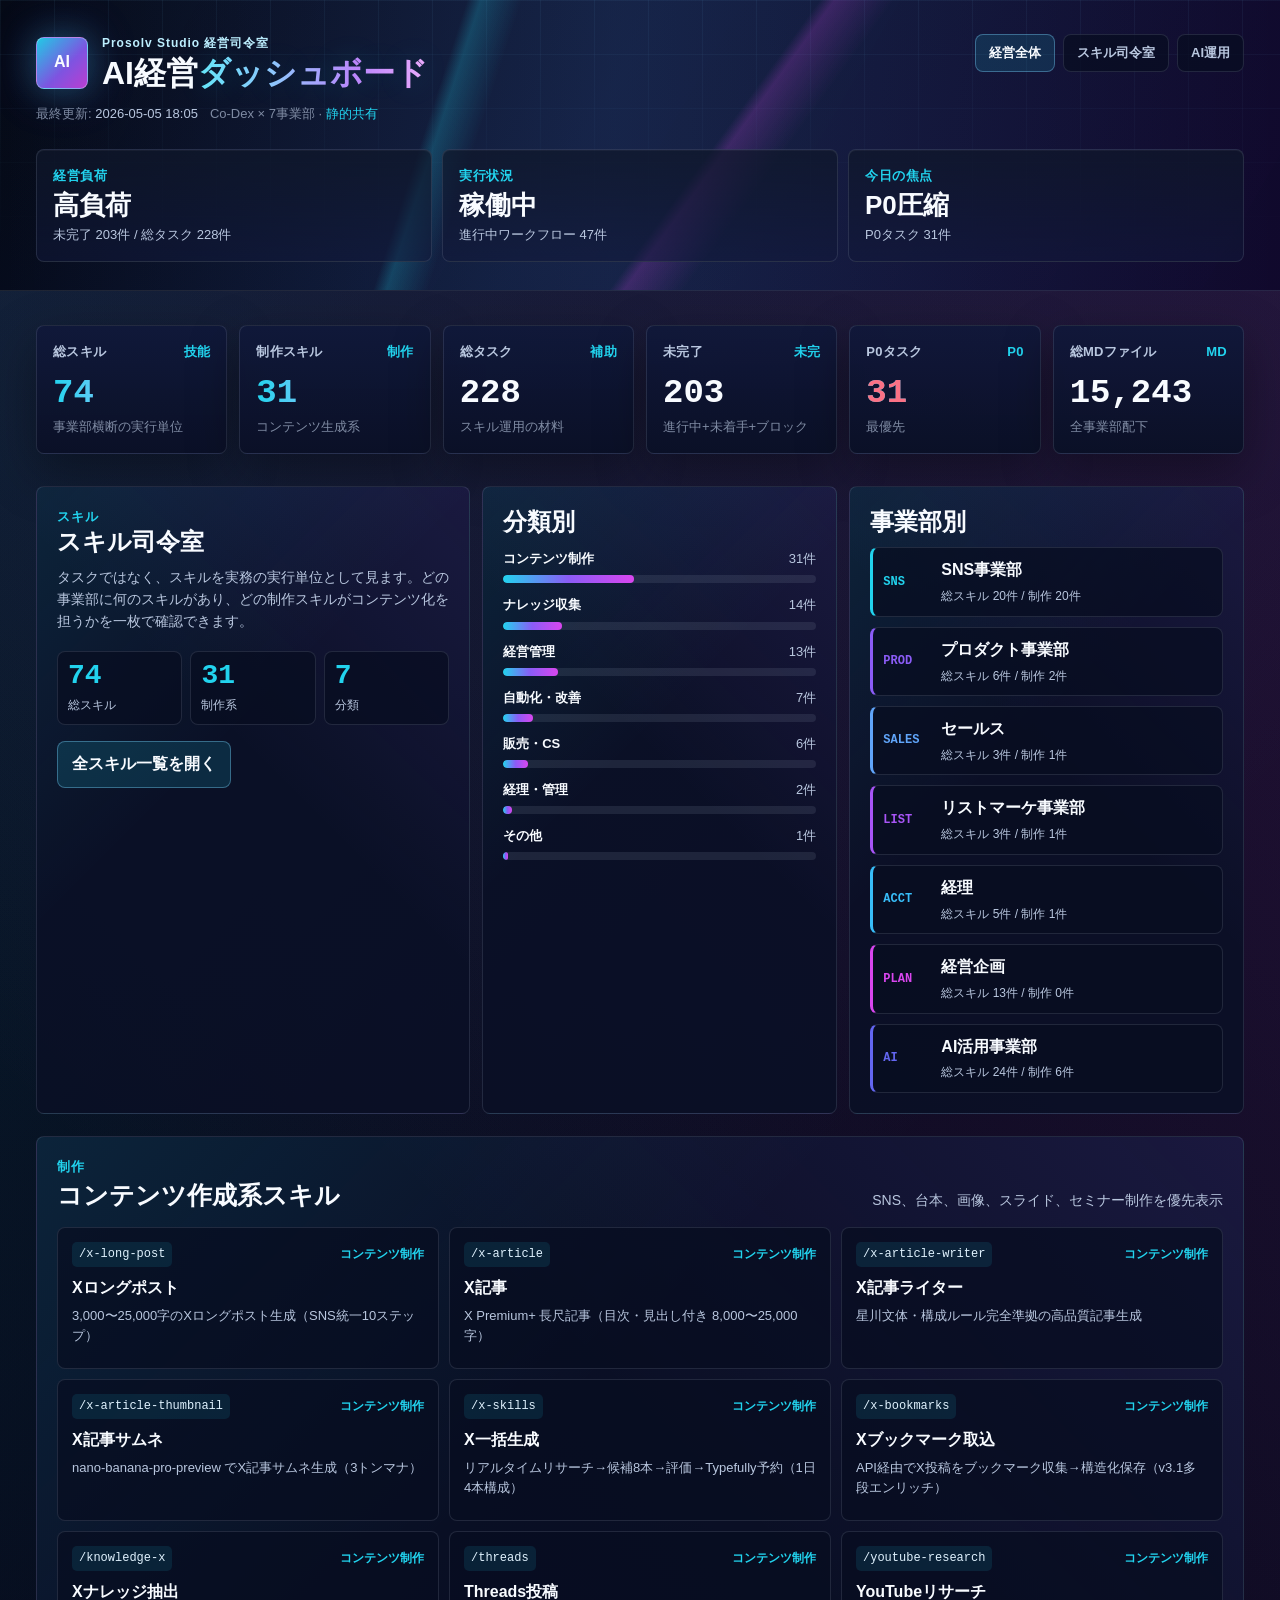
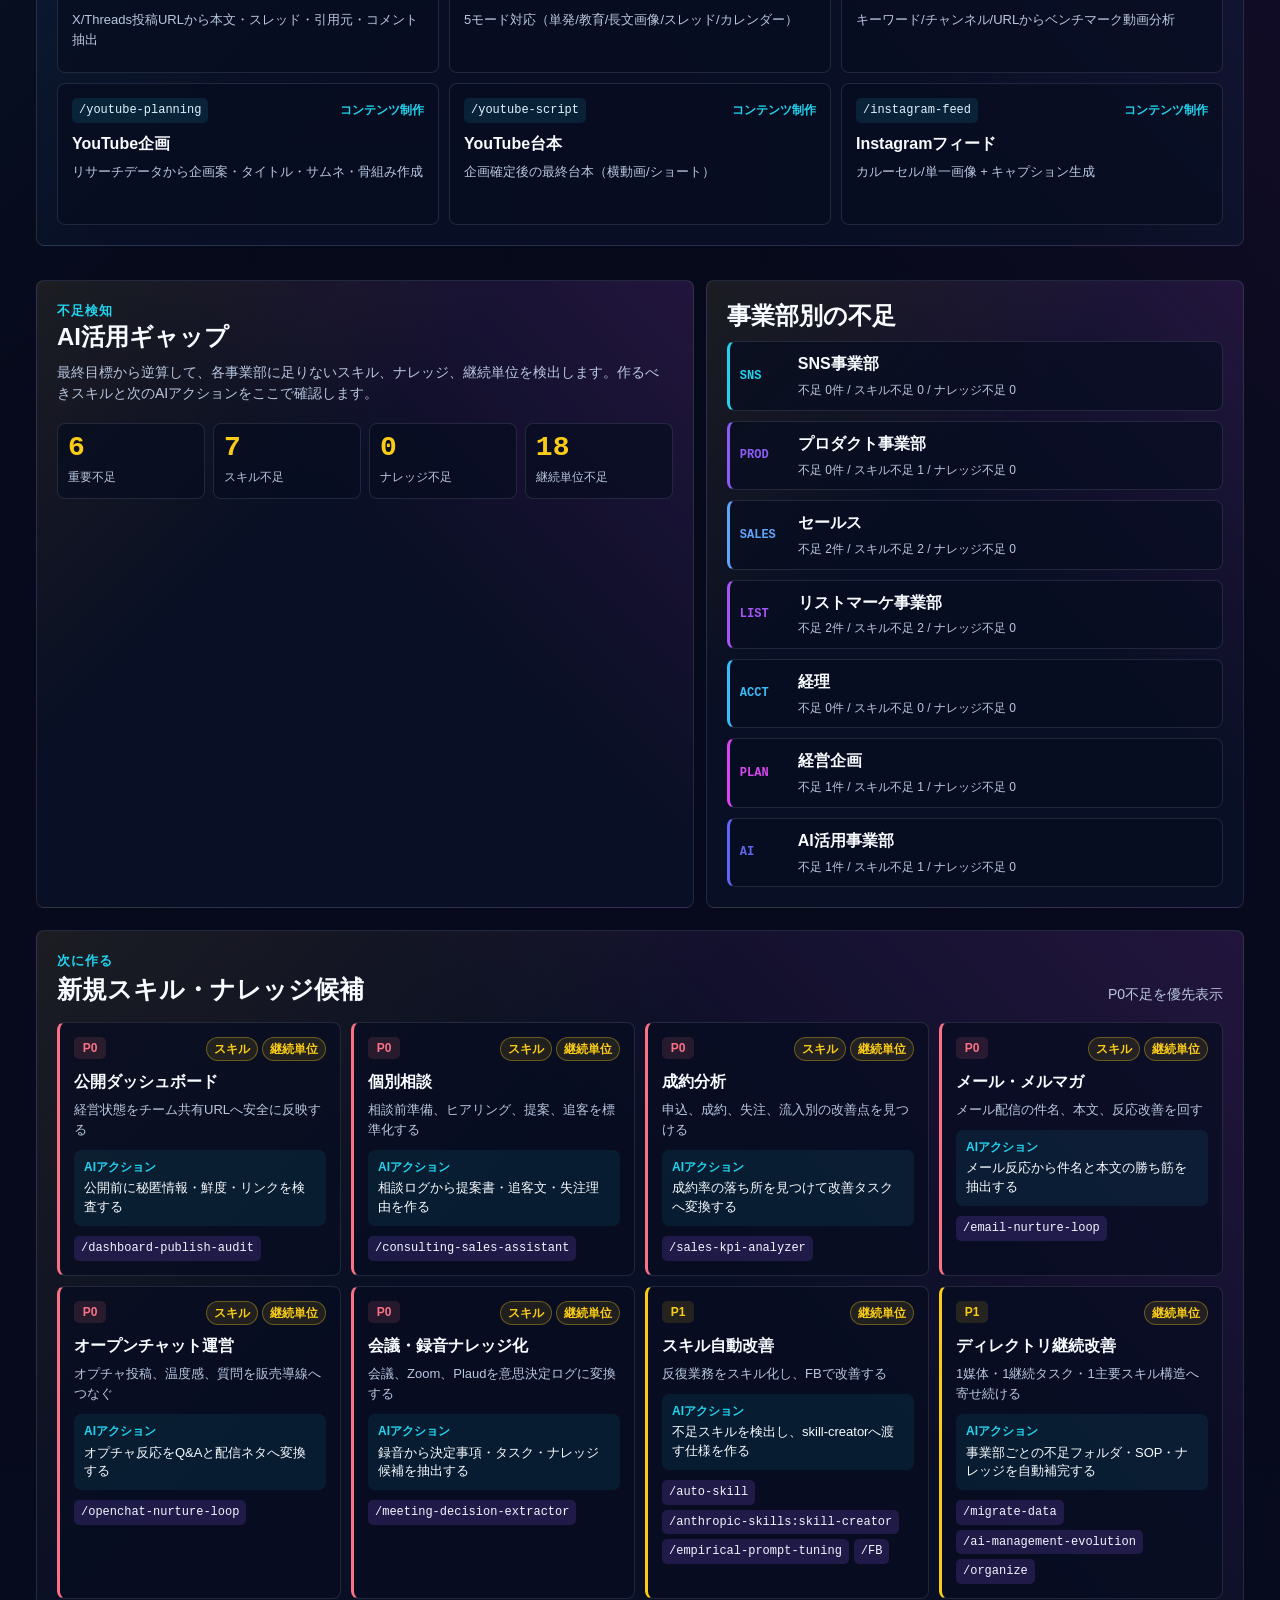
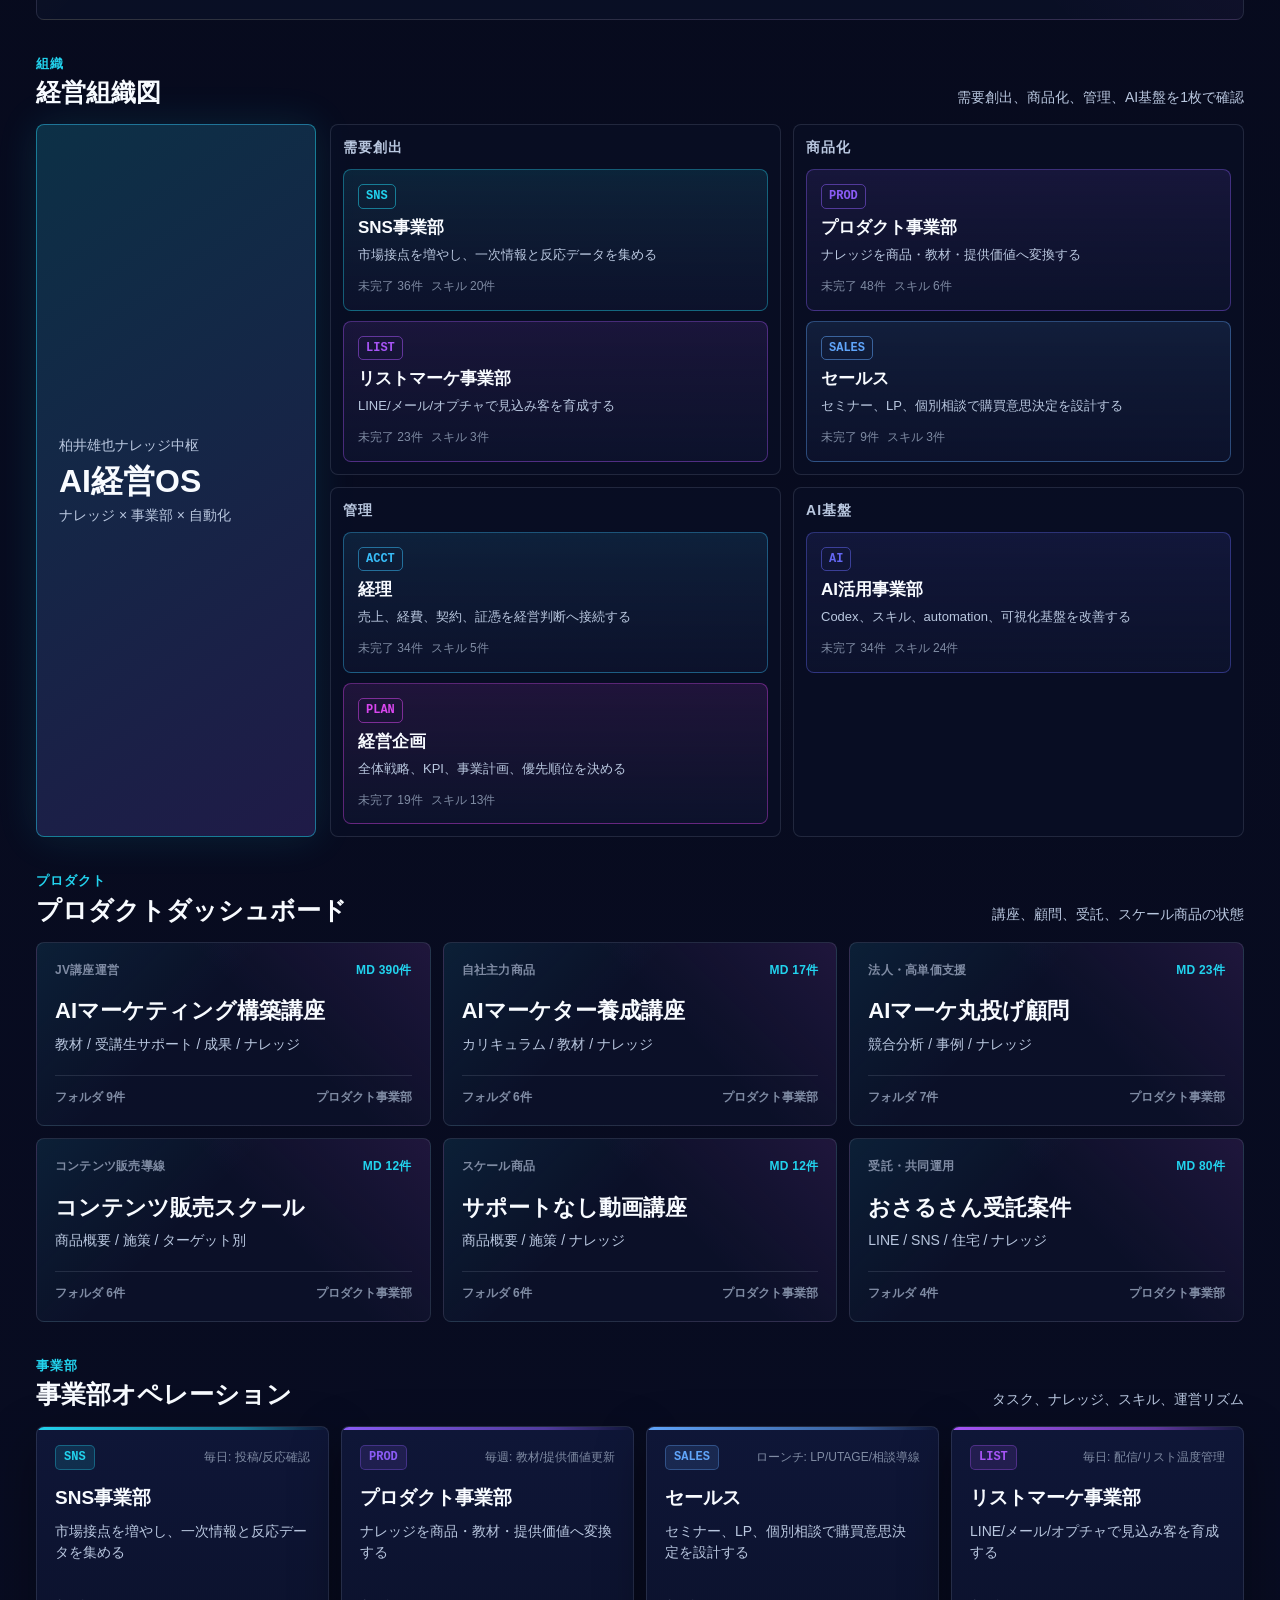
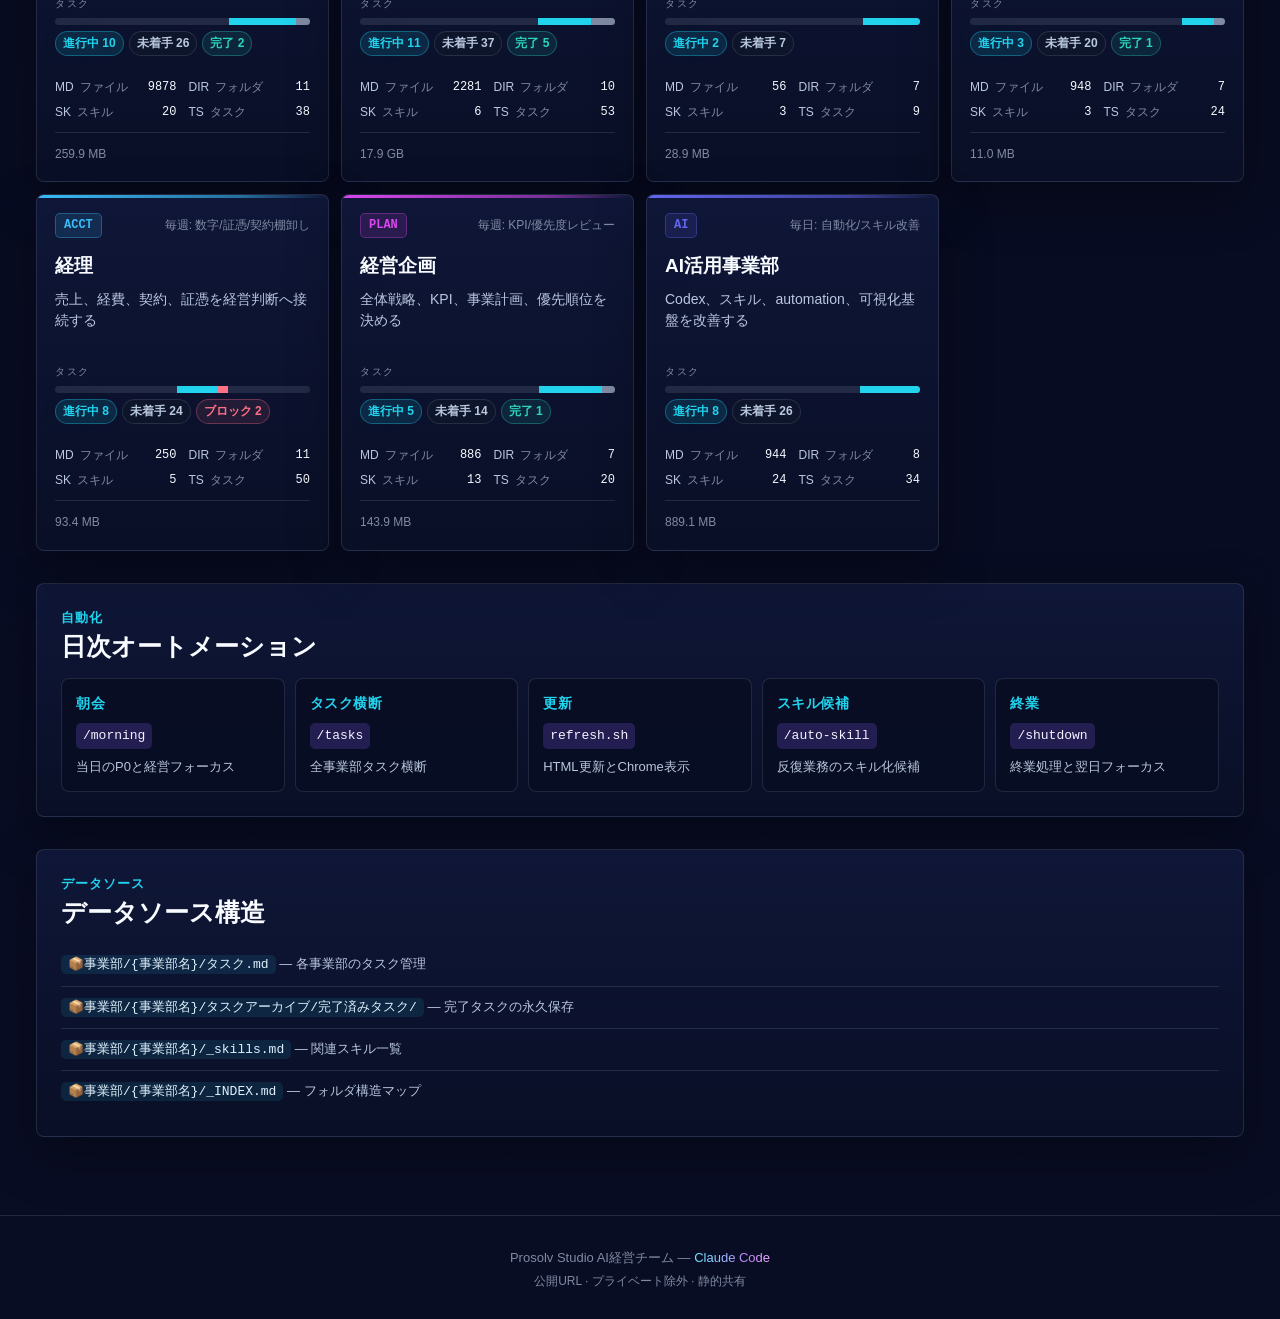
<file: index.html>
<!DOCTYPE html>
<html lang="ja">
<head>
<meta charset="UTF-8">
<title>Prosolv Studio 経営ダッシュボード</title>
<meta name="viewport" content="width=device-width, initial-scale=1.0">
<link rel="stylesheet" href="assets/style.css">
</head>
<body>

<header>
  <div class="grid-pattern"></div>
  <div class="hero-light"></div>
  <div class="header-inner">
    <div class="header-top">
      <div class="brand">
        <div class="brand-icon">AI</div>
        <div class="brand-text">
          <span class="brand-sub">Prosolv Studio 経営司令室</span>
          <h1>AI経営<span class="accent">ダッシュボード</span></h1>
        </div>
      </div>
      <div class="header-actions">
        <span class="nav-link active">経営全体</span>
        <a href="skills.html" class="nav-link">スキル司令室</a>
        <a href="事業部別ダッシュボード/AI活用事業部.html" class="nav-link">AI運用</a>
      </div>
    </div>
    <div class="header-meta">
      <span>最終更新: <span style="color:var(--muted)">2026-05-05 18:05</span></span>
      <span>Co-Dex × 7事業部 · <span class="highlight">静的共有</span></span>
    </div>
    
    <div class="exec-pulse">
      <div class="pulse-item">
        <span class="pulse-label">経営負荷</span>
        <strong>高負荷</strong>
        <span>未完了 203件 / 総タスク 228件</span>
      </div>
      <div class="pulse-item">
        <span class="pulse-label">実行状況</span>
        <strong>稼働中</strong>
        <span>進行中ワークフロー 47件</span>
      </div>
      <div class="pulse-item">
        <span class="pulse-label">今日の焦点</span>
        <strong>P0圧縮</strong>
        <span>P0タスク 31件</span>
      </div>
    </div>
  </div>
</header>

<div class="container">

  <!-- KPI Cards -->
  <div class="kpi-grid" style="margin-bottom:32px">
    <div class="card kpi-card highlight">
      <div class="kpi-label"><span>総スキル</span><span class="kpi-icon">技能</span></div>
      <div class="kpi-value">74</div>
      <div class="kpi-sub">事業部横断の実行単位</div>
    </div>
    <div class="card kpi-card highlight">
      <div class="kpi-label"><span>制作スキル</span><span class="kpi-icon">制作</span></div>
      <div class="kpi-value">31</div>
      <div class="kpi-sub">コンテンツ生成系</div>
    </div>
    <div class="card kpi-card">
      <div class="kpi-label"><span>総タスク</span><span class="kpi-icon">補助</span></div>
      <div class="kpi-value">228</div>
      <div class="kpi-sub">スキル運用の材料</div>
    </div>
    <div class="card kpi-card">
      <div class="kpi-label"><span>未完了</span><span class="kpi-icon">未完</span></div>
      <div class="kpi-value">203</div>
      <div class="kpi-sub">進行中+未着手+ブロック</div>
    </div>
    <div class="card kpi-card highlight">
      <div class="kpi-label"><span>P0タスク</span><span class="kpi-icon">P0</span></div>
      <div class="kpi-value" style="color:var(--danger)">31</div>
      <div class="kpi-sub">最優先</div>
    </div>
    <div class="card kpi-card">
      <div class="kpi-label"><span>総MDファイル</span><span class="kpi-icon">MD</span></div>
      <div class="kpi-value">15,243</div>
      <div class="kpi-sub">全事業部配下</div>
    </div>
  </div>

  <div class="dashboard-band">
    
    <div class="skill-command-layout">
      <div class="skill-hero-panel">
        <div class="section-eyebrow">スキル</div>
        <h3>スキル司令室</h3>
        <p>タスクではなく、スキルを実務の実行単位として見ます。どの事業部に何のスキルがあり、どの制作スキルがコンテンツ化を担うかを一枚で確認できます。</p>
        <div class="skill-hero-metrics">
          <div><strong>74</strong><span>総スキル</span></div>
          <div><strong>31</strong><span>制作系</span></div>
          <div><strong>7</strong><span>分類</span></div>
        </div>
        <a href="skills.html" class="skill-primary-link">全スキル一覧を開く</a>
      </div>
      <div class="skill-groups-panel">
        <h3>分類別</h3>
        
        <div class="skill-group-row">
          <div><strong>コンテンツ制作</strong><span>31件</span></div>
          <div class="skill-group-meter"><i style="width:41.9%"></i></div>
        </div>
        <div class="skill-group-row">
          <div><strong>ナレッジ収集</strong><span>14件</span></div>
          <div class="skill-group-meter"><i style="width:18.9%"></i></div>
        </div>
        <div class="skill-group-row">
          <div><strong>経営管理</strong><span>13件</span></div>
          <div class="skill-group-meter"><i style="width:17.6%"></i></div>
        </div>
        <div class="skill-group-row">
          <div><strong>自動化・改善</strong><span>7件</span></div>
          <div class="skill-group-meter"><i style="width:9.5%"></i></div>
        </div>
        <div class="skill-group-row">
          <div><strong>販売・CS</strong><span>6件</span></div>
          <div class="skill-group-meter"><i style="width:8.1%"></i></div>
        </div>
        <div class="skill-group-row">
          <div><strong>経理・管理</strong><span>2件</span></div>
          <div class="skill-group-meter"><i style="width:2.7%"></i></div>
        </div>
        <div class="skill-group-row">
          <div><strong>その他</strong><span>1件</span></div>
          <div class="skill-group-meter"><i style="width:1.4%"></i></div>
        </div>
      </div>
      <div class="skill-bu-panel">
        <h3>事業部別</h3>
        
        <a class="skill-bu-row" href="事業部別ダッシュボード/SNS事業部.html" style="--skill-bu-color:#22d3ee">
          <span>SNS</span>
          <strong>SNS事業部</strong>
          <small>総スキル 20件 / 制作 20件</small>
        </a>
        <a class="skill-bu-row" href="事業部別ダッシュボード/プロダクト事業部.html" style="--skill-bu-color:#8b5cf6">
          <span>PROD</span>
          <strong>プロダクト事業部</strong>
          <small>総スキル 6件 / 制作 2件</small>
        </a>
        <a class="skill-bu-row" href="事業部別ダッシュボード/セールス.html" style="--skill-bu-color:#60a5fa">
          <span>SALES</span>
          <strong>セールス</strong>
          <small>総スキル 3件 / 制作 1件</small>
        </a>
        <a class="skill-bu-row" href="事業部別ダッシュボード/リストマーケ事業部.html" style="--skill-bu-color:#a855f7">
          <span>LIST</span>
          <strong>リストマーケ事業部</strong>
          <small>総スキル 3件 / 制作 1件</small>
        </a>
        <a class="skill-bu-row" href="事業部別ダッシュボード/経理.html" style="--skill-bu-color:#38bdf8">
          <span>ACCT</span>
          <strong>経理</strong>
          <small>総スキル 5件 / 制作 1件</small>
        </a>
        <a class="skill-bu-row" href="事業部別ダッシュボード/経営企画.html" style="--skill-bu-color:#d946ef">
          <span>PLAN</span>
          <strong>経営企画</strong>
          <small>総スキル 13件 / 制作 0件</small>
        </a>
        <a class="skill-bu-row" href="事業部別ダッシュボード/AI活用事業部.html" style="--skill-bu-color:#6366f1">
          <span>AI</span>
          <strong>AI活用事業部</strong>
          <small>総スキル 24件 / 制作 6件</small>
        </a>
      </div>
    </div>
    <div class="content-skill-band">
      <div class="section-header">
        <div>
          <div class="section-eyebrow">制作</div>
          <h2 class="section-title">コンテンツ作成系スキル</h2>
        </div>
        <span class="section-subtitle">SNS、台本、画像、スライド、セミナー制作を優先表示</span>
      </div>
      <div class="skill-card-grid">
        <div class="skill-card">
          <div class="skill-card-top">
            <code>/x-long-post</code>
            <span>コンテンツ制作</span>
          </div>
          <strong>Xロングポスト</strong>
          <p>3,000〜25,000字のXロングポスト生成（SNS統一10ステップ）</p>
          
        </div>
        <div class="skill-card">
          <div class="skill-card-top">
            <code>/x-article</code>
            <span>コンテンツ制作</span>
          </div>
          <strong>X記事</strong>
          <p>X Premium+ 長尺記事（目次・見出し付き 8,000〜25,000字）</p>
          
        </div>
        <div class="skill-card">
          <div class="skill-card-top">
            <code>/x-article-writer</code>
            <span>コンテンツ制作</span>
          </div>
          <strong>X記事ライター</strong>
          <p>星川文体・構成ルール完全準拠の高品質記事生成</p>
          
        </div>
        <div class="skill-card">
          <div class="skill-card-top">
            <code>/x-article-thumbnail</code>
            <span>コンテンツ制作</span>
          </div>
          <strong>X記事サムネ</strong>
          <p>nano-banana-pro-preview でX記事サムネ生成（3トンマナ）</p>
          
        </div>
        <div class="skill-card">
          <div class="skill-card-top">
            <code>/x-skills</code>
            <span>コンテンツ制作</span>
          </div>
          <strong>X一括生成</strong>
          <p>リアルタイムリサーチ→候補8本→評価→Typefully予約（1日4本構成）</p>
          
        </div>
        <div class="skill-card">
          <div class="skill-card-top">
            <code>/x-bookmarks</code>
            <span>コンテンツ制作</span>
          </div>
          <strong>Xブックマーク取込</strong>
          <p>API経由でX投稿をブックマーク収集→構造化保存（v3.1多段エンリッチ）</p>
          
        </div>
        <div class="skill-card">
          <div class="skill-card-top">
            <code>/knowledge-x</code>
            <span>コンテンツ制作</span>
          </div>
          <strong>Xナレッジ抽出</strong>
          <p>X/Threads投稿URLから本文・スレッド・引用元・コメント抽出</p>
          
        </div>
        <div class="skill-card">
          <div class="skill-card-top">
            <code>/threads</code>
            <span>コンテンツ制作</span>
          </div>
          <strong>Threads投稿</strong>
          <p>5モード対応（単発/教育/長文画像/スレッド/カレンダー）</p>
          
        </div>
        <div class="skill-card">
          <div class="skill-card-top">
            <code>/youtube-research</code>
            <span>コンテンツ制作</span>
          </div>
          <strong>YouTubeリサーチ</strong>
          <p>キーワード/チャンネル/URLからベンチマーク動画分析</p>
          
        </div>
        <div class="skill-card">
          <div class="skill-card-top">
            <code>/youtube-planning</code>
            <span>コンテンツ制作</span>
          </div>
          <strong>YouTube企画</strong>
          <p>リサーチデータから企画案・タイトル・サムネ・骨組み作成</p>
          
        </div>
        <div class="skill-card">
          <div class="skill-card-top">
            <code>/youtube-script</code>
            <span>コンテンツ制作</span>
          </div>
          <strong>YouTube台本</strong>
          <p>企画確定後の最終台本（横動画/ショート）</p>
          
        </div>
        <div class="skill-card">
          <div class="skill-card-top">
            <code>/instagram-feed</code>
            <span>コンテンツ制作</span>
          </div>
          <strong>Instagramフィード</strong>
          <p>カルーセル/単一画像 + キャプション生成</p>
          
        </div></div>
    </div>
  </div>

  <div class="dashboard-band">
    
    <div class="gap-command-layout">
      <div class="gap-hero-panel">
        <div class="section-eyebrow">不足検知</div>
        <h3>AI活用ギャップ</h3>
        <p>最終目標から逆算して、各事業部に足りないスキル、ナレッジ、継続単位を検出します。作るべきスキルと次のAIアクションをここで確認します。</p>
        <div class="gap-hero-metrics">
          <div><strong>6</strong><span>重要不足</span></div>
          <div><strong>7</strong><span>スキル不足</span></div>
          <div><strong>0</strong><span>ナレッジ不足</span></div>
          <div><strong>18</strong><span>継続単位不足</span></div>
        </div>
      </div>
      <div class="gap-bu-panel">
        <h3>事業部別の不足</h3>
        
        <a class="gap-bu-row" href="事業部別ダッシュボード/SNS事業部.html" style="--gap-bu-color:#22d3ee">
          <span>SNS</span>
          <strong>SNS事業部</strong>
          <small>不足 0件 / スキル不足 0 / ナレッジ不足 0</small>
        </a>
        <a class="gap-bu-row" href="事業部別ダッシュボード/プロダクト事業部.html" style="--gap-bu-color:#8b5cf6">
          <span>PROD</span>
          <strong>プロダクト事業部</strong>
          <small>不足 0件 / スキル不足 1 / ナレッジ不足 0</small>
        </a>
        <a class="gap-bu-row" href="事業部別ダッシュボード/セールス.html" style="--gap-bu-color:#60a5fa">
          <span>SALES</span>
          <strong>セールス</strong>
          <small>不足 2件 / スキル不足 2 / ナレッジ不足 0</small>
        </a>
        <a class="gap-bu-row" href="事業部別ダッシュボード/リストマーケ事業部.html" style="--gap-bu-color:#a855f7">
          <span>LIST</span>
          <strong>リストマーケ事業部</strong>
          <small>不足 2件 / スキル不足 2 / ナレッジ不足 0</small>
        </a>
        <a class="gap-bu-row" href="事業部別ダッシュボード/経理.html" style="--gap-bu-color:#38bdf8">
          <span>ACCT</span>
          <strong>経理</strong>
          <small>不足 0件 / スキル不足 0 / ナレッジ不足 0</small>
        </a>
        <a class="gap-bu-row" href="事業部別ダッシュボード/経営企画.html" style="--gap-bu-color:#d946ef">
          <span>PLAN</span>
          <strong>経営企画</strong>
          <small>不足 1件 / スキル不足 1 / ナレッジ不足 0</small>
        </a>
        <a class="gap-bu-row" href="事業部別ダッシュボード/AI活用事業部.html" style="--gap-bu-color:#6366f1">
          <span>AI</span>
          <strong>AI活用事業部</strong>
          <small>不足 1件 / スキル不足 1 / ナレッジ不足 0</small>
        </a>
      </div>
    </div>
    <div class="gap-focus-band">
      <div class="section-header">
        <div>
          <div class="section-eyebrow">次に作る</div>
          <h2 class="section-title">新規スキル・ナレッジ候補</h2>
        </div>
        <span class="section-subtitle">P0不足を優先表示</span>
      </div>
      <div class="gap-card-grid">
        <div class="gap-card p0">
          <div class="gap-card-top">
            <span class="gap-priority">P0</span>
            <div class="gap-tags"><span class="tag warning">スキル</span><span class="tag warning">継続単位</span></div>
          </div>
          <strong>公開ダッシュボード</strong>
          <p>経営状態をチーム共有URLへ安全に反映する</p>
          <div class="gap-action"><span>AIアクション</span>公開前に秘匿情報・鮮度・リンクを検査する</div>
          <div class="gap-skill-line"><code>/dashboard-publish-audit</code></div>
          
        </div>
        <div class="gap-card p0">
          <div class="gap-card-top">
            <span class="gap-priority">P0</span>
            <div class="gap-tags"><span class="tag warning">スキル</span><span class="tag warning">継続単位</span></div>
          </div>
          <strong>個別相談</strong>
          <p>相談前準備、ヒアリング、提案、追客を標準化する</p>
          <div class="gap-action"><span>AIアクション</span>相談ログから提案書・追客文・失注理由を作る</div>
          <div class="gap-skill-line"><code>/consulting-sales-assistant</code></div>
          
        </div>
        <div class="gap-card p0">
          <div class="gap-card-top">
            <span class="gap-priority">P0</span>
            <div class="gap-tags"><span class="tag warning">スキル</span><span class="tag warning">継続単位</span></div>
          </div>
          <strong>成約分析</strong>
          <p>申込、成約、失注、流入別の改善点を見つける</p>
          <div class="gap-action"><span>AIアクション</span>成約率の落ち所を見つけて改善タスクへ変換する</div>
          <div class="gap-skill-line"><code>/sales-kpi-analyzer</code></div>
          
        </div>
        <div class="gap-card p0">
          <div class="gap-card-top">
            <span class="gap-priority">P0</span>
            <div class="gap-tags"><span class="tag warning">スキル</span><span class="tag warning">継続単位</span></div>
          </div>
          <strong>メール・メルマガ</strong>
          <p>メール配信の件名、本文、反応改善を回す</p>
          <div class="gap-action"><span>AIアクション</span>メール反応から件名と本文の勝ち筋を抽出する</div>
          <div class="gap-skill-line"><code>/email-nurture-loop</code></div>
          
        </div>
        <div class="gap-card p0">
          <div class="gap-card-top">
            <span class="gap-priority">P0</span>
            <div class="gap-tags"><span class="tag warning">スキル</span><span class="tag warning">継続単位</span></div>
          </div>
          <strong>オープンチャット運営</strong>
          <p>オプチャ投稿、温度感、質問を販売導線へつなぐ</p>
          <div class="gap-action"><span>AIアクション</span>オプチャ反応をQ&amp;Aと配信ネタへ変換する</div>
          <div class="gap-skill-line"><code>/openchat-nurture-loop</code></div>
          
        </div>
        <div class="gap-card p0">
          <div class="gap-card-top">
            <span class="gap-priority">P0</span>
            <div class="gap-tags"><span class="tag warning">スキル</span><span class="tag warning">継続単位</span></div>
          </div>
          <strong>会議・録音ナレッジ化</strong>
          <p>会議、Zoom、Plaudを意思決定ログに変換する</p>
          <div class="gap-action"><span>AIアクション</span>録音から決定事項・タスク・ナレッジ候補を抽出する</div>
          <div class="gap-skill-line"><code>/meeting-decision-extractor</code></div>
          
        </div>
        <div class="gap-card p1">
          <div class="gap-card-top">
            <span class="gap-priority">P1</span>
            <div class="gap-tags"><span class="tag warning">継続単位</span></div>
          </div>
          <strong>スキル自動改善</strong>
          <p>反復業務をスキル化し、FBで改善する</p>
          <div class="gap-action"><span>AIアクション</span>不足スキルを検出し、skill-creatorへ渡す仕様を作る</div>
          <div class="gap-skill-line"><code>/auto-skill</code><code>/anthropic-skills:skill-creator</code><code>/empirical-prompt-tuning</code><code>/FB</code></div>
          
        </div>
        <div class="gap-card p1">
          <div class="gap-card-top">
            <span class="gap-priority">P1</span>
            <div class="gap-tags"><span class="tag warning">継続単位</span></div>
          </div>
          <strong>ディレクトリ継続改善</strong>
          <p>1媒体・1継続タスク・1主要スキル構造へ寄せ続ける</p>
          <div class="gap-action"><span>AIアクション</span>事業部ごとの不足フォルダ・SOP・ナレッジを自動補完する</div>
          <div class="gap-skill-line"><code>/migrate-data</code><code>/ai-management-evolution</code><code>/organize</code></div>
          
        </div></div>
    </div>
  </div>

  <div class="dashboard-band">
    <div class="section-header">
      <div>
        <div class="section-eyebrow">組織</div>
        <h2 class="section-title">経営組織図</h2>
      </div>
      <span class="section-subtitle">需要創出、商品化、管理、AI基盤を1枚で確認</span>
    </div>
    
    <div class="org-map">
      <div class="org-core">
        <span>柏井雄也ナレッジ中枢</span>
        <strong>AI経営OS</strong>
        <small>ナレッジ × 事業部 × 自動化</small>
      </div>
      <div class="org-groups">
        <div class="org-group">
          <div class="org-group-title">需要創出</div>
          <div class="org-nodes">
            <a class="org-node" href="事業部別ダッシュボード/SNS事業部.html" style="--node-color:#22d3ee">
              <span class="org-node-id">SNS</span>
              <strong>SNS事業部</strong>
              <small>市場接点を増やし、一次情報と反応データを集める</small>
              <div class="org-node-meta">
                <span>未完了 36件</span>
                <span>スキル 20件</span>
              </div>
            </a>
            <a class="org-node" href="事業部別ダッシュボード/リストマーケ事業部.html" style="--node-color:#a855f7">
              <span class="org-node-id">LIST</span>
              <strong>リストマーケ事業部</strong>
              <small>LINE/メール/オプチャで見込み客を育成する</small>
              <div class="org-node-meta">
                <span>未完了 23件</span>
                <span>スキル 3件</span>
              </div>
            </a></div>
        </div>
        <div class="org-group">
          <div class="org-group-title">商品化</div>
          <div class="org-nodes">
            <a class="org-node" href="事業部別ダッシュボード/プロダクト事業部.html" style="--node-color:#8b5cf6">
              <span class="org-node-id">PROD</span>
              <strong>プロダクト事業部</strong>
              <small>ナレッジを商品・教材・提供価値へ変換する</small>
              <div class="org-node-meta">
                <span>未完了 48件</span>
                <span>スキル 6件</span>
              </div>
            </a>
            <a class="org-node" href="事業部別ダッシュボード/セールス.html" style="--node-color:#60a5fa">
              <span class="org-node-id">SALES</span>
              <strong>セールス</strong>
              <small>セミナー、LP、個別相談で購買意思決定を設計する</small>
              <div class="org-node-meta">
                <span>未完了 9件</span>
                <span>スキル 3件</span>
              </div>
            </a></div>
        </div>
        <div class="org-group">
          <div class="org-group-title">管理</div>
          <div class="org-nodes">
            <a class="org-node" href="事業部別ダッシュボード/経理.html" style="--node-color:#38bdf8">
              <span class="org-node-id">ACCT</span>
              <strong>経理</strong>
              <small>売上、経費、契約、証憑を経営判断へ接続する</small>
              <div class="org-node-meta">
                <span>未完了 34件</span>
                <span>スキル 5件</span>
              </div>
            </a>
            <a class="org-node" href="事業部別ダッシュボード/経営企画.html" style="--node-color:#d946ef">
              <span class="org-node-id">PLAN</span>
              <strong>経営企画</strong>
              <small>全体戦略、KPI、事業計画、優先順位を決める</small>
              <div class="org-node-meta">
                <span>未完了 19件</span>
                <span>スキル 13件</span>
              </div>
            </a></div>
        </div>
        <div class="org-group">
          <div class="org-group-title">AI基盤</div>
          <div class="org-nodes">
            <a class="org-node" href="事業部別ダッシュボード/AI活用事業部.html" style="--node-color:#6366f1">
              <span class="org-node-id">AI</span>
              <strong>AI活用事業部</strong>
              <small>Codex、スキル、automation、可視化基盤を改善する</small>
              <div class="org-node-meta">
                <span>未完了 34件</span>
                <span>スキル 24件</span>
              </div>
            </a></div>
        </div></div>
    </div>
  </div>

  <div class="dashboard-band">
    <div class="section-header">
      <div>
        <div class="section-eyebrow">プロダクト</div>
        <h2 class="section-title">プロダクトダッシュボード</h2>
      </div>
      <span class="section-subtitle">講座、顧問、受託、スケール商品の状態</span>
    </div>
    <div class="product-grid">
        <div class="product-card">
          <div class="product-topline">
            <span>JV講座運営</span>
            <b>MD 390件</b>
          </div>
          <h3>AIマーケティング構築講座</h3>
          <p>教材 / 受講生サポート / 成果 / ナレッジ</p>
          <div class="product-metrics">
            <span>フォルダ 9件</span>
            <span>プロダクト事業部</span>
          </div>
        </div>
        <div class="product-card">
          <div class="product-topline">
            <span>自社主力商品</span>
            <b>MD 17件</b>
          </div>
          <h3>AIマーケター養成講座</h3>
          <p>カリキュラム / 教材 / ナレッジ</p>
          <div class="product-metrics">
            <span>フォルダ 6件</span>
            <span>プロダクト事業部</span>
          </div>
        </div>
        <div class="product-card">
          <div class="product-topline">
            <span>法人・高単価支援</span>
            <b>MD 23件</b>
          </div>
          <h3>AIマーケ丸投げ顧問</h3>
          <p>競合分析 / 事例 / ナレッジ</p>
          <div class="product-metrics">
            <span>フォルダ 7件</span>
            <span>プロダクト事業部</span>
          </div>
        </div>
        <div class="product-card">
          <div class="product-topline">
            <span>コンテンツ販売導線</span>
            <b>MD 12件</b>
          </div>
          <h3>コンテンツ販売スクール</h3>
          <p>商品概要 / 施策 / ターゲット別</p>
          <div class="product-metrics">
            <span>フォルダ 6件</span>
            <span>プロダクト事業部</span>
          </div>
        </div>
        <div class="product-card">
          <div class="product-topline">
            <span>スケール商品</span>
            <b>MD 12件</b>
          </div>
          <h3>サポートなし動画講座</h3>
          <p>商品概要 / 施策 / ナレッジ</p>
          <div class="product-metrics">
            <span>フォルダ 6件</span>
            <span>プロダクト事業部</span>
          </div>
        </div>
        <div class="product-card">
          <div class="product-topline">
            <span>受託・共同運用</span>
            <b>MD 80件</b>
          </div>
          <h3>おさるさん受託案件</h3>
          <p>LINE / SNS / 住宅 / ナレッジ</p>
          <div class="product-metrics">
            <span>フォルダ 4件</span>
            <span>プロダクト事業部</span>
          </div>
        </div></div>
  </div>

  <!-- Business Units -->
  <div style="margin-bottom:32px">
    <div class="section-header">
      <div>
        <div class="section-eyebrow">事業部</div>
        <h2 class="section-title">事業部オペレーション</h2>
      </div>
      <span class="section-subtitle">タスク、ナレッジ、スキル、運営リズム</span>
    </div>
    <div class="bu-grid">
    <a href="事業部別ダッシュボード/SNS事業部.html" class="card bu-card" style="--bu-color:#22d3ee">
      <div class="bu-bar" style="background:linear-gradient(90deg, #22d3ee, #22d3ee88 70%, transparent)"></div>
      <div style="display:flex;align-items:center;gap:8px">
        <span class="bu-id" style="background:#22d3ee22;color:#22d3ee;border:1px solid #22d3ee55">SNS</span>
        <span class="bu-cadence">毎日: 投稿/反応確認</span>
      </div>
      <div class="bu-name">SNS事業部</div>
      <div class="bu-duties">市場接点を増やし、一次情報と反応データを集める</div>
      <div style="margin-top:8px">
        <div style="font-size:10px;letter-spacing:0.15em;text-transform:uppercase;color:var(--muted-2);font-family:monospace;margin-bottom:6px">タスク</div>
        <div class="task-bar"><div class="bar-seg" style="flex-basis:68.4%;background:var(--accent-bright)" title="new: 26"></div><div class="bar-seg" style="flex-basis:26.3%;background:var(--accent)" title="in_progress: 10"></div><div class="bar-seg" style="flex-basis:5.3%;background:var(--muted-2)" title="done: 2"></div></div>
        <div style="margin-top:6px"><div class="bu-tags"><span class="tag accent">進行中 10</span> <span class="tag">未着手 26</span> <span class="tag success">完了 2</span></div></div>
      </div>
      <div class="bu-meta" style="margin-top:12px">
        <div class="bu-meta-item"><span>MD</span><span style="color:var(--muted-2)">ファイル</span><span class="meta-val">9878</span></div>
        <div class="bu-meta-item"><span>DIR</span><span style="color:var(--muted-2)">フォルダ</span><span class="meta-val">11</span></div>
        <div class="bu-meta-item"><span>SK</span><span style="color:var(--muted-2)">スキル</span><span class="meta-val">20</span></div>
        <div class="bu-meta-item"><span>TS</span><span style="color:var(--muted-2)">タスク</span><span class="meta-val">38</span></div>
      </div>
      <div class="bu-footer">
        <span>259.9 MB</span>
      </div>
    </a>
    <a href="事業部別ダッシュボード/プロダクト事業部.html" class="card bu-card" style="--bu-color:#8b5cf6">
      <div class="bu-bar" style="background:linear-gradient(90deg, #8b5cf6, #8b5cf688 70%, transparent)"></div>
      <div style="display:flex;align-items:center;gap:8px">
        <span class="bu-id" style="background:#8b5cf622;color:#8b5cf6;border:1px solid #8b5cf655">PROD</span>
        <span class="bu-cadence">毎週: 教材/提供価値更新</span>
      </div>
      <div class="bu-name">プロダクト事業部</div>
      <div class="bu-duties">ナレッジを商品・教材・提供価値へ変換する</div>
      <div style="margin-top:8px">
        <div style="font-size:10px;letter-spacing:0.15em;text-transform:uppercase;color:var(--muted-2);font-family:monospace;margin-bottom:6px">タスク</div>
        <div class="task-bar"><div class="bar-seg" style="flex-basis:69.8%;background:var(--accent-bright)" title="new: 37"></div><div class="bar-seg" style="flex-basis:20.8%;background:var(--accent)" title="in_progress: 11"></div><div class="bar-seg" style="flex-basis:9.4%;background:var(--muted-2)" title="done: 5"></div></div>
        <div style="margin-top:6px"><div class="bu-tags"><span class="tag accent">進行中 11</span> <span class="tag">未着手 37</span> <span class="tag success">完了 5</span></div></div>
      </div>
      <div class="bu-meta" style="margin-top:12px">
        <div class="bu-meta-item"><span>MD</span><span style="color:var(--muted-2)">ファイル</span><span class="meta-val">2281</span></div>
        <div class="bu-meta-item"><span>DIR</span><span style="color:var(--muted-2)">フォルダ</span><span class="meta-val">10</span></div>
        <div class="bu-meta-item"><span>SK</span><span style="color:var(--muted-2)">スキル</span><span class="meta-val">6</span></div>
        <div class="bu-meta-item"><span>TS</span><span style="color:var(--muted-2)">タスク</span><span class="meta-val">53</span></div>
      </div>
      <div class="bu-footer">
        <span>17.9 GB</span>
      </div>
    </a>
    <a href="事業部別ダッシュボード/セールス.html" class="card bu-card" style="--bu-color:#60a5fa">
      <div class="bu-bar" style="background:linear-gradient(90deg, #60a5fa, #60a5fa88 70%, transparent)"></div>
      <div style="display:flex;align-items:center;gap:8px">
        <span class="bu-id" style="background:#60a5fa22;color:#60a5fa;border:1px solid #60a5fa55">SALES</span>
        <span class="bu-cadence">ローンチ: LP/UTAGE/相談導線</span>
      </div>
      <div class="bu-name">セールス</div>
      <div class="bu-duties">セミナー、LP、個別相談で購買意思決定を設計する</div>
      <div style="margin-top:8px">
        <div style="font-size:10px;letter-spacing:0.15em;text-transform:uppercase;color:var(--muted-2);font-family:monospace;margin-bottom:6px">タスク</div>
        <div class="task-bar"><div class="bar-seg" style="flex-basis:77.8%;background:var(--accent-bright)" title="new: 7"></div><div class="bar-seg" style="flex-basis:22.2%;background:var(--accent)" title="in_progress: 2"></div></div>
        <div style="margin-top:6px"><div class="bu-tags"><span class="tag accent">進行中 2</span> <span class="tag">未着手 7</span></div></div>
      </div>
      <div class="bu-meta" style="margin-top:12px">
        <div class="bu-meta-item"><span>MD</span><span style="color:var(--muted-2)">ファイル</span><span class="meta-val">56</span></div>
        <div class="bu-meta-item"><span>DIR</span><span style="color:var(--muted-2)">フォルダ</span><span class="meta-val">7</span></div>
        <div class="bu-meta-item"><span>SK</span><span style="color:var(--muted-2)">スキル</span><span class="meta-val">3</span></div>
        <div class="bu-meta-item"><span>TS</span><span style="color:var(--muted-2)">タスク</span><span class="meta-val">9</span></div>
      </div>
      <div class="bu-footer">
        <span>28.9 MB</span>
      </div>
    </a>
    <a href="事業部別ダッシュボード/リストマーケ事業部.html" class="card bu-card" style="--bu-color:#a855f7">
      <div class="bu-bar" style="background:linear-gradient(90deg, #a855f7, #a855f788 70%, transparent)"></div>
      <div style="display:flex;align-items:center;gap:8px">
        <span class="bu-id" style="background:#a855f722;color:#a855f7;border:1px solid #a855f755">LIST</span>
        <span class="bu-cadence">毎日: 配信/リスト温度管理</span>
      </div>
      <div class="bu-name">リストマーケ事業部</div>
      <div class="bu-duties">LINE/メール/オプチャで見込み客を育成する</div>
      <div style="margin-top:8px">
        <div style="font-size:10px;letter-spacing:0.15em;text-transform:uppercase;color:var(--muted-2);font-family:monospace;margin-bottom:6px">タスク</div>
        <div class="task-bar"><div class="bar-seg" style="flex-basis:83.3%;background:var(--accent-bright)" title="new: 20"></div><div class="bar-seg" style="flex-basis:12.5%;background:var(--accent)" title="in_progress: 3"></div><div class="bar-seg" style="flex-basis:4.2%;background:var(--muted-2)" title="done: 1"></div></div>
        <div style="margin-top:6px"><div class="bu-tags"><span class="tag accent">進行中 3</span> <span class="tag">未着手 20</span> <span class="tag success">完了 1</span></div></div>
      </div>
      <div class="bu-meta" style="margin-top:12px">
        <div class="bu-meta-item"><span>MD</span><span style="color:var(--muted-2)">ファイル</span><span class="meta-val">948</span></div>
        <div class="bu-meta-item"><span>DIR</span><span style="color:var(--muted-2)">フォルダ</span><span class="meta-val">7</span></div>
        <div class="bu-meta-item"><span>SK</span><span style="color:var(--muted-2)">スキル</span><span class="meta-val">3</span></div>
        <div class="bu-meta-item"><span>TS</span><span style="color:var(--muted-2)">タスク</span><span class="meta-val">24</span></div>
      </div>
      <div class="bu-footer">
        <span>11.0 MB</span>
      </div>
    </a>
    <a href="事業部別ダッシュボード/経理.html" class="card bu-card" style="--bu-color:#38bdf8">
      <div class="bu-bar" style="background:linear-gradient(90deg, #38bdf8, #38bdf888 70%, transparent)"></div>
      <div style="display:flex;align-items:center;gap:8px">
        <span class="bu-id" style="background:#38bdf822;color:#38bdf8;border:1px solid #38bdf855">ACCT</span>
        <span class="bu-cadence">毎週: 数字/証憑/契約棚卸し</span>
      </div>
      <div class="bu-name">経理</div>
      <div class="bu-duties">売上、経費、契約、証憑を経営判断へ接続する</div>
      <div style="margin-top:8px">
        <div style="font-size:10px;letter-spacing:0.15em;text-transform:uppercase;color:var(--muted-2);font-family:monospace;margin-bottom:6px">タスク</div>
        <div class="task-bar"><div class="bar-seg" style="flex-basis:48.0%;background:var(--accent-bright)" title="new: 24"></div><div class="bar-seg" style="flex-basis:16.0%;background:var(--accent)" title="in_progress: 8"></div><div class="bar-seg" style="flex-basis:4.0%;background:var(--danger)" title="blocked: 2"></div><div class="bar-seg" style="flex-basis:32.0%;background:var(--border-strong)" title="deferred: 16"></div></div>
        <div style="margin-top:6px"><div class="bu-tags"><span class="tag accent">進行中 8</span> <span class="tag">未着手 24</span> <span class="tag danger">ブロック 2</span></div></div>
      </div>
      <div class="bu-meta" style="margin-top:12px">
        <div class="bu-meta-item"><span>MD</span><span style="color:var(--muted-2)">ファイル</span><span class="meta-val">250</span></div>
        <div class="bu-meta-item"><span>DIR</span><span style="color:var(--muted-2)">フォルダ</span><span class="meta-val">11</span></div>
        <div class="bu-meta-item"><span>SK</span><span style="color:var(--muted-2)">スキル</span><span class="meta-val">5</span></div>
        <div class="bu-meta-item"><span>TS</span><span style="color:var(--muted-2)">タスク</span><span class="meta-val">50</span></div>
      </div>
      <div class="bu-footer">
        <span>93.4 MB</span>
      </div>
    </a>
    <a href="事業部別ダッシュボード/経営企画.html" class="card bu-card" style="--bu-color:#d946ef">
      <div class="bu-bar" style="background:linear-gradient(90deg, #d946ef, #d946ef88 70%, transparent)"></div>
      <div style="display:flex;align-items:center;gap:8px">
        <span class="bu-id" style="background:#d946ef22;color:#d946ef;border:1px solid #d946ef55">PLAN</span>
        <span class="bu-cadence">毎週: KPI/優先度レビュー</span>
      </div>
      <div class="bu-name">経営企画</div>
      <div class="bu-duties">全体戦略、KPI、事業計画、優先順位を決める</div>
      <div style="margin-top:8px">
        <div style="font-size:10px;letter-spacing:0.15em;text-transform:uppercase;color:var(--muted-2);font-family:monospace;margin-bottom:6px">タスク</div>
        <div class="task-bar"><div class="bar-seg" style="flex-basis:70.0%;background:var(--accent-bright)" title="new: 14"></div><div class="bar-seg" style="flex-basis:25.0%;background:var(--accent)" title="in_progress: 5"></div><div class="bar-seg" style="flex-basis:5.0%;background:var(--muted-2)" title="done: 1"></div></div>
        <div style="margin-top:6px"><div class="bu-tags"><span class="tag accent">進行中 5</span> <span class="tag">未着手 14</span> <span class="tag success">完了 1</span></div></div>
      </div>
      <div class="bu-meta" style="margin-top:12px">
        <div class="bu-meta-item"><span>MD</span><span style="color:var(--muted-2)">ファイル</span><span class="meta-val">886</span></div>
        <div class="bu-meta-item"><span>DIR</span><span style="color:var(--muted-2)">フォルダ</span><span class="meta-val">7</span></div>
        <div class="bu-meta-item"><span>SK</span><span style="color:var(--muted-2)">スキル</span><span class="meta-val">13</span></div>
        <div class="bu-meta-item"><span>TS</span><span style="color:var(--muted-2)">タスク</span><span class="meta-val">20</span></div>
      </div>
      <div class="bu-footer">
        <span>143.9 MB</span>
      </div>
    </a>
    <a href="事業部別ダッシュボード/AI活用事業部.html" class="card bu-card" style="--bu-color:#6366f1">
      <div class="bu-bar" style="background:linear-gradient(90deg, #6366f1, #6366f188 70%, transparent)"></div>
      <div style="display:flex;align-items:center;gap:8px">
        <span class="bu-id" style="background:#6366f122;color:#6366f1;border:1px solid #6366f155">AI</span>
        <span class="bu-cadence">毎日: 自動化/スキル改善</span>
      </div>
      <div class="bu-name">AI活用事業部</div>
      <div class="bu-duties">Codex、スキル、automation、可視化基盤を改善する</div>
      <div style="margin-top:8px">
        <div style="font-size:10px;letter-spacing:0.15em;text-transform:uppercase;color:var(--muted-2);font-family:monospace;margin-bottom:6px">タスク</div>
        <div class="task-bar"><div class="bar-seg" style="flex-basis:76.5%;background:var(--accent-bright)" title="new: 26"></div><div class="bar-seg" style="flex-basis:23.5%;background:var(--accent)" title="in_progress: 8"></div></div>
        <div style="margin-top:6px"><div class="bu-tags"><span class="tag accent">進行中 8</span> <span class="tag">未着手 26</span></div></div>
      </div>
      <div class="bu-meta" style="margin-top:12px">
        <div class="bu-meta-item"><span>MD</span><span style="color:var(--muted-2)">ファイル</span><span class="meta-val">944</span></div>
        <div class="bu-meta-item"><span>DIR</span><span style="color:var(--muted-2)">フォルダ</span><span class="meta-val">8</span></div>
        <div class="bu-meta-item"><span>SK</span><span style="color:var(--muted-2)">スキル</span><span class="meta-val">24</span></div>
        <div class="bu-meta-item"><span>TS</span><span style="color:var(--muted-2)">タスク</span><span class="meta-val">34</span></div>
      </div>
      <div class="bu-footer">
        <span>889.1 MB</span>
      </div>
    </a>
    </div>
  </div>

  <!-- Quick Actions -->
  <div class="card" style="padding:24px;margin-bottom:32px">
    <div class="section-header">
      <div>
        <div class="section-eyebrow">自動化</div>
        <h2 class="section-title">日次オートメーション</h2>
      </div>
    </div>
    <div class="quick-grid">
      <div class="quick-item"><strong>朝会</strong><code>/morning</code><span>当日のP0と経営フォーカス</span></div>
      <div class="quick-item"><strong>タスク横断</strong><code>/tasks</code><span>全事業部タスク横断</span></div>
      <div class="quick-item"><strong>更新</strong><code>refresh.sh</code><span>HTML更新とChrome表示</span></div>
      <div class="quick-item"><strong>スキル候補</strong><code>/auto-skill</code><span>反復業務のスキル化候補</span></div>
      <div class="quick-item"><strong>終業</strong><code>/shutdown</code><span>終業処理と翌日フォーカス</span></div>
    </div>
  </div>

  <!-- Structure -->
  <div class="card" style="padding:24px">
    <div class="section-header">
      <div>
        <div class="section-eyebrow">データソース</div>
        <h2 class="section-title">データソース構造</h2>
      </div>
    </div>
    <ul class="structure-list">
      <li><code>📦事業部/{事業部名}/タスク.md</code> — 各事業部のタスク管理</li>
      <li><code>📦事業部/{事業部名}/タスクアーカイブ/完了済みタスク/</code> — 完了タスクの永久保存</li>
      <li><code>📦事業部/{事業部名}/_skills.md</code> — 関連スキル一覧</li>
      <li><code>📦事業部/{事業部名}/_INDEX.md</code> — フォルダ構造マップ</li>
    </ul>
  </div>

</div>

<footer>
  <p>Prosolv Studio AI経営チーム — <span class="accent">Claude Code</span></p>
  <p class="privacy">公開URL · プライベート除外 · 静的共有</p>
</footer>

</body>
</html>
</file>
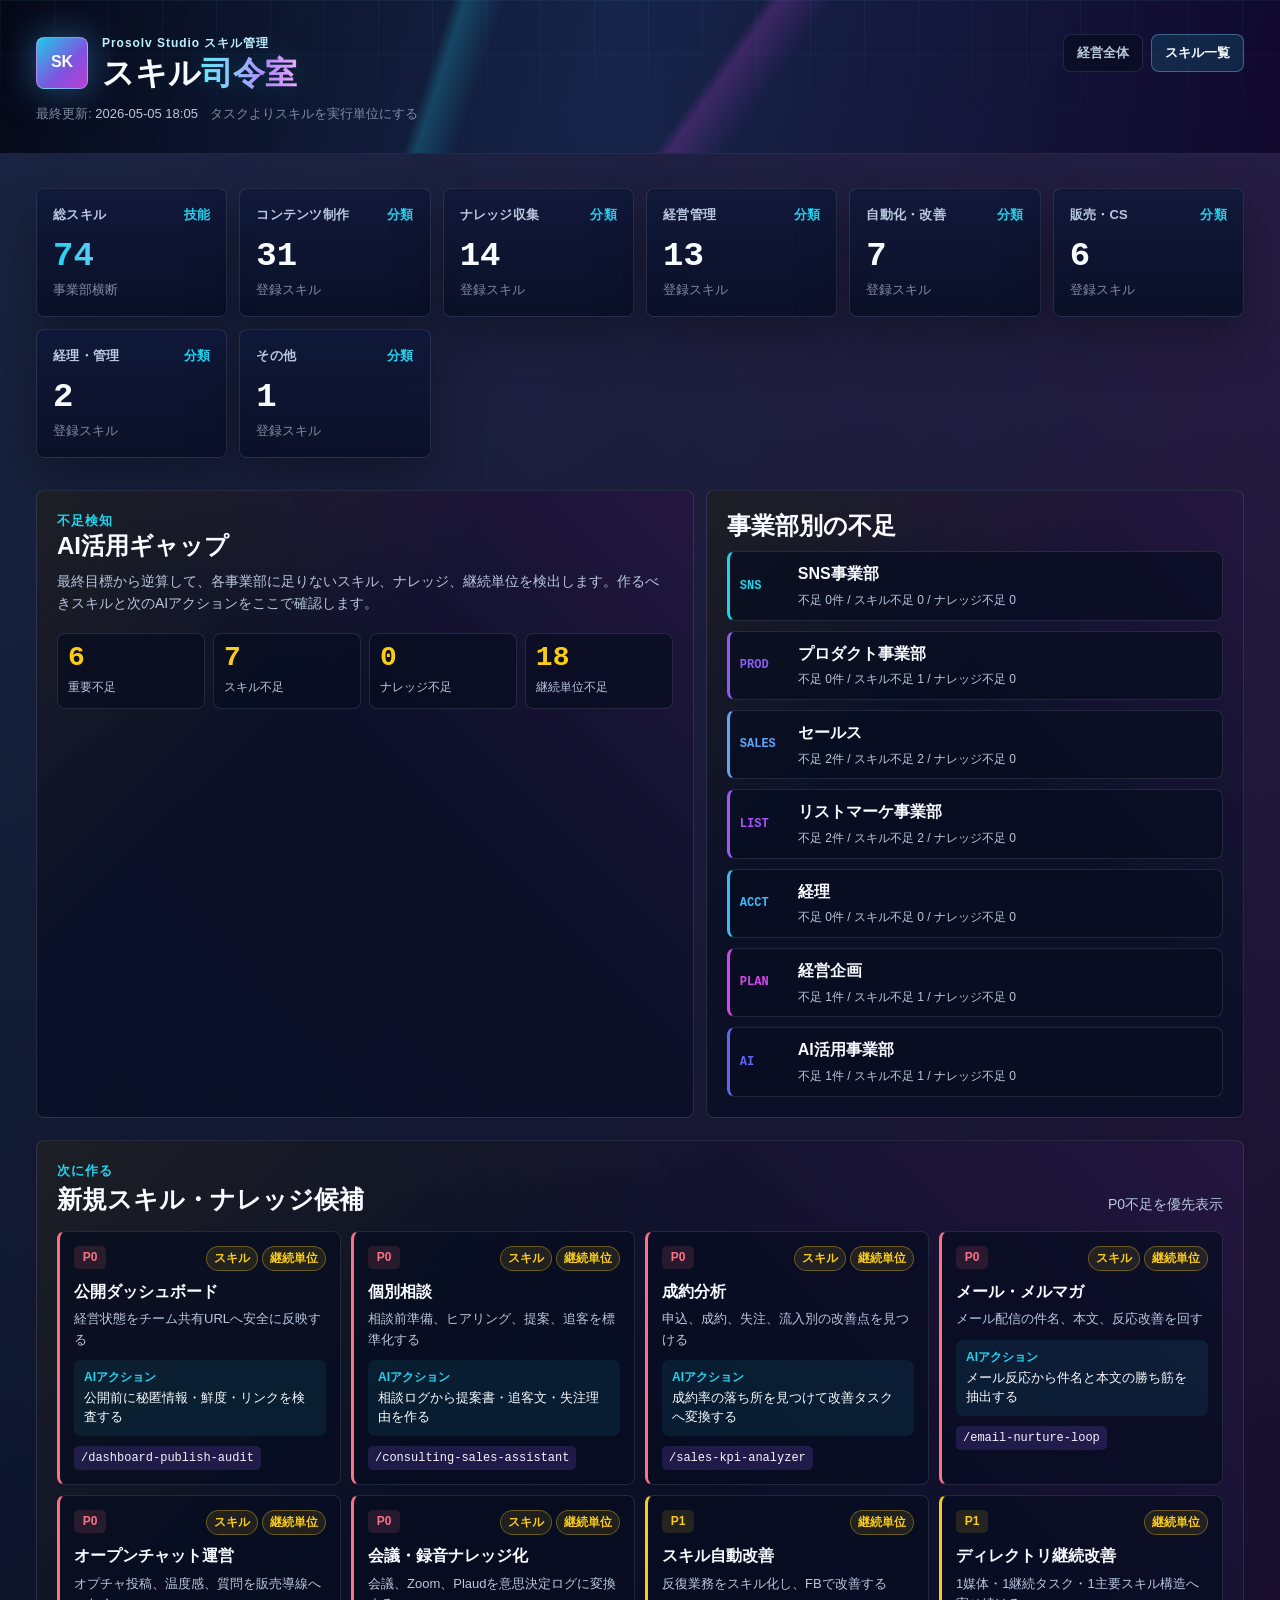
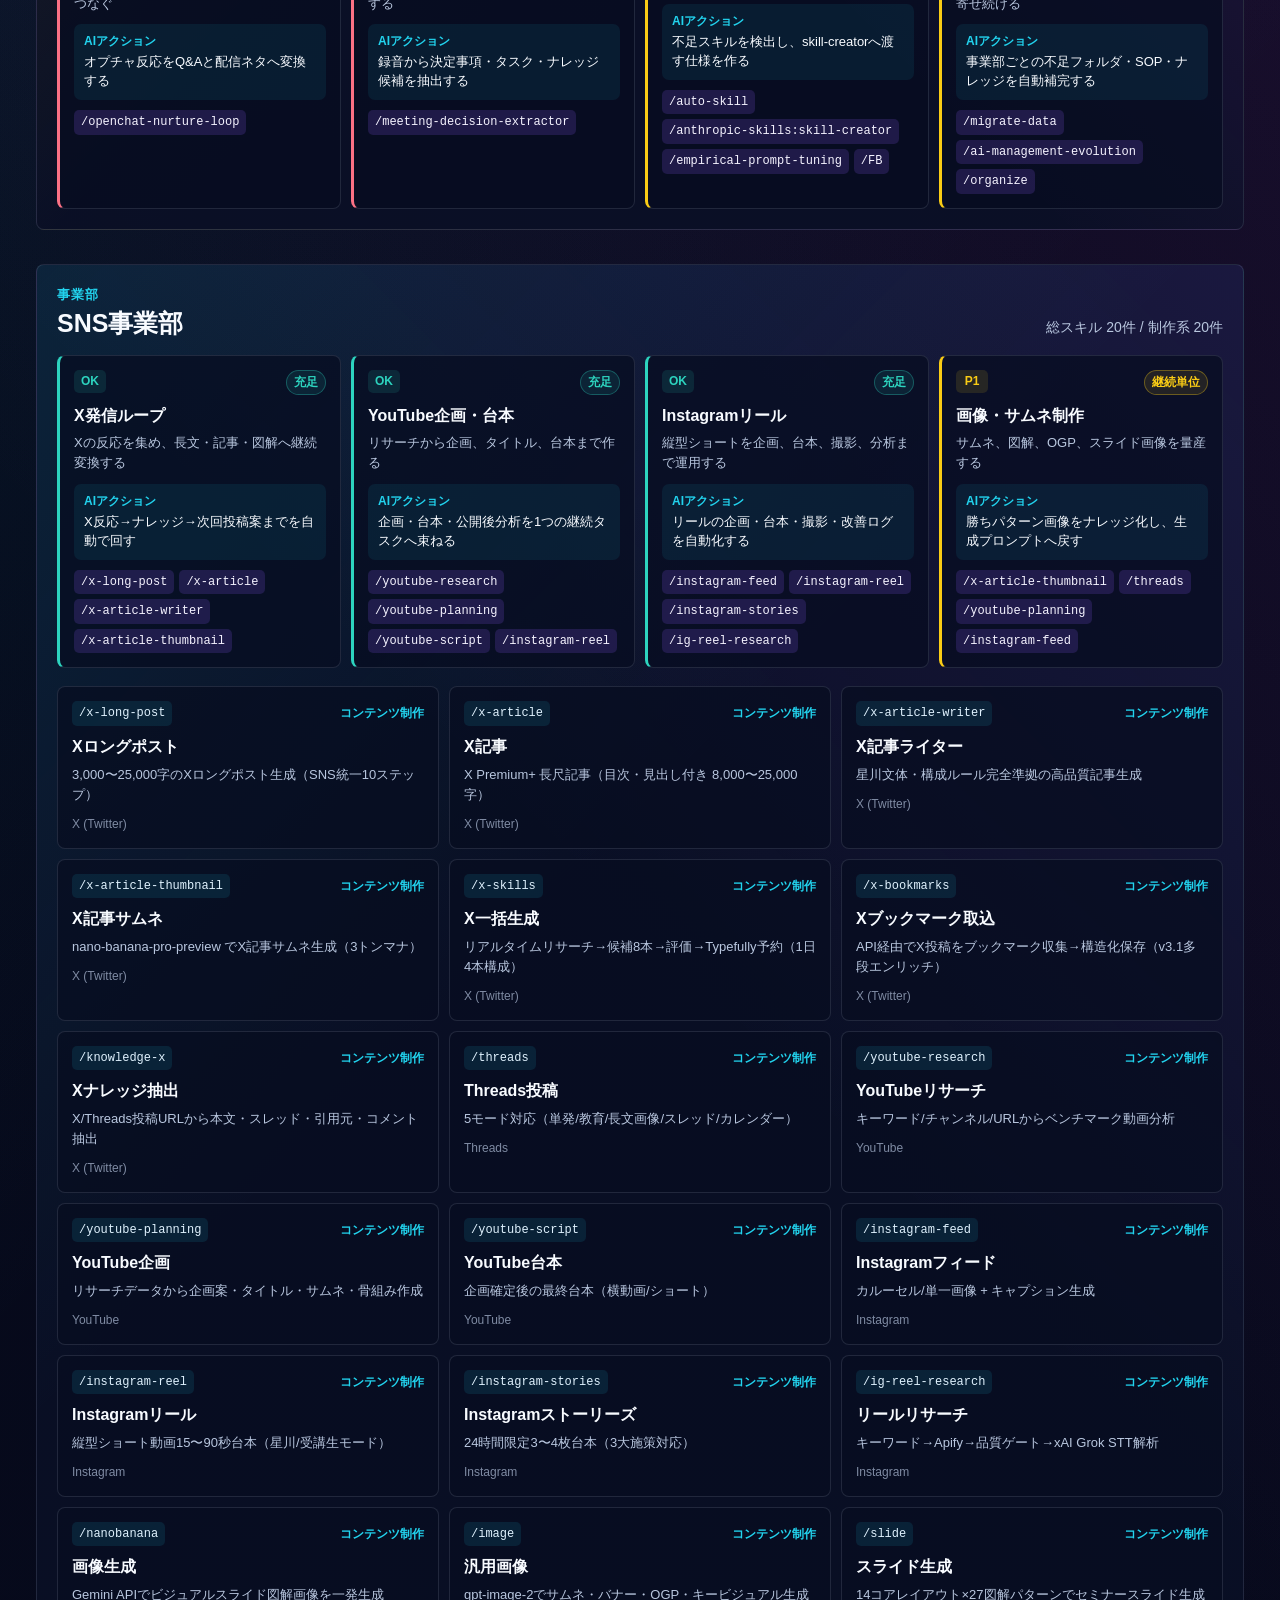
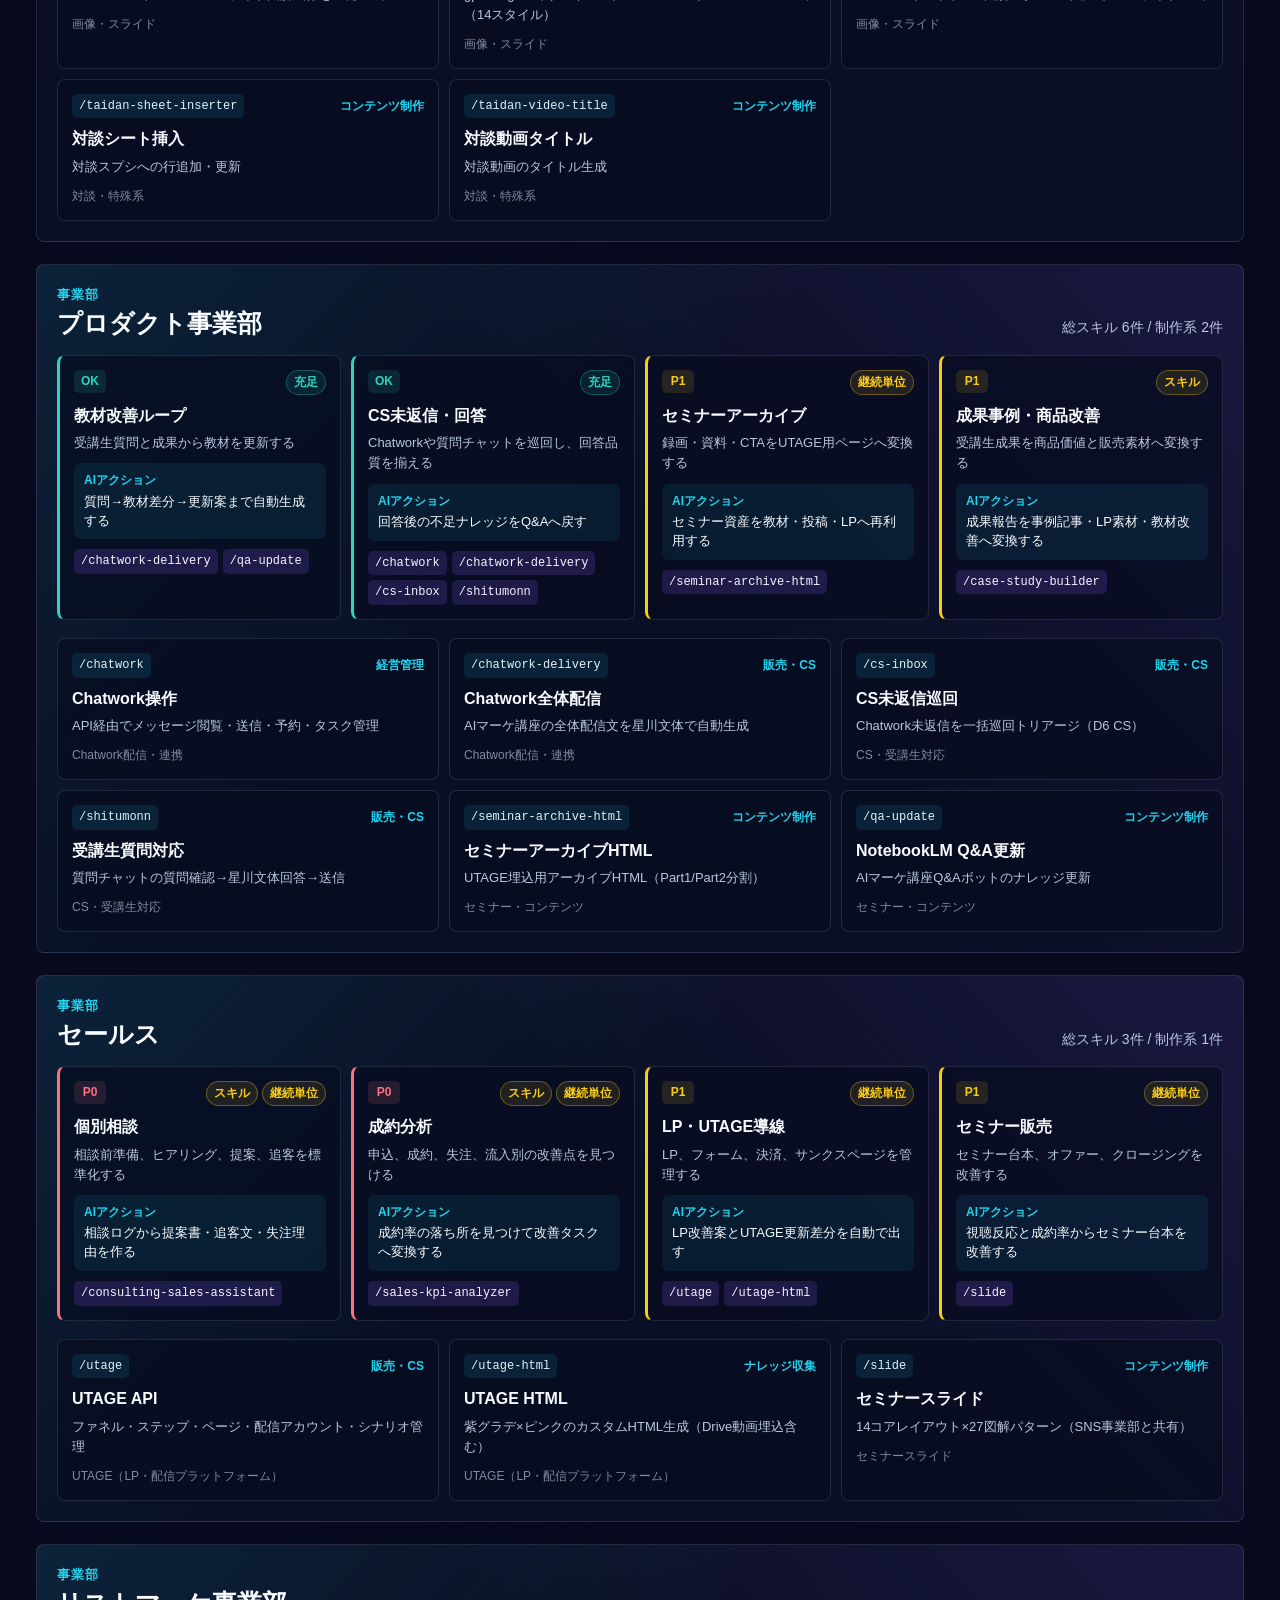
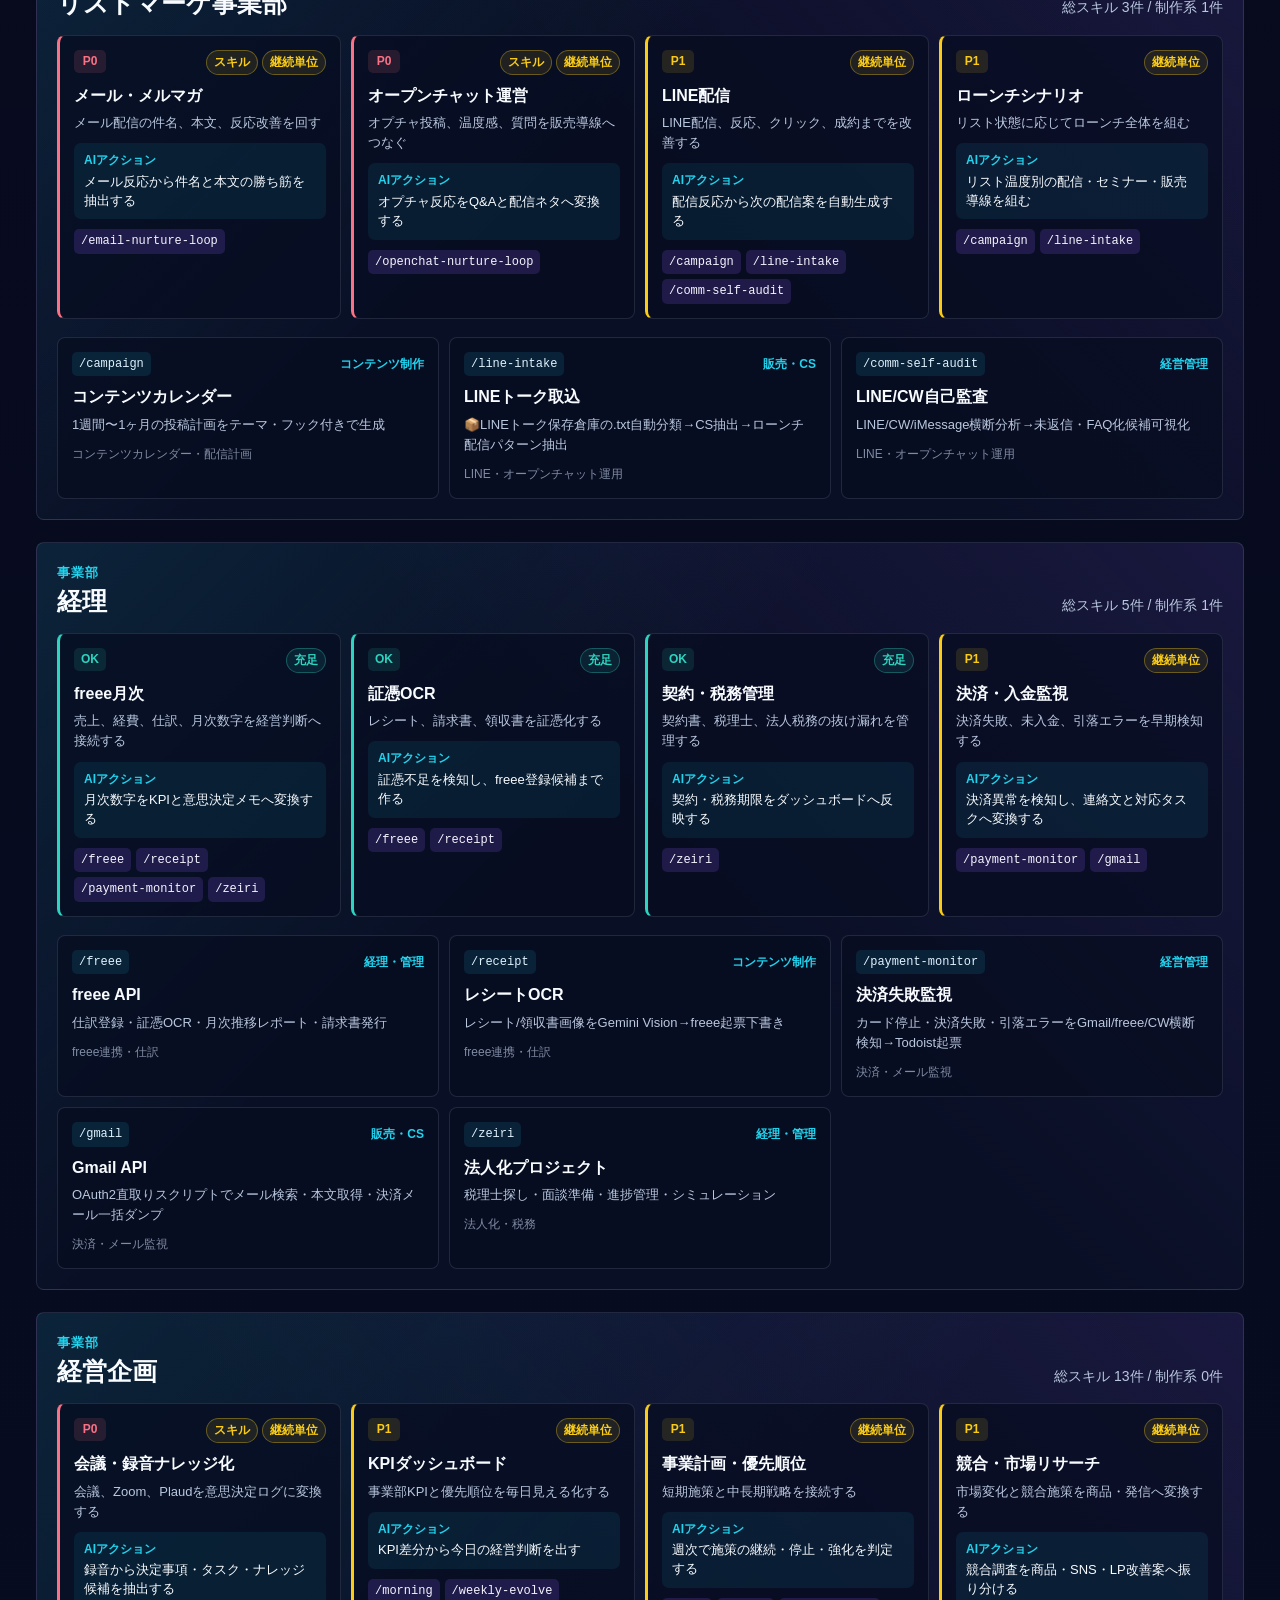
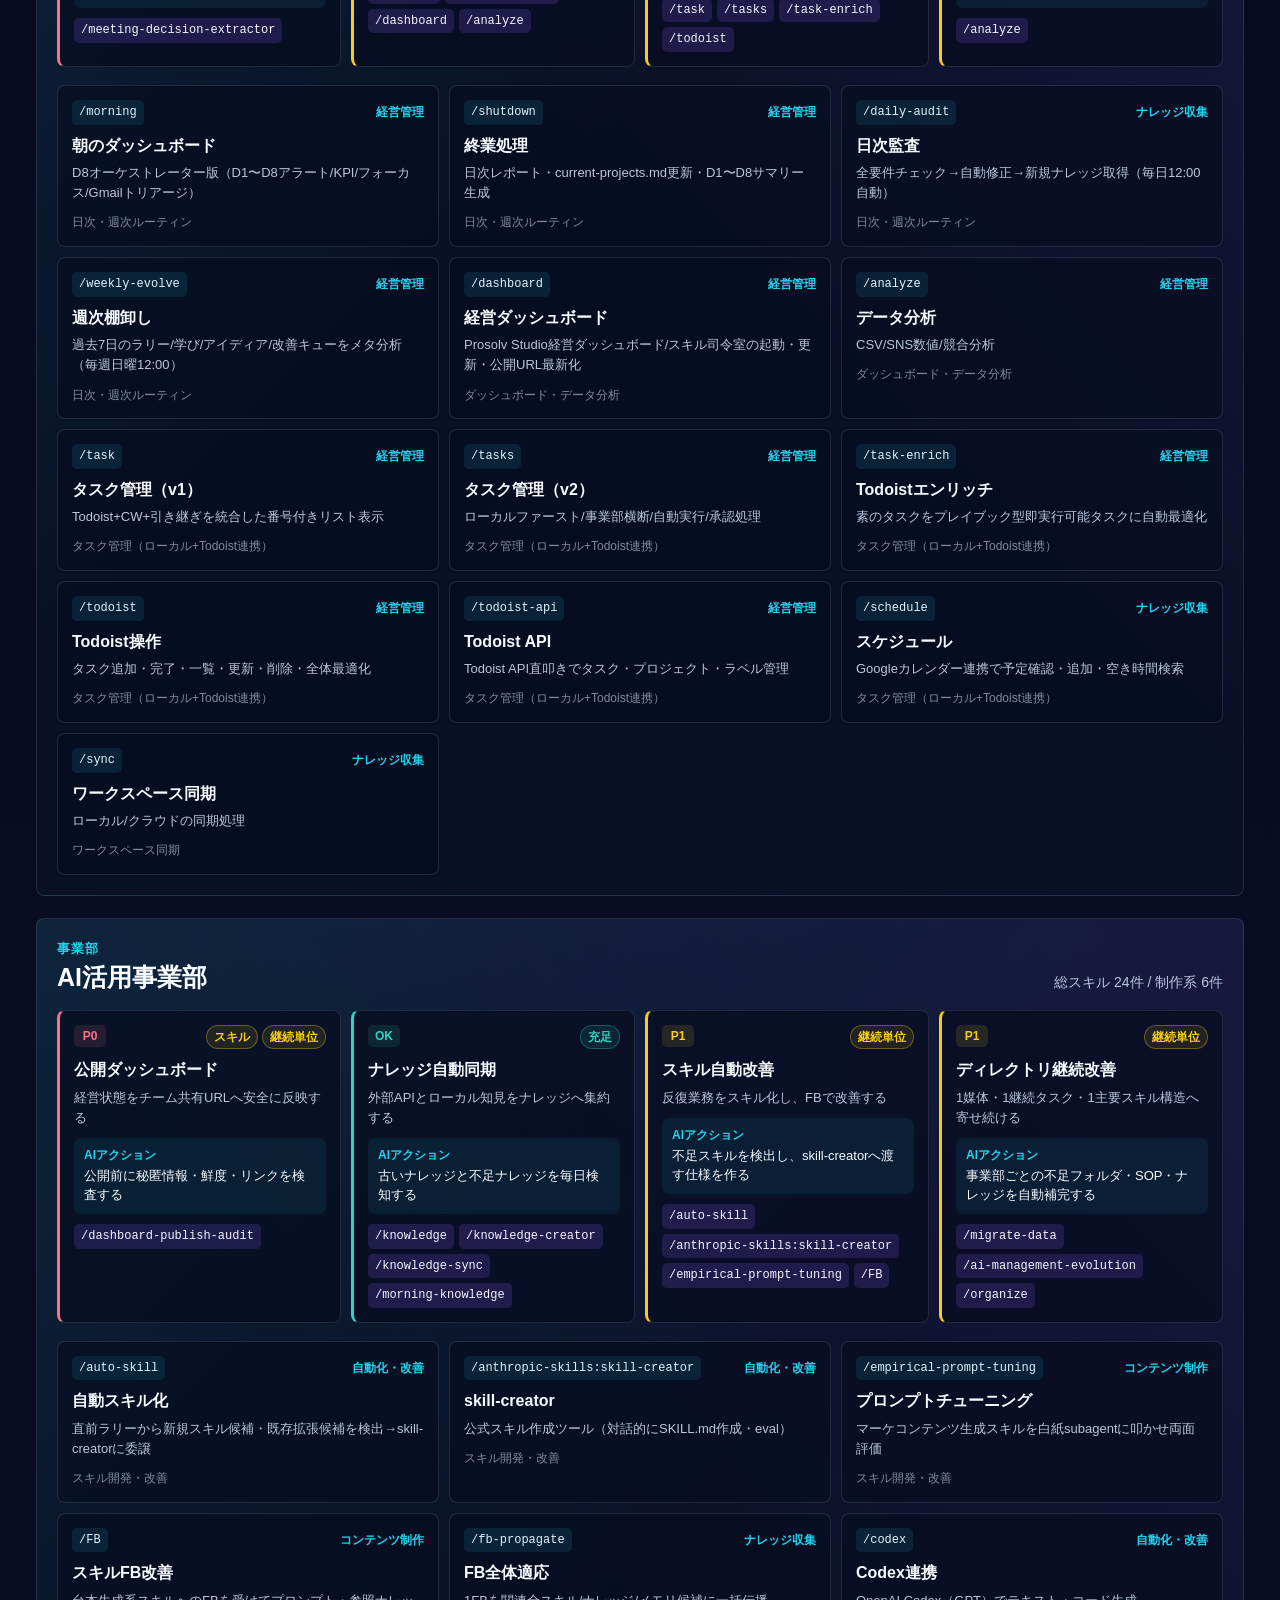
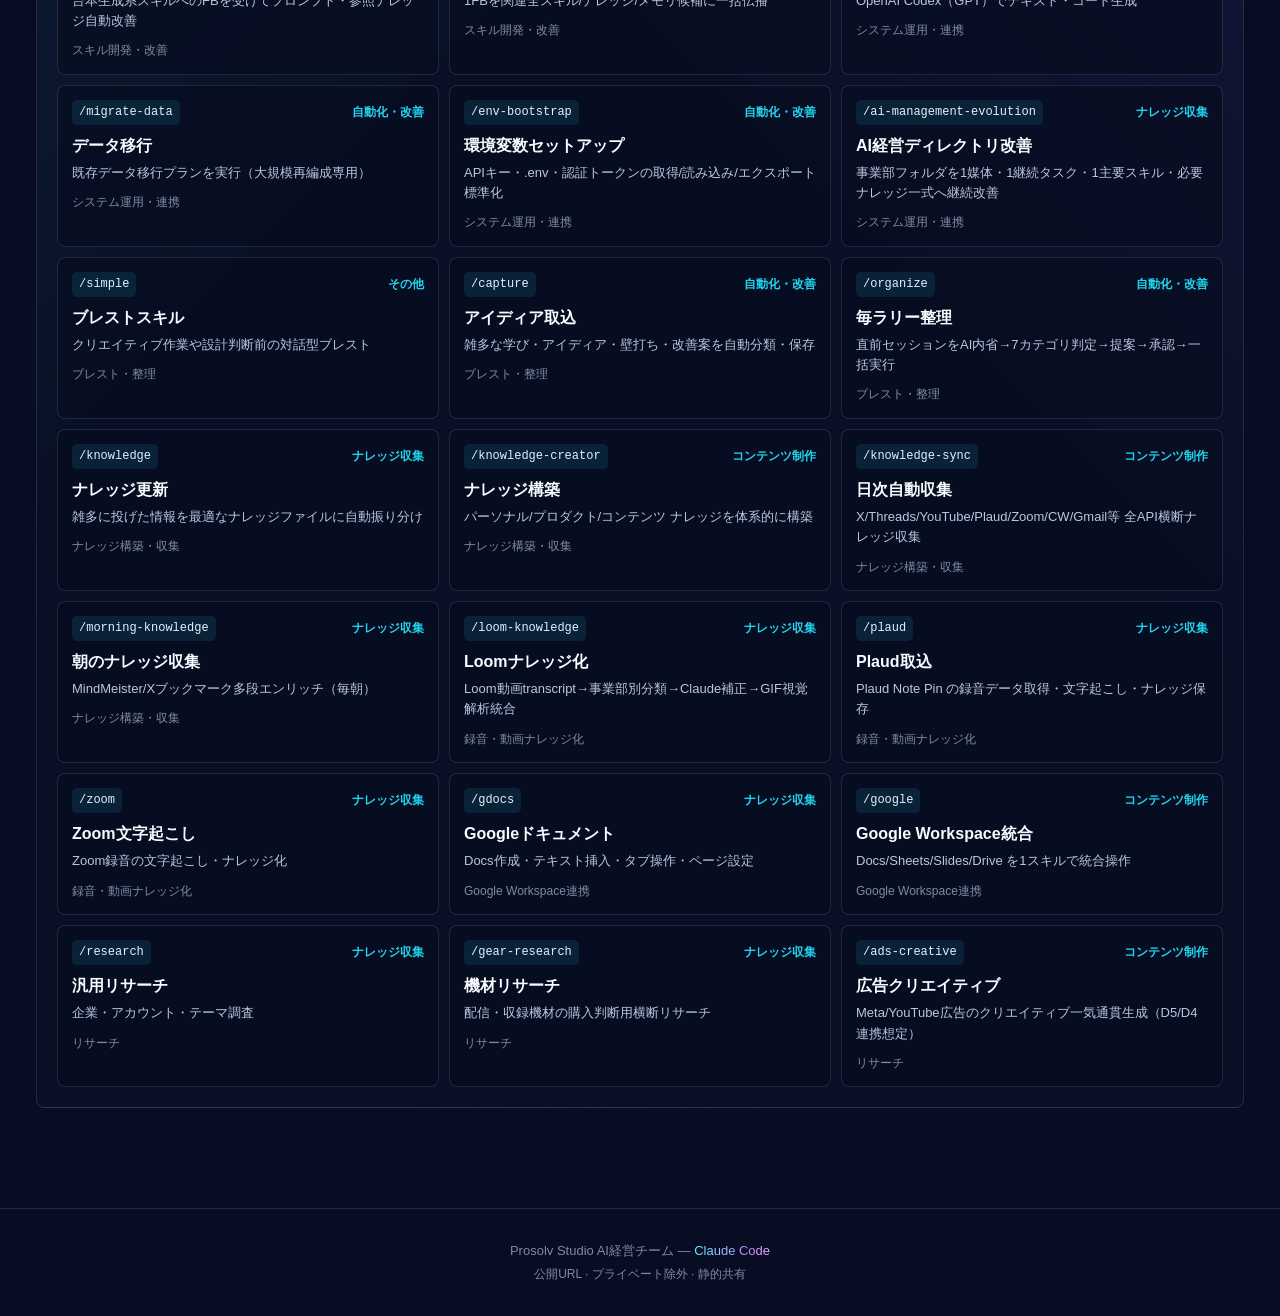
<file: skills.html>
<!DOCTYPE html>
<html lang="ja">
<head>
<meta charset="UTF-8">
<title>スキル司令室 | Prosolv Studio</title>
<meta name="viewport" content="width=device-width, initial-scale=1.0">
<link rel="stylesheet" href="assets/style.css">
</head>
<body>

<header>
  <div class="grid-pattern"></div>
  <div class="hero-light"></div>
  <div class="header-inner">
    <div class="header-top">
      <div class="brand">
        <div class="brand-icon">SK</div>
        <div class="brand-text">
          <span class="brand-sub">Prosolv Studio スキル管理</span>
          <h1>スキル<span class="accent">司令室</span></h1>
        </div>
      </div>
      <div class="header-actions">
        <a href="index.html" class="nav-link">経営全体</a>
        <span class="nav-link active">スキル一覧</span>
      </div>
    </div>
    <div class="header-meta">
      <span>最終更新: <span style="color:var(--muted)">2026-05-05 18:05</span></span>
      <span>タスクよりスキルを実行単位にする</span>
    </div>
  </div>
</header>

<div class="container">
  <div class="kpi-grid" style="margin-bottom:32px">
    <div class="card kpi-card highlight">
      <div class="kpi-label"><span>総スキル</span><span class="kpi-icon">技能</span></div>
      <div class="kpi-value">74</div>
      <div class="kpi-sub">事業部横断</div>
    </div>
    
        <div class="card kpi-card">
          <div class="kpi-label"><span>コンテンツ制作</span><span class="kpi-icon">分類</span></div>
          <div class="kpi-value">31</div>
          <div class="kpi-sub">登録スキル</div>
        </div>
        <div class="card kpi-card">
          <div class="kpi-label"><span>ナレッジ収集</span><span class="kpi-icon">分類</span></div>
          <div class="kpi-value">14</div>
          <div class="kpi-sub">登録スキル</div>
        </div>
        <div class="card kpi-card">
          <div class="kpi-label"><span>経営管理</span><span class="kpi-icon">分類</span></div>
          <div class="kpi-value">13</div>
          <div class="kpi-sub">登録スキル</div>
        </div>
        <div class="card kpi-card">
          <div class="kpi-label"><span>自動化・改善</span><span class="kpi-icon">分類</span></div>
          <div class="kpi-value">7</div>
          <div class="kpi-sub">登録スキル</div>
        </div>
        <div class="card kpi-card">
          <div class="kpi-label"><span>販売・CS</span><span class="kpi-icon">分類</span></div>
          <div class="kpi-value">6</div>
          <div class="kpi-sub">登録スキル</div>
        </div>
        <div class="card kpi-card">
          <div class="kpi-label"><span>経理・管理</span><span class="kpi-icon">分類</span></div>
          <div class="kpi-value">2</div>
          <div class="kpi-sub">登録スキル</div>
        </div>
        <div class="card kpi-card">
          <div class="kpi-label"><span>その他</span><span class="kpi-icon">分類</span></div>
          <div class="kpi-value">1</div>
          <div class="kpi-sub">登録スキル</div>
        </div>
  </div>
  <div class="dashboard-band">
    
    <div class="gap-command-layout">
      <div class="gap-hero-panel">
        <div class="section-eyebrow">不足検知</div>
        <h3>AI活用ギャップ</h3>
        <p>最終目標から逆算して、各事業部に足りないスキル、ナレッジ、継続単位を検出します。作るべきスキルと次のAIアクションをここで確認します。</p>
        <div class="gap-hero-metrics">
          <div><strong>6</strong><span>重要不足</span></div>
          <div><strong>7</strong><span>スキル不足</span></div>
          <div><strong>0</strong><span>ナレッジ不足</span></div>
          <div><strong>18</strong><span>継続単位不足</span></div>
        </div>
      </div>
      <div class="gap-bu-panel">
        <h3>事業部別の不足</h3>
        
        <a class="gap-bu-row" href="事業部別ダッシュボード/SNS事業部.html" style="--gap-bu-color:#22d3ee">
          <span>SNS</span>
          <strong>SNS事業部</strong>
          <small>不足 0件 / スキル不足 0 / ナレッジ不足 0</small>
        </a>
        <a class="gap-bu-row" href="事業部別ダッシュボード/プロダクト事業部.html" style="--gap-bu-color:#8b5cf6">
          <span>PROD</span>
          <strong>プロダクト事業部</strong>
          <small>不足 0件 / スキル不足 1 / ナレッジ不足 0</small>
        </a>
        <a class="gap-bu-row" href="事業部別ダッシュボード/セールス.html" style="--gap-bu-color:#60a5fa">
          <span>SALES</span>
          <strong>セールス</strong>
          <small>不足 2件 / スキル不足 2 / ナレッジ不足 0</small>
        </a>
        <a class="gap-bu-row" href="事業部別ダッシュボード/リストマーケ事業部.html" style="--gap-bu-color:#a855f7">
          <span>LIST</span>
          <strong>リストマーケ事業部</strong>
          <small>不足 2件 / スキル不足 2 / ナレッジ不足 0</small>
        </a>
        <a class="gap-bu-row" href="事業部別ダッシュボード/経理.html" style="--gap-bu-color:#38bdf8">
          <span>ACCT</span>
          <strong>経理</strong>
          <small>不足 0件 / スキル不足 0 / ナレッジ不足 0</small>
        </a>
        <a class="gap-bu-row" href="事業部別ダッシュボード/経営企画.html" style="--gap-bu-color:#d946ef">
          <span>PLAN</span>
          <strong>経営企画</strong>
          <small>不足 1件 / スキル不足 1 / ナレッジ不足 0</small>
        </a>
        <a class="gap-bu-row" href="事業部別ダッシュボード/AI活用事業部.html" style="--gap-bu-color:#6366f1">
          <span>AI</span>
          <strong>AI活用事業部</strong>
          <small>不足 1件 / スキル不足 1 / ナレッジ不足 0</small>
        </a>
      </div>
    </div>
    <div class="gap-focus-band">
      <div class="section-header">
        <div>
          <div class="section-eyebrow">次に作る</div>
          <h2 class="section-title">新規スキル・ナレッジ候補</h2>
        </div>
        <span class="section-subtitle">P0不足を優先表示</span>
      </div>
      <div class="gap-card-grid">
        <div class="gap-card p0">
          <div class="gap-card-top">
            <span class="gap-priority">P0</span>
            <div class="gap-tags"><span class="tag warning">スキル</span><span class="tag warning">継続単位</span></div>
          </div>
          <strong>公開ダッシュボード</strong>
          <p>経営状態をチーム共有URLへ安全に反映する</p>
          <div class="gap-action"><span>AIアクション</span>公開前に秘匿情報・鮮度・リンクを検査する</div>
          <div class="gap-skill-line"><code>/dashboard-publish-audit</code></div>
          
        </div>
        <div class="gap-card p0">
          <div class="gap-card-top">
            <span class="gap-priority">P0</span>
            <div class="gap-tags"><span class="tag warning">スキル</span><span class="tag warning">継続単位</span></div>
          </div>
          <strong>個別相談</strong>
          <p>相談前準備、ヒアリング、提案、追客を標準化する</p>
          <div class="gap-action"><span>AIアクション</span>相談ログから提案書・追客文・失注理由を作る</div>
          <div class="gap-skill-line"><code>/consulting-sales-assistant</code></div>
          
        </div>
        <div class="gap-card p0">
          <div class="gap-card-top">
            <span class="gap-priority">P0</span>
            <div class="gap-tags"><span class="tag warning">スキル</span><span class="tag warning">継続単位</span></div>
          </div>
          <strong>成約分析</strong>
          <p>申込、成約、失注、流入別の改善点を見つける</p>
          <div class="gap-action"><span>AIアクション</span>成約率の落ち所を見つけて改善タスクへ変換する</div>
          <div class="gap-skill-line"><code>/sales-kpi-analyzer</code></div>
          
        </div>
        <div class="gap-card p0">
          <div class="gap-card-top">
            <span class="gap-priority">P0</span>
            <div class="gap-tags"><span class="tag warning">スキル</span><span class="tag warning">継続単位</span></div>
          </div>
          <strong>メール・メルマガ</strong>
          <p>メール配信の件名、本文、反応改善を回す</p>
          <div class="gap-action"><span>AIアクション</span>メール反応から件名と本文の勝ち筋を抽出する</div>
          <div class="gap-skill-line"><code>/email-nurture-loop</code></div>
          
        </div>
        <div class="gap-card p0">
          <div class="gap-card-top">
            <span class="gap-priority">P0</span>
            <div class="gap-tags"><span class="tag warning">スキル</span><span class="tag warning">継続単位</span></div>
          </div>
          <strong>オープンチャット運営</strong>
          <p>オプチャ投稿、温度感、質問を販売導線へつなぐ</p>
          <div class="gap-action"><span>AIアクション</span>オプチャ反応をQ&amp;Aと配信ネタへ変換する</div>
          <div class="gap-skill-line"><code>/openchat-nurture-loop</code></div>
          
        </div>
        <div class="gap-card p0">
          <div class="gap-card-top">
            <span class="gap-priority">P0</span>
            <div class="gap-tags"><span class="tag warning">スキル</span><span class="tag warning">継続単位</span></div>
          </div>
          <strong>会議・録音ナレッジ化</strong>
          <p>会議、Zoom、Plaudを意思決定ログに変換する</p>
          <div class="gap-action"><span>AIアクション</span>録音から決定事項・タスク・ナレッジ候補を抽出する</div>
          <div class="gap-skill-line"><code>/meeting-decision-extractor</code></div>
          
        </div>
        <div class="gap-card p1">
          <div class="gap-card-top">
            <span class="gap-priority">P1</span>
            <div class="gap-tags"><span class="tag warning">継続単位</span></div>
          </div>
          <strong>スキル自動改善</strong>
          <p>反復業務をスキル化し、FBで改善する</p>
          <div class="gap-action"><span>AIアクション</span>不足スキルを検出し、skill-creatorへ渡す仕様を作る</div>
          <div class="gap-skill-line"><code>/auto-skill</code><code>/anthropic-skills:skill-creator</code><code>/empirical-prompt-tuning</code><code>/FB</code></div>
          
        </div>
        <div class="gap-card p1">
          <div class="gap-card-top">
            <span class="gap-priority">P1</span>
            <div class="gap-tags"><span class="tag warning">継続単位</span></div>
          </div>
          <strong>ディレクトリ継続改善</strong>
          <p>1媒体・1継続タスク・1主要スキル構造へ寄せ続ける</p>
          <div class="gap-action"><span>AIアクション</span>事業部ごとの不足フォルダ・SOP・ナレッジを自動補完する</div>
          <div class="gap-skill-line"><code>/migrate-data</code><code>/ai-management-evolution</code><code>/organize</code></div>
          
        </div></div>
    </div>
  </div>
  
        <section class="skill-bu-section" style="--skill-bu-color:#22d3ee">
          <div class="section-header">
            <div>
              <div class="section-eyebrow">事業部</div>
              <h2 class="section-title">SNS事業部</h2>
            </div>
            <span class="section-subtitle">総スキル 20件 / 制作系 20件</span>
          </div>
          <div style="margin-bottom:18px">
            <div class="gap-card-grid">
        <div class="gap-card ok">
          <div class="gap-card-top">
            <span class="gap-priority">OK</span>
            <div class="gap-tags"><span class="tag success">充足</span></div>
          </div>
          <strong>X発信ループ</strong>
          <p>Xの反応を集め、長文・記事・図解へ継続変換する</p>
          <div class="gap-action"><span>AIアクション</span>X反応→ナレッジ→次回投稿案までを自動で回す</div>
          <div class="gap-skill-line"><code>/x-long-post</code><code>/x-article</code><code>/x-article-writer</code><code>/x-article-thumbnail</code></div>
          
        </div>
        <div class="gap-card ok">
          <div class="gap-card-top">
            <span class="gap-priority">OK</span>
            <div class="gap-tags"><span class="tag success">充足</span></div>
          </div>
          <strong>YouTube企画・台本</strong>
          <p>リサーチから企画、タイトル、台本まで作る</p>
          <div class="gap-action"><span>AIアクション</span>企画・台本・公開後分析を1つの継続タスクへ束ねる</div>
          <div class="gap-skill-line"><code>/youtube-research</code><code>/youtube-planning</code><code>/youtube-script</code><code>/instagram-reel</code></div>
          
        </div>
        <div class="gap-card ok">
          <div class="gap-card-top">
            <span class="gap-priority">OK</span>
            <div class="gap-tags"><span class="tag success">充足</span></div>
          </div>
          <strong>Instagramリール</strong>
          <p>縦型ショートを企画、台本、撮影、分析まで運用する</p>
          <div class="gap-action"><span>AIアクション</span>リールの企画・台本・撮影・改善ログを自動化する</div>
          <div class="gap-skill-line"><code>/instagram-feed</code><code>/instagram-reel</code><code>/instagram-stories</code><code>/ig-reel-research</code></div>
          
        </div>
        <div class="gap-card p1">
          <div class="gap-card-top">
            <span class="gap-priority">P1</span>
            <div class="gap-tags"><span class="tag warning">継続単位</span></div>
          </div>
          <strong>画像・サムネ制作</strong>
          <p>サムネ、図解、OGP、スライド画像を量産する</p>
          <div class="gap-action"><span>AIアクション</span>勝ちパターン画像をナレッジ化し、生成プロンプトへ戻す</div>
          <div class="gap-skill-line"><code>/x-article-thumbnail</code><code>/threads</code><code>/youtube-planning</code><code>/instagram-feed</code></div>
          
        </div></div>
          </div>
          <div class="skill-card-grid">
        <div class="skill-card">
          <div class="skill-card-top">
            <code>/x-long-post</code>
            <span>コンテンツ制作</span>
          </div>
          <strong>Xロングポスト</strong>
          <p>3,000〜25,000字のXロングポスト生成（SNS統一10ステップ）</p>
          <small>X (Twitter)</small>
        </div>
        <div class="skill-card">
          <div class="skill-card-top">
            <code>/x-article</code>
            <span>コンテンツ制作</span>
          </div>
          <strong>X記事</strong>
          <p>X Premium+ 長尺記事（目次・見出し付き 8,000〜25,000字）</p>
          <small>X (Twitter)</small>
        </div>
        <div class="skill-card">
          <div class="skill-card-top">
            <code>/x-article-writer</code>
            <span>コンテンツ制作</span>
          </div>
          <strong>X記事ライター</strong>
          <p>星川文体・構成ルール完全準拠の高品質記事生成</p>
          <small>X (Twitter)</small>
        </div>
        <div class="skill-card">
          <div class="skill-card-top">
            <code>/x-article-thumbnail</code>
            <span>コンテンツ制作</span>
          </div>
          <strong>X記事サムネ</strong>
          <p>nano-banana-pro-preview でX記事サムネ生成（3トンマナ）</p>
          <small>X (Twitter)</small>
        </div>
        <div class="skill-card">
          <div class="skill-card-top">
            <code>/x-skills</code>
            <span>コンテンツ制作</span>
          </div>
          <strong>X一括生成</strong>
          <p>リアルタイムリサーチ→候補8本→評価→Typefully予約（1日4本構成）</p>
          <small>X (Twitter)</small>
        </div>
        <div class="skill-card">
          <div class="skill-card-top">
            <code>/x-bookmarks</code>
            <span>コンテンツ制作</span>
          </div>
          <strong>Xブックマーク取込</strong>
          <p>API経由でX投稿をブックマーク収集→構造化保存（v3.1多段エンリッチ）</p>
          <small>X (Twitter)</small>
        </div>
        <div class="skill-card">
          <div class="skill-card-top">
            <code>/knowledge-x</code>
            <span>コンテンツ制作</span>
          </div>
          <strong>Xナレッジ抽出</strong>
          <p>X/Threads投稿URLから本文・スレッド・引用元・コメント抽出</p>
          <small>X (Twitter)</small>
        </div>
        <div class="skill-card">
          <div class="skill-card-top">
            <code>/threads</code>
            <span>コンテンツ制作</span>
          </div>
          <strong>Threads投稿</strong>
          <p>5モード対応（単発/教育/長文画像/スレッド/カレンダー）</p>
          <small>Threads</small>
        </div>
        <div class="skill-card">
          <div class="skill-card-top">
            <code>/youtube-research</code>
            <span>コンテンツ制作</span>
          </div>
          <strong>YouTubeリサーチ</strong>
          <p>キーワード/チャンネル/URLからベンチマーク動画分析</p>
          <small>YouTube</small>
        </div>
        <div class="skill-card">
          <div class="skill-card-top">
            <code>/youtube-planning</code>
            <span>コンテンツ制作</span>
          </div>
          <strong>YouTube企画</strong>
          <p>リサーチデータから企画案・タイトル・サムネ・骨組み作成</p>
          <small>YouTube</small>
        </div>
        <div class="skill-card">
          <div class="skill-card-top">
            <code>/youtube-script</code>
            <span>コンテンツ制作</span>
          </div>
          <strong>YouTube台本</strong>
          <p>企画確定後の最終台本（横動画/ショート）</p>
          <small>YouTube</small>
        </div>
        <div class="skill-card">
          <div class="skill-card-top">
            <code>/instagram-feed</code>
            <span>コンテンツ制作</span>
          </div>
          <strong>Instagramフィード</strong>
          <p>カルーセル/単一画像 + キャプション生成</p>
          <small>Instagram</small>
        </div>
        <div class="skill-card">
          <div class="skill-card-top">
            <code>/instagram-reel</code>
            <span>コンテンツ制作</span>
          </div>
          <strong>Instagramリール</strong>
          <p>縦型ショート動画15〜90秒台本（星川/受講生モード）</p>
          <small>Instagram</small>
        </div>
        <div class="skill-card">
          <div class="skill-card-top">
            <code>/instagram-stories</code>
            <span>コンテンツ制作</span>
          </div>
          <strong>Instagramストーリーズ</strong>
          <p>24時間限定3〜4枚台本（3大施策対応）</p>
          <small>Instagram</small>
        </div>
        <div class="skill-card">
          <div class="skill-card-top">
            <code>/ig-reel-research</code>
            <span>コンテンツ制作</span>
          </div>
          <strong>リールリサーチ</strong>
          <p>キーワード→Apify→品質ゲート→xAI Grok STT解析</p>
          <small>Instagram</small>
        </div>
        <div class="skill-card">
          <div class="skill-card-top">
            <code>/nanobanana</code>
            <span>コンテンツ制作</span>
          </div>
          <strong>画像生成</strong>
          <p>Gemini APIでビジュアルスライド図解画像を一発生成</p>
          <small>画像・スライド</small>
        </div>
        <div class="skill-card">
          <div class="skill-card-top">
            <code>/image</code>
            <span>コンテンツ制作</span>
          </div>
          <strong>汎用画像</strong>
          <p>gpt-image-2でサムネ・バナー・OGP・キービジュアル生成（14スタイル）</p>
          <small>画像・スライド</small>
        </div>
        <div class="skill-card">
          <div class="skill-card-top">
            <code>/slide</code>
            <span>コンテンツ制作</span>
          </div>
          <strong>スライド生成</strong>
          <p>14コアレイアウト×27図解パターンでセミナースライド生成</p>
          <small>画像・スライド</small>
        </div>
        <div class="skill-card">
          <div class="skill-card-top">
            <code>/taidan-sheet-inserter</code>
            <span>コンテンツ制作</span>
          </div>
          <strong>対談シート挿入</strong>
          <p>対談スプシへの行追加・更新</p>
          <small>対談・特殊系</small>
        </div>
        <div class="skill-card">
          <div class="skill-card-top">
            <code>/taidan-video-title</code>
            <span>コンテンツ制作</span>
          </div>
          <strong>対談動画タイトル</strong>
          <p>対談動画のタイトル生成</p>
          <small>対談・特殊系</small>
        </div></div>
        </section>
        <section class="skill-bu-section" style="--skill-bu-color:#8b5cf6">
          <div class="section-header">
            <div>
              <div class="section-eyebrow">事業部</div>
              <h2 class="section-title">プロダクト事業部</h2>
            </div>
            <span class="section-subtitle">総スキル 6件 / 制作系 2件</span>
          </div>
          <div style="margin-bottom:18px">
            <div class="gap-card-grid">
        <div class="gap-card ok">
          <div class="gap-card-top">
            <span class="gap-priority">OK</span>
            <div class="gap-tags"><span class="tag success">充足</span></div>
          </div>
          <strong>教材改善ループ</strong>
          <p>受講生質問と成果から教材を更新する</p>
          <div class="gap-action"><span>AIアクション</span>質問→教材差分→更新案まで自動生成する</div>
          <div class="gap-skill-line"><code>/chatwork-delivery</code><code>/qa-update</code></div>
          
        </div>
        <div class="gap-card ok">
          <div class="gap-card-top">
            <span class="gap-priority">OK</span>
            <div class="gap-tags"><span class="tag success">充足</span></div>
          </div>
          <strong>CS未返信・回答</strong>
          <p>Chatworkや質問チャットを巡回し、回答品質を揃える</p>
          <div class="gap-action"><span>AIアクション</span>回答後の不足ナレッジをQ&amp;Aへ戻す</div>
          <div class="gap-skill-line"><code>/chatwork</code><code>/chatwork-delivery</code><code>/cs-inbox</code><code>/shitumonn</code></div>
          
        </div>
        <div class="gap-card p1">
          <div class="gap-card-top">
            <span class="gap-priority">P1</span>
            <div class="gap-tags"><span class="tag warning">継続単位</span></div>
          </div>
          <strong>セミナーアーカイブ</strong>
          <p>録画・資料・CTAをUTAGE用ページへ変換する</p>
          <div class="gap-action"><span>AIアクション</span>セミナー資産を教材・投稿・LPへ再利用する</div>
          <div class="gap-skill-line"><code>/seminar-archive-html</code></div>
          
        </div>
        <div class="gap-card p1">
          <div class="gap-card-top">
            <span class="gap-priority">P1</span>
            <div class="gap-tags"><span class="tag warning">スキル</span></div>
          </div>
          <strong>成果事例・商品改善</strong>
          <p>受講生成果を商品価値と販売素材へ変換する</p>
          <div class="gap-action"><span>AIアクション</span>成果報告を事例記事・LP素材・教材改善へ変換する</div>
          <div class="gap-skill-line"><code>/case-study-builder</code></div>
          
        </div></div>
          </div>
          <div class="skill-card-grid">
        <div class="skill-card">
          <div class="skill-card-top">
            <code>/chatwork</code>
            <span>経営管理</span>
          </div>
          <strong>Chatwork操作</strong>
          <p>API経由でメッセージ閲覧・送信・予約・タスク管理</p>
          <small>Chatwork配信・連携</small>
        </div>
        <div class="skill-card">
          <div class="skill-card-top">
            <code>/chatwork-delivery</code>
            <span>販売・CS</span>
          </div>
          <strong>Chatwork全体配信</strong>
          <p>AIマーケ講座の全体配信文を星川文体で自動生成</p>
          <small>Chatwork配信・連携</small>
        </div>
        <div class="skill-card">
          <div class="skill-card-top">
            <code>/cs-inbox</code>
            <span>販売・CS</span>
          </div>
          <strong>CS未返信巡回</strong>
          <p>Chatwork未返信を一括巡回トリアージ（D6 CS）</p>
          <small>CS・受講生対応</small>
        </div>
        <div class="skill-card">
          <div class="skill-card-top">
            <code>/shitumonn</code>
            <span>販売・CS</span>
          </div>
          <strong>受講生質問対応</strong>
          <p>質問チャットの質問確認→星川文体回答→送信</p>
          <small>CS・受講生対応</small>
        </div>
        <div class="skill-card">
          <div class="skill-card-top">
            <code>/seminar-archive-html</code>
            <span>コンテンツ制作</span>
          </div>
          <strong>セミナーアーカイブHTML</strong>
          <p>UTAGE埋込用アーカイブHTML（Part1/Part2分割）</p>
          <small>セミナー・コンテンツ</small>
        </div>
        <div class="skill-card">
          <div class="skill-card-top">
            <code>/qa-update</code>
            <span>コンテンツ制作</span>
          </div>
          <strong>NotebookLM Q&amp;A更新</strong>
          <p>AIマーケ講座Q&amp;Aボットのナレッジ更新</p>
          <small>セミナー・コンテンツ</small>
        </div></div>
        </section>
        <section class="skill-bu-section" style="--skill-bu-color:#60a5fa">
          <div class="section-header">
            <div>
              <div class="section-eyebrow">事業部</div>
              <h2 class="section-title">セールス</h2>
            </div>
            <span class="section-subtitle">総スキル 3件 / 制作系 1件</span>
          </div>
          <div style="margin-bottom:18px">
            <div class="gap-card-grid">
        <div class="gap-card p0">
          <div class="gap-card-top">
            <span class="gap-priority">P0</span>
            <div class="gap-tags"><span class="tag warning">スキル</span><span class="tag warning">継続単位</span></div>
          </div>
          <strong>個別相談</strong>
          <p>相談前準備、ヒアリング、提案、追客を標準化する</p>
          <div class="gap-action"><span>AIアクション</span>相談ログから提案書・追客文・失注理由を作る</div>
          <div class="gap-skill-line"><code>/consulting-sales-assistant</code></div>
          
        </div>
        <div class="gap-card p0">
          <div class="gap-card-top">
            <span class="gap-priority">P0</span>
            <div class="gap-tags"><span class="tag warning">スキル</span><span class="tag warning">継続単位</span></div>
          </div>
          <strong>成約分析</strong>
          <p>申込、成約、失注、流入別の改善点を見つける</p>
          <div class="gap-action"><span>AIアクション</span>成約率の落ち所を見つけて改善タスクへ変換する</div>
          <div class="gap-skill-line"><code>/sales-kpi-analyzer</code></div>
          
        </div>
        <div class="gap-card p1">
          <div class="gap-card-top">
            <span class="gap-priority">P1</span>
            <div class="gap-tags"><span class="tag warning">継続単位</span></div>
          </div>
          <strong>LP・UTAGE導線</strong>
          <p>LP、フォーム、決済、サンクスページを管理する</p>
          <div class="gap-action"><span>AIアクション</span>LP改善案とUTAGE更新差分を自動で出す</div>
          <div class="gap-skill-line"><code>/utage</code><code>/utage-html</code></div>
          
        </div>
        <div class="gap-card p1">
          <div class="gap-card-top">
            <span class="gap-priority">P1</span>
            <div class="gap-tags"><span class="tag warning">継続単位</span></div>
          </div>
          <strong>セミナー販売</strong>
          <p>セミナー台本、オファー、クロージングを改善する</p>
          <div class="gap-action"><span>AIアクション</span>視聴反応と成約率からセミナー台本を改善する</div>
          <div class="gap-skill-line"><code>/slide</code></div>
          
        </div></div>
          </div>
          <div class="skill-card-grid">
        <div class="skill-card">
          <div class="skill-card-top">
            <code>/utage</code>
            <span>販売・CS</span>
          </div>
          <strong>UTAGE API</strong>
          <p>ファネル・ステップ・ページ・配信アカウント・シナリオ管理</p>
          <small>UTAGE（LP・配信プラットフォーム）</small>
        </div>
        <div class="skill-card">
          <div class="skill-card-top">
            <code>/utage-html</code>
            <span>ナレッジ収集</span>
          </div>
          <strong>UTAGE HTML</strong>
          <p>紫グラデ×ピンクのカスタムHTML生成（Drive動画埋込含む）</p>
          <small>UTAGE（LP・配信プラットフォーム）</small>
        </div>
        <div class="skill-card">
          <div class="skill-card-top">
            <code>/slide</code>
            <span>コンテンツ制作</span>
          </div>
          <strong>セミナースライド</strong>
          <p>14コアレイアウト×27図解パターン（SNS事業部と共有）</p>
          <small>セミナースライド</small>
        </div></div>
        </section>
        <section class="skill-bu-section" style="--skill-bu-color:#a855f7">
          <div class="section-header">
            <div>
              <div class="section-eyebrow">事業部</div>
              <h2 class="section-title">リストマーケ事業部</h2>
            </div>
            <span class="section-subtitle">総スキル 3件 / 制作系 1件</span>
          </div>
          <div style="margin-bottom:18px">
            <div class="gap-card-grid">
        <div class="gap-card p0">
          <div class="gap-card-top">
            <span class="gap-priority">P0</span>
            <div class="gap-tags"><span class="tag warning">スキル</span><span class="tag warning">継続単位</span></div>
          </div>
          <strong>メール・メルマガ</strong>
          <p>メール配信の件名、本文、反応改善を回す</p>
          <div class="gap-action"><span>AIアクション</span>メール反応から件名と本文の勝ち筋を抽出する</div>
          <div class="gap-skill-line"><code>/email-nurture-loop</code></div>
          
        </div>
        <div class="gap-card p0">
          <div class="gap-card-top">
            <span class="gap-priority">P0</span>
            <div class="gap-tags"><span class="tag warning">スキル</span><span class="tag warning">継続単位</span></div>
          </div>
          <strong>オープンチャット運営</strong>
          <p>オプチャ投稿、温度感、質問を販売導線へつなぐ</p>
          <div class="gap-action"><span>AIアクション</span>オプチャ反応をQ&amp;Aと配信ネタへ変換する</div>
          <div class="gap-skill-line"><code>/openchat-nurture-loop</code></div>
          
        </div>
        <div class="gap-card p1">
          <div class="gap-card-top">
            <span class="gap-priority">P1</span>
            <div class="gap-tags"><span class="tag warning">継続単位</span></div>
          </div>
          <strong>LINE配信</strong>
          <p>LINE配信、反応、クリック、成約までを改善する</p>
          <div class="gap-action"><span>AIアクション</span>配信反応から次の配信案を自動生成する</div>
          <div class="gap-skill-line"><code>/campaign</code><code>/line-intake</code><code>/comm-self-audit</code></div>
          
        </div>
        <div class="gap-card p1">
          <div class="gap-card-top">
            <span class="gap-priority">P1</span>
            <div class="gap-tags"><span class="tag warning">継続単位</span></div>
          </div>
          <strong>ローンチシナリオ</strong>
          <p>リスト状態に応じてローンチ全体を組む</p>
          <div class="gap-action"><span>AIアクション</span>リスト温度別の配信・セミナー・販売導線を組む</div>
          <div class="gap-skill-line"><code>/campaign</code><code>/line-intake</code></div>
          
        </div></div>
          </div>
          <div class="skill-card-grid">
        <div class="skill-card">
          <div class="skill-card-top">
            <code>/campaign</code>
            <span>コンテンツ制作</span>
          </div>
          <strong>コンテンツカレンダー</strong>
          <p>1週間〜1ヶ月の投稿計画をテーマ・フック付きで生成</p>
          <small>コンテンツカレンダー・配信計画</small>
        </div>
        <div class="skill-card">
          <div class="skill-card-top">
            <code>/line-intake</code>
            <span>販売・CS</span>
          </div>
          <strong>LINEトーク取込</strong>
          <p>📦LINEトーク保存倉庫の.txt自動分類→CS抽出→ローンチ配信パターン抽出</p>
          <small>LINE・オープンチャット運用</small>
        </div>
        <div class="skill-card">
          <div class="skill-card-top">
            <code>/comm-self-audit</code>
            <span>経営管理</span>
          </div>
          <strong>LINE/CW自己監査</strong>
          <p>LINE/CW/iMessage横断分析→未返信・FAQ化候補可視化</p>
          <small>LINE・オープンチャット運用</small>
        </div></div>
        </section>
        <section class="skill-bu-section" style="--skill-bu-color:#38bdf8">
          <div class="section-header">
            <div>
              <div class="section-eyebrow">事業部</div>
              <h2 class="section-title">経理</h2>
            </div>
            <span class="section-subtitle">総スキル 5件 / 制作系 1件</span>
          </div>
          <div style="margin-bottom:18px">
            <div class="gap-card-grid">
        <div class="gap-card ok">
          <div class="gap-card-top">
            <span class="gap-priority">OK</span>
            <div class="gap-tags"><span class="tag success">充足</span></div>
          </div>
          <strong>freee月次</strong>
          <p>売上、経費、仕訳、月次数字を経営判断へ接続する</p>
          <div class="gap-action"><span>AIアクション</span>月次数字をKPIと意思決定メモへ変換する</div>
          <div class="gap-skill-line"><code>/freee</code><code>/receipt</code><code>/payment-monitor</code><code>/zeiri</code></div>
          
        </div>
        <div class="gap-card ok">
          <div class="gap-card-top">
            <span class="gap-priority">OK</span>
            <div class="gap-tags"><span class="tag success">充足</span></div>
          </div>
          <strong>証憑OCR</strong>
          <p>レシート、請求書、領収書を証憑化する</p>
          <div class="gap-action"><span>AIアクション</span>証憑不足を検知し、freee登録候補まで作る</div>
          <div class="gap-skill-line"><code>/freee</code><code>/receipt</code></div>
          
        </div>
        <div class="gap-card ok">
          <div class="gap-card-top">
            <span class="gap-priority">OK</span>
            <div class="gap-tags"><span class="tag success">充足</span></div>
          </div>
          <strong>契約・税務管理</strong>
          <p>契約書、税理士、法人税務の抜け漏れを管理する</p>
          <div class="gap-action"><span>AIアクション</span>契約・税務期限をダッシュボードへ反映する</div>
          <div class="gap-skill-line"><code>/zeiri</code></div>
          
        </div>
        <div class="gap-card p1">
          <div class="gap-card-top">
            <span class="gap-priority">P1</span>
            <div class="gap-tags"><span class="tag warning">継続単位</span></div>
          </div>
          <strong>決済・入金監視</strong>
          <p>決済失敗、未入金、引落エラーを早期検知する</p>
          <div class="gap-action"><span>AIアクション</span>決済異常を検知し、連絡文と対応タスクへ変換する</div>
          <div class="gap-skill-line"><code>/payment-monitor</code><code>/gmail</code></div>
          
        </div></div>
          </div>
          <div class="skill-card-grid">
        <div class="skill-card">
          <div class="skill-card-top">
            <code>/freee</code>
            <span>経理・管理</span>
          </div>
          <strong>freee API</strong>
          <p>仕訳登録・証憑OCR・月次推移レポート・請求書発行</p>
          <small>freee連携・仕訳</small>
        </div>
        <div class="skill-card">
          <div class="skill-card-top">
            <code>/receipt</code>
            <span>コンテンツ制作</span>
          </div>
          <strong>レシートOCR</strong>
          <p>レシート/領収書画像をGemini Vision→freee起票下書き</p>
          <small>freee連携・仕訳</small>
        </div>
        <div class="skill-card">
          <div class="skill-card-top">
            <code>/payment-monitor</code>
            <span>経営管理</span>
          </div>
          <strong>決済失敗監視</strong>
          <p>カード停止・決済失敗・引落エラーをGmail/freee/CW横断検知→Todoist起票</p>
          <small>決済・メール監視</small>
        </div>
        <div class="skill-card">
          <div class="skill-card-top">
            <code>/gmail</code>
            <span>販売・CS</span>
          </div>
          <strong>Gmail API</strong>
          <p>OAuth2直取りスクリプトでメール検索・本文取得・決済メール一括ダンプ</p>
          <small>決済・メール監視</small>
        </div>
        <div class="skill-card">
          <div class="skill-card-top">
            <code>/zeiri</code>
            <span>経理・管理</span>
          </div>
          <strong>法人化プロジェクト</strong>
          <p>税理士探し・面談準備・進捗管理・シミュレーション</p>
          <small>法人化・税務</small>
        </div></div>
        </section>
        <section class="skill-bu-section" style="--skill-bu-color:#d946ef">
          <div class="section-header">
            <div>
              <div class="section-eyebrow">事業部</div>
              <h2 class="section-title">経営企画</h2>
            </div>
            <span class="section-subtitle">総スキル 13件 / 制作系 0件</span>
          </div>
          <div style="margin-bottom:18px">
            <div class="gap-card-grid">
        <div class="gap-card p0">
          <div class="gap-card-top">
            <span class="gap-priority">P0</span>
            <div class="gap-tags"><span class="tag warning">スキル</span><span class="tag warning">継続単位</span></div>
          </div>
          <strong>会議・録音ナレッジ化</strong>
          <p>会議、Zoom、Plaudを意思決定ログに変換する</p>
          <div class="gap-action"><span>AIアクション</span>録音から決定事項・タスク・ナレッジ候補を抽出する</div>
          <div class="gap-skill-line"><code>/meeting-decision-extractor</code></div>
          
        </div>
        <div class="gap-card p1">
          <div class="gap-card-top">
            <span class="gap-priority">P1</span>
            <div class="gap-tags"><span class="tag warning">継続単位</span></div>
          </div>
          <strong>KPIダッシュボード</strong>
          <p>事業部KPIと優先順位を毎日見える化する</p>
          <div class="gap-action"><span>AIアクション</span>KPI差分から今日の経営判断を出す</div>
          <div class="gap-skill-line"><code>/morning</code><code>/weekly-evolve</code><code>/dashboard</code><code>/analyze</code></div>
          
        </div>
        <div class="gap-card p1">
          <div class="gap-card-top">
            <span class="gap-priority">P1</span>
            <div class="gap-tags"><span class="tag warning">継続単位</span></div>
          </div>
          <strong>事業計画・優先順位</strong>
          <p>短期施策と中長期戦略を接続する</p>
          <div class="gap-action"><span>AIアクション</span>週次で施策の継続・停止・強化を判定する</div>
          <div class="gap-skill-line"><code>/task</code><code>/tasks</code><code>/task-enrich</code><code>/todoist</code></div>
          
        </div>
        <div class="gap-card p1">
          <div class="gap-card-top">
            <span class="gap-priority">P1</span>
            <div class="gap-tags"><span class="tag warning">継続単位</span></div>
          </div>
          <strong>競合・市場リサーチ</strong>
          <p>市場変化と競合施策を商品・発信へ変換する</p>
          <div class="gap-action"><span>AIアクション</span>競合調査を商品・SNS・LP改善案へ振り分ける</div>
          <div class="gap-skill-line"><code>/analyze</code></div>
          
        </div></div>
          </div>
          <div class="skill-card-grid">
        <div class="skill-card">
          <div class="skill-card-top">
            <code>/morning</code>
            <span>経営管理</span>
          </div>
          <strong>朝のダッシュボード</strong>
          <p>D8オーケストレーター版（D1〜D8アラート/KPI/フォーカス/Gmailトリアージ）</p>
          <small>日次・週次ルーティン</small>
        </div>
        <div class="skill-card">
          <div class="skill-card-top">
            <code>/shutdown</code>
            <span>経営管理</span>
          </div>
          <strong>終業処理</strong>
          <p>日次レポート・current-projects.md更新・D1〜D8サマリー生成</p>
          <small>日次・週次ルーティン</small>
        </div>
        <div class="skill-card">
          <div class="skill-card-top">
            <code>/daily-audit</code>
            <span>ナレッジ収集</span>
          </div>
          <strong>日次監査</strong>
          <p>全要件チェック→自動修正→新規ナレッジ取得（毎日12:00自動）</p>
          <small>日次・週次ルーティン</small>
        </div>
        <div class="skill-card">
          <div class="skill-card-top">
            <code>/weekly-evolve</code>
            <span>経営管理</span>
          </div>
          <strong>週次棚卸し</strong>
          <p>過去7日のラリー/学び/アイディア/改善キューをメタ分析（毎週日曜12:00）</p>
          <small>日次・週次ルーティン</small>
        </div>
        <div class="skill-card">
          <div class="skill-card-top">
            <code>/dashboard</code>
            <span>経営管理</span>
          </div>
          <strong>経営ダッシュボード</strong>
          <p>Prosolv Studio経営ダッシュボード/スキル司令室の起動・更新・公開URL最新化</p>
          <small>ダッシュボード・データ分析</small>
        </div>
        <div class="skill-card">
          <div class="skill-card-top">
            <code>/analyze</code>
            <span>経営管理</span>
          </div>
          <strong>データ分析</strong>
          <p>CSV/SNS数値/競合分析</p>
          <small>ダッシュボード・データ分析</small>
        </div>
        <div class="skill-card">
          <div class="skill-card-top">
            <code>/task</code>
            <span>経営管理</span>
          </div>
          <strong>タスク管理（v1）</strong>
          <p>Todoist+CW+引き継ぎを統合した番号付きリスト表示</p>
          <small>タスク管理（ローカル+Todoist連携）</small>
        </div>
        <div class="skill-card">
          <div class="skill-card-top">
            <code>/tasks</code>
            <span>経営管理</span>
          </div>
          <strong>タスク管理（v2）</strong>
          <p>ローカルファースト/事業部横断/自動実行/承認処理</p>
          <small>タスク管理（ローカル+Todoist連携）</small>
        </div>
        <div class="skill-card">
          <div class="skill-card-top">
            <code>/task-enrich</code>
            <span>経営管理</span>
          </div>
          <strong>Todoistエンリッチ</strong>
          <p>素のタスクをプレイブック型即実行可能タスクに自動最適化</p>
          <small>タスク管理（ローカル+Todoist連携）</small>
        </div>
        <div class="skill-card">
          <div class="skill-card-top">
            <code>/todoist</code>
            <span>経営管理</span>
          </div>
          <strong>Todoist操作</strong>
          <p>タスク追加・完了・一覧・更新・削除・全体最適化</p>
          <small>タスク管理（ローカル+Todoist連携）</small>
        </div>
        <div class="skill-card">
          <div class="skill-card-top">
            <code>/todoist-api</code>
            <span>経営管理</span>
          </div>
          <strong>Todoist API</strong>
          <p>Todoist API直叩きでタスク・プロジェクト・ラベル管理</p>
          <small>タスク管理（ローカル+Todoist連携）</small>
        </div>
        <div class="skill-card">
          <div class="skill-card-top">
            <code>/schedule</code>
            <span>ナレッジ収集</span>
          </div>
          <strong>スケジュール</strong>
          <p>Googleカレンダー連携で予定確認・追加・空き時間検索</p>
          <small>タスク管理（ローカル+Todoist連携）</small>
        </div>
        <div class="skill-card">
          <div class="skill-card-top">
            <code>/sync</code>
            <span>ナレッジ収集</span>
          </div>
          <strong>ワークスペース同期</strong>
          <p>ローカル/クラウドの同期処理</p>
          <small>ワークスペース同期</small>
        </div></div>
        </section>
        <section class="skill-bu-section" style="--skill-bu-color:#6366f1">
          <div class="section-header">
            <div>
              <div class="section-eyebrow">事業部</div>
              <h2 class="section-title">AI活用事業部</h2>
            </div>
            <span class="section-subtitle">総スキル 24件 / 制作系 6件</span>
          </div>
          <div style="margin-bottom:18px">
            <div class="gap-card-grid">
        <div class="gap-card p0">
          <div class="gap-card-top">
            <span class="gap-priority">P0</span>
            <div class="gap-tags"><span class="tag warning">スキル</span><span class="tag warning">継続単位</span></div>
          </div>
          <strong>公開ダッシュボード</strong>
          <p>経営状態をチーム共有URLへ安全に反映する</p>
          <div class="gap-action"><span>AIアクション</span>公開前に秘匿情報・鮮度・リンクを検査する</div>
          <div class="gap-skill-line"><code>/dashboard-publish-audit</code></div>
          
        </div>
        <div class="gap-card ok">
          <div class="gap-card-top">
            <span class="gap-priority">OK</span>
            <div class="gap-tags"><span class="tag success">充足</span></div>
          </div>
          <strong>ナレッジ自動同期</strong>
          <p>外部APIとローカル知見をナレッジへ集約する</p>
          <div class="gap-action"><span>AIアクション</span>古いナレッジと不足ナレッジを毎日検知する</div>
          <div class="gap-skill-line"><code>/knowledge</code><code>/knowledge-creator</code><code>/knowledge-sync</code><code>/morning-knowledge</code></div>
          
        </div>
        <div class="gap-card p1">
          <div class="gap-card-top">
            <span class="gap-priority">P1</span>
            <div class="gap-tags"><span class="tag warning">継続単位</span></div>
          </div>
          <strong>スキル自動改善</strong>
          <p>反復業務をスキル化し、FBで改善する</p>
          <div class="gap-action"><span>AIアクション</span>不足スキルを検出し、skill-creatorへ渡す仕様を作る</div>
          <div class="gap-skill-line"><code>/auto-skill</code><code>/anthropic-skills:skill-creator</code><code>/empirical-prompt-tuning</code><code>/FB</code></div>
          
        </div>
        <div class="gap-card p1">
          <div class="gap-card-top">
            <span class="gap-priority">P1</span>
            <div class="gap-tags"><span class="tag warning">継続単位</span></div>
          </div>
          <strong>ディレクトリ継続改善</strong>
          <p>1媒体・1継続タスク・1主要スキル構造へ寄せ続ける</p>
          <div class="gap-action"><span>AIアクション</span>事業部ごとの不足フォルダ・SOP・ナレッジを自動補完する</div>
          <div class="gap-skill-line"><code>/migrate-data</code><code>/ai-management-evolution</code><code>/organize</code></div>
          
        </div></div>
          </div>
          <div class="skill-card-grid">
        <div class="skill-card">
          <div class="skill-card-top">
            <code>/auto-skill</code>
            <span>自動化・改善</span>
          </div>
          <strong>自動スキル化</strong>
          <p>直前ラリーから新規スキル候補・既存拡張候補を検出→skill-creatorに委譲</p>
          <small>スキル開発・改善</small>
        </div>
        <div class="skill-card">
          <div class="skill-card-top">
            <code>/anthropic-skills:skill-creator</code>
            <span>自動化・改善</span>
          </div>
          <strong>skill-creator</strong>
          <p>公式スキル作成ツール（対話的にSKILL.md作成・eval）</p>
          <small>スキル開発・改善</small>
        </div>
        <div class="skill-card">
          <div class="skill-card-top">
            <code>/empirical-prompt-tuning</code>
            <span>コンテンツ制作</span>
          </div>
          <strong>プロンプトチューニング</strong>
          <p>マーケコンテンツ生成スキルを白紙subagentに叩かせ両面評価</p>
          <small>スキル開発・改善</small>
        </div>
        <div class="skill-card">
          <div class="skill-card-top">
            <code>/FB</code>
            <span>コンテンツ制作</span>
          </div>
          <strong>スキルFB改善</strong>
          <p>台本生成系スキルへのFBを受けてプロンプト・参照ナレッジ自動改善</p>
          <small>スキル開発・改善</small>
        </div>
        <div class="skill-card">
          <div class="skill-card-top">
            <code>/fb-propagate</code>
            <span>ナレッジ収集</span>
          </div>
          <strong>FB全体適応</strong>
          <p>1FBを関連全スキル/ナレッジ/メモリ候補に一括伝播</p>
          <small>スキル開発・改善</small>
        </div>
        <div class="skill-card">
          <div class="skill-card-top">
            <code>/codex</code>
            <span>自動化・改善</span>
          </div>
          <strong>Codex連携</strong>
          <p>OpenAI Codex（GPT）でテキスト・コード生成</p>
          <small>システム運用・連携</small>
        </div>
        <div class="skill-card">
          <div class="skill-card-top">
            <code>/migrate-data</code>
            <span>自動化・改善</span>
          </div>
          <strong>データ移行</strong>
          <p>既存データ移行プランを実行（大規模再編成専用）</p>
          <small>システム運用・連携</small>
        </div>
        <div class="skill-card">
          <div class="skill-card-top">
            <code>/env-bootstrap</code>
            <span>自動化・改善</span>
          </div>
          <strong>環境変数セットアップ</strong>
          <p>APIキー・.env・認証トークンの取得/読み込み/エクスポート標準化</p>
          <small>システム運用・連携</small>
        </div>
        <div class="skill-card">
          <div class="skill-card-top">
            <code>/ai-management-evolution</code>
            <span>ナレッジ収集</span>
          </div>
          <strong>AI経営ディレクトリ改善</strong>
          <p>事業部フォルダを1媒体・1継続タスク・1主要スキル・必要ナレッジ一式へ継続改善</p>
          <small>システム運用・連携</small>
        </div>
        <div class="skill-card">
          <div class="skill-card-top">
            <code>/simple</code>
            <span>その他</span>
          </div>
          <strong>ブレストスキル</strong>
          <p>クリエイティブ作業や設計判断前の対話型ブレスト</p>
          <small>ブレスト・整理</small>
        </div>
        <div class="skill-card">
          <div class="skill-card-top">
            <code>/capture</code>
            <span>自動化・改善</span>
          </div>
          <strong>アイディア取込</strong>
          <p>雑多な学び・アイディア・壁打ち・改善案を自動分類・保存</p>
          <small>ブレスト・整理</small>
        </div>
        <div class="skill-card">
          <div class="skill-card-top">
            <code>/organize</code>
            <span>自動化・改善</span>
          </div>
          <strong>毎ラリー整理</strong>
          <p>直前セッションをAI内省→7カテゴリ判定→提案→承認→一括実行</p>
          <small>ブレスト・整理</small>
        </div>
        <div class="skill-card">
          <div class="skill-card-top">
            <code>/knowledge</code>
            <span>ナレッジ収集</span>
          </div>
          <strong>ナレッジ更新</strong>
          <p>雑多に投げた情報を最適なナレッジファイルに自動振り分け</p>
          <small>ナレッジ構築・収集</small>
        </div>
        <div class="skill-card">
          <div class="skill-card-top">
            <code>/knowledge-creator</code>
            <span>コンテンツ制作</span>
          </div>
          <strong>ナレッジ構築</strong>
          <p>パーソナル/プロダクト/コンテンツ ナレッジを体系的に構築</p>
          <small>ナレッジ構築・収集</small>
        </div>
        <div class="skill-card">
          <div class="skill-card-top">
            <code>/knowledge-sync</code>
            <span>コンテンツ制作</span>
          </div>
          <strong>日次自動収集</strong>
          <p>X/Threads/YouTube/Plaud/Zoom/CW/Gmail等 全API横断ナレッジ収集</p>
          <small>ナレッジ構築・収集</small>
        </div>
        <div class="skill-card">
          <div class="skill-card-top">
            <code>/morning-knowledge</code>
            <span>ナレッジ収集</span>
          </div>
          <strong>朝のナレッジ収集</strong>
          <p>MindMeister/Xブックマーク多段エンリッチ（毎朝）</p>
          <small>ナレッジ構築・収集</small>
        </div>
        <div class="skill-card">
          <div class="skill-card-top">
            <code>/loom-knowledge</code>
            <span>ナレッジ収集</span>
          </div>
          <strong>Loomナレッジ化</strong>
          <p>Loom動画transcript→事業部別分類→Claude補正→GIF視覚解析統合</p>
          <small>録音・動画ナレッジ化</small>
        </div>
        <div class="skill-card">
          <div class="skill-card-top">
            <code>/plaud</code>
            <span>ナレッジ収集</span>
          </div>
          <strong>Plaud取込</strong>
          <p>Plaud Note Pin の録音データ取得・文字起こし・ナレッジ保存</p>
          <small>録音・動画ナレッジ化</small>
        </div>
        <div class="skill-card">
          <div class="skill-card-top">
            <code>/zoom</code>
            <span>ナレッジ収集</span>
          </div>
          <strong>Zoom文字起こし</strong>
          <p>Zoom録音の文字起こし・ナレッジ化</p>
          <small>録音・動画ナレッジ化</small>
        </div>
        <div class="skill-card">
          <div class="skill-card-top">
            <code>/gdocs</code>
            <span>ナレッジ収集</span>
          </div>
          <strong>Googleドキュメント</strong>
          <p>Docs作成・テキスト挿入・タブ操作・ページ設定</p>
          <small>Google Workspace連携</small>
        </div>
        <div class="skill-card">
          <div class="skill-card-top">
            <code>/google</code>
            <span>コンテンツ制作</span>
          </div>
          <strong>Google Workspace統合</strong>
          <p>Docs/Sheets/Slides/Drive を1スキルで統合操作</p>
          <small>Google Workspace連携</small>
        </div>
        <div class="skill-card">
          <div class="skill-card-top">
            <code>/research</code>
            <span>ナレッジ収集</span>
          </div>
          <strong>汎用リサーチ</strong>
          <p>企業・アカウント・テーマ調査</p>
          <small>リサーチ</small>
        </div>
        <div class="skill-card">
          <div class="skill-card-top">
            <code>/gear-research</code>
            <span>ナレッジ収集</span>
          </div>
          <strong>機材リサーチ</strong>
          <p>配信・収録機材の購入判断用横断リサーチ</p>
          <small>リサーチ</small>
        </div>
        <div class="skill-card">
          <div class="skill-card-top">
            <code>/ads-creative</code>
            <span>コンテンツ制作</span>
          </div>
          <strong>広告クリエイティブ</strong>
          <p>Meta/YouTube広告のクリエイティブ一気通貫生成（D5/D4連携想定）</p>
          <small>リサーチ</small>
        </div></div>
        </section>
</div>

<footer>
  <p>Prosolv Studio AI経営チーム — <span class="accent">Claude Code</span></p>
  <p class="privacy">公開URL · プライベート除外 · 静的共有</p>
</footer>

</body>
</html>
</file>
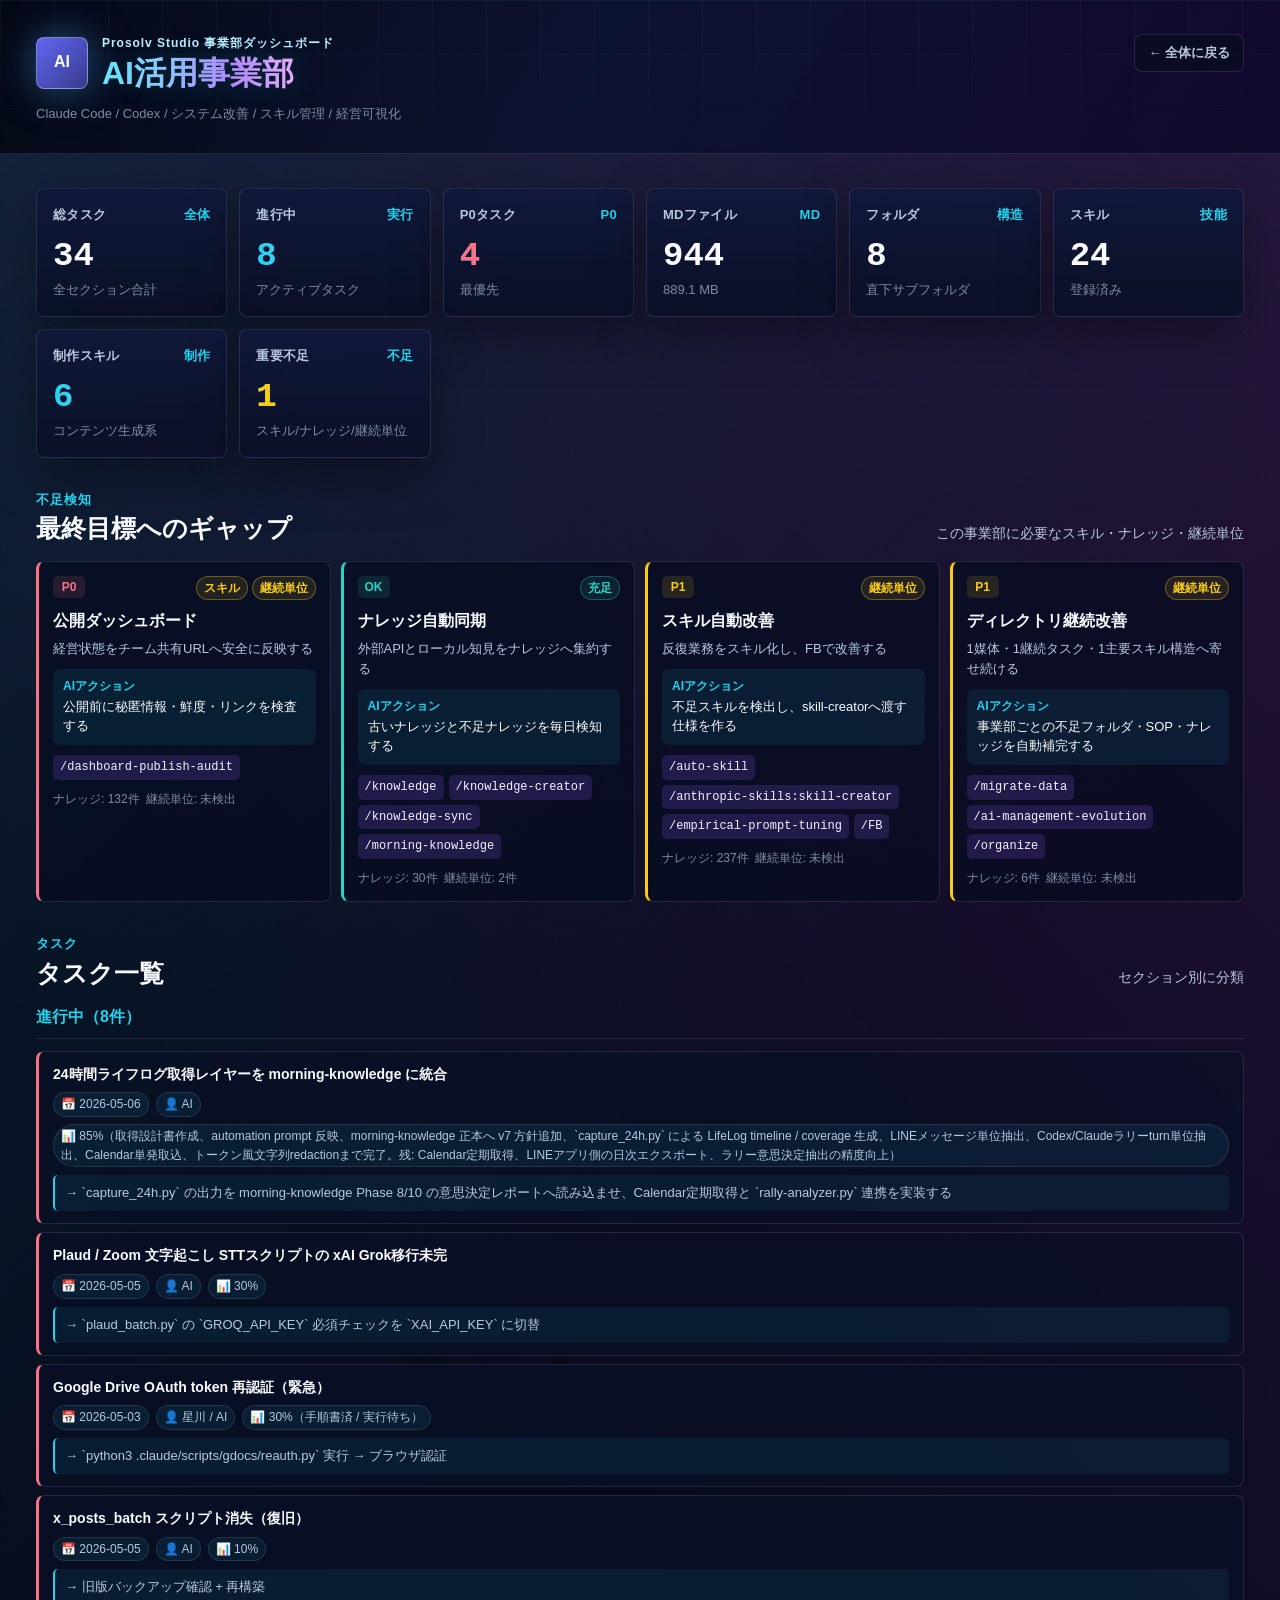
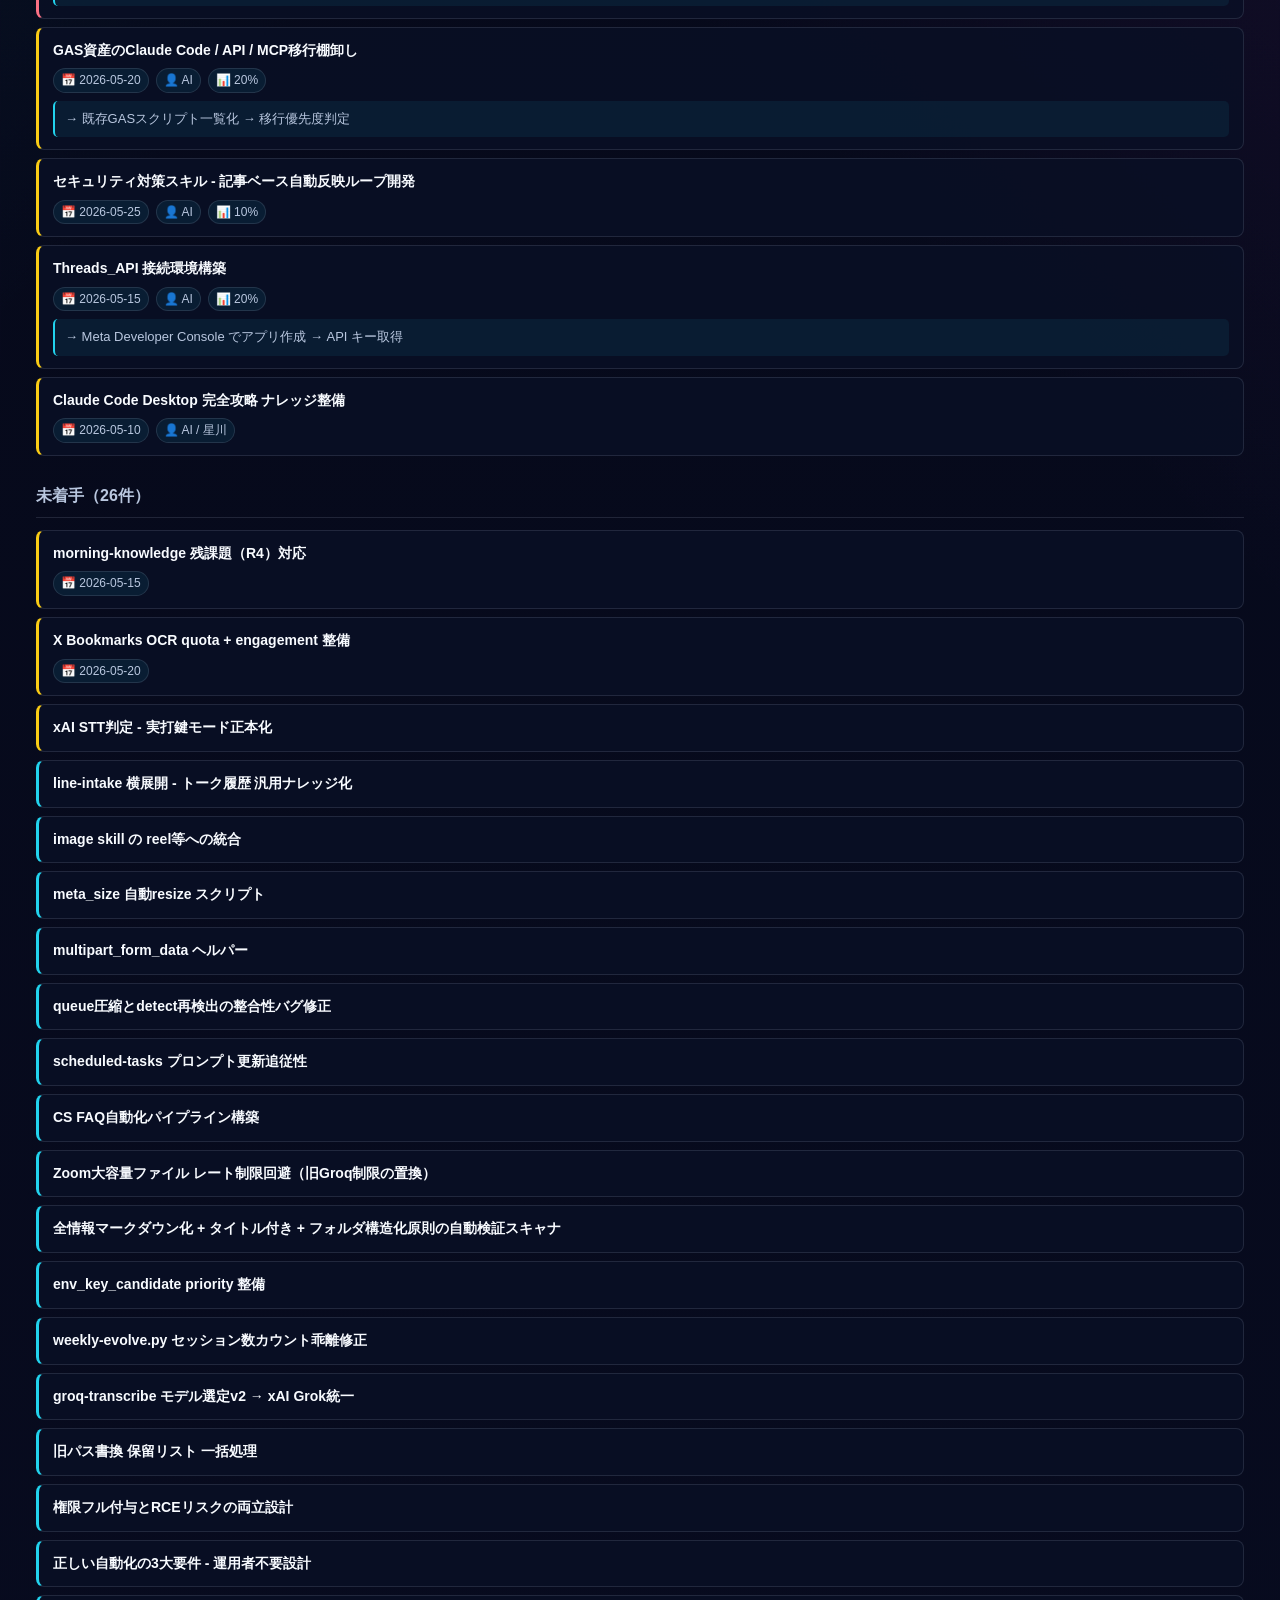
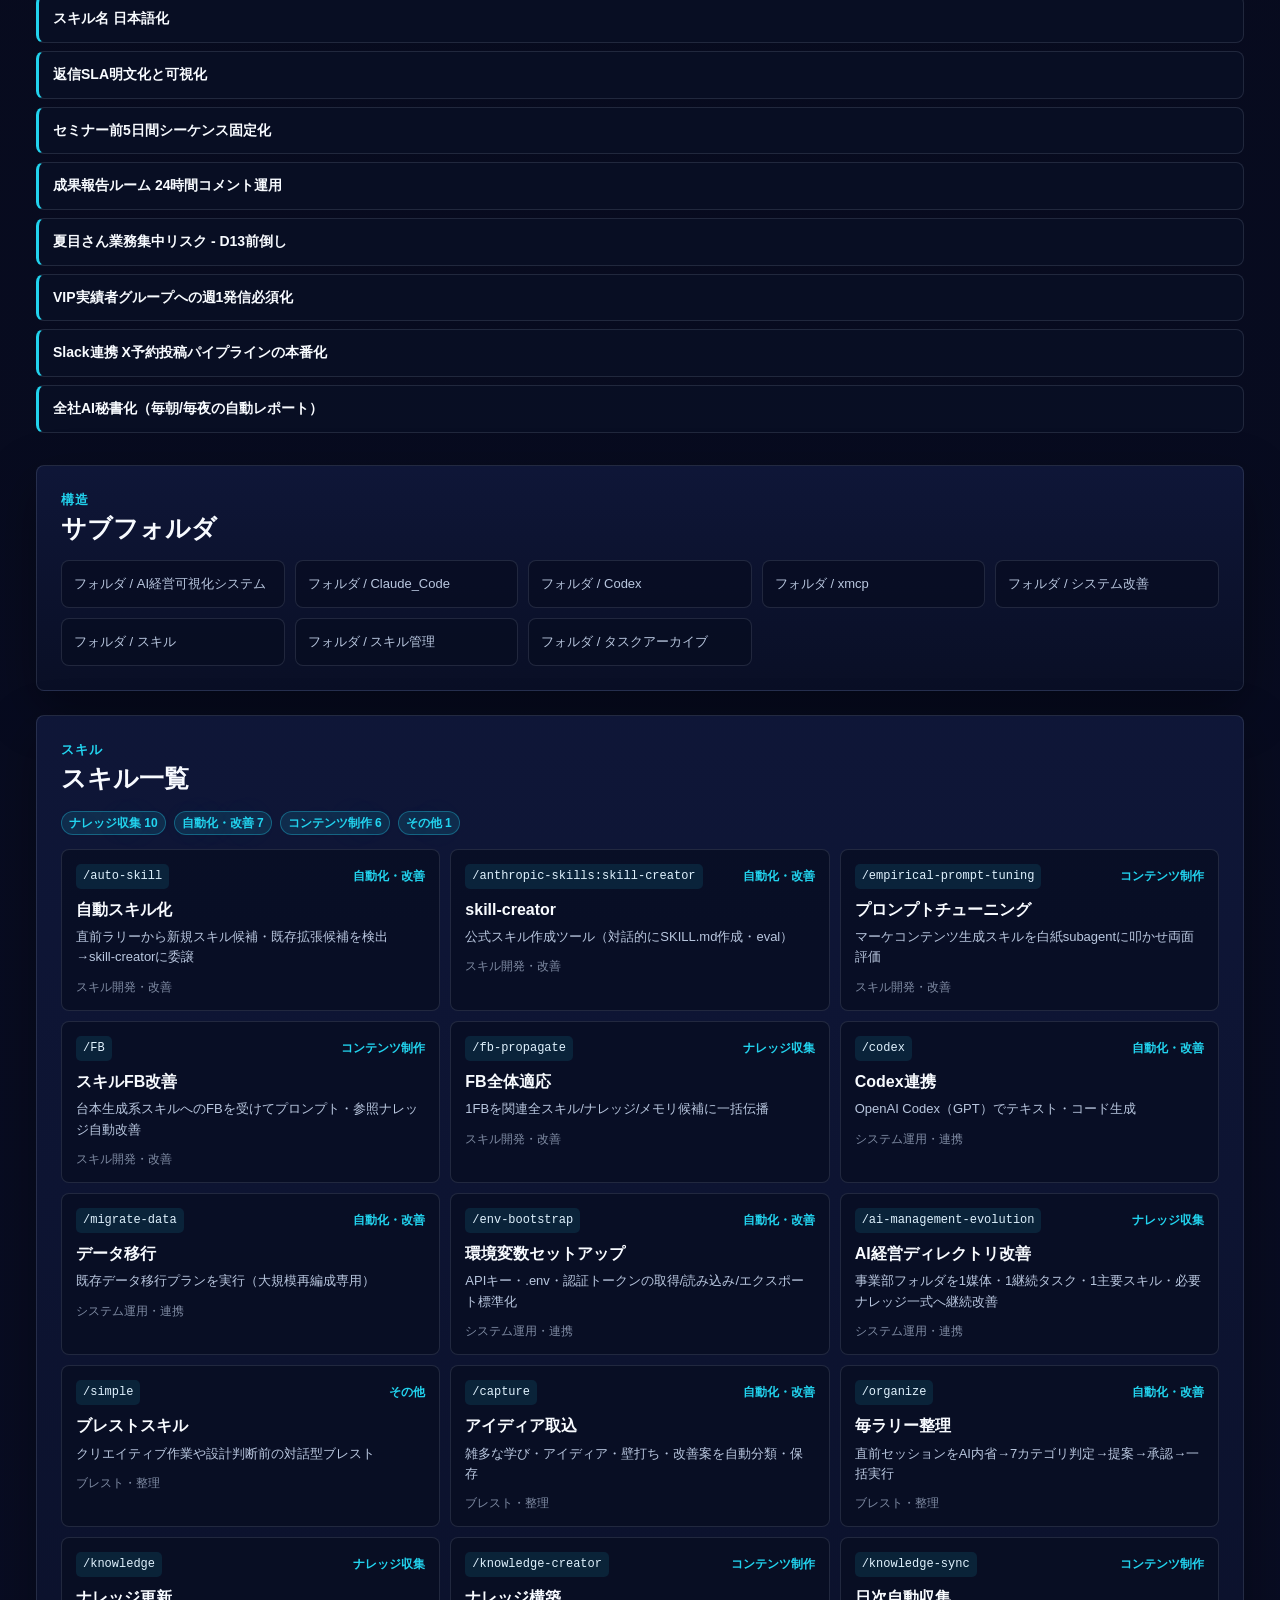
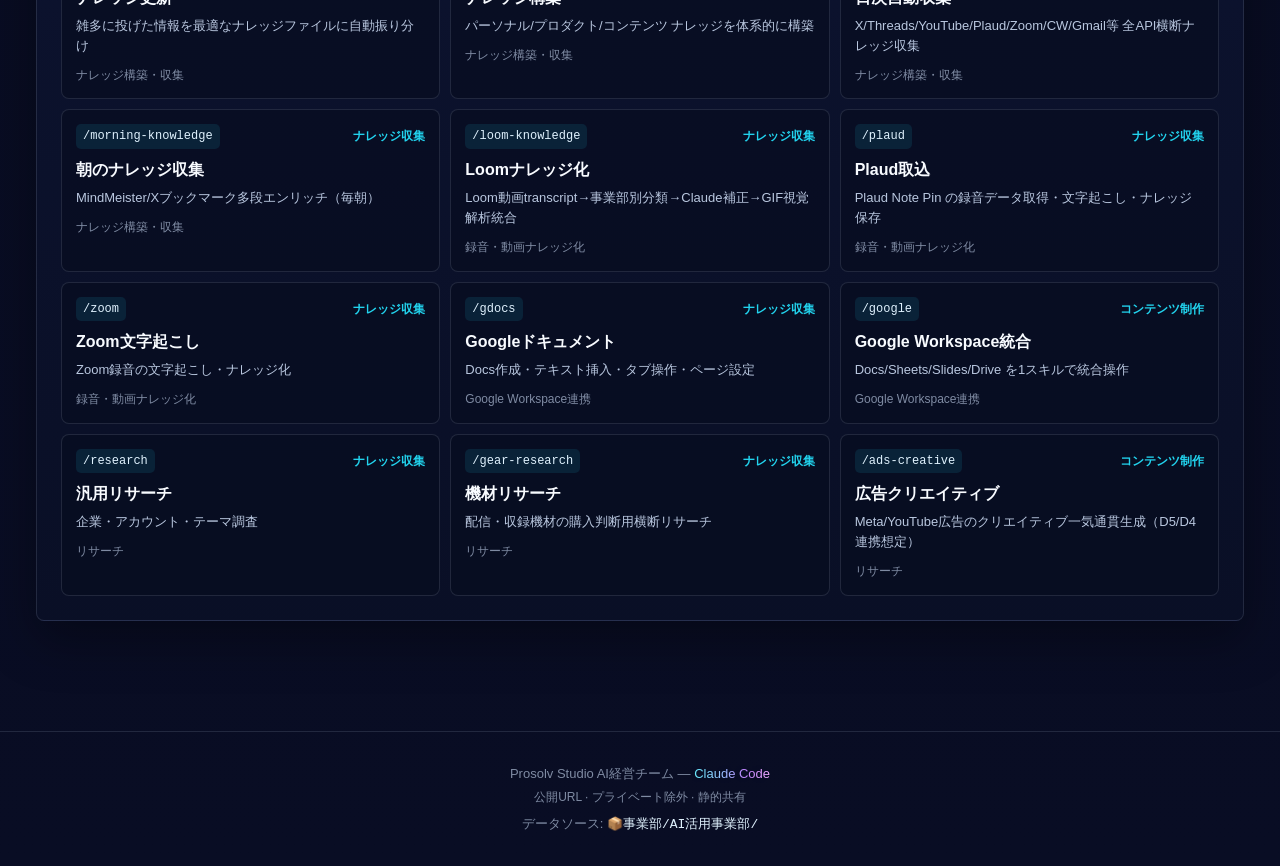
<file: 事業部別ダッシュボード/AI活用事業部.html>
<!DOCTYPE html>
<html lang="ja">
<head>
<meta charset="UTF-8">
<title>AI活用事業部 | Prosolv Studio</title>
<meta name="viewport" content="width=device-width, initial-scale=1.0">
<link rel="stylesheet" href="../assets/style.css">
</head>
<body>

<header>
  <div class="grid-pattern"></div>
  <div class="header-inner">
    <div class="header-top">
      <div class="brand">
        <div class="brand-icon" style="background:linear-gradient(135deg, #6366f1, #6366f188)">AI</div>
        <div class="brand-text">
          <span class="brand-sub">Prosolv Studio 事業部ダッシュボード</span>
          <h1><span class="accent">AI活用事業部</span></h1>
        </div>
      </div>
      <div class="header-actions">
        <a href="../index.html" class="nav-link">← 全体に戻る</a>
      </div>
    </div>
    <div class="header-meta">Claude Code / Codex / システム改善 / スキル管理 / 経営可視化</div>
  </div>
</header>

<div class="container">

  <div class="kpi-grid" style="margin-bottom:32px">
    <div class="card kpi-card">
      <div class="kpi-label"><span>総タスク</span><span class="kpi-icon">全体</span></div>
      <div class="kpi-value">34</div>
      <div class="kpi-sub">全セクション合計</div>
    </div>
    <div class="card kpi-card highlight">
      <div class="kpi-label"><span>進行中</span><span class="kpi-icon">実行</span></div>
      <div class="kpi-value">8</div>
      <div class="kpi-sub">アクティブタスク</div>
    </div>
    <div class="card kpi-card highlight">
      <div class="kpi-label"><span>P0タスク</span><span class="kpi-icon">P0</span></div>
      <div class="kpi-value" style="color:var(--danger)">4</div>
      <div class="kpi-sub">最優先</div>
    </div>
    <div class="card kpi-card">
      <div class="kpi-label"><span>MDファイル</span><span class="kpi-icon">MD</span></div>
      <div class="kpi-value">944</div>
      <div class="kpi-sub">889.1 MB</div>
    </div>
    <div class="card kpi-card">
      <div class="kpi-label"><span>フォルダ</span><span class="kpi-icon">構造</span></div>
      <div class="kpi-value">8</div>
      <div class="kpi-sub">直下サブフォルダ</div>
    </div>
    <div class="card kpi-card">
      <div class="kpi-label"><span>スキル</span><span class="kpi-icon">技能</span></div>
      <div class="kpi-value">24</div>
      <div class="kpi-sub">登録済み</div>
    </div>
    <div class="card kpi-card highlight">
      <div class="kpi-label"><span>制作スキル</span><span class="kpi-icon">制作</span></div>
      <div class="kpi-value">6</div>
      <div class="kpi-sub">コンテンツ生成系</div>
    </div>
    <div class="card kpi-card highlight">
      <div class="kpi-label"><span>重要不足</span><span class="kpi-icon">不足</span></div>
      <div class="kpi-value" style="color:var(--warning)">1</div>
      <div class="kpi-sub">スキル/ナレッジ/継続単位</div>
    </div>
  </div>

  <div style="margin-bottom:32px">
    <div class="section-header">
      <div>
        <div class="section-eyebrow">不足検知</div>
        <h2 class="section-title">最終目標へのギャップ</h2>
      </div>
      <span class="section-subtitle">この事業部に必要なスキル・ナレッジ・継続単位</span>
    </div>
    <div class="gap-card-grid">
        <div class="gap-card p0">
          <div class="gap-card-top">
            <span class="gap-priority">P0</span>
            <div class="gap-tags"><span class="tag warning">スキル</span><span class="tag warning">継続単位</span></div>
          </div>
          <strong>公開ダッシュボード</strong>
          <p>経営状態をチーム共有URLへ安全に反映する</p>
          <div class="gap-action"><span>AIアクション</span>公開前に秘匿情報・鮮度・リンクを検査する</div>
          <div class="gap-skill-line"><code>/dashboard-publish-audit</code></div>
          
          <div class="gap-meta">
            <span>ナレッジ: 132件</span>
            <span>継続単位: 未検出</span>
          </div>
        </div>
        <div class="gap-card ok">
          <div class="gap-card-top">
            <span class="gap-priority">OK</span>
            <div class="gap-tags"><span class="tag success">充足</span></div>
          </div>
          <strong>ナレッジ自動同期</strong>
          <p>外部APIとローカル知見をナレッジへ集約する</p>
          <div class="gap-action"><span>AIアクション</span>古いナレッジと不足ナレッジを毎日検知する</div>
          <div class="gap-skill-line"><code>/knowledge</code><code>/knowledge-creator</code><code>/knowledge-sync</code><code>/morning-knowledge</code></div>
          
          <div class="gap-meta">
            <span>ナレッジ: 30件</span>
            <span>継続単位: 2件</span>
          </div>
        </div>
        <div class="gap-card p1">
          <div class="gap-card-top">
            <span class="gap-priority">P1</span>
            <div class="gap-tags"><span class="tag warning">継続単位</span></div>
          </div>
          <strong>スキル自動改善</strong>
          <p>反復業務をスキル化し、FBで改善する</p>
          <div class="gap-action"><span>AIアクション</span>不足スキルを検出し、skill-creatorへ渡す仕様を作る</div>
          <div class="gap-skill-line"><code>/auto-skill</code><code>/anthropic-skills:skill-creator</code><code>/empirical-prompt-tuning</code><code>/FB</code></div>
          
          <div class="gap-meta">
            <span>ナレッジ: 237件</span>
            <span>継続単位: 未検出</span>
          </div>
        </div>
        <div class="gap-card p1">
          <div class="gap-card-top">
            <span class="gap-priority">P1</span>
            <div class="gap-tags"><span class="tag warning">継続単位</span></div>
          </div>
          <strong>ディレクトリ継続改善</strong>
          <p>1媒体・1継続タスク・1主要スキル構造へ寄せ続ける</p>
          <div class="gap-action"><span>AIアクション</span>事業部ごとの不足フォルダ・SOP・ナレッジを自動補完する</div>
          <div class="gap-skill-line"><code>/migrate-data</code><code>/ai-management-evolution</code><code>/organize</code></div>
          
          <div class="gap-meta">
            <span>ナレッジ: 6件</span>
            <span>継続単位: 未検出</span>
          </div>
        </div></div>
  </div>

  <div style="margin-bottom:32px">
    <div class="section-header">
      <div>
        <div class="section-eyebrow">タスク</div>
        <h2 class="section-title">タスク一覧</h2>
      </div>
      <span class="section-subtitle">セクション別に分類</span>
    </div>
    <div class="task-section task-section-in-progress"><h3>進行中（8件）</h3><div class="task-item p0"><strong>24時間ライフログ取得レイヤーを morning-knowledge に統合</strong> <div class="task-meta"><span>📅 2026-05-06</span> <span>👤 AI</span> <span>📊 85%（取得設計書作成、automation prompt 反映、morning-knowledge 正本へ v7 方針追加、`capture_24h.py` による LifeLog timeline / coverage 生成、LINEメッセージ単位抽出、Codex/Claudeラリーturn単位抽出、Calendar単発取込、トークン風文字列redactionまで完了。残: Calendar定期取得、LINEアプリ側の日次エクスポート、ラリー意思決定抽出の精度向上）</span></div><div class="task-next">→ `capture_24h.py` の出力を morning-knowledge Phase 8/10 の意思決定レポートへ読み込ませ、Calendar定期取得と `rally-analyzer.py` 連携を実装する</div></div>
<div class="task-item p0"><strong>Plaud / Zoom 文字起こし STTスクリプトの xAI Grok移行未完</strong> <div class="task-meta"><span>📅 2026-05-05</span> <span>👤 AI</span> <span>📊 30%</span></div><div class="task-next">→ `plaud_batch.py` の `GROQ_API_KEY` 必須チェックを `XAI_API_KEY` に切替</div></div>
<div class="task-item p0"><strong>Google Drive OAuth token 再認証（緊急）</strong> <div class="task-meta"><span>📅 2026-05-03</span> <span>👤 星川 / AI</span> <span>📊 30%（手順書済 / 実行待ち）</span></div><div class="task-next">→ `python3 .claude/scripts/gdocs/reauth.py` 実行 → ブラウザ認証</div></div>
<div class="task-item p0"><strong>x_posts_batch スクリプト消失（復旧）</strong> <div class="task-meta"><span>📅 2026-05-05</span> <span>👤 AI</span> <span>📊 10%</span></div><div class="task-next">→ 旧版バックアップ確認 + 再構築</div></div>
<div class="task-item p1"><strong>GAS資産のClaude Code / API / MCP移行棚卸し</strong> <div class="task-meta"><span>📅 2026-05-20</span> <span>👤 AI</span> <span>📊 20%</span></div><div class="task-next">→ 既存GASスクリプト一覧化 → 移行優先度判定</div></div>
<div class="task-item p1"><strong>セキュリティ対策スキル - 記事ベース自動反映ループ開発</strong> <div class="task-meta"><span>📅 2026-05-25</span> <span>👤 AI</span> <span>📊 10%</span></div></div>
<div class="task-item p1"><strong>Threads_API 接続環境構築</strong> <div class="task-meta"><span>📅 2026-05-15</span> <span>👤 AI</span> <span>📊 20%</span></div><div class="task-next">→ Meta Developer Console でアプリ作成 → API キー取得</div></div>
<div class="task-item p1"><strong>Claude Code Desktop 完全攻略 ナレッジ整備</strong> <div class="task-meta"><span>📅 2026-05-10</span> <span>👤 AI / 星川</span></div></div></div>
<div class="task-section task-section-pending"><h3>未着手（26件）</h3><div class="task-item p1"><strong>morning-knowledge 残課題（R4）対応</strong> <div class="task-meta"><span>📅 2026-05-15</span></div></div>
<div class="task-item p1"><strong>X Bookmarks OCR quota + engagement 整備</strong> <div class="task-meta"><span>📅 2026-05-20</span></div></div>
<div class="task-item p1"><strong>xAI STT判定 - 実打鍵モード正本化</strong></div>
<div class="task-item p2"><strong>line-intake 横展開 - トーク履歴 汎用ナレッジ化</strong></div>
<div class="task-item p2"><strong>image skill の reel等への統合</strong></div>
<div class="task-item p2"><strong>meta_size 自動resize スクリプト</strong></div>
<div class="task-item p2"><strong>multipart_form_data ヘルパー</strong></div>
<div class="task-item p2"><strong>queue圧縮とdetect再検出の整合性バグ修正</strong></div>
<div class="task-item p2"><strong>scheduled-tasks プロンプト更新追従性</strong></div>
<div class="task-item p2"><strong>CS FAQ自動化パイプライン構築</strong></div>
<div class="task-item p2"><strong>Zoom大容量ファイル レート制限回避（旧Groq制限の置換）</strong></div>
<div class="task-item p2"><strong>全情報マークダウン化 + タイトル付き + フォルダ構造化原則の自動検証スキャナ</strong></div>
<div class="task-item p2"><strong>env_key_candidate priority 整備</strong></div>
<div class="task-item p2"><strong>weekly-evolve.py セッション数カウント乖離修正</strong></div>
<div class="task-item p2"><strong>groq-transcribe モデル選定v2 → xAI Grok統一</strong></div>
<div class="task-item p2"><strong>旧パス書換 保留リスト 一括処理</strong></div>
<div class="task-item p2"><strong>権限フル付与とRCEリスクの両立設計</strong></div>
<div class="task-item p2"><strong>正しい自動化の3大要件 - 運用者不要設計</strong></div>
<div class="task-item p2"><strong>スキル名 日本語化</strong></div>
<div class="task-item p2"><strong>返信SLA明文化と可視化</strong></div>
<div class="task-item p2"><strong>セミナー前5日間シーケンス固定化</strong></div>
<div class="task-item p2"><strong>成果報告ルーム 24時間コメント運用</strong></div>
<div class="task-item p2"><strong>夏目さん業務集中リスク - D13前倒し</strong></div>
<div class="task-item p2"><strong>VIP実績者グループへの週1発信必須化</strong></div>
<div class="task-item p2"><strong>Slack連携 X予約投稿パイプラインの本番化</strong></div>
<div class="task-item p2"><strong>全社AI秘書化（毎朝/毎夜の自動レポート）</strong></div></div>
  </div>

  <div style="display:grid;grid-template-columns:1fr;gap:24px;margin-bottom:32px">
    <div class="card" style="padding:24px">
      <div class="section-header">
        <div>
          <div class="section-eyebrow">構造</div>
          <h2 class="section-title">サブフォルダ</h2>
        </div>
      </div>
      <div class="subfolder-grid"><div class="subfolder">フォルダ / AI経営可視化システム</div>
<div class="subfolder">フォルダ / Claude_Code</div>
<div class="subfolder">フォルダ / Codex</div>
<div class="subfolder">フォルダ / xmcp</div>
<div class="subfolder">フォルダ / システム改善</div>
<div class="subfolder">フォルダ / スキル</div>
<div class="subfolder">フォルダ / スキル管理</div>
<div class="subfolder">フォルダ / タスクアーカイブ</div></div>
    </div>
    <div class="card" style="padding:24px">
      <div class="section-header">
        <div>
          <div class="section-eyebrow">スキル</div>
          <h2 class="section-title">スキル一覧</h2>
        </div>
      </div>
      
      <div class="skill-summary-row"><span class="tag accent">ナレッジ収集 10</span><span class="tag accent">自動化・改善 7</span><span class="tag accent">コンテンツ制作 6</span><span class="tag accent">その他 1</span></div>
      <div class="skill-card-grid">
        <div class="skill-card">
          <div class="skill-card-top">
            <code>/auto-skill</code>
            <span>自動化・改善</span>
          </div>
          <strong>自動スキル化</strong>
          <p>直前ラリーから新規スキル候補・既存拡張候補を検出→skill-creatorに委譲</p>
          <small>スキル開発・改善</small>
        </div>
        <div class="skill-card">
          <div class="skill-card-top">
            <code>/anthropic-skills:skill-creator</code>
            <span>自動化・改善</span>
          </div>
          <strong>skill-creator</strong>
          <p>公式スキル作成ツール（対話的にSKILL.md作成・eval）</p>
          <small>スキル開発・改善</small>
        </div>
        <div class="skill-card">
          <div class="skill-card-top">
            <code>/empirical-prompt-tuning</code>
            <span>コンテンツ制作</span>
          </div>
          <strong>プロンプトチューニング</strong>
          <p>マーケコンテンツ生成スキルを白紙subagentに叩かせ両面評価</p>
          <small>スキル開発・改善</small>
        </div>
        <div class="skill-card">
          <div class="skill-card-top">
            <code>/FB</code>
            <span>コンテンツ制作</span>
          </div>
          <strong>スキルFB改善</strong>
          <p>台本生成系スキルへのFBを受けてプロンプト・参照ナレッジ自動改善</p>
          <small>スキル開発・改善</small>
        </div>
        <div class="skill-card">
          <div class="skill-card-top">
            <code>/fb-propagate</code>
            <span>ナレッジ収集</span>
          </div>
          <strong>FB全体適応</strong>
          <p>1FBを関連全スキル/ナレッジ/メモリ候補に一括伝播</p>
          <small>スキル開発・改善</small>
        </div>
        <div class="skill-card">
          <div class="skill-card-top">
            <code>/codex</code>
            <span>自動化・改善</span>
          </div>
          <strong>Codex連携</strong>
          <p>OpenAI Codex（GPT）でテキスト・コード生成</p>
          <small>システム運用・連携</small>
        </div>
        <div class="skill-card">
          <div class="skill-card-top">
            <code>/migrate-data</code>
            <span>自動化・改善</span>
          </div>
          <strong>データ移行</strong>
          <p>既存データ移行プランを実行（大規模再編成専用）</p>
          <small>システム運用・連携</small>
        </div>
        <div class="skill-card">
          <div class="skill-card-top">
            <code>/env-bootstrap</code>
            <span>自動化・改善</span>
          </div>
          <strong>環境変数セットアップ</strong>
          <p>APIキー・.env・認証トークンの取得/読み込み/エクスポート標準化</p>
          <small>システム運用・連携</small>
        </div>
        <div class="skill-card">
          <div class="skill-card-top">
            <code>/ai-management-evolution</code>
            <span>ナレッジ収集</span>
          </div>
          <strong>AI経営ディレクトリ改善</strong>
          <p>事業部フォルダを1媒体・1継続タスク・1主要スキル・必要ナレッジ一式へ継続改善</p>
          <small>システム運用・連携</small>
        </div>
        <div class="skill-card">
          <div class="skill-card-top">
            <code>/simple</code>
            <span>その他</span>
          </div>
          <strong>ブレストスキル</strong>
          <p>クリエイティブ作業や設計判断前の対話型ブレスト</p>
          <small>ブレスト・整理</small>
        </div>
        <div class="skill-card">
          <div class="skill-card-top">
            <code>/capture</code>
            <span>自動化・改善</span>
          </div>
          <strong>アイディア取込</strong>
          <p>雑多な学び・アイディア・壁打ち・改善案を自動分類・保存</p>
          <small>ブレスト・整理</small>
        </div>
        <div class="skill-card">
          <div class="skill-card-top">
            <code>/organize</code>
            <span>自動化・改善</span>
          </div>
          <strong>毎ラリー整理</strong>
          <p>直前セッションをAI内省→7カテゴリ判定→提案→承認→一括実行</p>
          <small>ブレスト・整理</small>
        </div>
        <div class="skill-card">
          <div class="skill-card-top">
            <code>/knowledge</code>
            <span>ナレッジ収集</span>
          </div>
          <strong>ナレッジ更新</strong>
          <p>雑多に投げた情報を最適なナレッジファイルに自動振り分け</p>
          <small>ナレッジ構築・収集</small>
        </div>
        <div class="skill-card">
          <div class="skill-card-top">
            <code>/knowledge-creator</code>
            <span>コンテンツ制作</span>
          </div>
          <strong>ナレッジ構築</strong>
          <p>パーソナル/プロダクト/コンテンツ ナレッジを体系的に構築</p>
          <small>ナレッジ構築・収集</small>
        </div>
        <div class="skill-card">
          <div class="skill-card-top">
            <code>/knowledge-sync</code>
            <span>コンテンツ制作</span>
          </div>
          <strong>日次自動収集</strong>
          <p>X/Threads/YouTube/Plaud/Zoom/CW/Gmail等 全API横断ナレッジ収集</p>
          <small>ナレッジ構築・収集</small>
        </div>
        <div class="skill-card">
          <div class="skill-card-top">
            <code>/morning-knowledge</code>
            <span>ナレッジ収集</span>
          </div>
          <strong>朝のナレッジ収集</strong>
          <p>MindMeister/Xブックマーク多段エンリッチ（毎朝）</p>
          <small>ナレッジ構築・収集</small>
        </div>
        <div class="skill-card">
          <div class="skill-card-top">
            <code>/loom-knowledge</code>
            <span>ナレッジ収集</span>
          </div>
          <strong>Loomナレッジ化</strong>
          <p>Loom動画transcript→事業部別分類→Claude補正→GIF視覚解析統合</p>
          <small>録音・動画ナレッジ化</small>
        </div>
        <div class="skill-card">
          <div class="skill-card-top">
            <code>/plaud</code>
            <span>ナレッジ収集</span>
          </div>
          <strong>Plaud取込</strong>
          <p>Plaud Note Pin の録音データ取得・文字起こし・ナレッジ保存</p>
          <small>録音・動画ナレッジ化</small>
        </div>
        <div class="skill-card">
          <div class="skill-card-top">
            <code>/zoom</code>
            <span>ナレッジ収集</span>
          </div>
          <strong>Zoom文字起こし</strong>
          <p>Zoom録音の文字起こし・ナレッジ化</p>
          <small>録音・動画ナレッジ化</small>
        </div>
        <div class="skill-card">
          <div class="skill-card-top">
            <code>/gdocs</code>
            <span>ナレッジ収集</span>
          </div>
          <strong>Googleドキュメント</strong>
          <p>Docs作成・テキスト挿入・タブ操作・ページ設定</p>
          <small>Google Workspace連携</small>
        </div>
        <div class="skill-card">
          <div class="skill-card-top">
            <code>/google</code>
            <span>コンテンツ制作</span>
          </div>
          <strong>Google Workspace統合</strong>
          <p>Docs/Sheets/Slides/Drive を1スキルで統合操作</p>
          <small>Google Workspace連携</small>
        </div>
        <div class="skill-card">
          <div class="skill-card-top">
            <code>/research</code>
            <span>ナレッジ収集</span>
          </div>
          <strong>汎用リサーチ</strong>
          <p>企業・アカウント・テーマ調査</p>
          <small>リサーチ</small>
        </div>
        <div class="skill-card">
          <div class="skill-card-top">
            <code>/gear-research</code>
            <span>ナレッジ収集</span>
          </div>
          <strong>機材リサーチ</strong>
          <p>配信・収録機材の購入判断用横断リサーチ</p>
          <small>リサーチ</small>
        </div>
        <div class="skill-card">
          <div class="skill-card-top">
            <code>/ads-creative</code>
            <span>コンテンツ制作</span>
          </div>
          <strong>広告クリエイティブ</strong>
          <p>Meta/YouTube広告のクリエイティブ一気通貫生成（D5/D4連携想定）</p>
          <small>リサーチ</small>
        </div></div>
    
    </div>
  </div>

</div>

<footer>
  <p>Prosolv Studio AI経営チーム — <span class="accent">Claude Code</span></p>
  <p class="privacy">公開URL · プライベート除外 · 静的共有</p>
  <p style="margin-top:8px">データソース: <code>📦事業部/AI活用事業部/</code></p>
</footer>

</body>
</html>
</file>
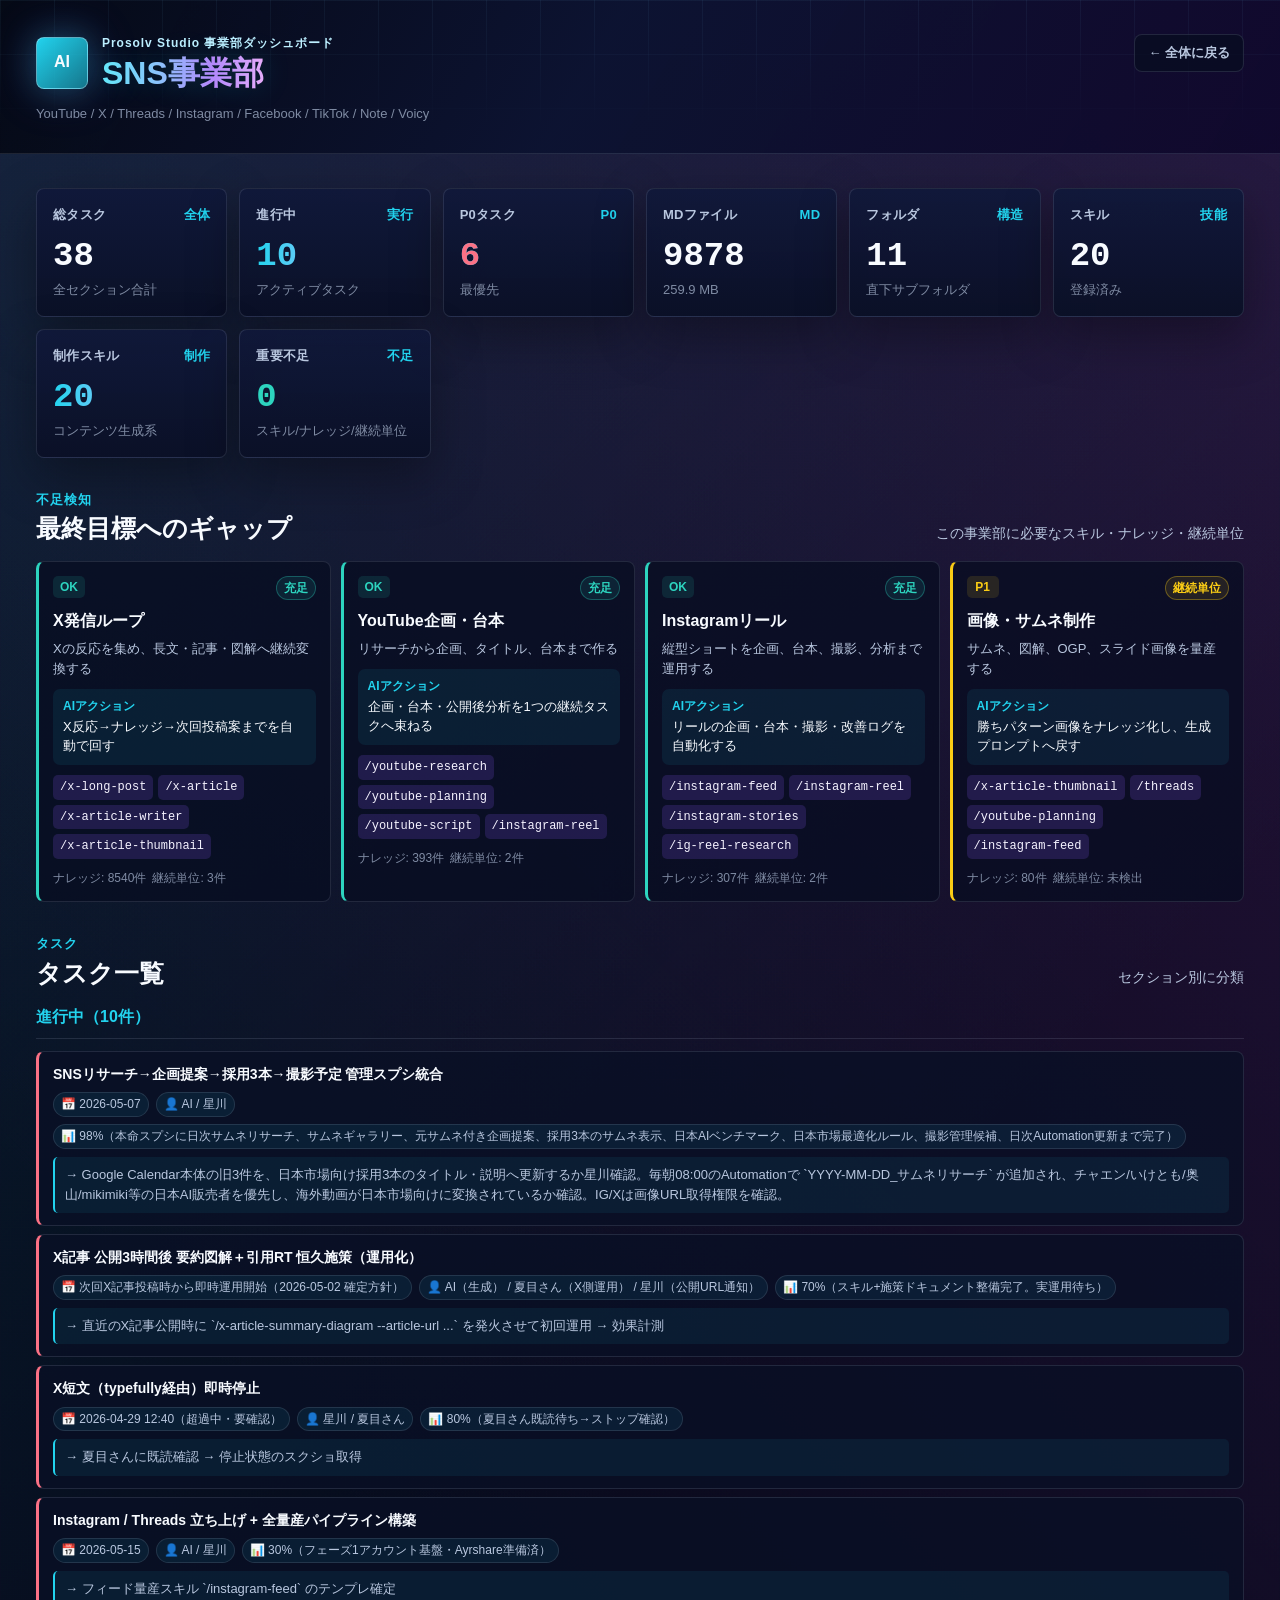
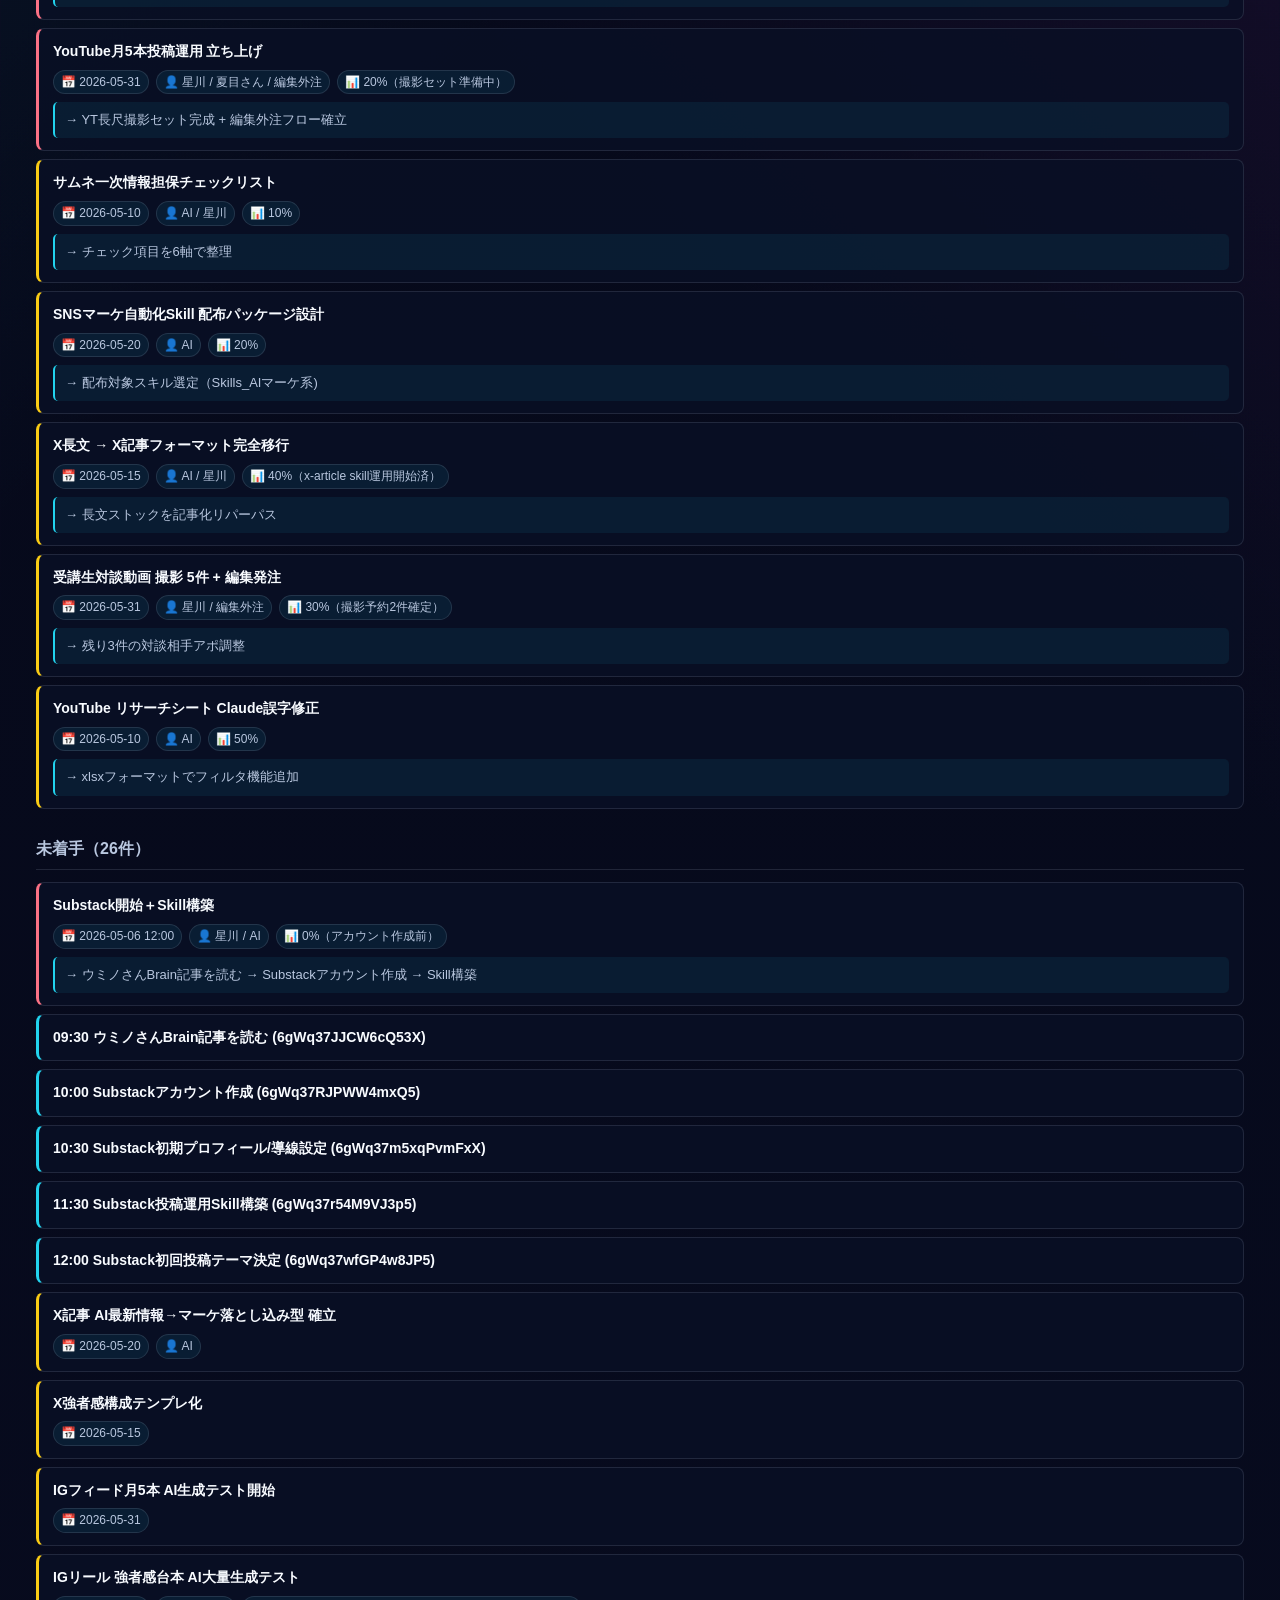
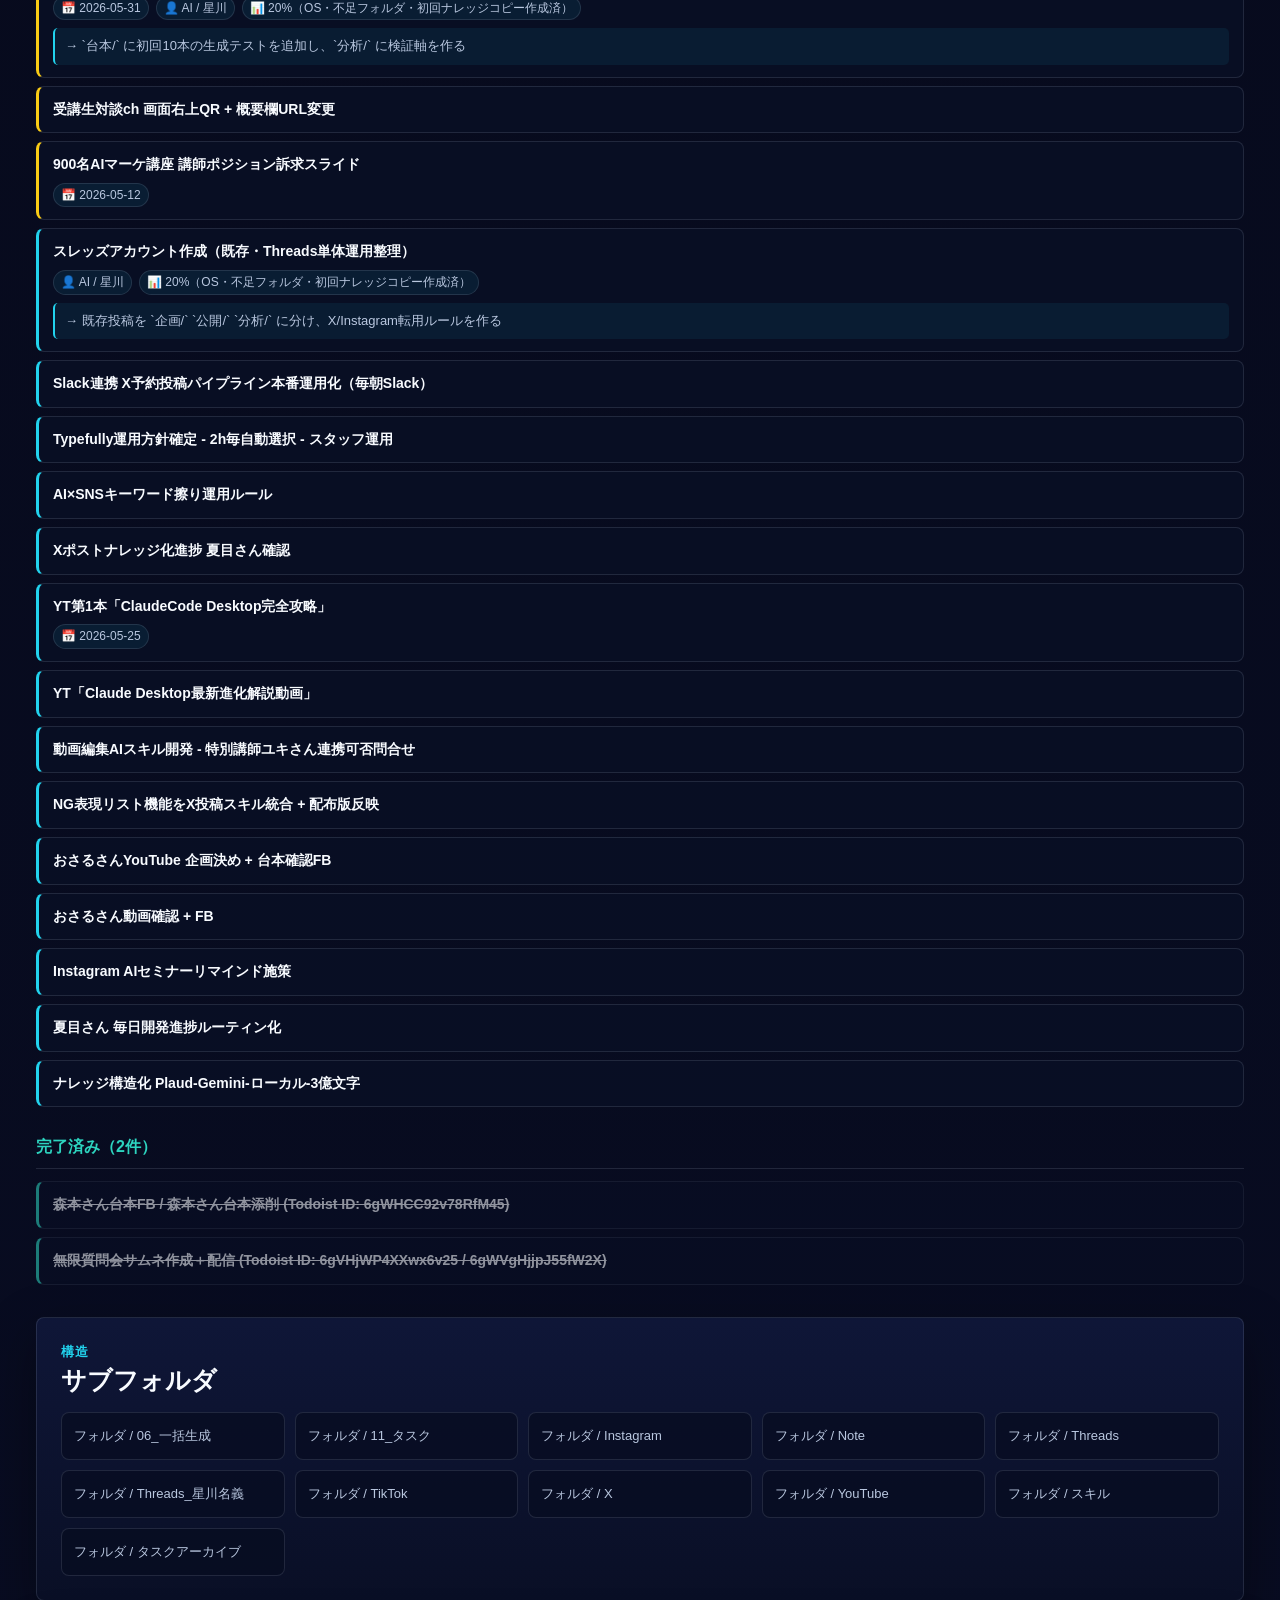
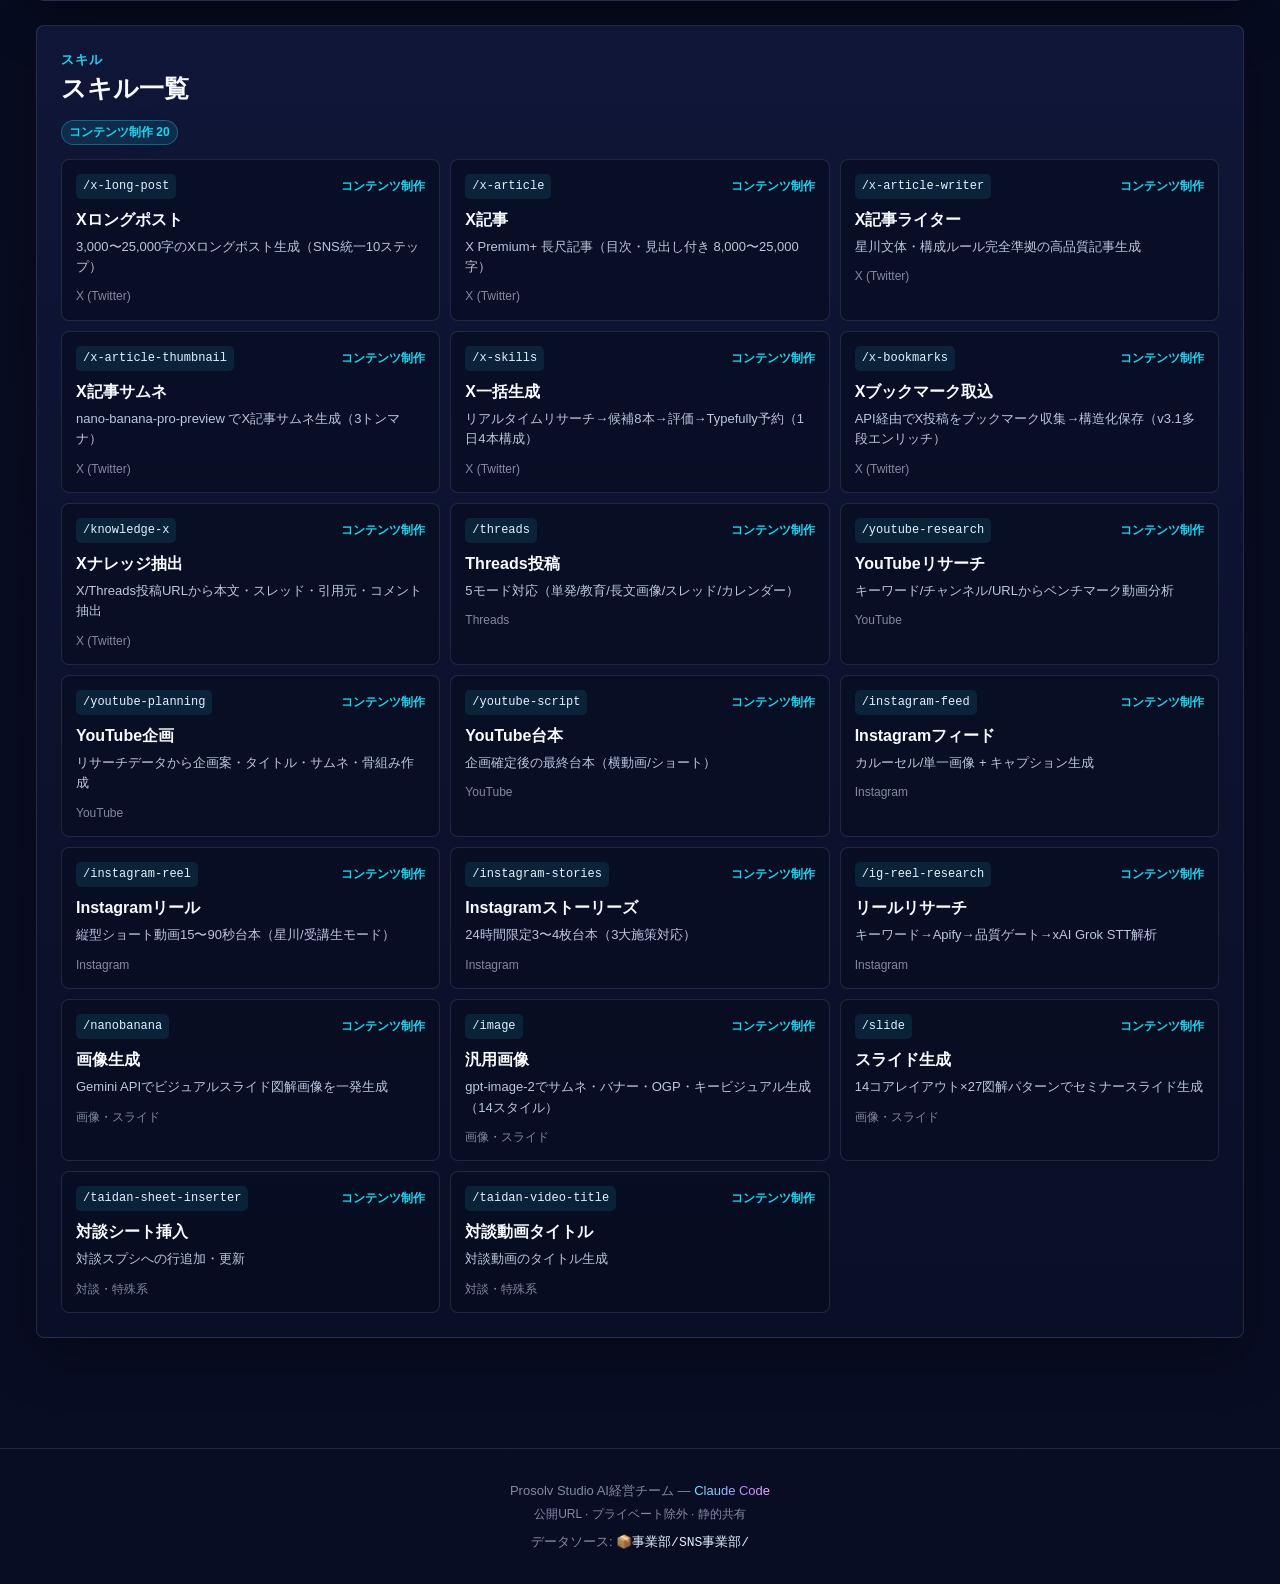
<file: 事業部別ダッシュボード/SNS事業部.html>
<!DOCTYPE html>
<html lang="ja">
<head>
<meta charset="UTF-8">
<title>SNS事業部 | Prosolv Studio</title>
<meta name="viewport" content="width=device-width, initial-scale=1.0">
<link rel="stylesheet" href="../assets/style.css">
</head>
<body>

<header>
  <div class="grid-pattern"></div>
  <div class="header-inner">
    <div class="header-top">
      <div class="brand">
        <div class="brand-icon" style="background:linear-gradient(135deg, #22d3ee, #22d3ee88)">AI</div>
        <div class="brand-text">
          <span class="brand-sub">Prosolv Studio 事業部ダッシュボード</span>
          <h1><span class="accent">SNS事業部</span></h1>
        </div>
      </div>
      <div class="header-actions">
        <a href="../index.html" class="nav-link">← 全体に戻る</a>
      </div>
    </div>
    <div class="header-meta">YouTube / X / Threads / Instagram / Facebook / TikTok / Note / Voicy</div>
  </div>
</header>

<div class="container">

  <div class="kpi-grid" style="margin-bottom:32px">
    <div class="card kpi-card">
      <div class="kpi-label"><span>総タスク</span><span class="kpi-icon">全体</span></div>
      <div class="kpi-value">38</div>
      <div class="kpi-sub">全セクション合計</div>
    </div>
    <div class="card kpi-card highlight">
      <div class="kpi-label"><span>進行中</span><span class="kpi-icon">実行</span></div>
      <div class="kpi-value">10</div>
      <div class="kpi-sub">アクティブタスク</div>
    </div>
    <div class="card kpi-card highlight">
      <div class="kpi-label"><span>P0タスク</span><span class="kpi-icon">P0</span></div>
      <div class="kpi-value" style="color:var(--danger)">6</div>
      <div class="kpi-sub">最優先</div>
    </div>
    <div class="card kpi-card">
      <div class="kpi-label"><span>MDファイル</span><span class="kpi-icon">MD</span></div>
      <div class="kpi-value">9878</div>
      <div class="kpi-sub">259.9 MB</div>
    </div>
    <div class="card kpi-card">
      <div class="kpi-label"><span>フォルダ</span><span class="kpi-icon">構造</span></div>
      <div class="kpi-value">11</div>
      <div class="kpi-sub">直下サブフォルダ</div>
    </div>
    <div class="card kpi-card">
      <div class="kpi-label"><span>スキル</span><span class="kpi-icon">技能</span></div>
      <div class="kpi-value">20</div>
      <div class="kpi-sub">登録済み</div>
    </div>
    <div class="card kpi-card highlight">
      <div class="kpi-label"><span>制作スキル</span><span class="kpi-icon">制作</span></div>
      <div class="kpi-value">20</div>
      <div class="kpi-sub">コンテンツ生成系</div>
    </div>
    <div class="card kpi-card">
      <div class="kpi-label"><span>重要不足</span><span class="kpi-icon">不足</span></div>
      <div class="kpi-value" style="color:var(--success)">0</div>
      <div class="kpi-sub">スキル/ナレッジ/継続単位</div>
    </div>
  </div>

  <div style="margin-bottom:32px">
    <div class="section-header">
      <div>
        <div class="section-eyebrow">不足検知</div>
        <h2 class="section-title">最終目標へのギャップ</h2>
      </div>
      <span class="section-subtitle">この事業部に必要なスキル・ナレッジ・継続単位</span>
    </div>
    <div class="gap-card-grid">
        <div class="gap-card ok">
          <div class="gap-card-top">
            <span class="gap-priority">OK</span>
            <div class="gap-tags"><span class="tag success">充足</span></div>
          </div>
          <strong>X発信ループ</strong>
          <p>Xの反応を集め、長文・記事・図解へ継続変換する</p>
          <div class="gap-action"><span>AIアクション</span>X反応→ナレッジ→次回投稿案までを自動で回す</div>
          <div class="gap-skill-line"><code>/x-long-post</code><code>/x-article</code><code>/x-article-writer</code><code>/x-article-thumbnail</code></div>
          
          <div class="gap-meta">
            <span>ナレッジ: 8540件</span>
            <span>継続単位: 3件</span>
          </div>
        </div>
        <div class="gap-card ok">
          <div class="gap-card-top">
            <span class="gap-priority">OK</span>
            <div class="gap-tags"><span class="tag success">充足</span></div>
          </div>
          <strong>YouTube企画・台本</strong>
          <p>リサーチから企画、タイトル、台本まで作る</p>
          <div class="gap-action"><span>AIアクション</span>企画・台本・公開後分析を1つの継続タスクへ束ねる</div>
          <div class="gap-skill-line"><code>/youtube-research</code><code>/youtube-planning</code><code>/youtube-script</code><code>/instagram-reel</code></div>
          
          <div class="gap-meta">
            <span>ナレッジ: 393件</span>
            <span>継続単位: 2件</span>
          </div>
        </div>
        <div class="gap-card ok">
          <div class="gap-card-top">
            <span class="gap-priority">OK</span>
            <div class="gap-tags"><span class="tag success">充足</span></div>
          </div>
          <strong>Instagramリール</strong>
          <p>縦型ショートを企画、台本、撮影、分析まで運用する</p>
          <div class="gap-action"><span>AIアクション</span>リールの企画・台本・撮影・改善ログを自動化する</div>
          <div class="gap-skill-line"><code>/instagram-feed</code><code>/instagram-reel</code><code>/instagram-stories</code><code>/ig-reel-research</code></div>
          
          <div class="gap-meta">
            <span>ナレッジ: 307件</span>
            <span>継続単位: 2件</span>
          </div>
        </div>
        <div class="gap-card p1">
          <div class="gap-card-top">
            <span class="gap-priority">P1</span>
            <div class="gap-tags"><span class="tag warning">継続単位</span></div>
          </div>
          <strong>画像・サムネ制作</strong>
          <p>サムネ、図解、OGP、スライド画像を量産する</p>
          <div class="gap-action"><span>AIアクション</span>勝ちパターン画像をナレッジ化し、生成プロンプトへ戻す</div>
          <div class="gap-skill-line"><code>/x-article-thumbnail</code><code>/threads</code><code>/youtube-planning</code><code>/instagram-feed</code></div>
          
          <div class="gap-meta">
            <span>ナレッジ: 80件</span>
            <span>継続単位: 未検出</span>
          </div>
        </div></div>
  </div>

  <div style="margin-bottom:32px">
    <div class="section-header">
      <div>
        <div class="section-eyebrow">タスク</div>
        <h2 class="section-title">タスク一覧</h2>
      </div>
      <span class="section-subtitle">セクション別に分類</span>
    </div>
    <div class="task-section task-section-in-progress"><h3>進行中（10件）</h3><div class="task-item p0"><strong>SNSリサーチ→企画提案→採用3本→撮影予定 管理スプシ統合</strong> <div class="task-meta"><span>📅 2026-05-07</span> <span>👤 AI / 星川</span> <span>📊 98%（本命スプシに日次サムネリサーチ、サムネギャラリー、元サムネ付き企画提案、採用3本のサムネ表示、日本AIベンチマーク、日本市場最適化ルール、撮影管理候補、日次Automation更新まで完了）</span></div><div class="task-next">→ Google Calendar本体の旧3件を、日本市場向け採用3本のタイトル・説明へ更新するか星川確認。毎朝08:00のAutomationで `YYYY-MM-DD_サムネリサーチ` が追加され、チャエン/いけとも/奥山/mikimiki等の日本AI販売者を優先し、海外動画が日本市場向けに変換されているか確認。IG/Xは画像URL取得権限を確認。</div></div>
<div class="task-item p0"><strong>X記事 公開3時間後 要約図解＋引用RT 恒久施策（運用化）</strong> <div class="task-meta"><span>📅 次回X記事投稿時から即時運用開始（2026-05-02 確定方針）</span> <span>👤 AI（生成） / 夏目さん（X側運用） / 星川（公開URL通知）</span> <span>📊 70%（スキル+施策ドキュメント整備完了。実運用待ち）</span></div><div class="task-next">→ 直近のX記事公開時に `/x-article-summary-diagram --article-url ...` を発火させて初回運用 → 効果計測</div></div>
<div class="task-item p0"><strong>X短文（typefully経由）即時停止</strong> <div class="task-meta"><span>📅 2026-04-29 12:40（超過中・要確認）</span> <span>👤 星川 / 夏目さん</span> <span>📊 80%（夏目さん既読待ち→ストップ確認）</span></div><div class="task-next">→ 夏目さんに既読確認 → 停止状態のスクショ取得</div></div>
<div class="task-item p0"><strong>Instagram / Threads 立ち上げ + 全量産パイプライン構築</strong> <div class="task-meta"><span>📅 2026-05-15</span> <span>👤 AI / 星川</span> <span>📊 30%（フェーズ1アカウント基盤・Ayrshare準備済）</span></div><div class="task-next">→ フィード量産スキル `/instagram-feed` のテンプレ確定</div></div>
<div class="task-item p0"><strong>YouTube月5本投稿運用 立ち上げ</strong> <div class="task-meta"><span>📅 2026-05-31</span> <span>👤 星川 / 夏目さん / 編集外注</span> <span>📊 20%（撮影セット準備中）</span></div><div class="task-next">→ YT長尺撮影セット完成 + 編集外注フロー確立</div></div>
<div class="task-item p1"><strong>サムネ一次情報担保チェックリスト</strong> <div class="task-meta"><span>📅 2026-05-10</span> <span>👤 AI / 星川</span> <span>📊 10%</span></div><div class="task-next">→ チェック項目を6軸で整理</div></div>
<div class="task-item p1"><strong>SNSマーケ自動化Skill 配布パッケージ設計</strong> <div class="task-meta"><span>📅 2026-05-20</span> <span>👤 AI</span> <span>📊 20%</span></div><div class="task-next">→ 配布対象スキル選定（Skills_AIマーケ系)</div></div>
<div class="task-item p1"><strong>X長文 → X記事フォーマット完全移行</strong> <div class="task-meta"><span>📅 2026-05-15</span> <span>👤 AI / 星川</span> <span>📊 40%（x-article skill運用開始済）</span></div><div class="task-next">→ 長文ストックを記事化リパーパス</div></div>
<div class="task-item p1"><strong>受講生対談動画 撮影 5件 + 編集発注</strong> <div class="task-meta"><span>📅 2026-05-31</span> <span>👤 星川 / 編集外注</span> <span>📊 30%（撮影予約2件確定）</span></div><div class="task-next">→ 残り3件の対談相手アポ調整</div></div>
<div class="task-item p1"><strong>YouTube リサーチシート Claude誤字修正</strong> <div class="task-meta"><span>📅 2026-05-10</span> <span>👤 AI</span> <span>📊 50%</span></div><div class="task-next">→ xlsxフォーマットでフィルタ機能追加</div></div></div>
<div class="task-section task-section-pending"><h3>未着手（26件）</h3><div class="task-item p0"><strong>Substack開始＋Skill構築</strong> <div class="task-meta"><span>📅 2026-05-06 12:00</span> <span>👤 星川 / AI</span> <span>📊 0%（アカウント作成前）</span></div><div class="task-next">→ ウミノさんBrain記事を読む → Substackアカウント作成 → Skill構築</div></div>
<div class="task-item p2"><strong>09:30 ウミノさんBrain記事を読む (6gWq37JJCW6cQ53X)</strong></div>
<div class="task-item p2"><strong>10:00 Substackアカウント作成 (6gWq37RJPWW4mxQ5)</strong></div>
<div class="task-item p2"><strong>10:30 Substack初期プロフィール/導線設定 (6gWq37m5xqPvmFxX)</strong></div>
<div class="task-item p2"><strong>11:30 Substack投稿運用Skill構築 (6gWq37r54M9VJ3p5)</strong></div>
<div class="task-item p2"><strong>12:00 Substack初回投稿テーマ決定 (6gWq37wfGP4w8JP5)</strong></div>
<div class="task-item p1"><strong>X記事 AI最新情報→マーケ落とし込み型 確立</strong> <div class="task-meta"><span>📅 2026-05-20</span> <span>👤 AI</span></div></div>
<div class="task-item p1"><strong>X強者感構成テンプレ化</strong> <div class="task-meta"><span>📅 2026-05-15</span></div></div>
<div class="task-item p1"><strong>IGフィード月5本 AI生成テスト開始</strong> <div class="task-meta"><span>📅 2026-05-31</span></div></div>
<div class="task-item p1"><strong>IGリール 強者感台本 AI大量生成テスト</strong> <div class="task-meta"><span>📅 2026-05-31</span> <span>👤 AI / 星川</span> <span>📊 20%（OS・不足フォルダ・初回ナレッジコピー作成済）</span></div><div class="task-next">→ `台本/` に初回10本の生成テストを追加し、`分析/` に検証軸を作る</div></div>
<div class="task-item p1"><strong>受講生対談ch 画面右上QR + 概要欄URL変更</strong></div>
<div class="task-item p1"><strong>900名AIマーケ講座 講師ポジション訴求スライド</strong> <div class="task-meta"><span>📅 2026-05-12</span></div></div>
<div class="task-item p2"><strong>スレッズアカウント作成（既存・Threads単体運用整理）</strong> <div class="task-meta"><span>👤 AI / 星川</span> <span>📊 20%（OS・不足フォルダ・初回ナレッジコピー作成済）</span></div><div class="task-next">→ 既存投稿を `企画/` `公開/` `分析/` に分け、X/Instagram転用ルールを作る</div></div>
<div class="task-item p2"><strong>Slack連携 X予約投稿パイプライン本番運用化（毎朝Slack）</strong></div>
<div class="task-item p2"><strong>Typefully運用方針確定 - 2h毎自動選択 - スタッフ運用</strong></div>
<div class="task-item p2"><strong>AI×SNSキーワード擦り運用ルール</strong></div>
<div class="task-item p2"><strong>Xポストナレッジ化進捗 夏目さん確認</strong></div>
<div class="task-item p2"><strong>YT第1本「ClaudeCode Desktop完全攻略」</strong> <div class="task-meta"><span>📅 2026-05-25</span></div></div>
<div class="task-item p2"><strong>YT「Claude Desktop最新進化解説動画」</strong></div>
<div class="task-item p2"><strong>動画編集AIスキル開発 - 特別講師ユキさん連携可否問合せ</strong></div>
<div class="task-item p2"><strong>NG表現リスト機能をX投稿スキル統合 + 配布版反映</strong></div>
<div class="task-item p2"><strong>おさるさんYouTube 企画決め + 台本確認FB</strong></div>
<div class="task-item p2"><strong>おさるさん動画確認 + FB</strong></div>
<div class="task-item p2"><strong>Instagram AIセミナーリマインド施策</strong></div>
<div class="task-item p2"><strong>夏目さん 毎日開発進捗ルーティン化</strong></div>
<div class="task-item p2"><strong>ナレッジ構造化 Plaud-Gemini-ローカル-3億文字</strong></div></div>
<div class="task-section task-section-done"><h3>完了済み（2件）</h3><div class="task-item p2 done"><strong>森本さん台本FB / 森本さん台本添削 (Todoist ID: 6gWHCC92v78RfM45)</strong></div>
<div class="task-item p2 done"><strong>無限質問会サムネ作成＋配信 (Todoist ID: 6gVHjWP4XXwx6v25 / 6gWVgHjjpJ55fW2X)</strong></div></div>
  </div>

  <div style="display:grid;grid-template-columns:1fr;gap:24px;margin-bottom:32px">
    <div class="card" style="padding:24px">
      <div class="section-header">
        <div>
          <div class="section-eyebrow">構造</div>
          <h2 class="section-title">サブフォルダ</h2>
        </div>
      </div>
      <div class="subfolder-grid"><div class="subfolder">フォルダ / 06_一括生成</div>
<div class="subfolder">フォルダ / 11_タスク</div>
<div class="subfolder">フォルダ / Instagram</div>
<div class="subfolder">フォルダ / Note</div>
<div class="subfolder">フォルダ / Threads</div>
<div class="subfolder">フォルダ / Threads_星川名義</div>
<div class="subfolder">フォルダ / TikTok</div>
<div class="subfolder">フォルダ / X</div>
<div class="subfolder">フォルダ / YouTube</div>
<div class="subfolder">フォルダ / スキル</div>
<div class="subfolder">フォルダ / タスクアーカイブ</div></div>
    </div>
    <div class="card" style="padding:24px">
      <div class="section-header">
        <div>
          <div class="section-eyebrow">スキル</div>
          <h2 class="section-title">スキル一覧</h2>
        </div>
      </div>
      
      <div class="skill-summary-row"><span class="tag accent">コンテンツ制作 20</span></div>
      <div class="skill-card-grid">
        <div class="skill-card">
          <div class="skill-card-top">
            <code>/x-long-post</code>
            <span>コンテンツ制作</span>
          </div>
          <strong>Xロングポスト</strong>
          <p>3,000〜25,000字のXロングポスト生成（SNS統一10ステップ）</p>
          <small>X (Twitter)</small>
        </div>
        <div class="skill-card">
          <div class="skill-card-top">
            <code>/x-article</code>
            <span>コンテンツ制作</span>
          </div>
          <strong>X記事</strong>
          <p>X Premium+ 長尺記事（目次・見出し付き 8,000〜25,000字）</p>
          <small>X (Twitter)</small>
        </div>
        <div class="skill-card">
          <div class="skill-card-top">
            <code>/x-article-writer</code>
            <span>コンテンツ制作</span>
          </div>
          <strong>X記事ライター</strong>
          <p>星川文体・構成ルール完全準拠の高品質記事生成</p>
          <small>X (Twitter)</small>
        </div>
        <div class="skill-card">
          <div class="skill-card-top">
            <code>/x-article-thumbnail</code>
            <span>コンテンツ制作</span>
          </div>
          <strong>X記事サムネ</strong>
          <p>nano-banana-pro-preview でX記事サムネ生成（3トンマナ）</p>
          <small>X (Twitter)</small>
        </div>
        <div class="skill-card">
          <div class="skill-card-top">
            <code>/x-skills</code>
            <span>コンテンツ制作</span>
          </div>
          <strong>X一括生成</strong>
          <p>リアルタイムリサーチ→候補8本→評価→Typefully予約（1日4本構成）</p>
          <small>X (Twitter)</small>
        </div>
        <div class="skill-card">
          <div class="skill-card-top">
            <code>/x-bookmarks</code>
            <span>コンテンツ制作</span>
          </div>
          <strong>Xブックマーク取込</strong>
          <p>API経由でX投稿をブックマーク収集→構造化保存（v3.1多段エンリッチ）</p>
          <small>X (Twitter)</small>
        </div>
        <div class="skill-card">
          <div class="skill-card-top">
            <code>/knowledge-x</code>
            <span>コンテンツ制作</span>
          </div>
          <strong>Xナレッジ抽出</strong>
          <p>X/Threads投稿URLから本文・スレッド・引用元・コメント抽出</p>
          <small>X (Twitter)</small>
        </div>
        <div class="skill-card">
          <div class="skill-card-top">
            <code>/threads</code>
            <span>コンテンツ制作</span>
          </div>
          <strong>Threads投稿</strong>
          <p>5モード対応（単発/教育/長文画像/スレッド/カレンダー）</p>
          <small>Threads</small>
        </div>
        <div class="skill-card">
          <div class="skill-card-top">
            <code>/youtube-research</code>
            <span>コンテンツ制作</span>
          </div>
          <strong>YouTubeリサーチ</strong>
          <p>キーワード/チャンネル/URLからベンチマーク動画分析</p>
          <small>YouTube</small>
        </div>
        <div class="skill-card">
          <div class="skill-card-top">
            <code>/youtube-planning</code>
            <span>コンテンツ制作</span>
          </div>
          <strong>YouTube企画</strong>
          <p>リサーチデータから企画案・タイトル・サムネ・骨組み作成</p>
          <small>YouTube</small>
        </div>
        <div class="skill-card">
          <div class="skill-card-top">
            <code>/youtube-script</code>
            <span>コンテンツ制作</span>
          </div>
          <strong>YouTube台本</strong>
          <p>企画確定後の最終台本（横動画/ショート）</p>
          <small>YouTube</small>
        </div>
        <div class="skill-card">
          <div class="skill-card-top">
            <code>/instagram-feed</code>
            <span>コンテンツ制作</span>
          </div>
          <strong>Instagramフィード</strong>
          <p>カルーセル/単一画像 + キャプション生成</p>
          <small>Instagram</small>
        </div>
        <div class="skill-card">
          <div class="skill-card-top">
            <code>/instagram-reel</code>
            <span>コンテンツ制作</span>
          </div>
          <strong>Instagramリール</strong>
          <p>縦型ショート動画15〜90秒台本（星川/受講生モード）</p>
          <small>Instagram</small>
        </div>
        <div class="skill-card">
          <div class="skill-card-top">
            <code>/instagram-stories</code>
            <span>コンテンツ制作</span>
          </div>
          <strong>Instagramストーリーズ</strong>
          <p>24時間限定3〜4枚台本（3大施策対応）</p>
          <small>Instagram</small>
        </div>
        <div class="skill-card">
          <div class="skill-card-top">
            <code>/ig-reel-research</code>
            <span>コンテンツ制作</span>
          </div>
          <strong>リールリサーチ</strong>
          <p>キーワード→Apify→品質ゲート→xAI Grok STT解析</p>
          <small>Instagram</small>
        </div>
        <div class="skill-card">
          <div class="skill-card-top">
            <code>/nanobanana</code>
            <span>コンテンツ制作</span>
          </div>
          <strong>画像生成</strong>
          <p>Gemini APIでビジュアルスライド図解画像を一発生成</p>
          <small>画像・スライド</small>
        </div>
        <div class="skill-card">
          <div class="skill-card-top">
            <code>/image</code>
            <span>コンテンツ制作</span>
          </div>
          <strong>汎用画像</strong>
          <p>gpt-image-2でサムネ・バナー・OGP・キービジュアル生成（14スタイル）</p>
          <small>画像・スライド</small>
        </div>
        <div class="skill-card">
          <div class="skill-card-top">
            <code>/slide</code>
            <span>コンテンツ制作</span>
          </div>
          <strong>スライド生成</strong>
          <p>14コアレイアウト×27図解パターンでセミナースライド生成</p>
          <small>画像・スライド</small>
        </div>
        <div class="skill-card">
          <div class="skill-card-top">
            <code>/taidan-sheet-inserter</code>
            <span>コンテンツ制作</span>
          </div>
          <strong>対談シート挿入</strong>
          <p>対談スプシへの行追加・更新</p>
          <small>対談・特殊系</small>
        </div>
        <div class="skill-card">
          <div class="skill-card-top">
            <code>/taidan-video-title</code>
            <span>コンテンツ制作</span>
          </div>
          <strong>対談動画タイトル</strong>
          <p>対談動画のタイトル生成</p>
          <small>対談・特殊系</small>
        </div></div>
    
    </div>
  </div>

</div>

<footer>
  <p>Prosolv Studio AI経営チーム — <span class="accent">Claude Code</span></p>
  <p class="privacy">公開URL · プライベート除外 · 静的共有</p>
  <p style="margin-top:8px">データソース: <code>📦事業部/SNS事業部/</code></p>
</footer>

</body>
</html>
</file>
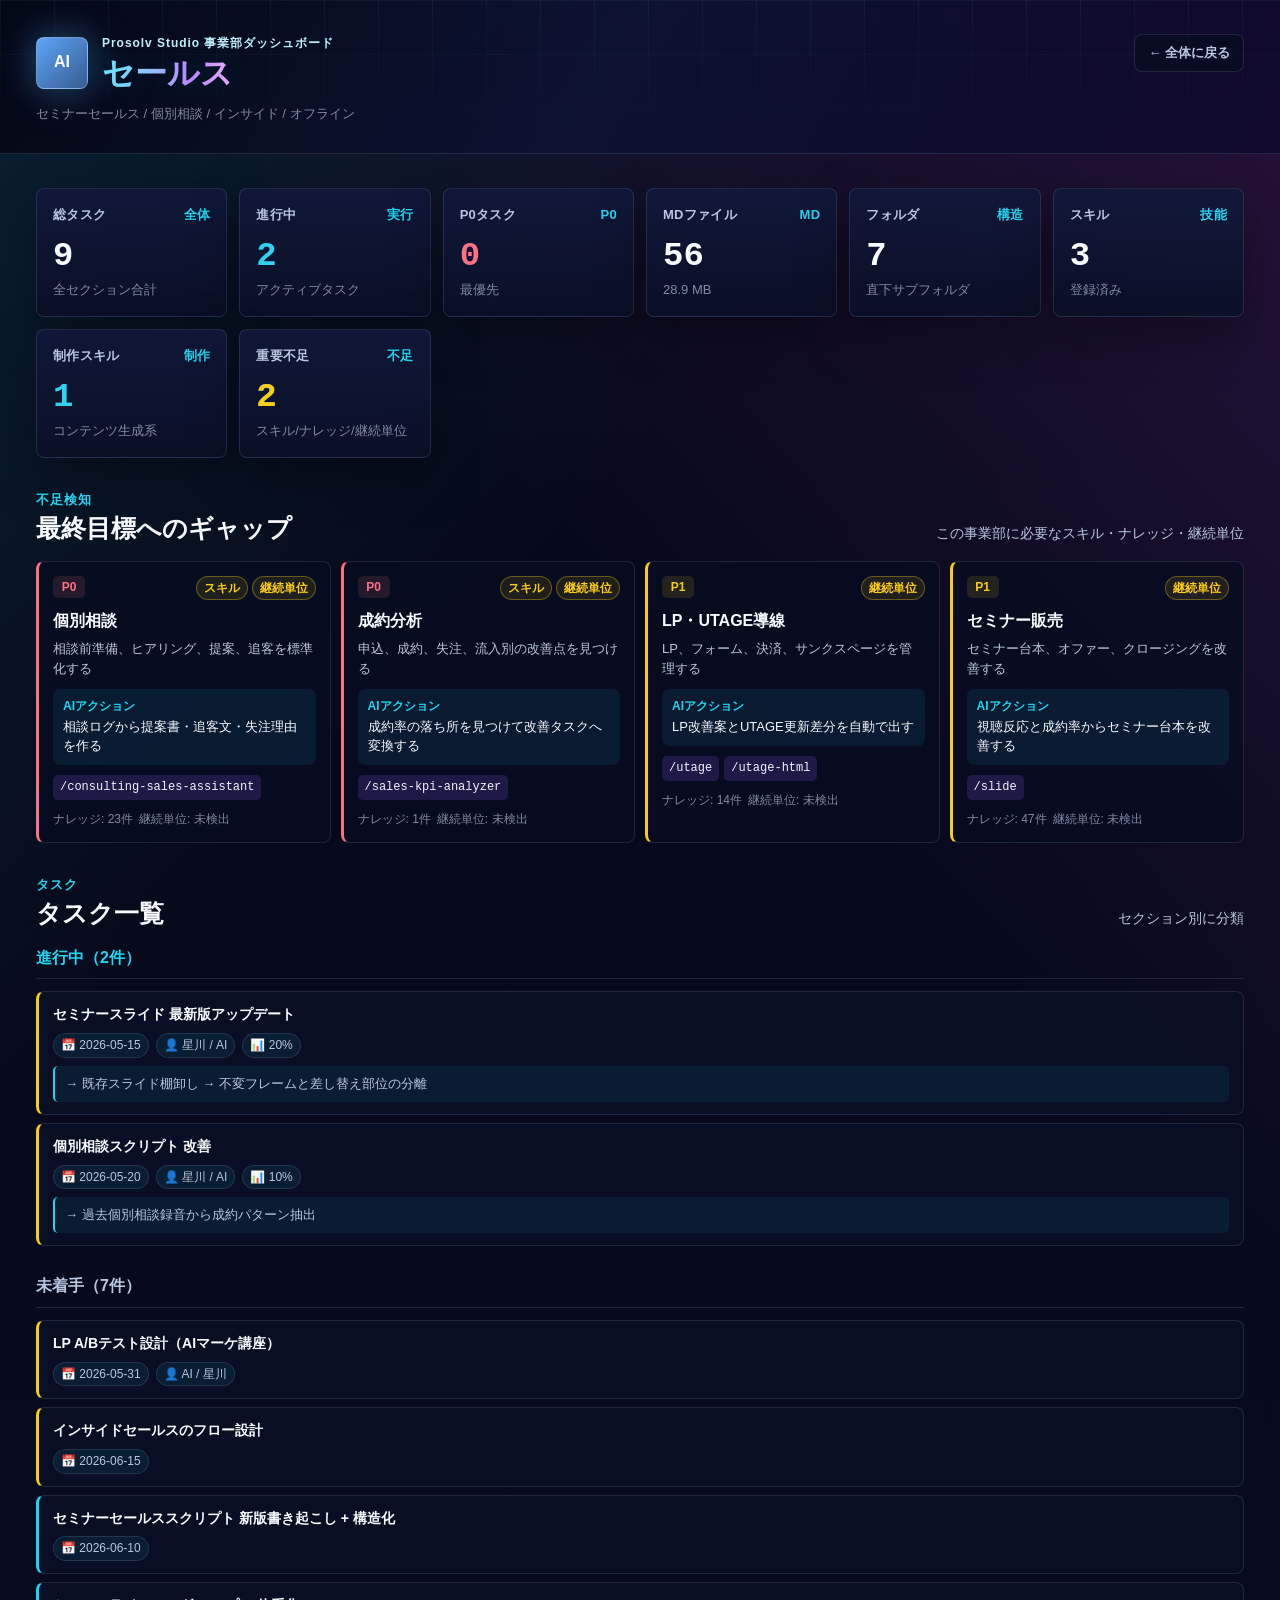
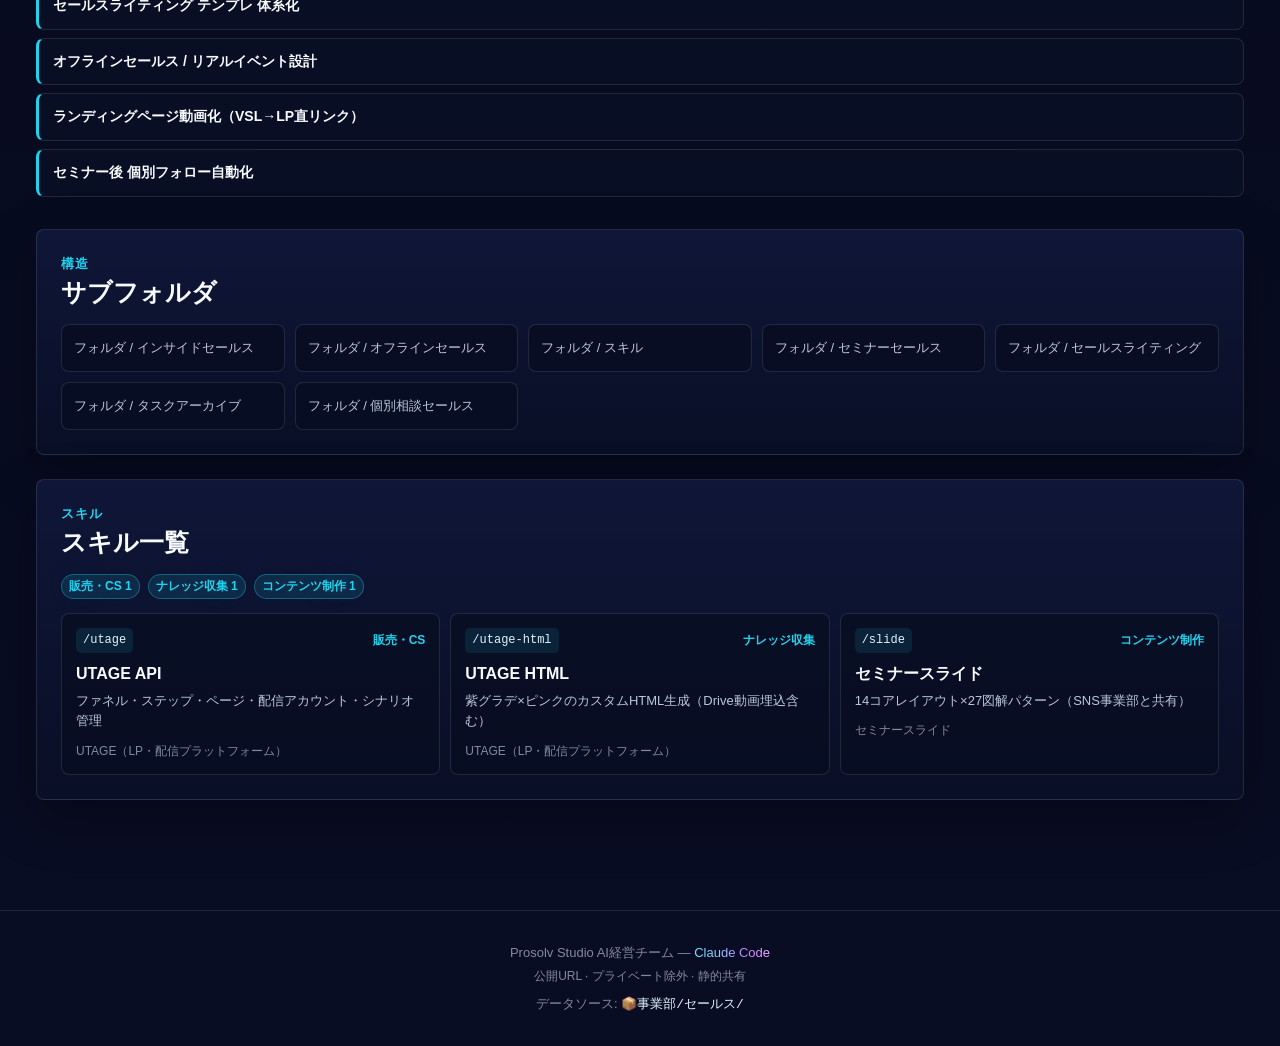
<file: 事業部別ダッシュボード/セールス.html>
<!DOCTYPE html>
<html lang="ja">
<head>
<meta charset="UTF-8">
<title>セールス | Prosolv Studio</title>
<meta name="viewport" content="width=device-width, initial-scale=1.0">
<link rel="stylesheet" href="../assets/style.css">
</head>
<body>

<header>
  <div class="grid-pattern"></div>
  <div class="header-inner">
    <div class="header-top">
      <div class="brand">
        <div class="brand-icon" style="background:linear-gradient(135deg, #60a5fa, #60a5fa88)">AI</div>
        <div class="brand-text">
          <span class="brand-sub">Prosolv Studio 事業部ダッシュボード</span>
          <h1><span class="accent">セールス</span></h1>
        </div>
      </div>
      <div class="header-actions">
        <a href="../index.html" class="nav-link">← 全体に戻る</a>
      </div>
    </div>
    <div class="header-meta">セミナーセールス / 個別相談 / インサイド / オフライン</div>
  </div>
</header>

<div class="container">

  <div class="kpi-grid" style="margin-bottom:32px">
    <div class="card kpi-card">
      <div class="kpi-label"><span>総タスク</span><span class="kpi-icon">全体</span></div>
      <div class="kpi-value">9</div>
      <div class="kpi-sub">全セクション合計</div>
    </div>
    <div class="card kpi-card highlight">
      <div class="kpi-label"><span>進行中</span><span class="kpi-icon">実行</span></div>
      <div class="kpi-value">2</div>
      <div class="kpi-sub">アクティブタスク</div>
    </div>
    <div class="card kpi-card">
      <div class="kpi-label"><span>P0タスク</span><span class="kpi-icon">P0</span></div>
      <div class="kpi-value" style="color:var(--danger)">0</div>
      <div class="kpi-sub">最優先</div>
    </div>
    <div class="card kpi-card">
      <div class="kpi-label"><span>MDファイル</span><span class="kpi-icon">MD</span></div>
      <div class="kpi-value">56</div>
      <div class="kpi-sub">28.9 MB</div>
    </div>
    <div class="card kpi-card">
      <div class="kpi-label"><span>フォルダ</span><span class="kpi-icon">構造</span></div>
      <div class="kpi-value">7</div>
      <div class="kpi-sub">直下サブフォルダ</div>
    </div>
    <div class="card kpi-card">
      <div class="kpi-label"><span>スキル</span><span class="kpi-icon">技能</span></div>
      <div class="kpi-value">3</div>
      <div class="kpi-sub">登録済み</div>
    </div>
    <div class="card kpi-card highlight">
      <div class="kpi-label"><span>制作スキル</span><span class="kpi-icon">制作</span></div>
      <div class="kpi-value">1</div>
      <div class="kpi-sub">コンテンツ生成系</div>
    </div>
    <div class="card kpi-card highlight">
      <div class="kpi-label"><span>重要不足</span><span class="kpi-icon">不足</span></div>
      <div class="kpi-value" style="color:var(--warning)">2</div>
      <div class="kpi-sub">スキル/ナレッジ/継続単位</div>
    </div>
  </div>

  <div style="margin-bottom:32px">
    <div class="section-header">
      <div>
        <div class="section-eyebrow">不足検知</div>
        <h2 class="section-title">最終目標へのギャップ</h2>
      </div>
      <span class="section-subtitle">この事業部に必要なスキル・ナレッジ・継続単位</span>
    </div>
    <div class="gap-card-grid">
        <div class="gap-card p0">
          <div class="gap-card-top">
            <span class="gap-priority">P0</span>
            <div class="gap-tags"><span class="tag warning">スキル</span><span class="tag warning">継続単位</span></div>
          </div>
          <strong>個別相談</strong>
          <p>相談前準備、ヒアリング、提案、追客を標準化する</p>
          <div class="gap-action"><span>AIアクション</span>相談ログから提案書・追客文・失注理由を作る</div>
          <div class="gap-skill-line"><code>/consulting-sales-assistant</code></div>
          
          <div class="gap-meta">
            <span>ナレッジ: 23件</span>
            <span>継続単位: 未検出</span>
          </div>
        </div>
        <div class="gap-card p0">
          <div class="gap-card-top">
            <span class="gap-priority">P0</span>
            <div class="gap-tags"><span class="tag warning">スキル</span><span class="tag warning">継続単位</span></div>
          </div>
          <strong>成約分析</strong>
          <p>申込、成約、失注、流入別の改善点を見つける</p>
          <div class="gap-action"><span>AIアクション</span>成約率の落ち所を見つけて改善タスクへ変換する</div>
          <div class="gap-skill-line"><code>/sales-kpi-analyzer</code></div>
          
          <div class="gap-meta">
            <span>ナレッジ: 1件</span>
            <span>継続単位: 未検出</span>
          </div>
        </div>
        <div class="gap-card p1">
          <div class="gap-card-top">
            <span class="gap-priority">P1</span>
            <div class="gap-tags"><span class="tag warning">継続単位</span></div>
          </div>
          <strong>LP・UTAGE導線</strong>
          <p>LP、フォーム、決済、サンクスページを管理する</p>
          <div class="gap-action"><span>AIアクション</span>LP改善案とUTAGE更新差分を自動で出す</div>
          <div class="gap-skill-line"><code>/utage</code><code>/utage-html</code></div>
          
          <div class="gap-meta">
            <span>ナレッジ: 14件</span>
            <span>継続単位: 未検出</span>
          </div>
        </div>
        <div class="gap-card p1">
          <div class="gap-card-top">
            <span class="gap-priority">P1</span>
            <div class="gap-tags"><span class="tag warning">継続単位</span></div>
          </div>
          <strong>セミナー販売</strong>
          <p>セミナー台本、オファー、クロージングを改善する</p>
          <div class="gap-action"><span>AIアクション</span>視聴反応と成約率からセミナー台本を改善する</div>
          <div class="gap-skill-line"><code>/slide</code></div>
          
          <div class="gap-meta">
            <span>ナレッジ: 47件</span>
            <span>継続単位: 未検出</span>
          </div>
        </div></div>
  </div>

  <div style="margin-bottom:32px">
    <div class="section-header">
      <div>
        <div class="section-eyebrow">タスク</div>
        <h2 class="section-title">タスク一覧</h2>
      </div>
      <span class="section-subtitle">セクション別に分類</span>
    </div>
    <div class="task-section task-section-in-progress"><h3>進行中（2件）</h3><div class="task-item p1"><strong>セミナースライド 最新版アップデート</strong> <div class="task-meta"><span>📅 2026-05-15</span> <span>👤 星川 / AI</span> <span>📊 20%</span></div><div class="task-next">→ 既存スライド棚卸し → 不変フレームと差し替え部位の分離</div></div>
<div class="task-item p1"><strong>個別相談スクリプト 改善</strong> <div class="task-meta"><span>📅 2026-05-20</span> <span>👤 星川 / AI</span> <span>📊 10%</span></div><div class="task-next">→ 過去個別相談録音から成約パターン抽出</div></div></div>
<div class="task-section task-section-pending"><h3>未着手（7件）</h3><div class="task-item p1"><strong>LP A/Bテスト設計（AIマーケ講座）</strong> <div class="task-meta"><span>📅 2026-05-31</span> <span>👤 AI / 星川</span></div></div>
<div class="task-item p1"><strong>インサイドセールスのフロー設計</strong> <div class="task-meta"><span>📅 2026-06-15</span></div></div>
<div class="task-item p2"><strong>セミナーセールススクリプト 新版書き起こし + 構造化</strong> <div class="task-meta"><span>📅 2026-06-10</span></div></div>
<div class="task-item p2"><strong>セールスライティング テンプレ 体系化</strong></div>
<div class="task-item p2"><strong>オフラインセールス / リアルイベント設計</strong></div>
<div class="task-item p2"><strong>ランディングページ動画化（VSL→LP直リンク）</strong></div>
<div class="task-item p2"><strong>セミナー後 個別フォロー自動化</strong></div></div>
  </div>

  <div style="display:grid;grid-template-columns:1fr;gap:24px;margin-bottom:32px">
    <div class="card" style="padding:24px">
      <div class="section-header">
        <div>
          <div class="section-eyebrow">構造</div>
          <h2 class="section-title">サブフォルダ</h2>
        </div>
      </div>
      <div class="subfolder-grid"><div class="subfolder">フォルダ / インサイドセールス</div>
<div class="subfolder">フォルダ / オフラインセールス</div>
<div class="subfolder">フォルダ / スキル</div>
<div class="subfolder">フォルダ / セミナーセールス</div>
<div class="subfolder">フォルダ / セールスライティング</div>
<div class="subfolder">フォルダ / タスクアーカイブ</div>
<div class="subfolder">フォルダ / 個別相談セールス</div></div>
    </div>
    <div class="card" style="padding:24px">
      <div class="section-header">
        <div>
          <div class="section-eyebrow">スキル</div>
          <h2 class="section-title">スキル一覧</h2>
        </div>
      </div>
      
      <div class="skill-summary-row"><span class="tag accent">販売・CS 1</span><span class="tag accent">ナレッジ収集 1</span><span class="tag accent">コンテンツ制作 1</span></div>
      <div class="skill-card-grid">
        <div class="skill-card">
          <div class="skill-card-top">
            <code>/utage</code>
            <span>販売・CS</span>
          </div>
          <strong>UTAGE API</strong>
          <p>ファネル・ステップ・ページ・配信アカウント・シナリオ管理</p>
          <small>UTAGE（LP・配信プラットフォーム）</small>
        </div>
        <div class="skill-card">
          <div class="skill-card-top">
            <code>/utage-html</code>
            <span>ナレッジ収集</span>
          </div>
          <strong>UTAGE HTML</strong>
          <p>紫グラデ×ピンクのカスタムHTML生成（Drive動画埋込含む）</p>
          <small>UTAGE（LP・配信プラットフォーム）</small>
        </div>
        <div class="skill-card">
          <div class="skill-card-top">
            <code>/slide</code>
            <span>コンテンツ制作</span>
          </div>
          <strong>セミナースライド</strong>
          <p>14コアレイアウト×27図解パターン（SNS事業部と共有）</p>
          <small>セミナースライド</small>
        </div></div>
    
    </div>
  </div>

</div>

<footer>
  <p>Prosolv Studio AI経営チーム — <span class="accent">Claude Code</span></p>
  <p class="privacy">公開URL · プライベート除外 · 静的共有</p>
  <p style="margin-top:8px">データソース: <code>📦事業部/セールス/</code></p>
</footer>

</body>
</html>
</file>
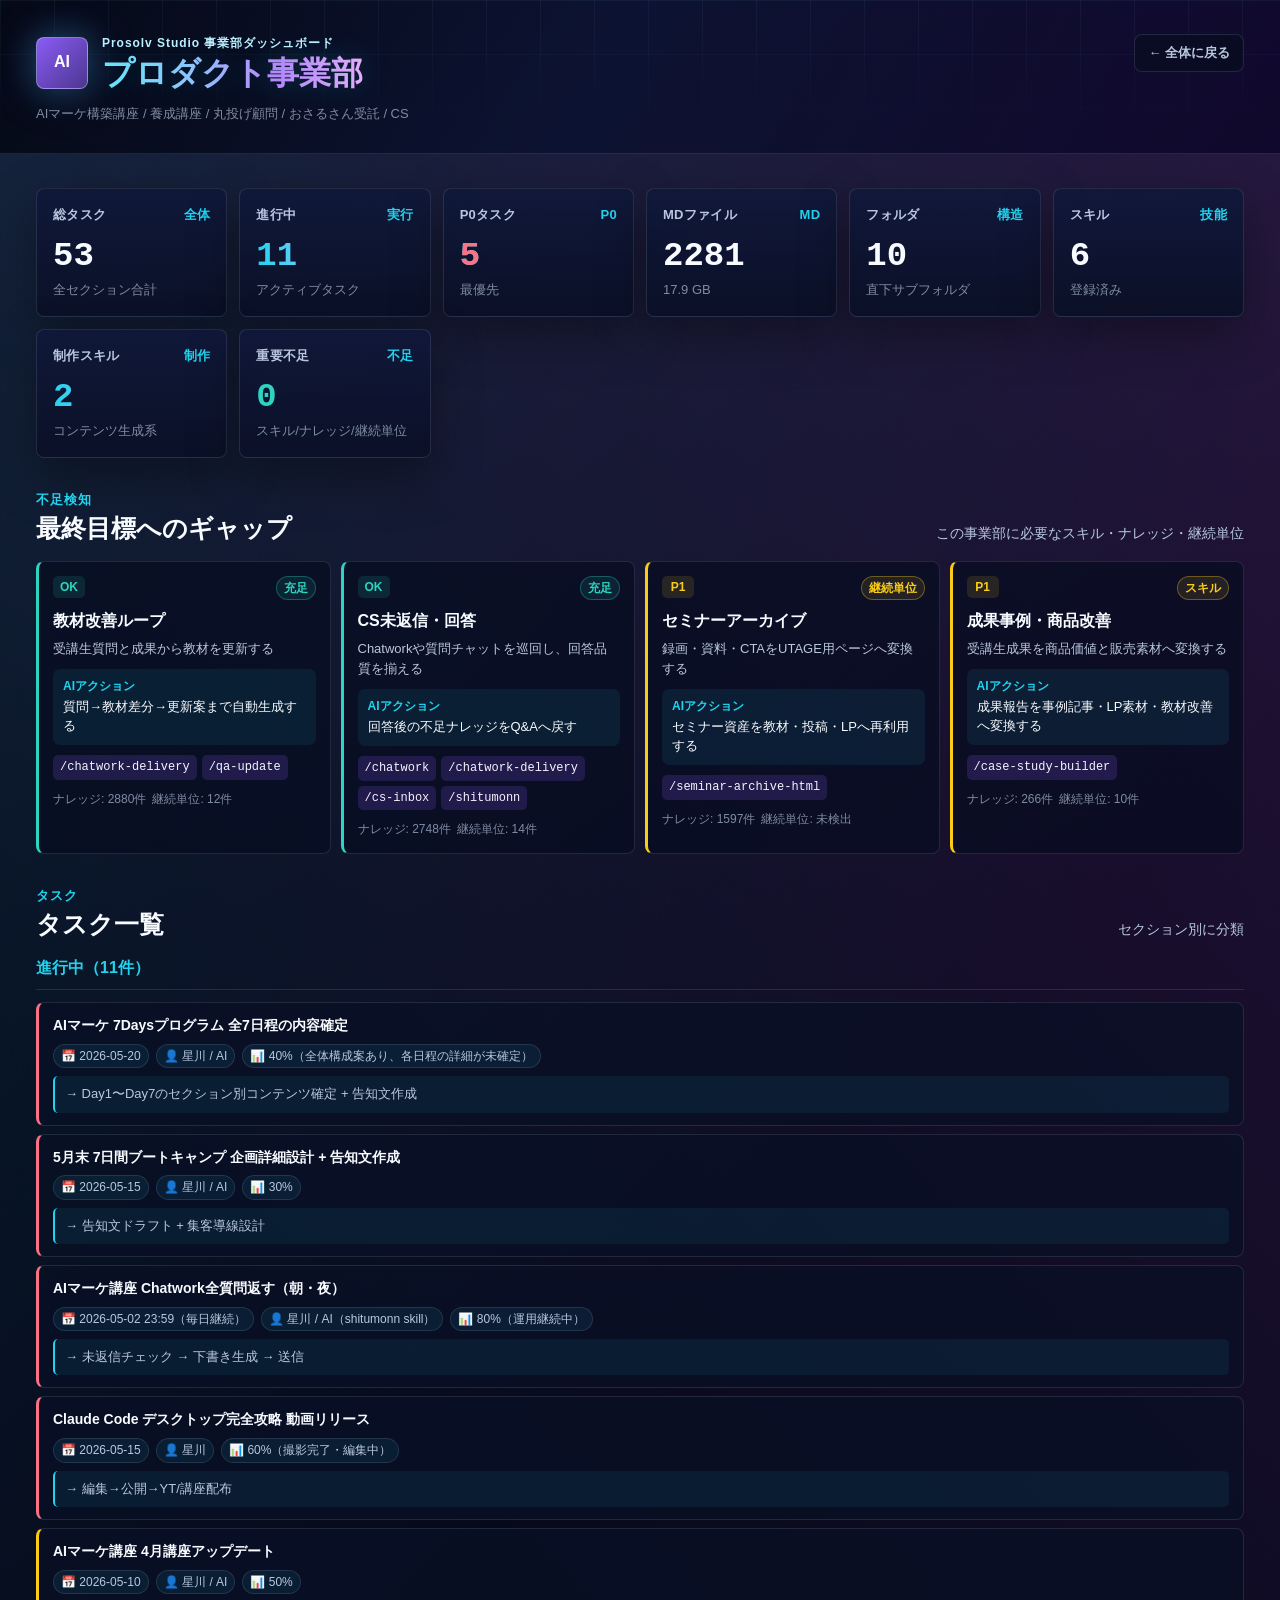
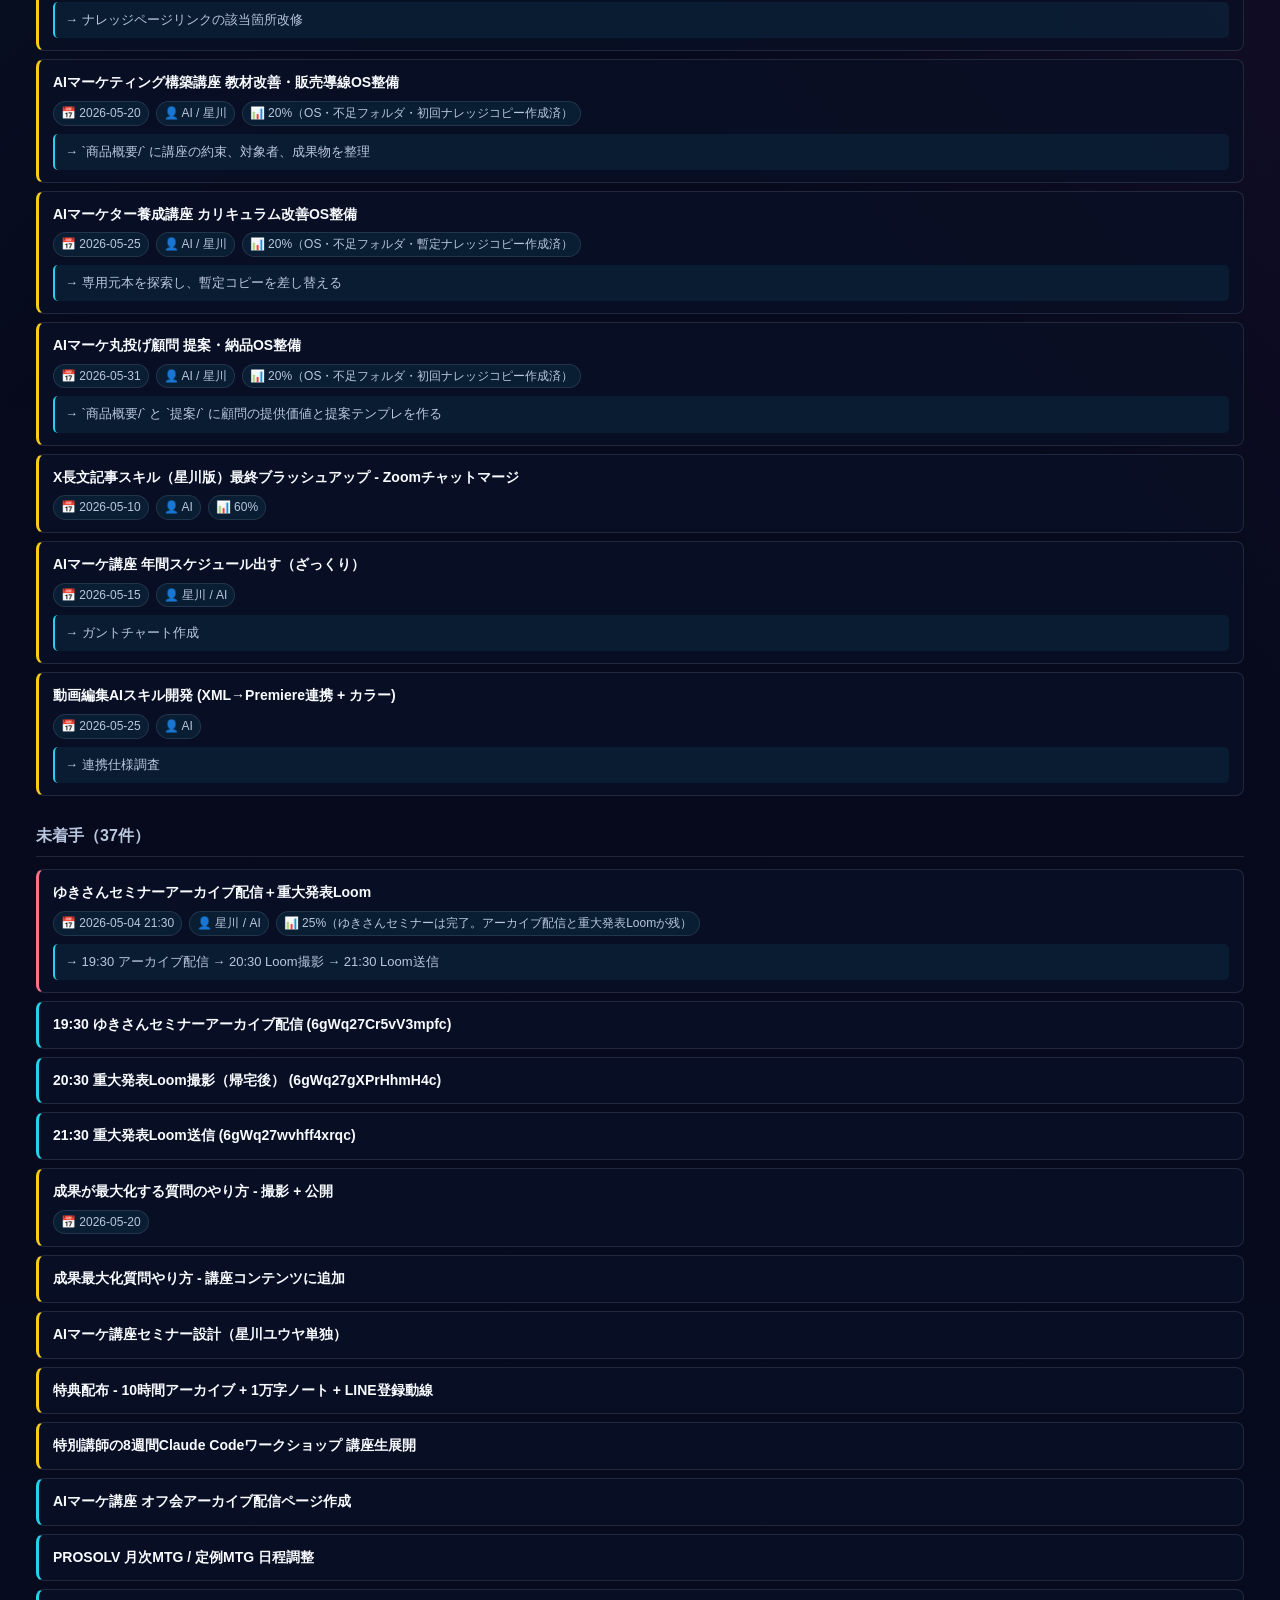
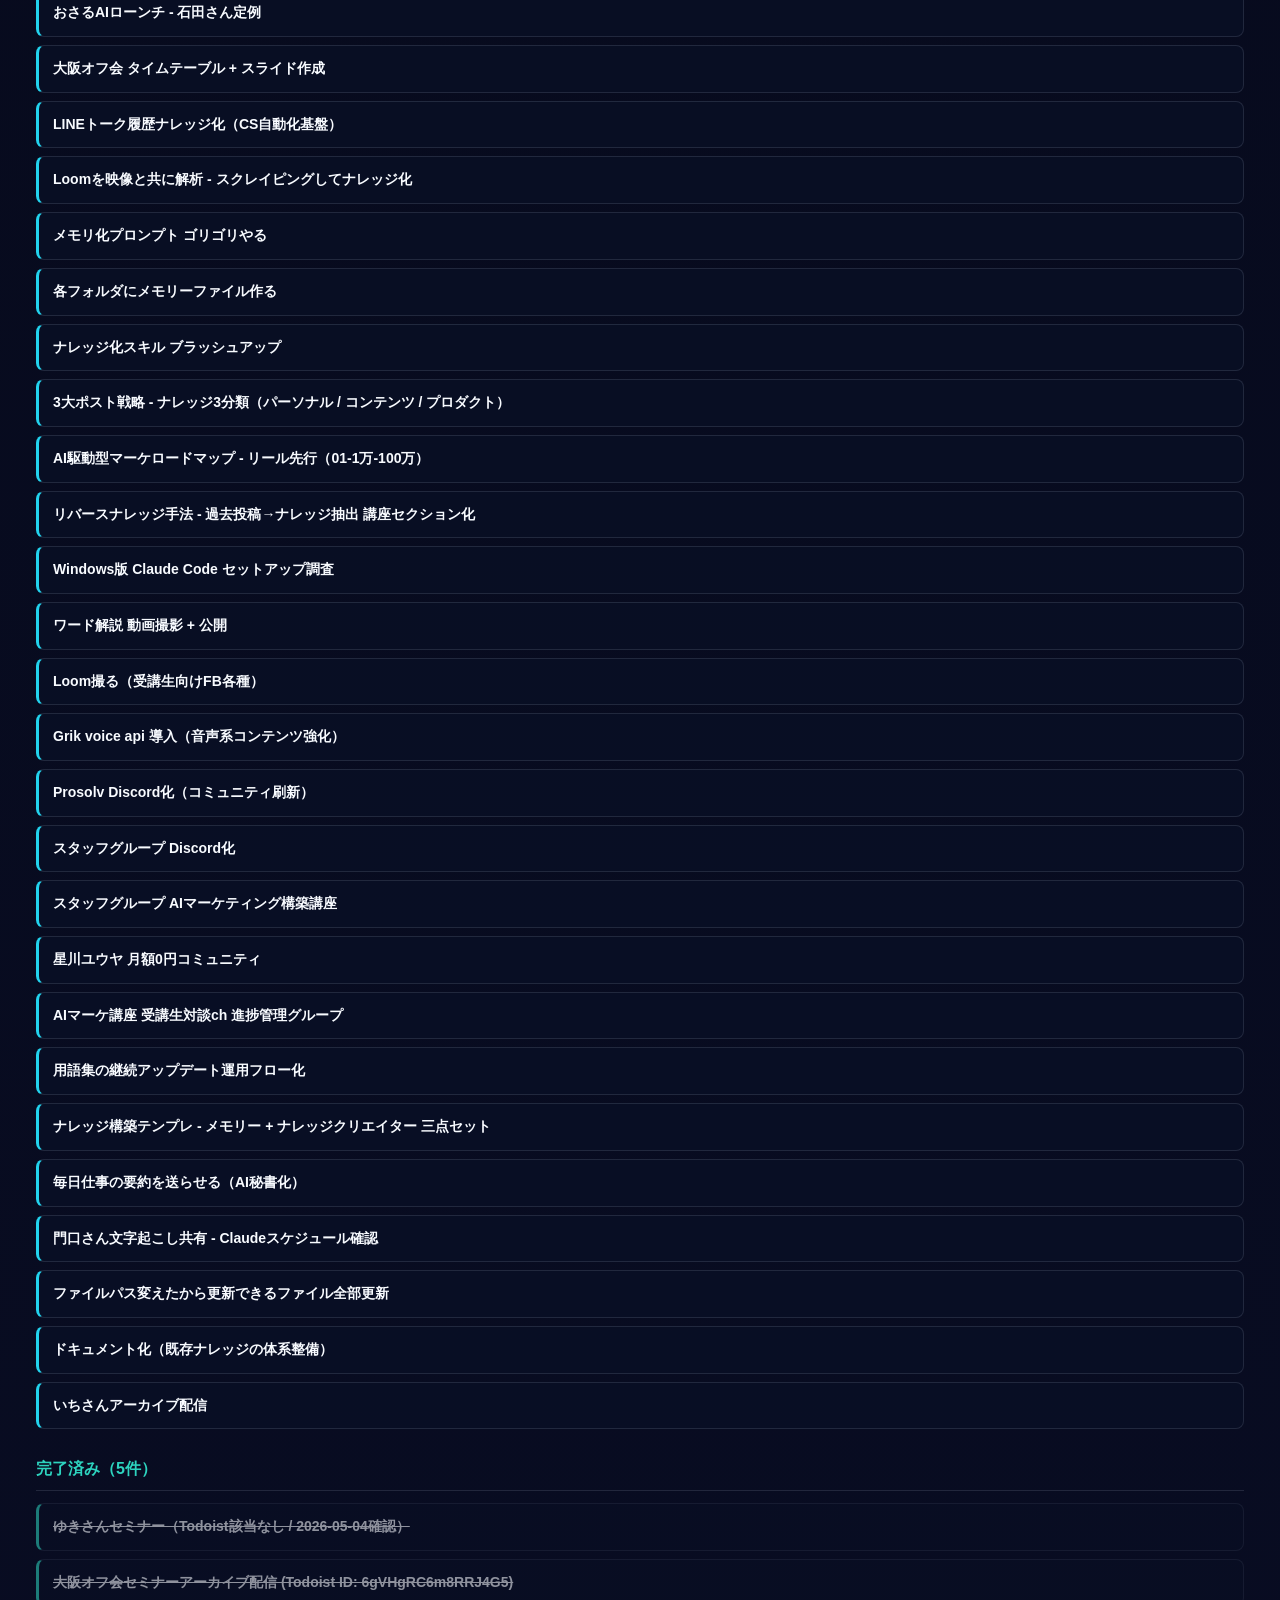
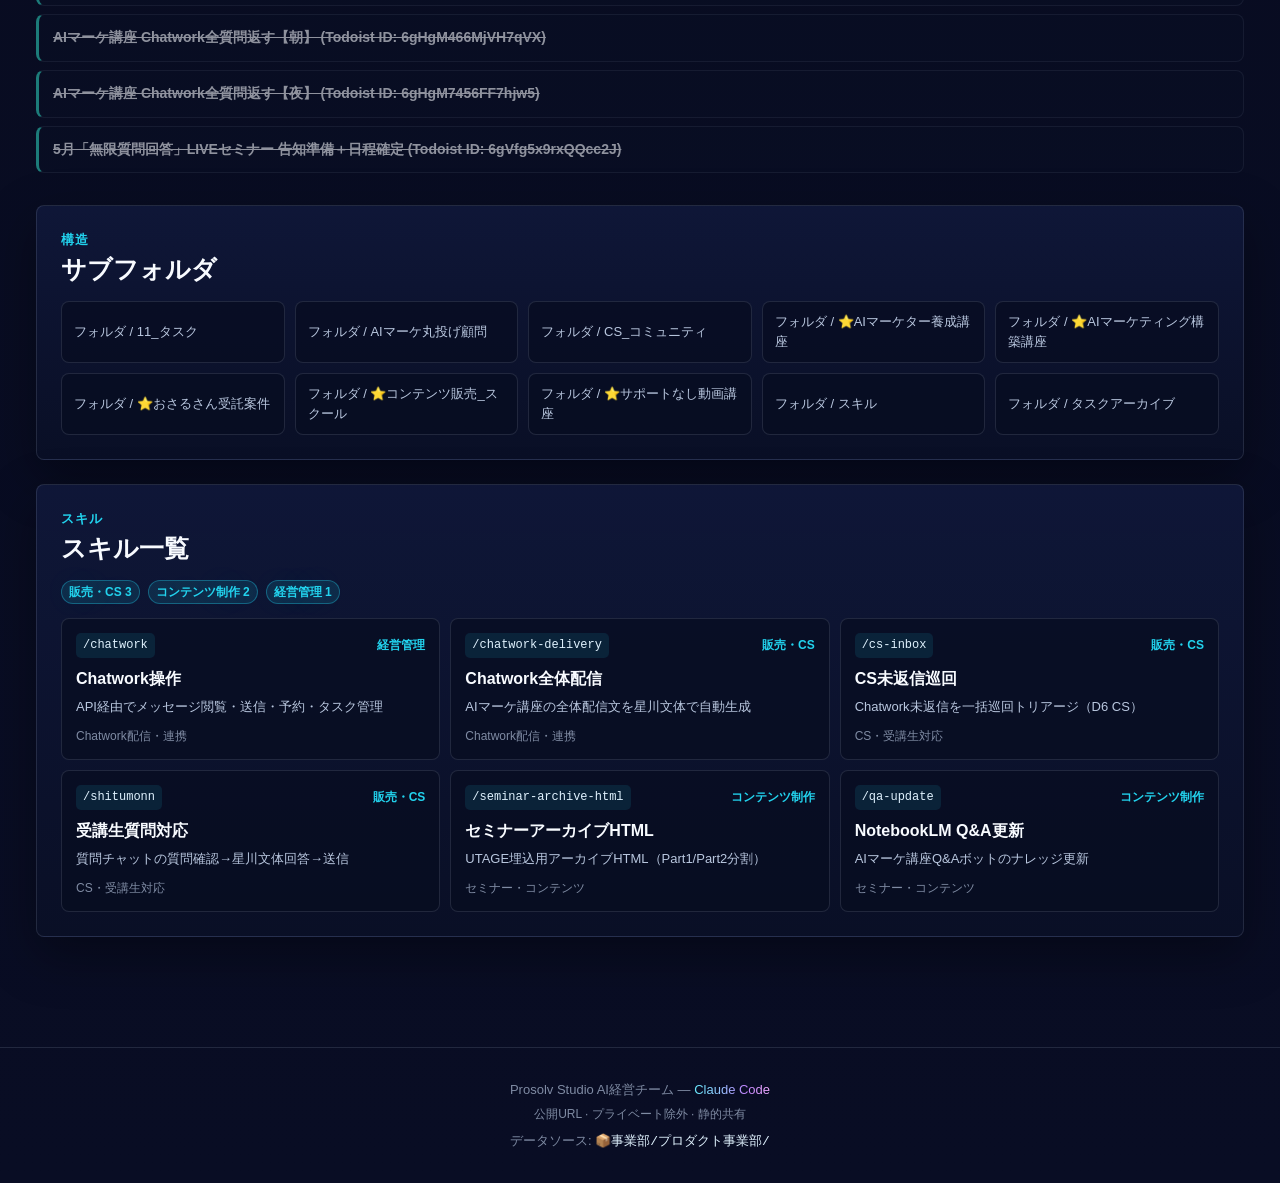
<file: 事業部別ダッシュボード/プロダクト事業部.html>
<!DOCTYPE html>
<html lang="ja">
<head>
<meta charset="UTF-8">
<title>プロダクト事業部 | Prosolv Studio</title>
<meta name="viewport" content="width=device-width, initial-scale=1.0">
<link rel="stylesheet" href="../assets/style.css">
</head>
<body>

<header>
  <div class="grid-pattern"></div>
  <div class="header-inner">
    <div class="header-top">
      <div class="brand">
        <div class="brand-icon" style="background:linear-gradient(135deg, #8b5cf6, #8b5cf688)">AI</div>
        <div class="brand-text">
          <span class="brand-sub">Prosolv Studio 事業部ダッシュボード</span>
          <h1><span class="accent">プロダクト事業部</span></h1>
        </div>
      </div>
      <div class="header-actions">
        <a href="../index.html" class="nav-link">← 全体に戻る</a>
      </div>
    </div>
    <div class="header-meta">AIマーケ構築講座 / 養成講座 / 丸投げ顧問 / おさるさん受託 / CS</div>
  </div>
</header>

<div class="container">

  <div class="kpi-grid" style="margin-bottom:32px">
    <div class="card kpi-card">
      <div class="kpi-label"><span>総タスク</span><span class="kpi-icon">全体</span></div>
      <div class="kpi-value">53</div>
      <div class="kpi-sub">全セクション合計</div>
    </div>
    <div class="card kpi-card highlight">
      <div class="kpi-label"><span>進行中</span><span class="kpi-icon">実行</span></div>
      <div class="kpi-value">11</div>
      <div class="kpi-sub">アクティブタスク</div>
    </div>
    <div class="card kpi-card highlight">
      <div class="kpi-label"><span>P0タスク</span><span class="kpi-icon">P0</span></div>
      <div class="kpi-value" style="color:var(--danger)">5</div>
      <div class="kpi-sub">最優先</div>
    </div>
    <div class="card kpi-card">
      <div class="kpi-label"><span>MDファイル</span><span class="kpi-icon">MD</span></div>
      <div class="kpi-value">2281</div>
      <div class="kpi-sub">17.9 GB</div>
    </div>
    <div class="card kpi-card">
      <div class="kpi-label"><span>フォルダ</span><span class="kpi-icon">構造</span></div>
      <div class="kpi-value">10</div>
      <div class="kpi-sub">直下サブフォルダ</div>
    </div>
    <div class="card kpi-card">
      <div class="kpi-label"><span>スキル</span><span class="kpi-icon">技能</span></div>
      <div class="kpi-value">6</div>
      <div class="kpi-sub">登録済み</div>
    </div>
    <div class="card kpi-card highlight">
      <div class="kpi-label"><span>制作スキル</span><span class="kpi-icon">制作</span></div>
      <div class="kpi-value">2</div>
      <div class="kpi-sub">コンテンツ生成系</div>
    </div>
    <div class="card kpi-card">
      <div class="kpi-label"><span>重要不足</span><span class="kpi-icon">不足</span></div>
      <div class="kpi-value" style="color:var(--success)">0</div>
      <div class="kpi-sub">スキル/ナレッジ/継続単位</div>
    </div>
  </div>

  <div style="margin-bottom:32px">
    <div class="section-header">
      <div>
        <div class="section-eyebrow">不足検知</div>
        <h2 class="section-title">最終目標へのギャップ</h2>
      </div>
      <span class="section-subtitle">この事業部に必要なスキル・ナレッジ・継続単位</span>
    </div>
    <div class="gap-card-grid">
        <div class="gap-card ok">
          <div class="gap-card-top">
            <span class="gap-priority">OK</span>
            <div class="gap-tags"><span class="tag success">充足</span></div>
          </div>
          <strong>教材改善ループ</strong>
          <p>受講生質問と成果から教材を更新する</p>
          <div class="gap-action"><span>AIアクション</span>質問→教材差分→更新案まで自動生成する</div>
          <div class="gap-skill-line"><code>/chatwork-delivery</code><code>/qa-update</code></div>
          
          <div class="gap-meta">
            <span>ナレッジ: 2880件</span>
            <span>継続単位: 12件</span>
          </div>
        </div>
        <div class="gap-card ok">
          <div class="gap-card-top">
            <span class="gap-priority">OK</span>
            <div class="gap-tags"><span class="tag success">充足</span></div>
          </div>
          <strong>CS未返信・回答</strong>
          <p>Chatworkや質問チャットを巡回し、回答品質を揃える</p>
          <div class="gap-action"><span>AIアクション</span>回答後の不足ナレッジをQ&amp;Aへ戻す</div>
          <div class="gap-skill-line"><code>/chatwork</code><code>/chatwork-delivery</code><code>/cs-inbox</code><code>/shitumonn</code></div>
          
          <div class="gap-meta">
            <span>ナレッジ: 2748件</span>
            <span>継続単位: 14件</span>
          </div>
        </div>
        <div class="gap-card p1">
          <div class="gap-card-top">
            <span class="gap-priority">P1</span>
            <div class="gap-tags"><span class="tag warning">継続単位</span></div>
          </div>
          <strong>セミナーアーカイブ</strong>
          <p>録画・資料・CTAをUTAGE用ページへ変換する</p>
          <div class="gap-action"><span>AIアクション</span>セミナー資産を教材・投稿・LPへ再利用する</div>
          <div class="gap-skill-line"><code>/seminar-archive-html</code></div>
          
          <div class="gap-meta">
            <span>ナレッジ: 1597件</span>
            <span>継続単位: 未検出</span>
          </div>
        </div>
        <div class="gap-card p1">
          <div class="gap-card-top">
            <span class="gap-priority">P1</span>
            <div class="gap-tags"><span class="tag warning">スキル</span></div>
          </div>
          <strong>成果事例・商品改善</strong>
          <p>受講生成果を商品価値と販売素材へ変換する</p>
          <div class="gap-action"><span>AIアクション</span>成果報告を事例記事・LP素材・教材改善へ変換する</div>
          <div class="gap-skill-line"><code>/case-study-builder</code></div>
          
          <div class="gap-meta">
            <span>ナレッジ: 266件</span>
            <span>継続単位: 10件</span>
          </div>
        </div></div>
  </div>

  <div style="margin-bottom:32px">
    <div class="section-header">
      <div>
        <div class="section-eyebrow">タスク</div>
        <h2 class="section-title">タスク一覧</h2>
      </div>
      <span class="section-subtitle">セクション別に分類</span>
    </div>
    <div class="task-section task-section-in-progress"><h3>進行中（11件）</h3><div class="task-item p0"><strong>AIマーケ 7Daysプログラム 全7日程の内容確定</strong> <div class="task-meta"><span>📅 2026-05-20</span> <span>👤 星川 / AI</span> <span>📊 40%（全体構成案あり、各日程の詳細が未確定）</span></div><div class="task-next">→ Day1〜Day7のセクション別コンテンツ確定 + 告知文作成</div></div>
<div class="task-item p0"><strong>5月末 7日間ブートキャンプ 企画詳細設計 + 告知文作成</strong> <div class="task-meta"><span>📅 2026-05-15</span> <span>👤 星川 / AI</span> <span>📊 30%</span></div><div class="task-next">→ 告知文ドラフト + 集客導線設計</div></div>
<div class="task-item p0"><strong>AIマーケ講座 Chatwork全質問返す（朝・夜）</strong> <div class="task-meta"><span>📅 2026-05-02 23:59（毎日継続）</span> <span>👤 星川 / AI（shitumonn skill）</span> <span>📊 80%（運用継続中）</span></div><div class="task-next">→ 未返信チェック → 下書き生成 → 送信</div></div>
<div class="task-item p0"><strong>Claude Code デスクトップ完全攻略 動画リリース</strong> <div class="task-meta"><span>📅 2026-05-15</span> <span>👤 星川</span> <span>📊 60%（撮影完了・編集中）</span></div><div class="task-next">→ 編集→公開→YT/講座配布</div></div>
<div class="task-item p1"><strong>AIマーケ講座 4月講座アップデート</strong> <div class="task-meta"><span>📅 2026-05-10</span> <span>👤 星川 / AI</span> <span>📊 50%</span></div><div class="task-next">→ ナレッジページリンクの該当箇所改修</div></div>
<div class="task-item p1"><strong>AIマーケティング構築講座 教材改善・販売導線OS整備</strong> <div class="task-meta"><span>📅 2026-05-20</span> <span>👤 AI / 星川</span> <span>📊 20%（OS・不足フォルダ・初回ナレッジコピー作成済）</span></div><div class="task-next">→ `商品概要/` に講座の約束、対象者、成果物を整理</div></div>
<div class="task-item p1"><strong>AIマーケター養成講座 カリキュラム改善OS整備</strong> <div class="task-meta"><span>📅 2026-05-25</span> <span>👤 AI / 星川</span> <span>📊 20%（OS・不足フォルダ・暫定ナレッジコピー作成済）</span></div><div class="task-next">→ 専用元本を探索し、暫定コピーを差し替える</div></div>
<div class="task-item p1"><strong>AIマーケ丸投げ顧問 提案・納品OS整備</strong> <div class="task-meta"><span>📅 2026-05-31</span> <span>👤 AI / 星川</span> <span>📊 20%（OS・不足フォルダ・初回ナレッジコピー作成済）</span></div><div class="task-next">→ `商品概要/` と `提案/` に顧問の提供価値と提案テンプレを作る</div></div>
<div class="task-item p1"><strong>X長文記事スキル（星川版）最終ブラッシュアップ - Zoomチャットマージ</strong> <div class="task-meta"><span>📅 2026-05-10</span> <span>👤 AI</span> <span>📊 60%</span></div></div>
<div class="task-item p1"><strong>AIマーケ講座 年間スケジュール出す（ざっくり）</strong> <div class="task-meta"><span>📅 2026-05-15</span> <span>👤 星川 / AI</span></div><div class="task-next">→ ガントチャート作成</div></div>
<div class="task-item p1"><strong>動画編集AIスキル開発 (XML→Premiere連携 + カラー)</strong> <div class="task-meta"><span>📅 2026-05-25</span> <span>👤 AI</span></div><div class="task-next">→ 連携仕様調査</div></div></div>
<div class="task-section task-section-pending"><h3>未着手（37件）</h3><div class="task-item p0"><strong>ゆきさんセミナーアーカイブ配信＋重大発表Loom</strong> <div class="task-meta"><span>📅 2026-05-04 21:30</span> <span>👤 星川 / AI</span> <span>📊 25%（ゆきさんセミナーは完了。アーカイブ配信と重大発表Loomが残）</span></div><div class="task-next">→ 19:30 アーカイブ配信 → 20:30 Loom撮影 → 21:30 Loom送信</div></div>
<div class="task-item p2"><strong>19:30 ゆきさんセミナーアーカイブ配信 (6gWq27Cr5vV3mpfc)</strong></div>
<div class="task-item p2"><strong>20:30 重大発表Loom撮影（帰宅後） (6gWq27gXPrHhmH4c)</strong></div>
<div class="task-item p2"><strong>21:30 重大発表Loom送信 (6gWq27wvhff4xrqc)</strong></div>
<div class="task-item p1"><strong>成果が最大化する質問のやり方 - 撮影 + 公開</strong> <div class="task-meta"><span>📅 2026-05-20</span></div></div>
<div class="task-item p1"><strong>成果最大化質問やり方 - 講座コンテンツに追加</strong></div>
<div class="task-item p1"><strong>AIマーケ講座セミナー設計（星川ユウヤ単独）</strong></div>
<div class="task-item p1"><strong>特典配布 - 10時間アーカイブ + 1万字ノート + LINE登録動線</strong></div>
<div class="task-item p1"><strong>特別講師の8週間Claude Codeワークショップ 講座生展開</strong></div>
<div class="task-item p2"><strong>AIマーケ講座 オフ会アーカイブ配信ページ作成</strong></div>
<div class="task-item p2"><strong>PROSOLV 月次MTG / 定例MTG 日程調整</strong></div>
<div class="task-item p2"><strong>おさるAIローンチ - 石田さん定例</strong></div>
<div class="task-item p2"><strong>大阪オフ会 タイムテーブル + スライド作成</strong></div>
<div class="task-item p2"><strong>LINEトーク履歴ナレッジ化（CS自動化基盤）</strong></div>
<div class="task-item p2"><strong>Loomを映像と共に解析 - スクレイピングしてナレッジ化</strong></div>
<div class="task-item p2"><strong>メモリ化プロンプト ゴリゴリやる</strong></div>
<div class="task-item p2"><strong>各フォルダにメモリーファイル作る</strong></div>
<div class="task-item p2"><strong>ナレッジ化スキル ブラッシュアップ</strong></div>
<div class="task-item p2"><strong>3大ポスト戦略 - ナレッジ3分類（パーソナル / コンテンツ / プロダクト）</strong></div>
<div class="task-item p2"><strong>AI駆動型マーケロードマップ - リール先行（01-1万-100万）</strong></div>
<div class="task-item p2"><strong>リバースナレッジ手法 - 過去投稿→ナレッジ抽出 講座セクション化</strong></div>
<div class="task-item p2"><strong>Windows版 Claude Code セットアップ調査</strong></div>
<div class="task-item p2"><strong>ワード解説 動画撮影 + 公開</strong></div>
<div class="task-item p2"><strong>Loom撮る（受講生向けFB各種）</strong></div>
<div class="task-item p2"><strong>Grik voice api 導入（音声系コンテンツ強化）</strong></div>
<div class="task-item p2"><strong>Prosolv Discord化（コミュニティ刷新）</strong></div>
<div class="task-item p2"><strong>スタッフグループ Discord化</strong></div>
<div class="task-item p2"><strong>スタッフグループ AIマーケティング構築講座</strong></div>
<div class="task-item p2"><strong>星川ユウヤ 月額0円コミュニティ</strong></div>
<div class="task-item p2"><strong>AIマーケ講座 受講生対談ch 進捗管理グループ</strong></div>
<div class="task-item p2"><strong>用語集の継続アップデート運用フロー化</strong></div>
<div class="task-item p2"><strong>ナレッジ構築テンプレ - メモリー + ナレッジクリエイター 三点セット</strong></div>
<div class="task-item p2"><strong>毎日仕事の要約を送らせる（AI秘書化）</strong></div>
<div class="task-item p2"><strong>門口さん文字起こし共有 - Claudeスケジュール確認</strong></div>
<div class="task-item p2"><strong>ファイルパス変えたから更新できるファイル全部更新</strong></div>
<div class="task-item p2"><strong>ドキュメント化（既存ナレッジの体系整備）</strong></div>
<div class="task-item p2"><strong>いちさんアーカイブ配信</strong></div></div>
<div class="task-section task-section-done"><h3>完了済み（5件）</h3><div class="task-item p2 done"><strong>ゆきさんセミナー（Todoist該当なし / 2026-05-04確認）</strong></div>
<div class="task-item p2 done"><strong>大阪オフ会セミナーアーカイブ配信 (Todoist ID: 6gVHgRC6m8RRJ4G5)</strong></div>
<div class="task-item p2 done"><strong>AIマーケ講座 Chatwork全質問返す【朝】 (Todoist ID: 6gHgM466MjVH7qVX)</strong></div>
<div class="task-item p2 done"><strong>AIマーケ講座 Chatwork全質問返す【夜】 (Todoist ID: 6gHgM7456FF7hjw5)</strong></div>
<div class="task-item p2 done"><strong>5月「無限質問回答」LIVEセミナー 告知準備＋日程確定 (Todoist ID: 6gVfg5x9rxQQcc2J)</strong></div></div>
  </div>

  <div style="display:grid;grid-template-columns:1fr;gap:24px;margin-bottom:32px">
    <div class="card" style="padding:24px">
      <div class="section-header">
        <div>
          <div class="section-eyebrow">構造</div>
          <h2 class="section-title">サブフォルダ</h2>
        </div>
      </div>
      <div class="subfolder-grid"><div class="subfolder">フォルダ / 11_タスク</div>
<div class="subfolder">フォルダ / AIマーケ丸投げ顧問</div>
<div class="subfolder">フォルダ / CS_コミュニティ</div>
<div class="subfolder">フォルダ / ⭐️AIマーケター養成講座</div>
<div class="subfolder">フォルダ / ⭐️AIマーケティング構築講座</div>
<div class="subfolder">フォルダ / ⭐️おさるさん受託案件</div>
<div class="subfolder">フォルダ / ⭐️コンテンツ販売_スクール</div>
<div class="subfolder">フォルダ / ⭐️サポートなし動画講座</div>
<div class="subfolder">フォルダ / スキル</div>
<div class="subfolder">フォルダ / タスクアーカイブ</div></div>
    </div>
    <div class="card" style="padding:24px">
      <div class="section-header">
        <div>
          <div class="section-eyebrow">スキル</div>
          <h2 class="section-title">スキル一覧</h2>
        </div>
      </div>
      
      <div class="skill-summary-row"><span class="tag accent">販売・CS 3</span><span class="tag accent">コンテンツ制作 2</span><span class="tag accent">経営管理 1</span></div>
      <div class="skill-card-grid">
        <div class="skill-card">
          <div class="skill-card-top">
            <code>/chatwork</code>
            <span>経営管理</span>
          </div>
          <strong>Chatwork操作</strong>
          <p>API経由でメッセージ閲覧・送信・予約・タスク管理</p>
          <small>Chatwork配信・連携</small>
        </div>
        <div class="skill-card">
          <div class="skill-card-top">
            <code>/chatwork-delivery</code>
            <span>販売・CS</span>
          </div>
          <strong>Chatwork全体配信</strong>
          <p>AIマーケ講座の全体配信文を星川文体で自動生成</p>
          <small>Chatwork配信・連携</small>
        </div>
        <div class="skill-card">
          <div class="skill-card-top">
            <code>/cs-inbox</code>
            <span>販売・CS</span>
          </div>
          <strong>CS未返信巡回</strong>
          <p>Chatwork未返信を一括巡回トリアージ（D6 CS）</p>
          <small>CS・受講生対応</small>
        </div>
        <div class="skill-card">
          <div class="skill-card-top">
            <code>/shitumonn</code>
            <span>販売・CS</span>
          </div>
          <strong>受講生質問対応</strong>
          <p>質問チャットの質問確認→星川文体回答→送信</p>
          <small>CS・受講生対応</small>
        </div>
        <div class="skill-card">
          <div class="skill-card-top">
            <code>/seminar-archive-html</code>
            <span>コンテンツ制作</span>
          </div>
          <strong>セミナーアーカイブHTML</strong>
          <p>UTAGE埋込用アーカイブHTML（Part1/Part2分割）</p>
          <small>セミナー・コンテンツ</small>
        </div>
        <div class="skill-card">
          <div class="skill-card-top">
            <code>/qa-update</code>
            <span>コンテンツ制作</span>
          </div>
          <strong>NotebookLM Q&amp;A更新</strong>
          <p>AIマーケ講座Q&amp;Aボットのナレッジ更新</p>
          <small>セミナー・コンテンツ</small>
        </div></div>
    
    </div>
  </div>

</div>

<footer>
  <p>Prosolv Studio AI経営チーム — <span class="accent">Claude Code</span></p>
  <p class="privacy">公開URL · プライベート除外 · 静的共有</p>
  <p style="margin-top:8px">データソース: <code>📦事業部/プロダクト事業部/</code></p>
</footer>

</body>
</html>
</file>
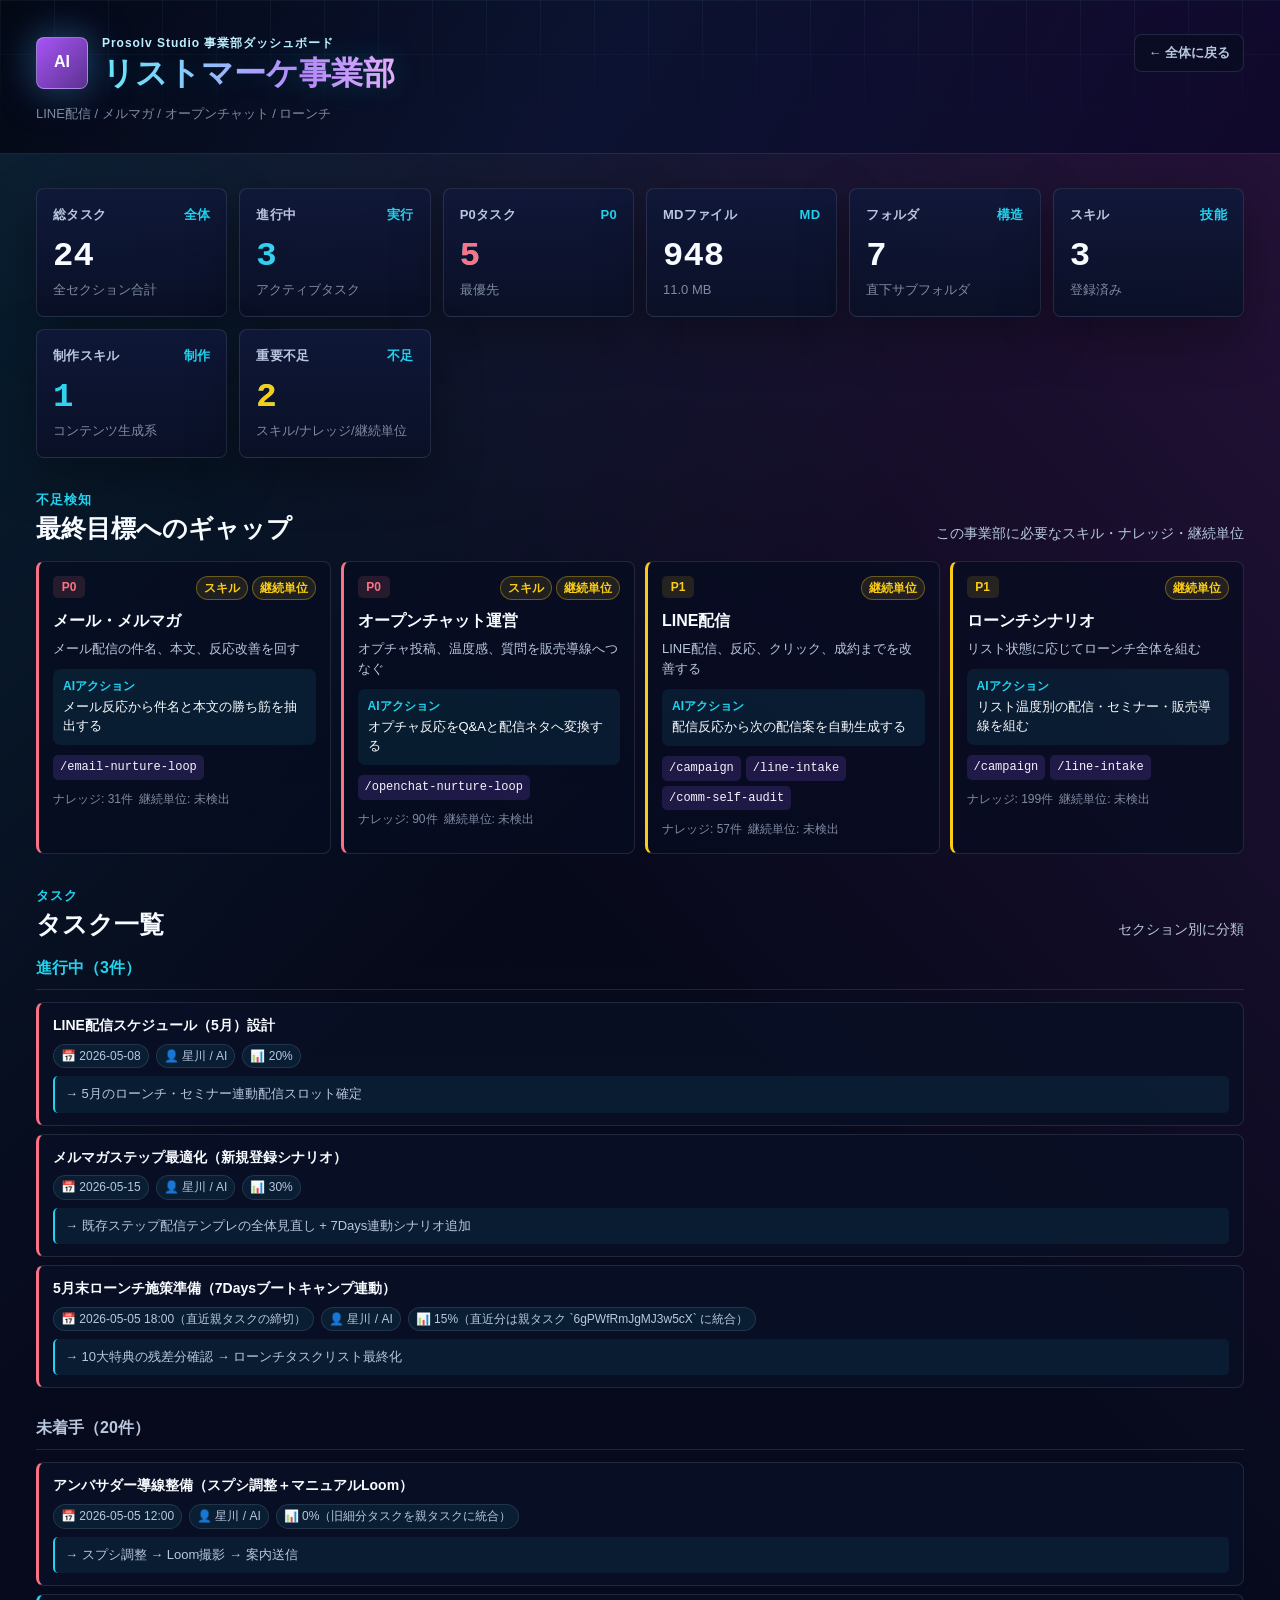
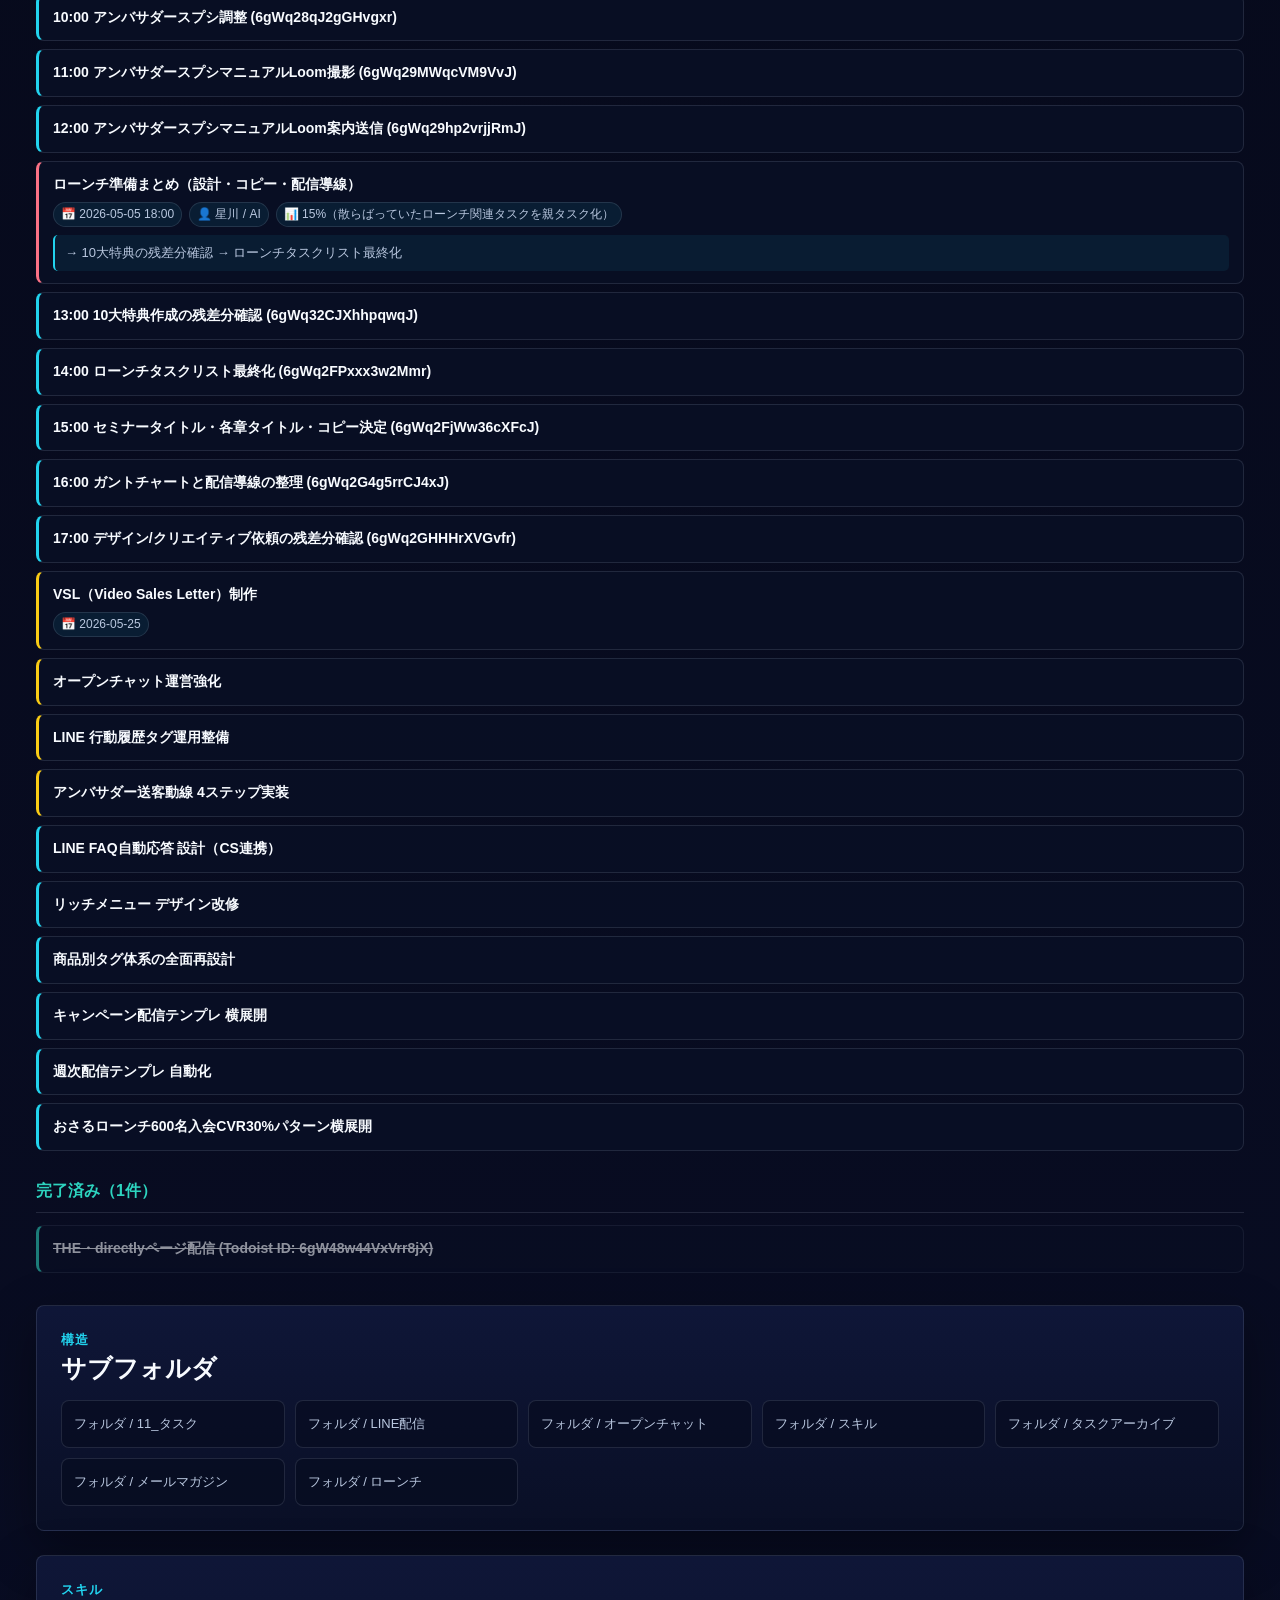
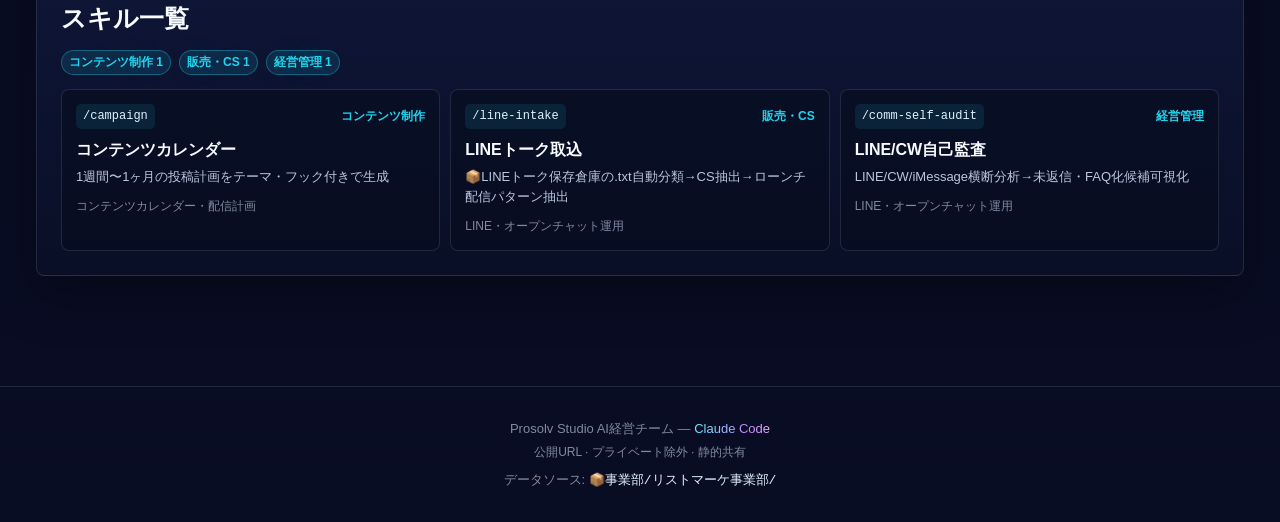
<file: 事業部別ダッシュボード/リストマーケ事業部.html>
<!DOCTYPE html>
<html lang="ja">
<head>
<meta charset="UTF-8">
<title>リストマーケ事業部 | Prosolv Studio</title>
<meta name="viewport" content="width=device-width, initial-scale=1.0">
<link rel="stylesheet" href="../assets/style.css">
</head>
<body>

<header>
  <div class="grid-pattern"></div>
  <div class="header-inner">
    <div class="header-top">
      <div class="brand">
        <div class="brand-icon" style="background:linear-gradient(135deg, #a855f7, #a855f788)">AI</div>
        <div class="brand-text">
          <span class="brand-sub">Prosolv Studio 事業部ダッシュボード</span>
          <h1><span class="accent">リストマーケ事業部</span></h1>
        </div>
      </div>
      <div class="header-actions">
        <a href="../index.html" class="nav-link">← 全体に戻る</a>
      </div>
    </div>
    <div class="header-meta">LINE配信 / メルマガ / オープンチャット / ローンチ</div>
  </div>
</header>

<div class="container">

  <div class="kpi-grid" style="margin-bottom:32px">
    <div class="card kpi-card">
      <div class="kpi-label"><span>総タスク</span><span class="kpi-icon">全体</span></div>
      <div class="kpi-value">24</div>
      <div class="kpi-sub">全セクション合計</div>
    </div>
    <div class="card kpi-card highlight">
      <div class="kpi-label"><span>進行中</span><span class="kpi-icon">実行</span></div>
      <div class="kpi-value">3</div>
      <div class="kpi-sub">アクティブタスク</div>
    </div>
    <div class="card kpi-card highlight">
      <div class="kpi-label"><span>P0タスク</span><span class="kpi-icon">P0</span></div>
      <div class="kpi-value" style="color:var(--danger)">5</div>
      <div class="kpi-sub">最優先</div>
    </div>
    <div class="card kpi-card">
      <div class="kpi-label"><span>MDファイル</span><span class="kpi-icon">MD</span></div>
      <div class="kpi-value">948</div>
      <div class="kpi-sub">11.0 MB</div>
    </div>
    <div class="card kpi-card">
      <div class="kpi-label"><span>フォルダ</span><span class="kpi-icon">構造</span></div>
      <div class="kpi-value">7</div>
      <div class="kpi-sub">直下サブフォルダ</div>
    </div>
    <div class="card kpi-card">
      <div class="kpi-label"><span>スキル</span><span class="kpi-icon">技能</span></div>
      <div class="kpi-value">3</div>
      <div class="kpi-sub">登録済み</div>
    </div>
    <div class="card kpi-card highlight">
      <div class="kpi-label"><span>制作スキル</span><span class="kpi-icon">制作</span></div>
      <div class="kpi-value">1</div>
      <div class="kpi-sub">コンテンツ生成系</div>
    </div>
    <div class="card kpi-card highlight">
      <div class="kpi-label"><span>重要不足</span><span class="kpi-icon">不足</span></div>
      <div class="kpi-value" style="color:var(--warning)">2</div>
      <div class="kpi-sub">スキル/ナレッジ/継続単位</div>
    </div>
  </div>

  <div style="margin-bottom:32px">
    <div class="section-header">
      <div>
        <div class="section-eyebrow">不足検知</div>
        <h2 class="section-title">最終目標へのギャップ</h2>
      </div>
      <span class="section-subtitle">この事業部に必要なスキル・ナレッジ・継続単位</span>
    </div>
    <div class="gap-card-grid">
        <div class="gap-card p0">
          <div class="gap-card-top">
            <span class="gap-priority">P0</span>
            <div class="gap-tags"><span class="tag warning">スキル</span><span class="tag warning">継続単位</span></div>
          </div>
          <strong>メール・メルマガ</strong>
          <p>メール配信の件名、本文、反応改善を回す</p>
          <div class="gap-action"><span>AIアクション</span>メール反応から件名と本文の勝ち筋を抽出する</div>
          <div class="gap-skill-line"><code>/email-nurture-loop</code></div>
          
          <div class="gap-meta">
            <span>ナレッジ: 31件</span>
            <span>継続単位: 未検出</span>
          </div>
        </div>
        <div class="gap-card p0">
          <div class="gap-card-top">
            <span class="gap-priority">P0</span>
            <div class="gap-tags"><span class="tag warning">スキル</span><span class="tag warning">継続単位</span></div>
          </div>
          <strong>オープンチャット運営</strong>
          <p>オプチャ投稿、温度感、質問を販売導線へつなぐ</p>
          <div class="gap-action"><span>AIアクション</span>オプチャ反応をQ&amp;Aと配信ネタへ変換する</div>
          <div class="gap-skill-line"><code>/openchat-nurture-loop</code></div>
          
          <div class="gap-meta">
            <span>ナレッジ: 90件</span>
            <span>継続単位: 未検出</span>
          </div>
        </div>
        <div class="gap-card p1">
          <div class="gap-card-top">
            <span class="gap-priority">P1</span>
            <div class="gap-tags"><span class="tag warning">継続単位</span></div>
          </div>
          <strong>LINE配信</strong>
          <p>LINE配信、反応、クリック、成約までを改善する</p>
          <div class="gap-action"><span>AIアクション</span>配信反応から次の配信案を自動生成する</div>
          <div class="gap-skill-line"><code>/campaign</code><code>/line-intake</code><code>/comm-self-audit</code></div>
          
          <div class="gap-meta">
            <span>ナレッジ: 57件</span>
            <span>継続単位: 未検出</span>
          </div>
        </div>
        <div class="gap-card p1">
          <div class="gap-card-top">
            <span class="gap-priority">P1</span>
            <div class="gap-tags"><span class="tag warning">継続単位</span></div>
          </div>
          <strong>ローンチシナリオ</strong>
          <p>リスト状態に応じてローンチ全体を組む</p>
          <div class="gap-action"><span>AIアクション</span>リスト温度別の配信・セミナー・販売導線を組む</div>
          <div class="gap-skill-line"><code>/campaign</code><code>/line-intake</code></div>
          
          <div class="gap-meta">
            <span>ナレッジ: 199件</span>
            <span>継続単位: 未検出</span>
          </div>
        </div></div>
  </div>

  <div style="margin-bottom:32px">
    <div class="section-header">
      <div>
        <div class="section-eyebrow">タスク</div>
        <h2 class="section-title">タスク一覧</h2>
      </div>
      <span class="section-subtitle">セクション別に分類</span>
    </div>
    <div class="task-section task-section-in-progress"><h3>進行中（3件）</h3><div class="task-item p0"><strong>LINE配信スケジュール（5月）設計</strong> <div class="task-meta"><span>📅 2026-05-08</span> <span>👤 星川 / AI</span> <span>📊 20%</span></div><div class="task-next">→ 5月のローンチ・セミナー連動配信スロット確定</div></div>
<div class="task-item p0"><strong>メルマガステップ最適化（新規登録シナリオ）</strong> <div class="task-meta"><span>📅 2026-05-15</span> <span>👤 星川 / AI</span> <span>📊 30%</span></div><div class="task-next">→ 既存ステップ配信テンプレの全体見直し + 7Days連動シナリオ追加</div></div>
<div class="task-item p0"><strong>5月末ローンチ施策準備（7Daysブートキャンプ連動）</strong> <div class="task-meta"><span>📅 2026-05-05 18:00（直近親タスクの締切）</span> <span>👤 星川 / AI</span> <span>📊 15%（直近分は親タスク `6gPWfRmJgMJ3w5cX` に統合）</span></div><div class="task-next">→ 10大特典の残差分確認 → ローンチタスクリスト最終化</div></div></div>
<div class="task-section task-section-pending"><h3>未着手（20件）</h3><div class="task-item p0"><strong>アンバサダー導線整備（スプシ調整＋マニュアルLoom）</strong> <div class="task-meta"><span>📅 2026-05-05 12:00</span> <span>👤 星川 / AI</span> <span>📊 0%（旧細分タスクを親タスクに統合）</span></div><div class="task-next">→ スプシ調整 → Loom撮影 → 案内送信</div></div>
<div class="task-item p2"><strong>10:00 アンバサダースプシ調整 (6gWq28qJ2gGHvgxr)</strong></div>
<div class="task-item p2"><strong>11:00 アンバサダースプシマニュアルLoom撮影 (6gWq29MWqcVM9VvJ)</strong></div>
<div class="task-item p2"><strong>12:00 アンバサダースプシマニュアルLoom案内送信 (6gWq29hp2vrjjRmJ)</strong></div>
<div class="task-item p0"><strong>ローンチ準備まとめ（設計・コピー・配信導線）</strong> <div class="task-meta"><span>📅 2026-05-05 18:00</span> <span>👤 星川 / AI</span> <span>📊 15%（散らばっていたローンチ関連タスクを親タスク化）</span></div><div class="task-next">→ 10大特典の残差分確認 → ローンチタスクリスト最終化</div></div>
<div class="task-item p2"><strong>13:00 10大特典作成の残差分確認 (6gWq32CJXhhpqwqJ)</strong></div>
<div class="task-item p2"><strong>14:00 ローンチタスクリスト最終化 (6gWq2FPxxx3w2Mmr)</strong></div>
<div class="task-item p2"><strong>15:00 セミナータイトル・各章タイトル・コピー決定 (6gWq2FjWw36cXFcJ)</strong></div>
<div class="task-item p2"><strong>16:00 ガントチャートと配信導線の整理 (6gWq2G4g5rrCJ4xJ)</strong></div>
<div class="task-item p2"><strong>17:00 デザイン/クリエイティブ依頼の残差分確認 (6gWq2GHHHrXVGvfr)</strong></div>
<div class="task-item p1"><strong>VSL（Video Sales Letter）制作</strong> <div class="task-meta"><span>📅 2026-05-25</span></div></div>
<div class="task-item p1"><strong>オープンチャット運営強化</strong></div>
<div class="task-item p1"><strong>LINE 行動履歴タグ運用整備</strong></div>
<div class="task-item p1"><strong>アンバサダー送客動線 4ステップ実装</strong></div>
<div class="task-item p2"><strong>LINE FAQ自動応答 設計（CS連携）</strong></div>
<div class="task-item p2"><strong>リッチメニュー デザイン改修</strong></div>
<div class="task-item p2"><strong>商品別タグ体系の全面再設計</strong></div>
<div class="task-item p2"><strong>キャンペーン配信テンプレ 横展開</strong></div>
<div class="task-item p2"><strong>週次配信テンプレ 自動化</strong></div>
<div class="task-item p2"><strong>おさるローンチ600名入会CVR30%パターン横展開</strong></div></div>
<div class="task-section task-section-done"><h3>完了済み（1件）</h3><div class="task-item p2 done"><strong>THE・directlyページ配信 (Todoist ID: 6gW48w44VxVrr8jX)</strong></div></div>
  </div>

  <div style="display:grid;grid-template-columns:1fr;gap:24px;margin-bottom:32px">
    <div class="card" style="padding:24px">
      <div class="section-header">
        <div>
          <div class="section-eyebrow">構造</div>
          <h2 class="section-title">サブフォルダ</h2>
        </div>
      </div>
      <div class="subfolder-grid"><div class="subfolder">フォルダ / 11_タスク</div>
<div class="subfolder">フォルダ / LINE配信</div>
<div class="subfolder">フォルダ / オープンチャット</div>
<div class="subfolder">フォルダ / スキル</div>
<div class="subfolder">フォルダ / タスクアーカイブ</div>
<div class="subfolder">フォルダ / メールマガジン</div>
<div class="subfolder">フォルダ / ローンチ</div></div>
    </div>
    <div class="card" style="padding:24px">
      <div class="section-header">
        <div>
          <div class="section-eyebrow">スキル</div>
          <h2 class="section-title">スキル一覧</h2>
        </div>
      </div>
      
      <div class="skill-summary-row"><span class="tag accent">コンテンツ制作 1</span><span class="tag accent">販売・CS 1</span><span class="tag accent">経営管理 1</span></div>
      <div class="skill-card-grid">
        <div class="skill-card">
          <div class="skill-card-top">
            <code>/campaign</code>
            <span>コンテンツ制作</span>
          </div>
          <strong>コンテンツカレンダー</strong>
          <p>1週間〜1ヶ月の投稿計画をテーマ・フック付きで生成</p>
          <small>コンテンツカレンダー・配信計画</small>
        </div>
        <div class="skill-card">
          <div class="skill-card-top">
            <code>/line-intake</code>
            <span>販売・CS</span>
          </div>
          <strong>LINEトーク取込</strong>
          <p>📦LINEトーク保存倉庫の.txt自動分類→CS抽出→ローンチ配信パターン抽出</p>
          <small>LINE・オープンチャット運用</small>
        </div>
        <div class="skill-card">
          <div class="skill-card-top">
            <code>/comm-self-audit</code>
            <span>経営管理</span>
          </div>
          <strong>LINE/CW自己監査</strong>
          <p>LINE/CW/iMessage横断分析→未返信・FAQ化候補可視化</p>
          <small>LINE・オープンチャット運用</small>
        </div></div>
    
    </div>
  </div>

</div>

<footer>
  <p>Prosolv Studio AI経営チーム — <span class="accent">Claude Code</span></p>
  <p class="privacy">公開URL · プライベート除外 · 静的共有</p>
  <p style="margin-top:8px">データソース: <code>📦事業部/リストマーケ事業部/</code></p>
</footer>

</body>
</html>
</file>
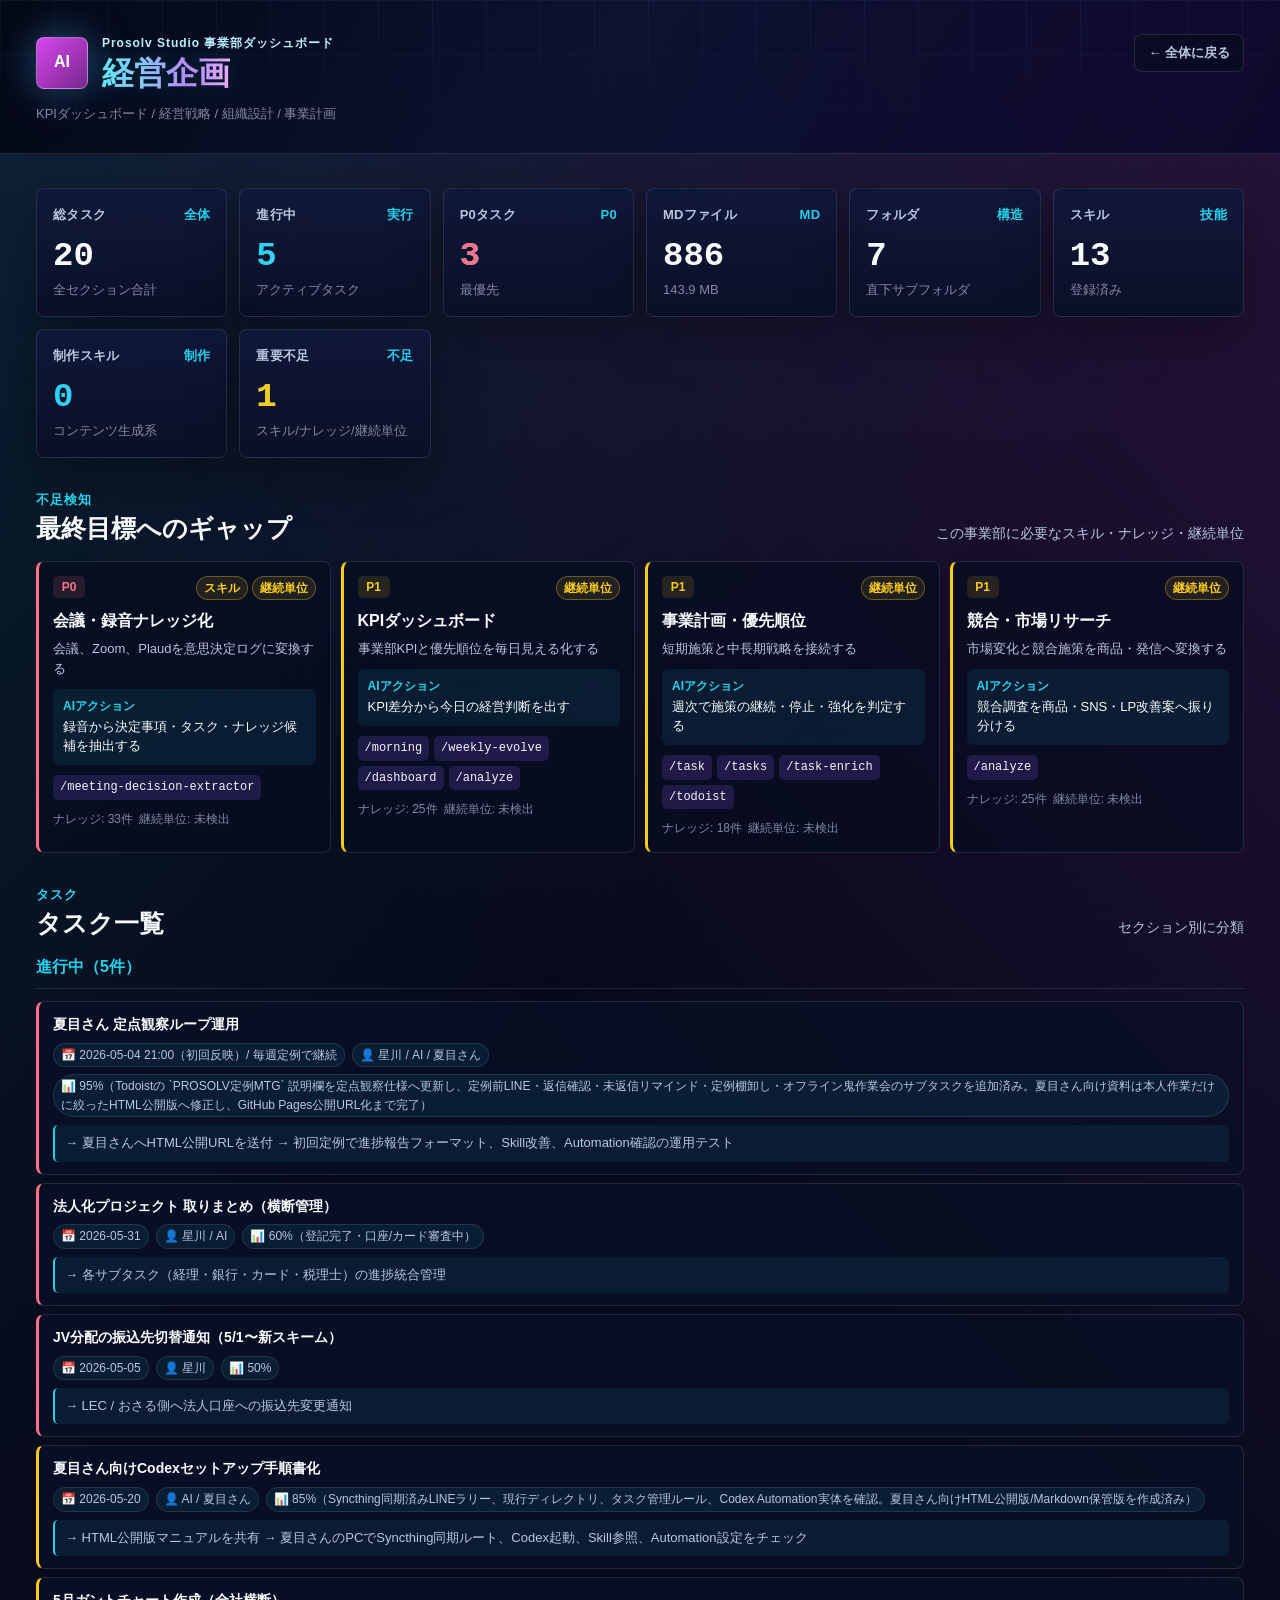
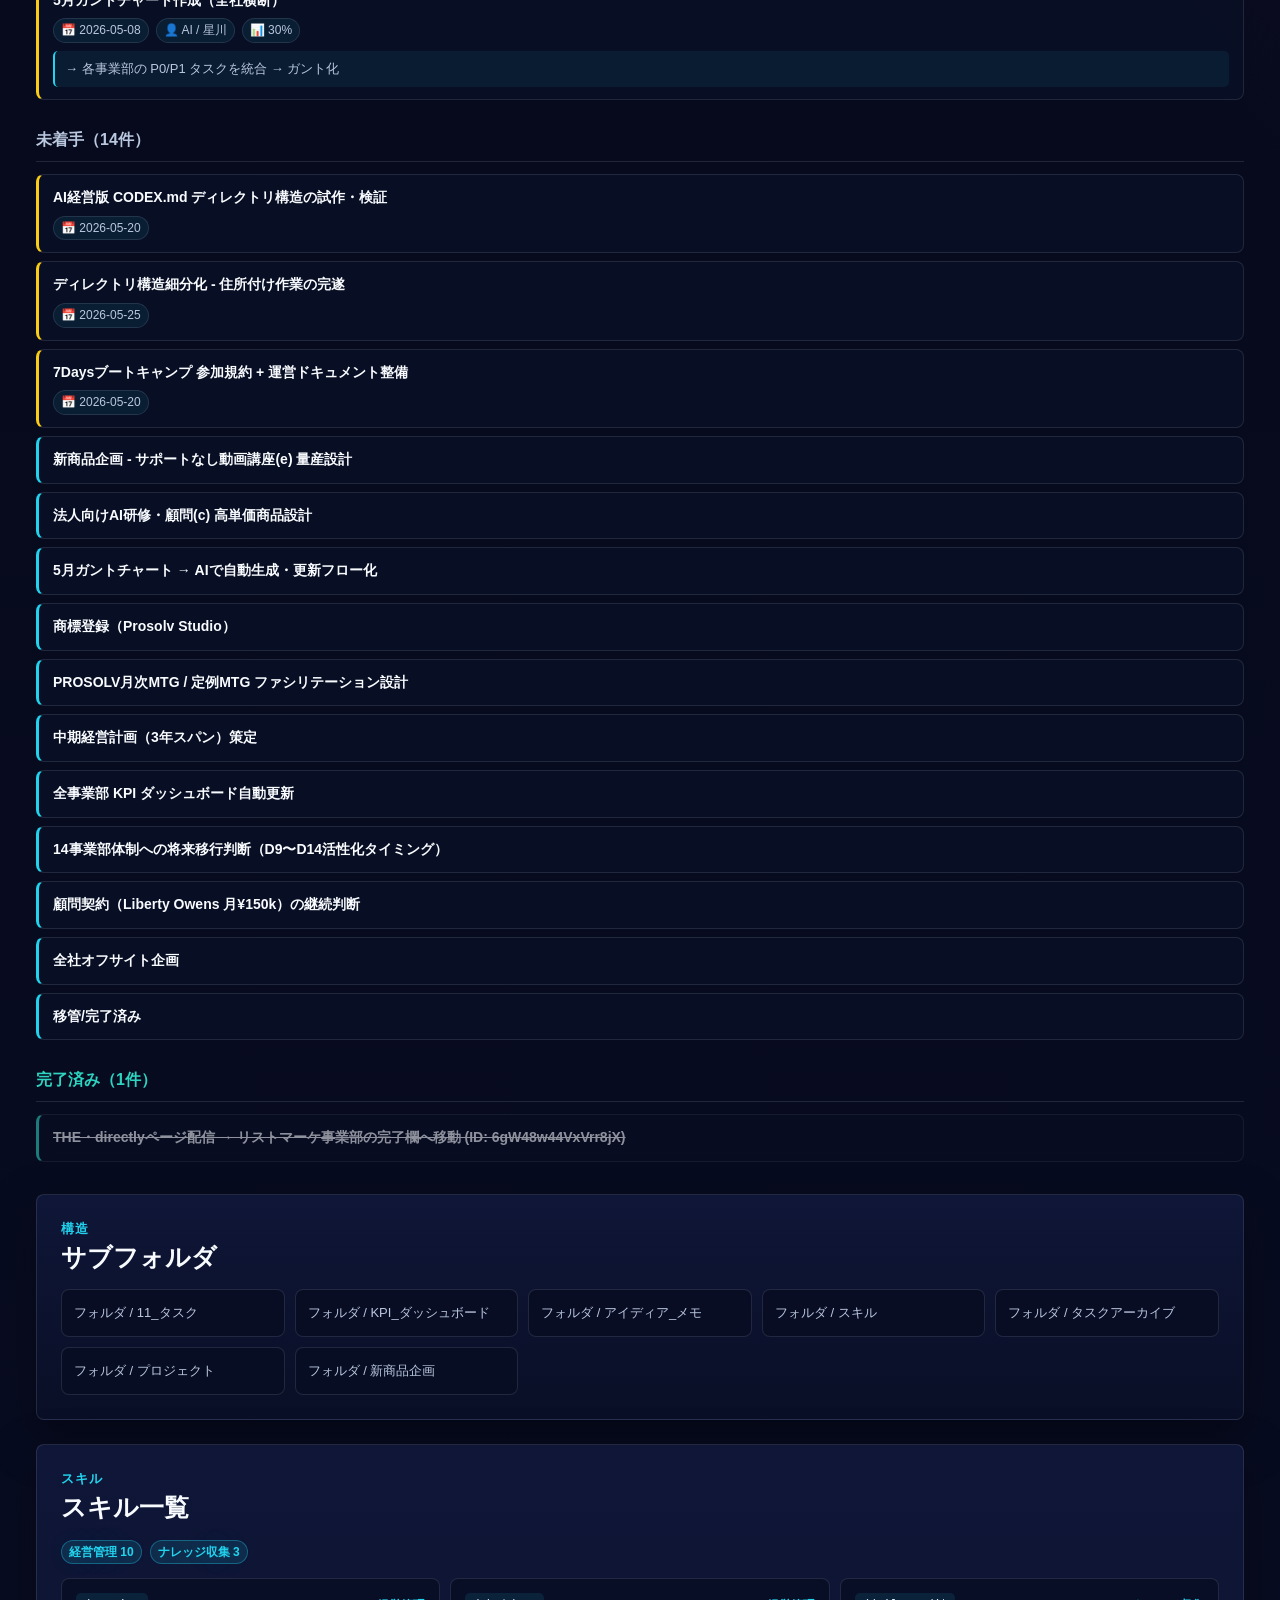
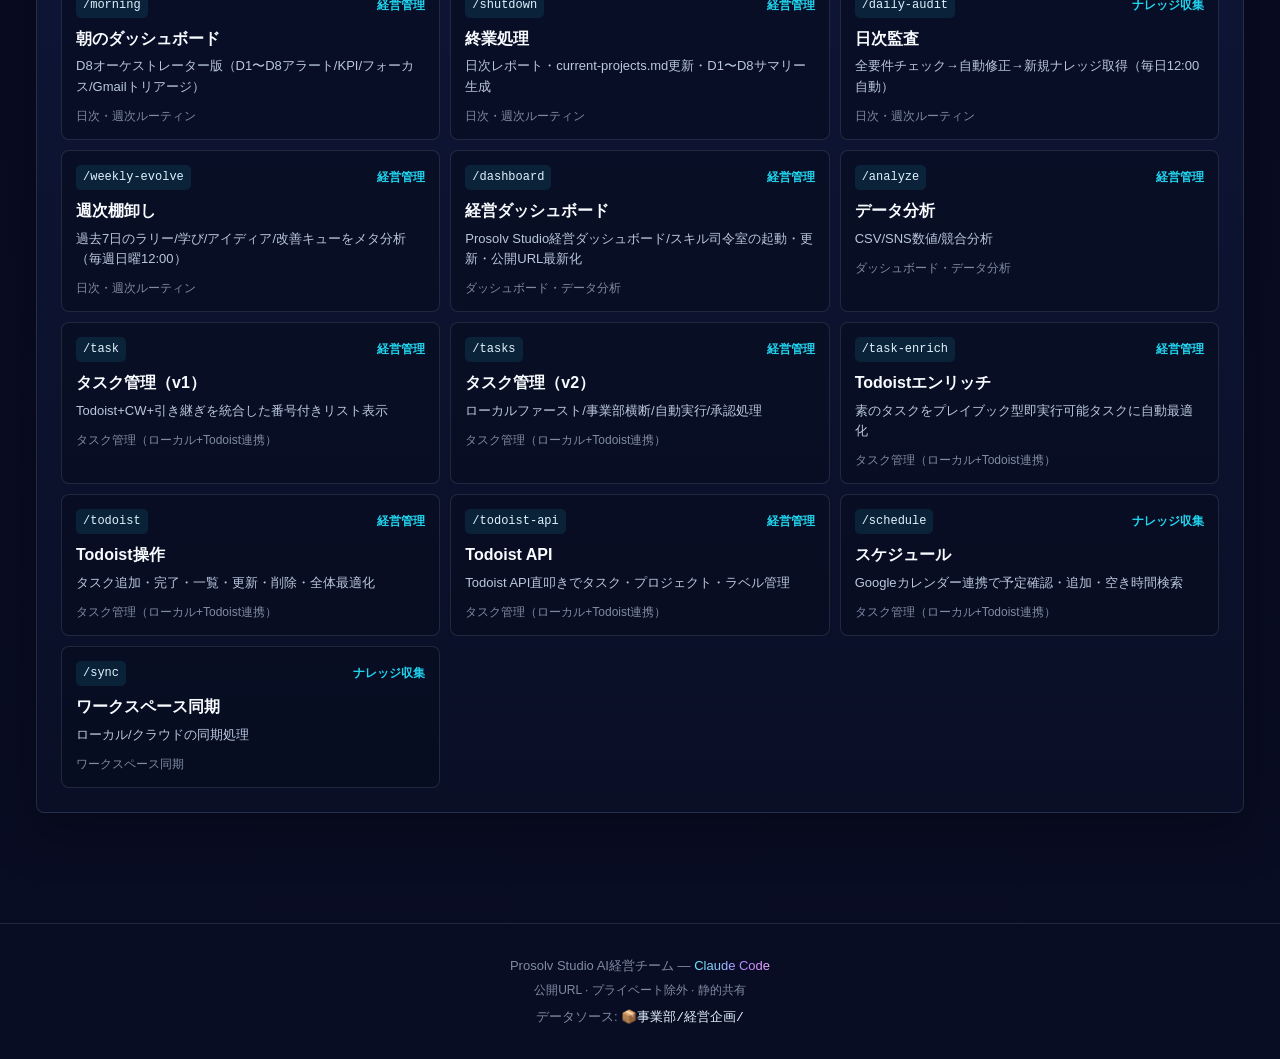
<file: 事業部別ダッシュボード/経営企画.html>
<!DOCTYPE html>
<html lang="ja">
<head>
<meta charset="UTF-8">
<title>経営企画 | Prosolv Studio</title>
<meta name="viewport" content="width=device-width, initial-scale=1.0">
<link rel="stylesheet" href="../assets/style.css">
</head>
<body>

<header>
  <div class="grid-pattern"></div>
  <div class="header-inner">
    <div class="header-top">
      <div class="brand">
        <div class="brand-icon" style="background:linear-gradient(135deg, #d946ef, #d946ef88)">AI</div>
        <div class="brand-text">
          <span class="brand-sub">Prosolv Studio 事業部ダッシュボード</span>
          <h1><span class="accent">経営企画</span></h1>
        </div>
      </div>
      <div class="header-actions">
        <a href="../index.html" class="nav-link">← 全体に戻る</a>
      </div>
    </div>
    <div class="header-meta">KPIダッシュボード / 経営戦略 / 組織設計 / 事業計画</div>
  </div>
</header>

<div class="container">

  <div class="kpi-grid" style="margin-bottom:32px">
    <div class="card kpi-card">
      <div class="kpi-label"><span>総タスク</span><span class="kpi-icon">全体</span></div>
      <div class="kpi-value">20</div>
      <div class="kpi-sub">全セクション合計</div>
    </div>
    <div class="card kpi-card highlight">
      <div class="kpi-label"><span>進行中</span><span class="kpi-icon">実行</span></div>
      <div class="kpi-value">5</div>
      <div class="kpi-sub">アクティブタスク</div>
    </div>
    <div class="card kpi-card highlight">
      <div class="kpi-label"><span>P0タスク</span><span class="kpi-icon">P0</span></div>
      <div class="kpi-value" style="color:var(--danger)">3</div>
      <div class="kpi-sub">最優先</div>
    </div>
    <div class="card kpi-card">
      <div class="kpi-label"><span>MDファイル</span><span class="kpi-icon">MD</span></div>
      <div class="kpi-value">886</div>
      <div class="kpi-sub">143.9 MB</div>
    </div>
    <div class="card kpi-card">
      <div class="kpi-label"><span>フォルダ</span><span class="kpi-icon">構造</span></div>
      <div class="kpi-value">7</div>
      <div class="kpi-sub">直下サブフォルダ</div>
    </div>
    <div class="card kpi-card">
      <div class="kpi-label"><span>スキル</span><span class="kpi-icon">技能</span></div>
      <div class="kpi-value">13</div>
      <div class="kpi-sub">登録済み</div>
    </div>
    <div class="card kpi-card highlight">
      <div class="kpi-label"><span>制作スキル</span><span class="kpi-icon">制作</span></div>
      <div class="kpi-value">0</div>
      <div class="kpi-sub">コンテンツ生成系</div>
    </div>
    <div class="card kpi-card highlight">
      <div class="kpi-label"><span>重要不足</span><span class="kpi-icon">不足</span></div>
      <div class="kpi-value" style="color:var(--warning)">1</div>
      <div class="kpi-sub">スキル/ナレッジ/継続単位</div>
    </div>
  </div>

  <div style="margin-bottom:32px">
    <div class="section-header">
      <div>
        <div class="section-eyebrow">不足検知</div>
        <h2 class="section-title">最終目標へのギャップ</h2>
      </div>
      <span class="section-subtitle">この事業部に必要なスキル・ナレッジ・継続単位</span>
    </div>
    <div class="gap-card-grid">
        <div class="gap-card p0">
          <div class="gap-card-top">
            <span class="gap-priority">P0</span>
            <div class="gap-tags"><span class="tag warning">スキル</span><span class="tag warning">継続単位</span></div>
          </div>
          <strong>会議・録音ナレッジ化</strong>
          <p>会議、Zoom、Plaudを意思決定ログに変換する</p>
          <div class="gap-action"><span>AIアクション</span>録音から決定事項・タスク・ナレッジ候補を抽出する</div>
          <div class="gap-skill-line"><code>/meeting-decision-extractor</code></div>
          
          <div class="gap-meta">
            <span>ナレッジ: 33件</span>
            <span>継続単位: 未検出</span>
          </div>
        </div>
        <div class="gap-card p1">
          <div class="gap-card-top">
            <span class="gap-priority">P1</span>
            <div class="gap-tags"><span class="tag warning">継続単位</span></div>
          </div>
          <strong>KPIダッシュボード</strong>
          <p>事業部KPIと優先順位を毎日見える化する</p>
          <div class="gap-action"><span>AIアクション</span>KPI差分から今日の経営判断を出す</div>
          <div class="gap-skill-line"><code>/morning</code><code>/weekly-evolve</code><code>/dashboard</code><code>/analyze</code></div>
          
          <div class="gap-meta">
            <span>ナレッジ: 25件</span>
            <span>継続単位: 未検出</span>
          </div>
        </div>
        <div class="gap-card p1">
          <div class="gap-card-top">
            <span class="gap-priority">P1</span>
            <div class="gap-tags"><span class="tag warning">継続単位</span></div>
          </div>
          <strong>事業計画・優先順位</strong>
          <p>短期施策と中長期戦略を接続する</p>
          <div class="gap-action"><span>AIアクション</span>週次で施策の継続・停止・強化を判定する</div>
          <div class="gap-skill-line"><code>/task</code><code>/tasks</code><code>/task-enrich</code><code>/todoist</code></div>
          
          <div class="gap-meta">
            <span>ナレッジ: 18件</span>
            <span>継続単位: 未検出</span>
          </div>
        </div>
        <div class="gap-card p1">
          <div class="gap-card-top">
            <span class="gap-priority">P1</span>
            <div class="gap-tags"><span class="tag warning">継続単位</span></div>
          </div>
          <strong>競合・市場リサーチ</strong>
          <p>市場変化と競合施策を商品・発信へ変換する</p>
          <div class="gap-action"><span>AIアクション</span>競合調査を商品・SNS・LP改善案へ振り分ける</div>
          <div class="gap-skill-line"><code>/analyze</code></div>
          
          <div class="gap-meta">
            <span>ナレッジ: 25件</span>
            <span>継続単位: 未検出</span>
          </div>
        </div></div>
  </div>

  <div style="margin-bottom:32px">
    <div class="section-header">
      <div>
        <div class="section-eyebrow">タスク</div>
        <h2 class="section-title">タスク一覧</h2>
      </div>
      <span class="section-subtitle">セクション別に分類</span>
    </div>
    <div class="task-section task-section-in-progress"><h3>進行中（5件）</h3><div class="task-item p0"><strong>夏目さん 定点観察ループ運用</strong> <div class="task-meta"><span>📅 2026-05-04 21:00（初回反映）/ 毎週定例で継続</span> <span>👤 星川 / AI / 夏目さん</span> <span>📊 95%（Todoistの `PROSOLV定例MTG` 説明欄を定点観察仕様へ更新し、定例前LINE・返信確認・未返信リマインド・定例棚卸し・オフライン鬼作業会のサブタスクを追加済み。夏目さん向け資料は本人作業だけに絞ったHTML公開版へ修正し、GitHub Pages公開URL化まで完了）</span></div><div class="task-next">→ 夏目さんへHTML公開URLを送付 → 初回定例で進捗報告フォーマット、Skill改善、Automation確認の運用テスト</div></div>
<div class="task-item p0"><strong>法人化プロジェクト 取りまとめ（横断管理）</strong> <div class="task-meta"><span>📅 2026-05-31</span> <span>👤 星川 / AI</span> <span>📊 60%（登記完了・口座/カード審査中）</span></div><div class="task-next">→ 各サブタスク（経理・銀行・カード・税理士）の進捗統合管理</div></div>
<div class="task-item p0"><strong>JV分配の振込先切替通知（5/1〜新スキーム）</strong> <div class="task-meta"><span>📅 2026-05-05</span> <span>👤 星川</span> <span>📊 50%</span></div><div class="task-next">→ LEC / おさる側へ法人口座への振込先変更通知</div></div>
<div class="task-item p1"><strong>夏目さん向けCodexセットアップ手順書化</strong> <div class="task-meta"><span>📅 2026-05-20</span> <span>👤 AI / 夏目さん</span> <span>📊 85%（Syncthing同期済みLINEラリー、現行ディレクトリ、タスク管理ルール、Codex Automation実体を確認。夏目さん向けHTML公開版/Markdown保管版を作成済み）</span></div><div class="task-next">→ HTML公開版マニュアルを共有 → 夏目さんのPCでSyncthing同期ルート、Codex起動、Skill参照、Automation設定をチェック</div></div>
<div class="task-item p1"><strong>5月ガントチャート作成（全社横断）</strong> <div class="task-meta"><span>📅 2026-05-08</span> <span>👤 AI / 星川</span> <span>📊 30%</span></div><div class="task-next">→ 各事業部の P0/P1 タスクを統合 → ガント化</div></div></div>
<div class="task-section task-section-pending"><h3>未着手（14件）</h3><div class="task-item p1"><strong>AI経営版 CODEX.md ディレクトリ構造の試作・検証</strong> <div class="task-meta"><span>📅 2026-05-20</span></div></div>
<div class="task-item p1"><strong>ディレクトリ構造細分化 - 住所付け作業の完遂</strong> <div class="task-meta"><span>📅 2026-05-25</span></div></div>
<div class="task-item p1"><strong>7Daysブートキャンプ 参加規約 + 運営ドキュメント整備</strong> <div class="task-meta"><span>📅 2026-05-20</span></div></div>
<div class="task-item p2"><strong>新商品企画 - サポートなし動画講座(e) 量産設計</strong></div>
<div class="task-item p2"><strong>法人向けAI研修・顧問(c) 高単価商品設計</strong></div>
<div class="task-item p2"><strong>5月ガントチャート → AIで自動生成・更新フロー化</strong></div>
<div class="task-item p2"><strong>商標登録（Prosolv Studio）</strong></div>
<div class="task-item p2"><strong>PROSOLV月次MTG / 定例MTG ファシリテーション設計</strong></div>
<div class="task-item p2"><strong>中期経営計画（3年スパン）策定</strong></div>
<div class="task-item p2"><strong>全事業部 KPI ダッシュボード自動更新</strong></div>
<div class="task-item p2"><strong>14事業部体制への将来移行判断（D9〜D14活性化タイミング）</strong></div>
<div class="task-item p2"><strong>顧問契約（Liberty Owens 月¥150k）の継続判断</strong></div>
<div class="task-item p2"><strong>全社オフサイト企画</strong></div>
<div class="task-item p2"><strong>移管/完了済み</strong></div></div>
<div class="task-section task-section-done"><h3>完了済み（1件）</h3><div class="task-item p2 done"><strong>THE・directlyページ配信 → リストマーケ事業部の完了欄へ移動 (ID: 6gW48w44VxVrr8jX)</strong></div></div>
  </div>

  <div style="display:grid;grid-template-columns:1fr;gap:24px;margin-bottom:32px">
    <div class="card" style="padding:24px">
      <div class="section-header">
        <div>
          <div class="section-eyebrow">構造</div>
          <h2 class="section-title">サブフォルダ</h2>
        </div>
      </div>
      <div class="subfolder-grid"><div class="subfolder">フォルダ / 11_タスク</div>
<div class="subfolder">フォルダ / KPI_ダッシュボード</div>
<div class="subfolder">フォルダ / アイディア_メモ</div>
<div class="subfolder">フォルダ / スキル</div>
<div class="subfolder">フォルダ / タスクアーカイブ</div>
<div class="subfolder">フォルダ / プロジェクト</div>
<div class="subfolder">フォルダ / 新商品企画</div></div>
    </div>
    <div class="card" style="padding:24px">
      <div class="section-header">
        <div>
          <div class="section-eyebrow">スキル</div>
          <h2 class="section-title">スキル一覧</h2>
        </div>
      </div>
      
      <div class="skill-summary-row"><span class="tag accent">経営管理 10</span><span class="tag accent">ナレッジ収集 3</span></div>
      <div class="skill-card-grid">
        <div class="skill-card">
          <div class="skill-card-top">
            <code>/morning</code>
            <span>経営管理</span>
          </div>
          <strong>朝のダッシュボード</strong>
          <p>D8オーケストレーター版（D1〜D8アラート/KPI/フォーカス/Gmailトリアージ）</p>
          <small>日次・週次ルーティン</small>
        </div>
        <div class="skill-card">
          <div class="skill-card-top">
            <code>/shutdown</code>
            <span>経営管理</span>
          </div>
          <strong>終業処理</strong>
          <p>日次レポート・current-projects.md更新・D1〜D8サマリー生成</p>
          <small>日次・週次ルーティン</small>
        </div>
        <div class="skill-card">
          <div class="skill-card-top">
            <code>/daily-audit</code>
            <span>ナレッジ収集</span>
          </div>
          <strong>日次監査</strong>
          <p>全要件チェック→自動修正→新規ナレッジ取得（毎日12:00自動）</p>
          <small>日次・週次ルーティン</small>
        </div>
        <div class="skill-card">
          <div class="skill-card-top">
            <code>/weekly-evolve</code>
            <span>経営管理</span>
          </div>
          <strong>週次棚卸し</strong>
          <p>過去7日のラリー/学び/アイディア/改善キューをメタ分析（毎週日曜12:00）</p>
          <small>日次・週次ルーティン</small>
        </div>
        <div class="skill-card">
          <div class="skill-card-top">
            <code>/dashboard</code>
            <span>経営管理</span>
          </div>
          <strong>経営ダッシュボード</strong>
          <p>Prosolv Studio経営ダッシュボード/スキル司令室の起動・更新・公開URL最新化</p>
          <small>ダッシュボード・データ分析</small>
        </div>
        <div class="skill-card">
          <div class="skill-card-top">
            <code>/analyze</code>
            <span>経営管理</span>
          </div>
          <strong>データ分析</strong>
          <p>CSV/SNS数値/競合分析</p>
          <small>ダッシュボード・データ分析</small>
        </div>
        <div class="skill-card">
          <div class="skill-card-top">
            <code>/task</code>
            <span>経営管理</span>
          </div>
          <strong>タスク管理（v1）</strong>
          <p>Todoist+CW+引き継ぎを統合した番号付きリスト表示</p>
          <small>タスク管理（ローカル+Todoist連携）</small>
        </div>
        <div class="skill-card">
          <div class="skill-card-top">
            <code>/tasks</code>
            <span>経営管理</span>
          </div>
          <strong>タスク管理（v2）</strong>
          <p>ローカルファースト/事業部横断/自動実行/承認処理</p>
          <small>タスク管理（ローカル+Todoist連携）</small>
        </div>
        <div class="skill-card">
          <div class="skill-card-top">
            <code>/task-enrich</code>
            <span>経営管理</span>
          </div>
          <strong>Todoistエンリッチ</strong>
          <p>素のタスクをプレイブック型即実行可能タスクに自動最適化</p>
          <small>タスク管理（ローカル+Todoist連携）</small>
        </div>
        <div class="skill-card">
          <div class="skill-card-top">
            <code>/todoist</code>
            <span>経営管理</span>
          </div>
          <strong>Todoist操作</strong>
          <p>タスク追加・完了・一覧・更新・削除・全体最適化</p>
          <small>タスク管理（ローカル+Todoist連携）</small>
        </div>
        <div class="skill-card">
          <div class="skill-card-top">
            <code>/todoist-api</code>
            <span>経営管理</span>
          </div>
          <strong>Todoist API</strong>
          <p>Todoist API直叩きでタスク・プロジェクト・ラベル管理</p>
          <small>タスク管理（ローカル+Todoist連携）</small>
        </div>
        <div class="skill-card">
          <div class="skill-card-top">
            <code>/schedule</code>
            <span>ナレッジ収集</span>
          </div>
          <strong>スケジュール</strong>
          <p>Googleカレンダー連携で予定確認・追加・空き時間検索</p>
          <small>タスク管理（ローカル+Todoist連携）</small>
        </div>
        <div class="skill-card">
          <div class="skill-card-top">
            <code>/sync</code>
            <span>ナレッジ収集</span>
          </div>
          <strong>ワークスペース同期</strong>
          <p>ローカル/クラウドの同期処理</p>
          <small>ワークスペース同期</small>
        </div></div>
    
    </div>
  </div>

</div>

<footer>
  <p>Prosolv Studio AI経営チーム — <span class="accent">Claude Code</span></p>
  <p class="privacy">公開URL · プライベート除外 · 静的共有</p>
  <p style="margin-top:8px">データソース: <code>📦事業部/経営企画/</code></p>
</footer>

</body>
</html>
</file>
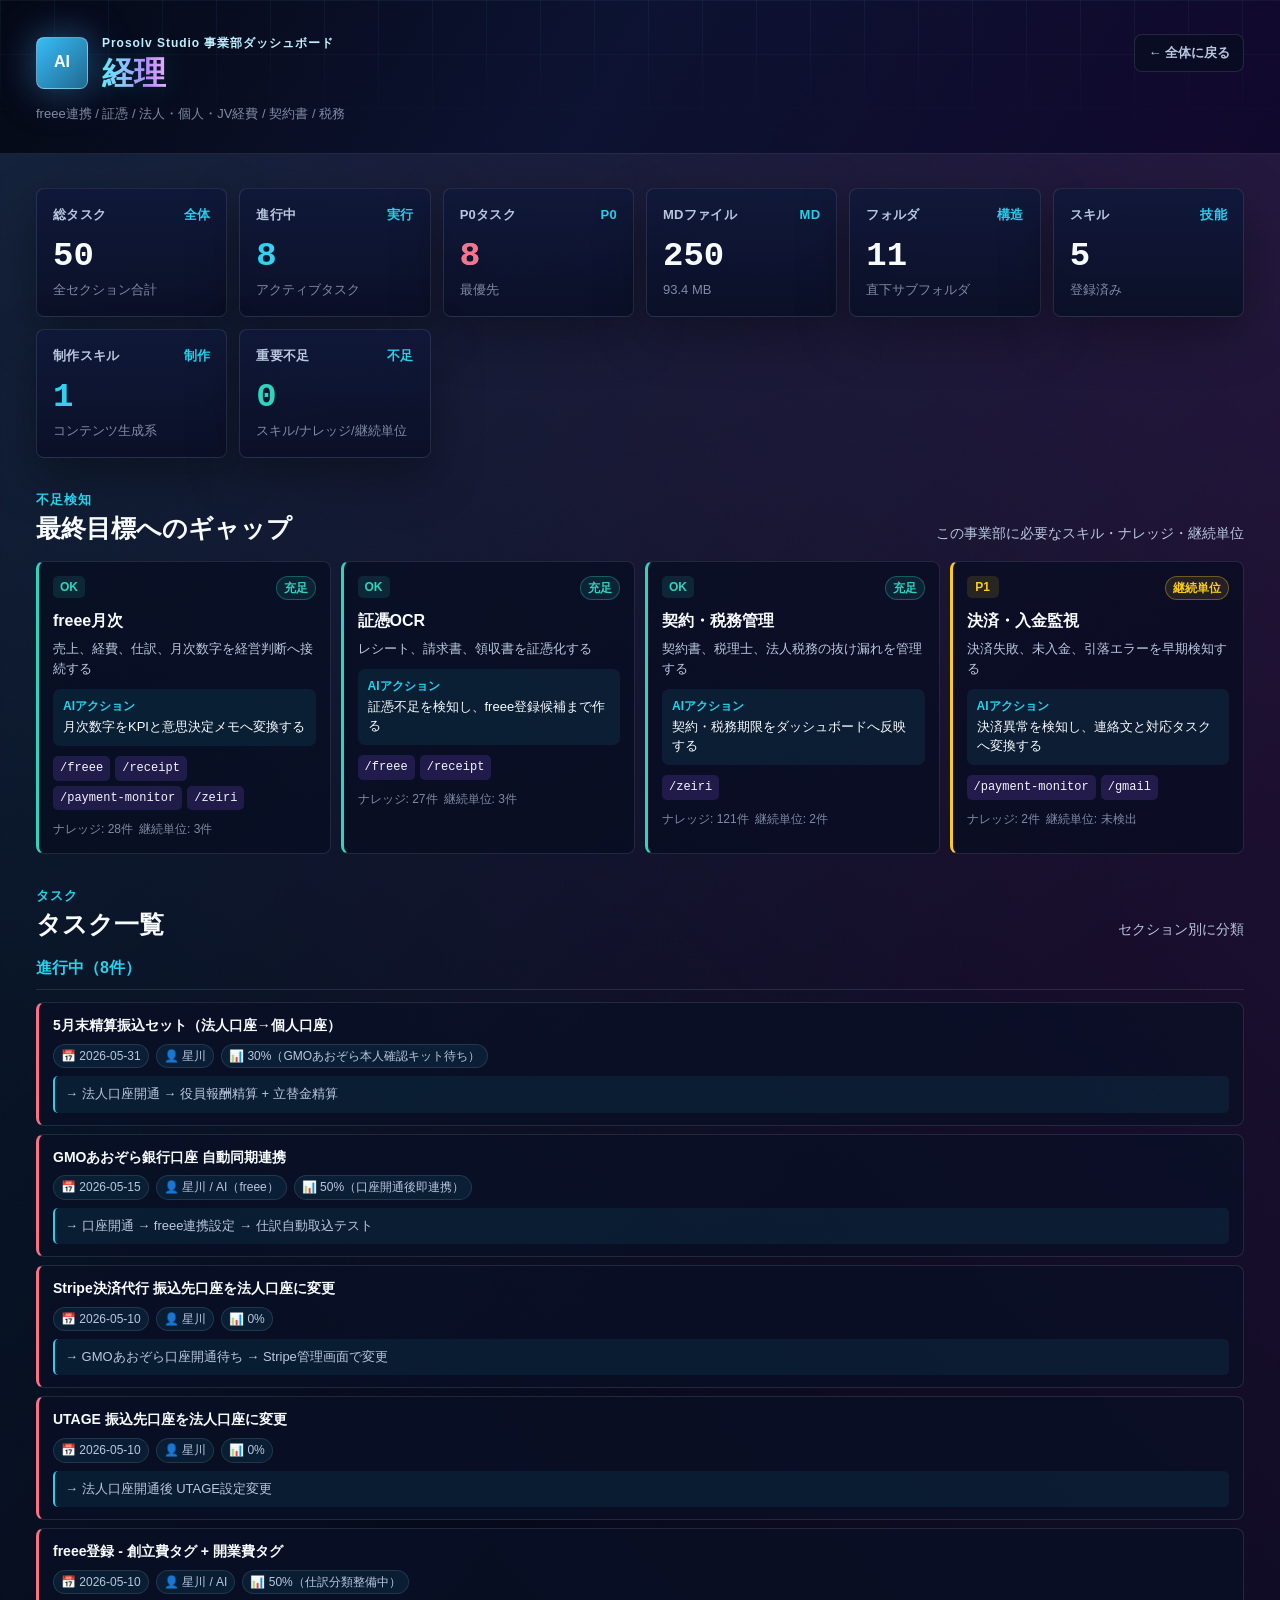
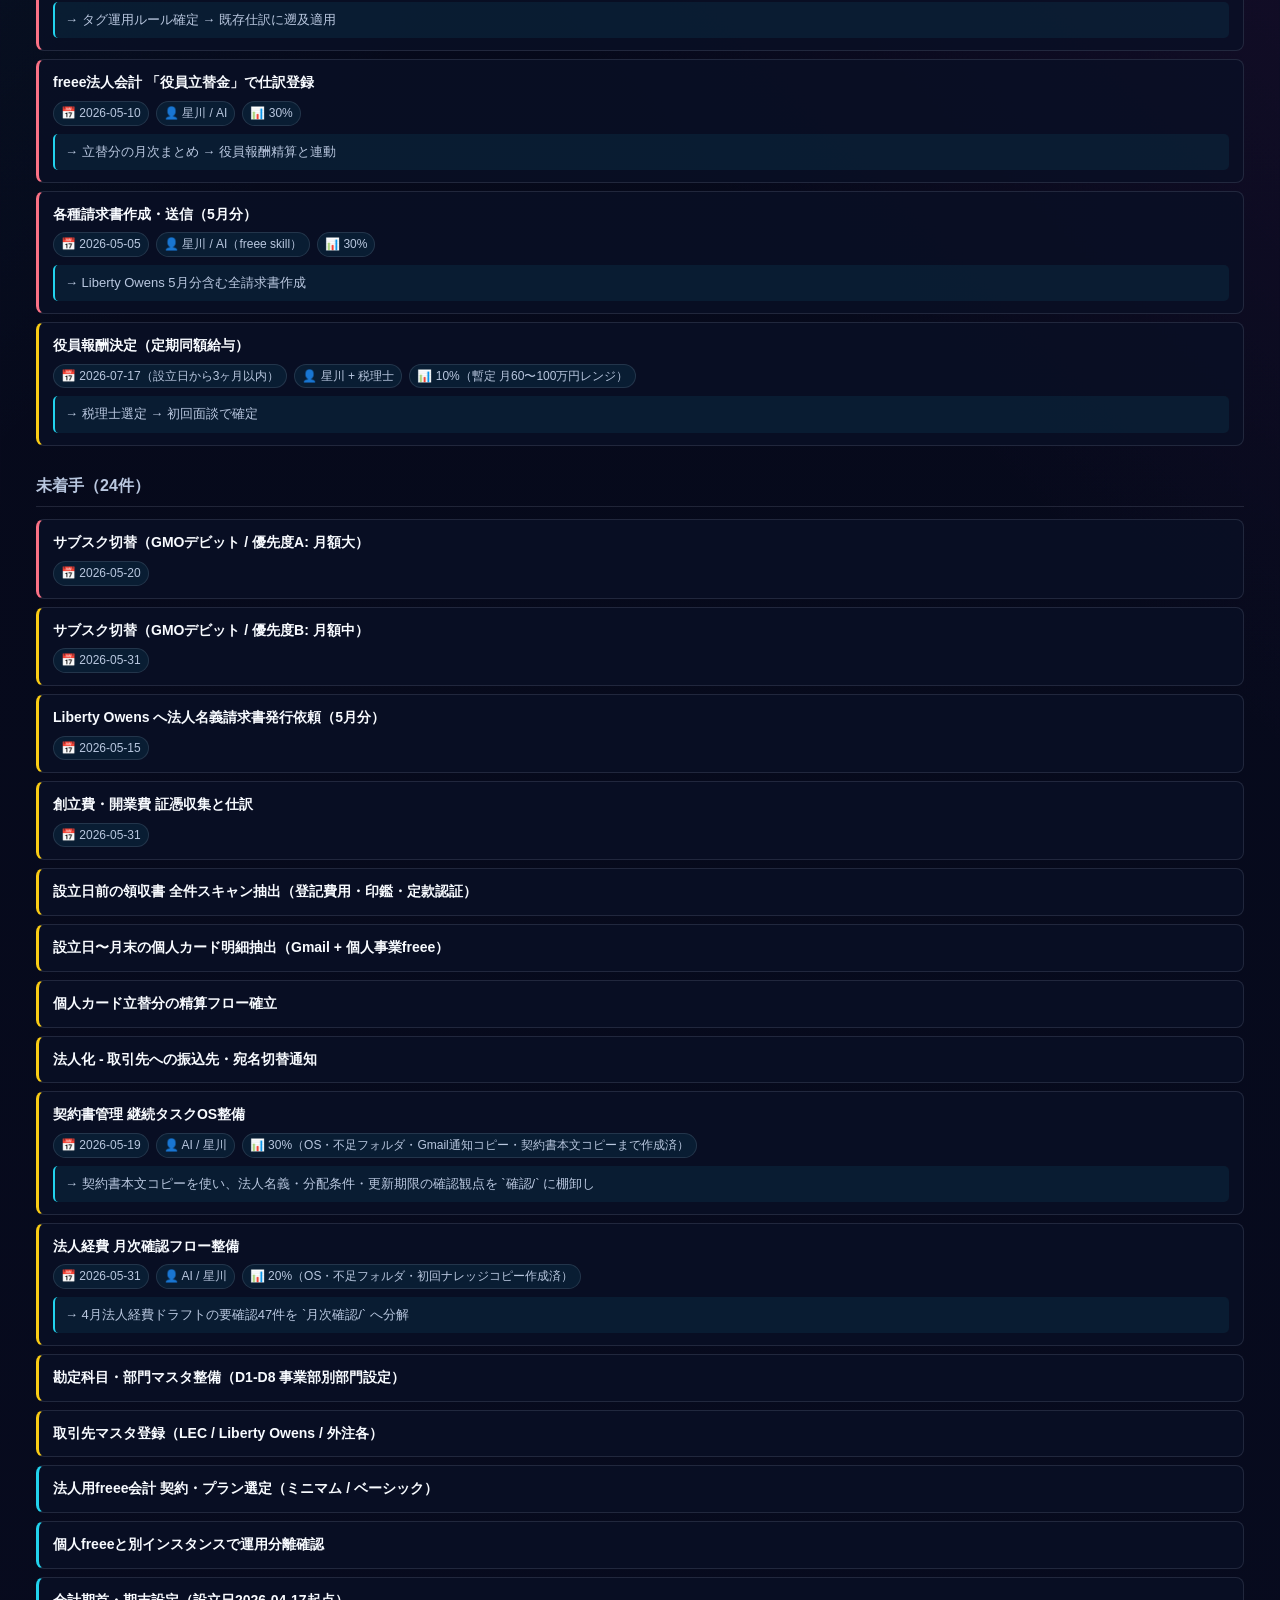
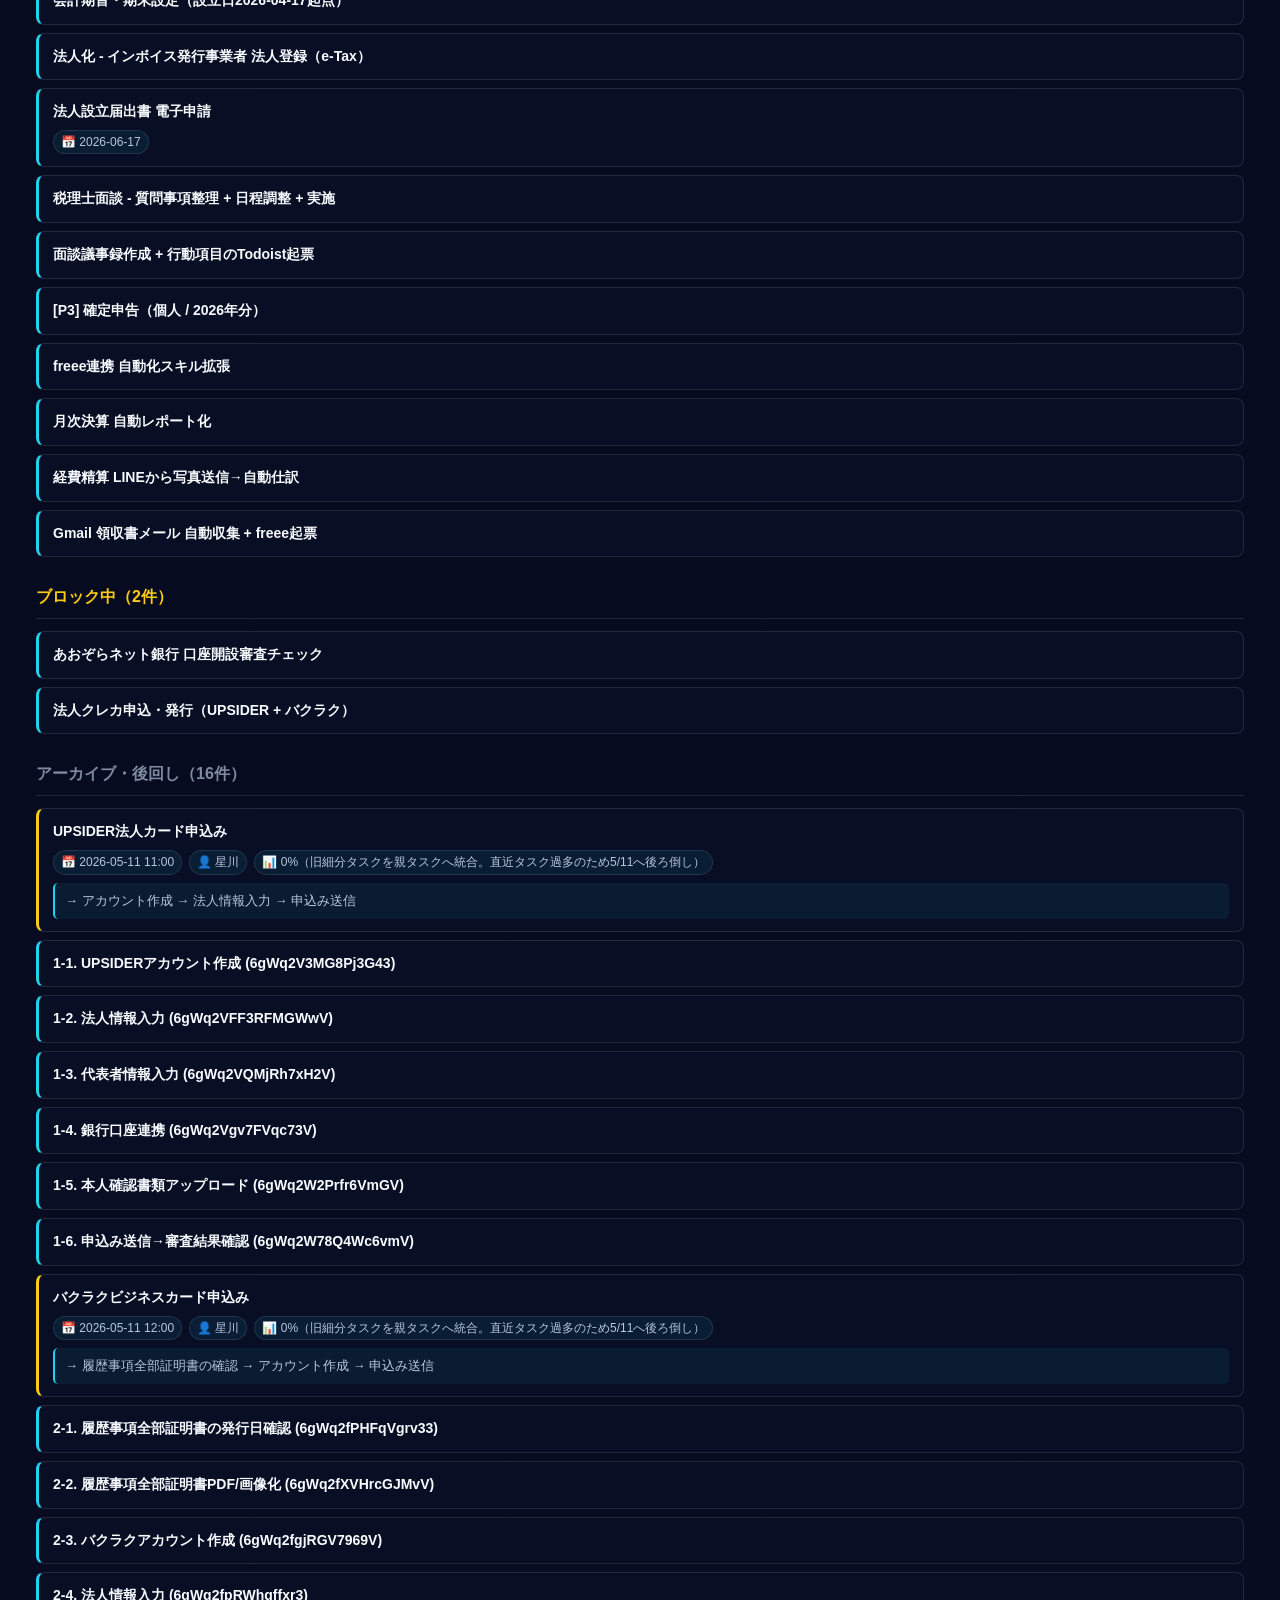
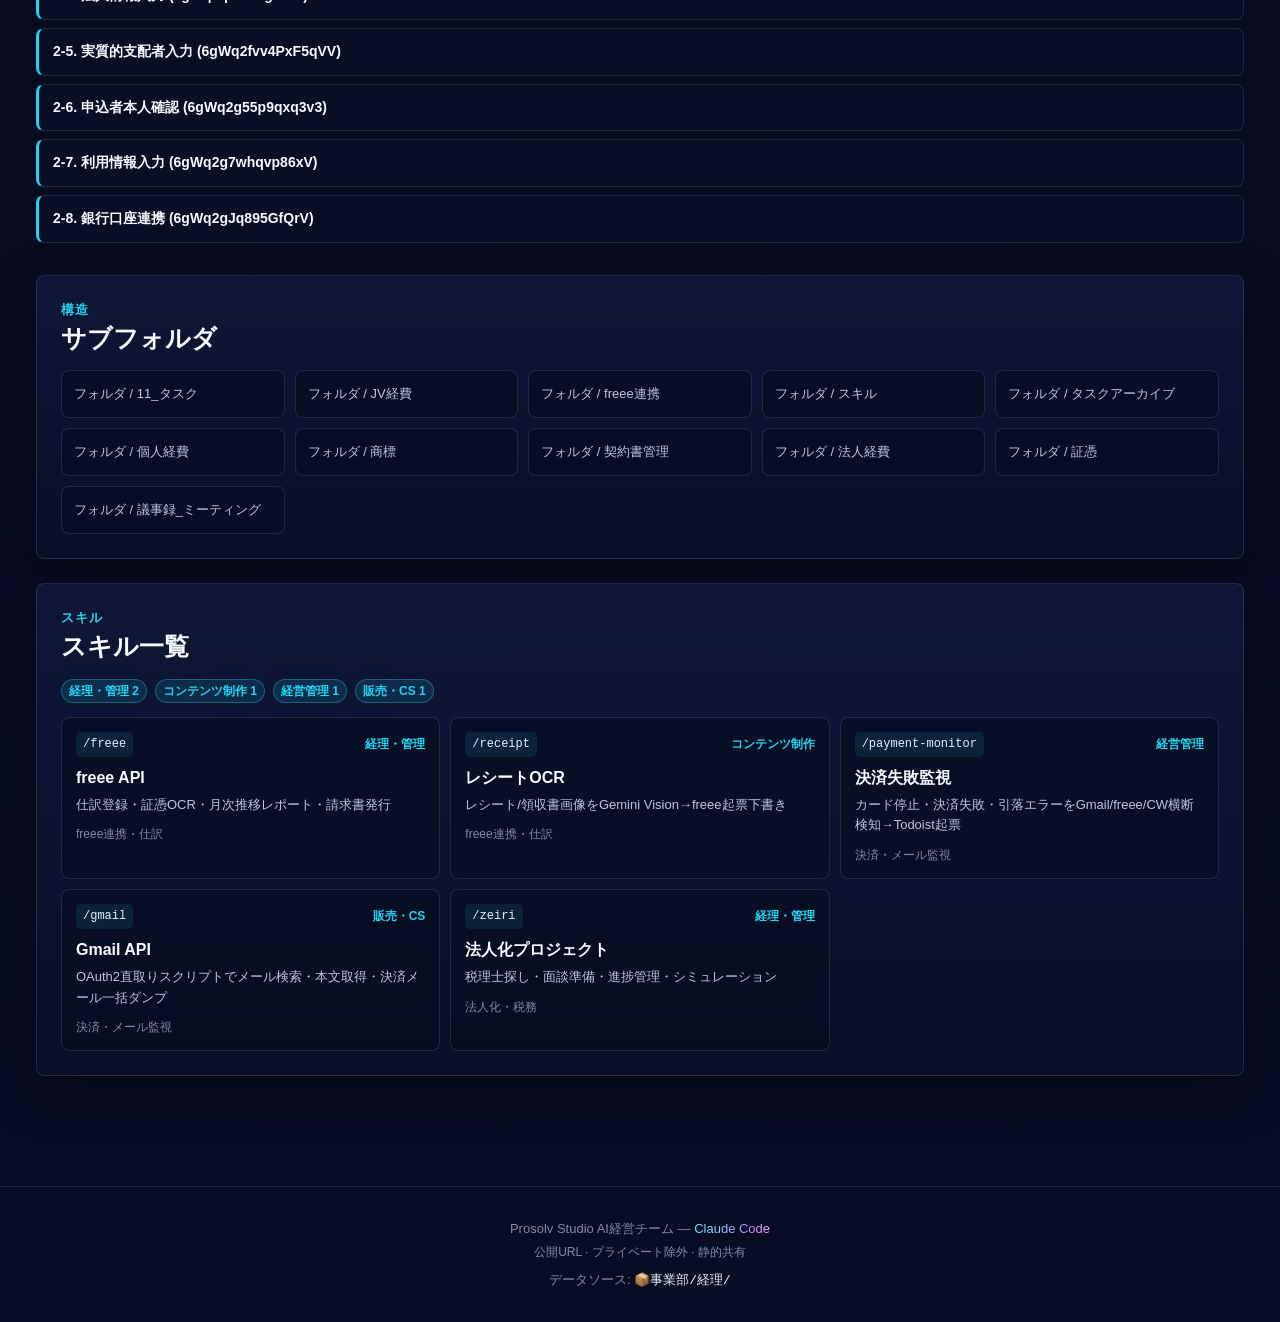
<file: 事業部別ダッシュボード/経理.html>
<!DOCTYPE html>
<html lang="ja">
<head>
<meta charset="UTF-8">
<title>経理 | Prosolv Studio</title>
<meta name="viewport" content="width=device-width, initial-scale=1.0">
<link rel="stylesheet" href="../assets/style.css">
</head>
<body>

<header>
  <div class="grid-pattern"></div>
  <div class="header-inner">
    <div class="header-top">
      <div class="brand">
        <div class="brand-icon" style="background:linear-gradient(135deg, #38bdf8, #38bdf888)">AI</div>
        <div class="brand-text">
          <span class="brand-sub">Prosolv Studio 事業部ダッシュボード</span>
          <h1><span class="accent">経理</span></h1>
        </div>
      </div>
      <div class="header-actions">
        <a href="../index.html" class="nav-link">← 全体に戻る</a>
      </div>
    </div>
    <div class="header-meta">freee連携 / 証憑 / 法人・個人・JV経費 / 契約書 / 税務</div>
  </div>
</header>

<div class="container">

  <div class="kpi-grid" style="margin-bottom:32px">
    <div class="card kpi-card">
      <div class="kpi-label"><span>総タスク</span><span class="kpi-icon">全体</span></div>
      <div class="kpi-value">50</div>
      <div class="kpi-sub">全セクション合計</div>
    </div>
    <div class="card kpi-card highlight">
      <div class="kpi-label"><span>進行中</span><span class="kpi-icon">実行</span></div>
      <div class="kpi-value">8</div>
      <div class="kpi-sub">アクティブタスク</div>
    </div>
    <div class="card kpi-card highlight">
      <div class="kpi-label"><span>P0タスク</span><span class="kpi-icon">P0</span></div>
      <div class="kpi-value" style="color:var(--danger)">8</div>
      <div class="kpi-sub">最優先</div>
    </div>
    <div class="card kpi-card">
      <div class="kpi-label"><span>MDファイル</span><span class="kpi-icon">MD</span></div>
      <div class="kpi-value">250</div>
      <div class="kpi-sub">93.4 MB</div>
    </div>
    <div class="card kpi-card">
      <div class="kpi-label"><span>フォルダ</span><span class="kpi-icon">構造</span></div>
      <div class="kpi-value">11</div>
      <div class="kpi-sub">直下サブフォルダ</div>
    </div>
    <div class="card kpi-card">
      <div class="kpi-label"><span>スキル</span><span class="kpi-icon">技能</span></div>
      <div class="kpi-value">5</div>
      <div class="kpi-sub">登録済み</div>
    </div>
    <div class="card kpi-card highlight">
      <div class="kpi-label"><span>制作スキル</span><span class="kpi-icon">制作</span></div>
      <div class="kpi-value">1</div>
      <div class="kpi-sub">コンテンツ生成系</div>
    </div>
    <div class="card kpi-card">
      <div class="kpi-label"><span>重要不足</span><span class="kpi-icon">不足</span></div>
      <div class="kpi-value" style="color:var(--success)">0</div>
      <div class="kpi-sub">スキル/ナレッジ/継続単位</div>
    </div>
  </div>

  <div style="margin-bottom:32px">
    <div class="section-header">
      <div>
        <div class="section-eyebrow">不足検知</div>
        <h2 class="section-title">最終目標へのギャップ</h2>
      </div>
      <span class="section-subtitle">この事業部に必要なスキル・ナレッジ・継続単位</span>
    </div>
    <div class="gap-card-grid">
        <div class="gap-card ok">
          <div class="gap-card-top">
            <span class="gap-priority">OK</span>
            <div class="gap-tags"><span class="tag success">充足</span></div>
          </div>
          <strong>freee月次</strong>
          <p>売上、経費、仕訳、月次数字を経営判断へ接続する</p>
          <div class="gap-action"><span>AIアクション</span>月次数字をKPIと意思決定メモへ変換する</div>
          <div class="gap-skill-line"><code>/freee</code><code>/receipt</code><code>/payment-monitor</code><code>/zeiri</code></div>
          
          <div class="gap-meta">
            <span>ナレッジ: 28件</span>
            <span>継続単位: 3件</span>
          </div>
        </div>
        <div class="gap-card ok">
          <div class="gap-card-top">
            <span class="gap-priority">OK</span>
            <div class="gap-tags"><span class="tag success">充足</span></div>
          </div>
          <strong>証憑OCR</strong>
          <p>レシート、請求書、領収書を証憑化する</p>
          <div class="gap-action"><span>AIアクション</span>証憑不足を検知し、freee登録候補まで作る</div>
          <div class="gap-skill-line"><code>/freee</code><code>/receipt</code></div>
          
          <div class="gap-meta">
            <span>ナレッジ: 27件</span>
            <span>継続単位: 3件</span>
          </div>
        </div>
        <div class="gap-card ok">
          <div class="gap-card-top">
            <span class="gap-priority">OK</span>
            <div class="gap-tags"><span class="tag success">充足</span></div>
          </div>
          <strong>契約・税務管理</strong>
          <p>契約書、税理士、法人税務の抜け漏れを管理する</p>
          <div class="gap-action"><span>AIアクション</span>契約・税務期限をダッシュボードへ反映する</div>
          <div class="gap-skill-line"><code>/zeiri</code></div>
          
          <div class="gap-meta">
            <span>ナレッジ: 121件</span>
            <span>継続単位: 2件</span>
          </div>
        </div>
        <div class="gap-card p1">
          <div class="gap-card-top">
            <span class="gap-priority">P1</span>
            <div class="gap-tags"><span class="tag warning">継続単位</span></div>
          </div>
          <strong>決済・入金監視</strong>
          <p>決済失敗、未入金、引落エラーを早期検知する</p>
          <div class="gap-action"><span>AIアクション</span>決済異常を検知し、連絡文と対応タスクへ変換する</div>
          <div class="gap-skill-line"><code>/payment-monitor</code><code>/gmail</code></div>
          
          <div class="gap-meta">
            <span>ナレッジ: 2件</span>
            <span>継続単位: 未検出</span>
          </div>
        </div></div>
  </div>

  <div style="margin-bottom:32px">
    <div class="section-header">
      <div>
        <div class="section-eyebrow">タスク</div>
        <h2 class="section-title">タスク一覧</h2>
      </div>
      <span class="section-subtitle">セクション別に分類</span>
    </div>
    <div class="task-section task-section-in-progress"><h3>進行中（8件）</h3><div class="task-item p0"><strong>5月末精算振込セット（法人口座→個人口座）</strong> <div class="task-meta"><span>📅 2026-05-31</span> <span>👤 星川</span> <span>📊 30%（GMOあおぞら本人確認キット待ち）</span></div><div class="task-next">→ 法人口座開通 → 役員報酬精算 + 立替金精算</div></div>
<div class="task-item p0"><strong>GMOあおぞら銀行口座 自動同期連携</strong> <div class="task-meta"><span>📅 2026-05-15</span> <span>👤 星川 / AI（freee）</span> <span>📊 50%（口座開通後即連携）</span></div><div class="task-next">→ 口座開通 → freee連携設定 → 仕訳自動取込テスト</div></div>
<div class="task-item p0"><strong>Stripe決済代行 振込先口座を法人口座に変更</strong> <div class="task-meta"><span>📅 2026-05-10</span> <span>👤 星川</span> <span>📊 0%</span></div><div class="task-next">→ GMOあおぞら口座開通待ち → Stripe管理画面で変更</div></div>
<div class="task-item p0"><strong>UTAGE 振込先口座を法人口座に変更</strong> <div class="task-meta"><span>📅 2026-05-10</span> <span>👤 星川</span> <span>📊 0%</span></div><div class="task-next">→ 法人口座開通後 UTAGE設定変更</div></div>
<div class="task-item p0"><strong>freee登録 - 創立費タグ + 開業費タグ</strong> <div class="task-meta"><span>📅 2026-05-10</span> <span>👤 星川 / AI</span> <span>📊 50%（仕訳分類整備中）</span></div><div class="task-next">→ タグ運用ルール確定 → 既存仕訳に遡及適用</div></div>
<div class="task-item p0"><strong>freee法人会計 「役員立替金」で仕訳登録</strong> <div class="task-meta"><span>📅 2026-05-10</span> <span>👤 星川 / AI</span> <span>📊 30%</span></div><div class="task-next">→ 立替分の月次まとめ → 役員報酬精算と連動</div></div>
<div class="task-item p0"><strong>各種請求書作成・送信（5月分）</strong> <div class="task-meta"><span>📅 2026-05-05</span> <span>👤 星川 / AI（freee skill）</span> <span>📊 30%</span></div><div class="task-next">→ Liberty Owens 5月分含む全請求書作成</div></div>
<div class="task-item p1"><strong>役員報酬決定（定期同額給与）</strong> <div class="task-meta"><span>📅 2026-07-17（設立日から3ヶ月以内）</span> <span>👤 星川 + 税理士</span> <span>📊 10%（暫定 月60〜100万円レンジ）</span></div><div class="task-next">→ 税理士選定 → 初回面談で確定</div></div></div>
<div class="task-section task-section-pending"><h3>未着手（24件）</h3><div class="task-item p0"><strong>サブスク切替（GMOデビット / 優先度A: 月額大）</strong> <div class="task-meta"><span>📅 2026-05-20</span></div></div>
<div class="task-item p1"><strong>サブスク切替（GMOデビット / 優先度B: 月額中）</strong> <div class="task-meta"><span>📅 2026-05-31</span></div></div>
<div class="task-item p1"><strong>Liberty Owens へ法人名義請求書発行依頼（5月分）</strong> <div class="task-meta"><span>📅 2026-05-15</span></div></div>
<div class="task-item p1"><strong>創立費・開業費 証憑収集と仕訳</strong> <div class="task-meta"><span>📅 2026-05-31</span></div></div>
<div class="task-item p1"><strong>設立日前の領収書 全件スキャン抽出（登記費用・印鑑・定款認証）</strong></div>
<div class="task-item p1"><strong>設立日〜月末の個人カード明細抽出（Gmail + 個人事業freee）</strong></div>
<div class="task-item p1"><strong>個人カード立替分の精算フロー確立</strong></div>
<div class="task-item p1"><strong>法人化 - 取引先への振込先・宛名切替通知</strong></div>
<div class="task-item p1"><strong>契約書管理 継続タスクOS整備</strong> <div class="task-meta"><span>📅 2026-05-19</span> <span>👤 AI / 星川</span> <span>📊 30%（OS・不足フォルダ・Gmail通知コピー・契約書本文コピーまで作成済）</span></div><div class="task-next">→ 契約書本文コピーを使い、法人名義・分配条件・更新期限の確認観点を `確認/` に棚卸し</div></div>
<div class="task-item p1"><strong>法人経費 月次確認フロー整備</strong> <div class="task-meta"><span>📅 2026-05-31</span> <span>👤 AI / 星川</span> <span>📊 20%（OS・不足フォルダ・初回ナレッジコピー作成済）</span></div><div class="task-next">→ 4月法人経費ドラフトの要確認47件を `月次確認/` へ分解</div></div>
<div class="task-item p1"><strong>勘定科目・部門マスタ整備（D1-D8 事業部別部門設定）</strong></div>
<div class="task-item p1"><strong>取引先マスタ登録（LEC / Liberty Owens / 外注各）</strong></div>
<div class="task-item p2"><strong>法人用freee会計 契約・プラン選定（ミニマム / ベーシック）</strong></div>
<div class="task-item p2"><strong>個人freeeと別インスタンスで運用分離確認</strong></div>
<div class="task-item p2"><strong>会計期首・期末設定（設立日2026-04-17起点）</strong></div>
<div class="task-item p2"><strong>法人化 - インボイス発行事業者 法人登録（e-Tax）</strong></div>
<div class="task-item p2"><strong>法人設立届出書 電子申請</strong> <div class="task-meta"><span>📅 2026-06-17</span></div></div>
<div class="task-item p2"><strong>税理士面談 - 質問事項整理 + 日程調整 + 実施</strong></div>
<div class="task-item p2"><strong>面談議事録作成 + 行動項目のTodoist起票</strong></div>
<div class="task-item p2"><strong>[P3] 確定申告（個人 / 2026年分）</strong></div>
<div class="task-item p2"><strong>freee連携 自動化スキル拡張</strong></div>
<div class="task-item p2"><strong>月次決算 自動レポート化</strong></div>
<div class="task-item p2"><strong>経費精算 LINEから写真送信→自動仕訳</strong></div>
<div class="task-item p2"><strong>Gmail 領収書メール 自動収集 + freee起票</strong></div></div>
<div class="task-section task-section-blocked"><h3>ブロック中（2件）</h3><div class="task-item p2"><strong>あおぞらネット銀行 口座開設審査チェック</strong></div>
<div class="task-item p2"><strong>法人クレカ申込・発行（UPSIDER + バクラク）</strong></div></div>
<div class="task-section task-section-archive"><h3>アーカイブ・後回し（16件）</h3><div class="task-item p1"><strong>UPSIDER法人カード申込み</strong> <div class="task-meta"><span>📅 2026-05-11 11:00</span> <span>👤 星川</span> <span>📊 0%（旧細分タスクを親タスクへ統合。直近タスク過多のため5/11へ後ろ倒し）</span></div><div class="task-next">→ アカウント作成 → 法人情報入力 → 申込み送信</div></div>
<div class="task-item p2"><strong>1-1. UPSIDERアカウント作成 (6gWq2V3MG8Pj3G43)</strong></div>
<div class="task-item p2"><strong>1-2. 法人情報入力 (6gWq2VFF3RFMGWwV)</strong></div>
<div class="task-item p2"><strong>1-3. 代表者情報入力 (6gWq2VQMjRh7xH2V)</strong></div>
<div class="task-item p2"><strong>1-4. 銀行口座連携 (6gWq2Vgv7FVqc73V)</strong></div>
<div class="task-item p2"><strong>1-5. 本人確認書類アップロード (6gWq2W2Prfr6VmGV)</strong></div>
<div class="task-item p2"><strong>1-6. 申込み送信→審査結果確認 (6gWq2W78Q4Wc6vmV)</strong></div>
<div class="task-item p1"><strong>バクラクビジネスカード申込み</strong> <div class="task-meta"><span>📅 2026-05-11 12:00</span> <span>👤 星川</span> <span>📊 0%（旧細分タスクを親タスクへ統合。直近タスク過多のため5/11へ後ろ倒し）</span></div><div class="task-next">→ 履歴事項全部証明書の確認 → アカウント作成 → 申込み送信</div></div>
<div class="task-item p2"><strong>2-1. 履歴事項全部証明書の発行日確認 (6gWq2fPHFqVgrv33)</strong></div>
<div class="task-item p2"><strong>2-2. 履歴事項全部証明書PDF/画像化 (6gWq2fXVHrcGJMvV)</strong></div>
<div class="task-item p2"><strong>2-3. バクラクアカウント作成 (6gWq2fgjRGV7969V)</strong></div>
<div class="task-item p2"><strong>2-4. 法人情報入力 (6gWq2fpRWhgffxr3)</strong></div>
<div class="task-item p2"><strong>2-5. 実質的支配者入力 (6gWq2fvv4PxF5qVV)</strong></div>
<div class="task-item p2"><strong>2-6. 申込者本人確認 (6gWq2g55p9qxq3v3)</strong></div>
<div class="task-item p2"><strong>2-7. 利用情報入力 (6gWq2g7whqvp86xV)</strong></div>
<div class="task-item p2"><strong>2-8. 銀行口座連携 (6gWq2gJq895GfQrV)</strong></div></div>
  </div>

  <div style="display:grid;grid-template-columns:1fr;gap:24px;margin-bottom:32px">
    <div class="card" style="padding:24px">
      <div class="section-header">
        <div>
          <div class="section-eyebrow">構造</div>
          <h2 class="section-title">サブフォルダ</h2>
        </div>
      </div>
      <div class="subfolder-grid"><div class="subfolder">フォルダ / 11_タスク</div>
<div class="subfolder">フォルダ / JV経費</div>
<div class="subfolder">フォルダ / freee連携</div>
<div class="subfolder">フォルダ / スキル</div>
<div class="subfolder">フォルダ / タスクアーカイブ</div>
<div class="subfolder">フォルダ / 個人経費</div>
<div class="subfolder">フォルダ / 商標</div>
<div class="subfolder">フォルダ / 契約書管理</div>
<div class="subfolder">フォルダ / 法人経費</div>
<div class="subfolder">フォルダ / 証憑</div>
<div class="subfolder">フォルダ / 議事録_ミーティング</div></div>
    </div>
    <div class="card" style="padding:24px">
      <div class="section-header">
        <div>
          <div class="section-eyebrow">スキル</div>
          <h2 class="section-title">スキル一覧</h2>
        </div>
      </div>
      
      <div class="skill-summary-row"><span class="tag accent">経理・管理 2</span><span class="tag accent">コンテンツ制作 1</span><span class="tag accent">経営管理 1</span><span class="tag accent">販売・CS 1</span></div>
      <div class="skill-card-grid">
        <div class="skill-card">
          <div class="skill-card-top">
            <code>/freee</code>
            <span>経理・管理</span>
          </div>
          <strong>freee API</strong>
          <p>仕訳登録・証憑OCR・月次推移レポート・請求書発行</p>
          <small>freee連携・仕訳</small>
        </div>
        <div class="skill-card">
          <div class="skill-card-top">
            <code>/receipt</code>
            <span>コンテンツ制作</span>
          </div>
          <strong>レシートOCR</strong>
          <p>レシート/領収書画像をGemini Vision→freee起票下書き</p>
          <small>freee連携・仕訳</small>
        </div>
        <div class="skill-card">
          <div class="skill-card-top">
            <code>/payment-monitor</code>
            <span>経営管理</span>
          </div>
          <strong>決済失敗監視</strong>
          <p>カード停止・決済失敗・引落エラーをGmail/freee/CW横断検知→Todoist起票</p>
          <small>決済・メール監視</small>
        </div>
        <div class="skill-card">
          <div class="skill-card-top">
            <code>/gmail</code>
            <span>販売・CS</span>
          </div>
          <strong>Gmail API</strong>
          <p>OAuth2直取りスクリプトでメール検索・本文取得・決済メール一括ダンプ</p>
          <small>決済・メール監視</small>
        </div>
        <div class="skill-card">
          <div class="skill-card-top">
            <code>/zeiri</code>
            <span>経理・管理</span>
          </div>
          <strong>法人化プロジェクト</strong>
          <p>税理士探し・面談準備・進捗管理・シミュレーション</p>
          <small>法人化・税務</small>
        </div></div>
    
    </div>
  </div>

</div>

<footer>
  <p>Prosolv Studio AI経営チーム — <span class="accent">Claude Code</span></p>
  <p class="privacy">公開URL · プライベート除外 · 静的共有</p>
  <p style="margin-top:8px">データソース: <code>📦事業部/経理/</code></p>
</footer>

</body>
</html>
</file>
<file: assets/style.css>
/* Prosolv Studio AI経営可視化システム — blue / white / purple neon command UI */
:root {
  --background: #050817;
  --background-2: #090d24;
  --foreground: #f8fbff;
  --surface: rgba(12, 18, 42, 0.92);
  --surface-2: rgba(16, 24, 58, 0.9);
  --surface-3: rgba(22, 33, 78, 0.95);
  --line: rgba(148, 163, 184, 0.18);
  --line-strong: rgba(125, 211, 252, 0.38);
  --muted: #b9c7df;
  --muted-2: #7f8ba3;
  --accent: #22d3ee;
  --accent-2: #8b5cf6;
  --accent-3: #d946ef;
  --accent-4: #60a5fa;
  --accent-soft: rgba(34, 211, 238, 0.12);
  --violet-soft: rgba(139, 92, 246, 0.16);
  --pink-soft: rgba(217, 70, 239, 0.14);
  --success: #2dd4bf;
  --warning: #facc15;
  --danger: #fb7185;
  --shadow: 0 18px 50px rgba(0, 0, 0, 0.34);
}

* { box-sizing: border-box; margin: 0; padding: 0; }

html {
  min-height: 100%;
  overflow-x: hidden;
  background: var(--background);
}

body {
  min-height: 100vh;
  overflow-x: hidden;
  font-family: -apple-system, BlinkMacSystemFont, "Hiragino Sans", "Noto Sans JP", sans-serif;
  color: var(--foreground);
  line-height: 1.55;
  background:
    linear-gradient(135deg, rgba(34, 211, 238, 0.12) 0%, transparent 28%),
    linear-gradient(225deg, rgba(217, 70, 239, 0.16) 0%, transparent 32%),
    linear-gradient(180deg, var(--background) 0%, var(--background-2) 100%);
  -webkit-font-smoothing: antialiased;
  text-rendering: optimizeLegibility;
}

::selection { background: var(--accent); color: #03101c; }
::-webkit-scrollbar { width: 10px; height: 10px; }
::-webkit-scrollbar-track { background: #050817; }
::-webkit-scrollbar-thumb { background: #26335f; border-radius: 8px; }
::-webkit-scrollbar-thumb:hover { background: var(--accent-2); }

a { color: var(--accent); text-decoration: none; }
a:hover { color: var(--foreground); }

code {
  font-family: ui-monospace, SFMono-Regular, Menlo, Monaco, Consolas, monospace;
  color: #e0f2fe;
}

.container {
  width: min(1480px, 100%);
  margin: 0 auto;
  padding: 28px 20px;
}

@media (min-width: 860px) {
  .container { padding: 34px 36px; }
}

/* Header */
header {
  position: relative;
  overflow: hidden;
  border-bottom: 1px solid var(--line);
  background:
    linear-gradient(120deg, rgba(3, 7, 18, 0.92) 0%, rgba(11, 18, 48, 0.94) 46%, rgba(16, 8, 44, 0.96) 100%);
}

header .grid-pattern {
  position: absolute;
  inset: 0;
  pointer-events: none;
  opacity: 0.38;
  background-image:
    linear-gradient(rgba(125, 211, 252, 0.16) 1px, transparent 1px),
    linear-gradient(90deg, rgba(125, 211, 252, 0.16) 1px, transparent 1px);
  background-size: 54px 54px;
  mask-image: linear-gradient(180deg, #000 0%, transparent 86%);
  -webkit-mask-image: linear-gradient(180deg, #000 0%, transparent 86%);
}

header .hero-light {
  position: absolute;
  inset: 0;
  pointer-events: none;
  background:
    linear-gradient(108deg, transparent 0%, transparent 34%, rgba(34, 211, 238, 0.22) 35%, transparent 38%),
    linear-gradient(126deg, transparent 0%, transparent 55%, rgba(217, 70, 239, 0.2) 56%, transparent 60%),
    linear-gradient(90deg, transparent 0%, rgba(96, 165, 250, 0.12) 48%, transparent 100%);
}

header .header-inner {
  position: relative;
  width: min(1480px, 100%);
  margin: 0 auto;
  padding: 28px 20px 24px;
}

@media (min-width: 860px) {
  header .header-inner { padding: 34px 36px 28px; }
}

header .header-top {
  display: flex;
  align-items: flex-start;
  justify-content: space-between;
  gap: 18px;
  flex-wrap: wrap;
}

header .brand {
  display: flex;
  align-items: center;
  gap: 14px;
  min-width: 0;
}

header .brand-icon {
  width: 52px;
  height: 52px;
  border-radius: 8px;
  display: grid;
  place-items: center;
  flex: 0 0 auto;
  color: #f8fbff;
  font-weight: 900;
  letter-spacing: 0;
  background:
    linear-gradient(135deg, rgba(34, 211, 238, 0.96), rgba(139, 92, 246, 0.9) 58%, rgba(217, 70, 239, 0.86));
  border: 1px solid rgba(224, 242, 254, 0.36);
  box-shadow: 0 0 34px rgba(34, 211, 238, 0.28), 0 0 52px rgba(139, 92, 246, 0.24);
}

header .brand-text { min-width: 0; }

header .brand-sub {
  display: block;
  font-size: 12px;
  color: #bdefff;
  letter-spacing: 0.08em;
  font-weight: 800;
}

header h1 {
  margin-top: 3px;
  font-size: 32px;
  font-weight: 900;
  line-height: 1.12;
  letter-spacing: 0;
}

@media (max-width: 560px) {
  header h1 { font-size: 25px; }
}

.accent,
header h1 .accent {
  color: transparent;
  background: linear-gradient(90deg, #67e8f9 0%, #93c5fd 34%, #c084fc 68%, #f0abfc 100%);
  background-clip: text;
  -webkit-background-clip: text;
  text-shadow: 0 0 30px rgba(34, 211, 238, 0.22);
}

header .header-actions {
  display: flex;
  flex-wrap: wrap;
  gap: 8px;
}

header .nav-link {
  display: inline-flex;
  align-items: center;
  min-height: 34px;
  padding: 8px 13px;
  border-radius: 8px;
  border: 1px solid var(--line);
  background: rgba(8, 13, 33, 0.72);
  color: var(--muted);
  font-size: 13px;
  font-weight: 700;
}

header .nav-link:hover,
header .nav-link.active {
  color: var(--foreground);
  border-color: var(--line-strong);
  background: rgba(34, 211, 238, 0.13);
}

header .header-meta {
  display: flex;
  flex-wrap: wrap;
  align-items: center;
  gap: 4px 12px;
  margin-top: 13px;
  color: var(--muted-2);
  font-size: 13px;
  overflow-wrap: anywhere;
}

header .header-meta .highlight { color: var(--accent); }

header .header-meta > span {
  min-width: 0;
  max-width: 100%;
  overflow-wrap: anywhere;
}

.exec-pulse {
  display: grid;
  grid-template-columns: 1fr;
  gap: 10px;
  margin-top: 24px;
}

@media (min-width: 860px) {
  .exec-pulse { grid-template-columns: repeat(3, 1fr); }
}

.pulse-item {
  min-height: 92px;
  padding: 16px;
  border: 1px solid var(--line);
  border-radius: 8px;
  background: linear-gradient(180deg, rgba(15, 23, 42, 0.74), rgba(17, 24, 58, 0.54));
  box-shadow: inset 0 1px 0 rgba(255, 255, 255, 0.04);
}

.pulse-label {
  display: block;
  margin-bottom: 4px;
  color: var(--accent);
  font-size: 13px;
  font-weight: 800;
  letter-spacing: 0.04em;
}

.pulse-item strong {
  display: block;
  font-size: 26px;
  line-height: 1.2;
}

.pulse-item span:last-child {
  display: block;
  margin-top: 4px;
  color: var(--muted);
  font-size: 13px;
}

/* Surfaces */
.card {
  border: 1px solid var(--line);
  border-radius: 8px;
  background:
    linear-gradient(180deg, rgba(16, 24, 58, 0.92), rgba(10, 16, 38, 0.94));
  box-shadow: var(--shadow);
  transition: border-color 0.18s ease, transform 0.18s ease, box-shadow 0.18s ease;
}

.card:hover {
  border-color: var(--line-strong);
  box-shadow: 0 18px 54px rgba(0, 0, 0, 0.42), 0 0 28px rgba(34, 211, 238, 0.12);
}

.dashboard-band {
  margin-bottom: 34px;
}

.section-header {
  display: flex;
  align-items: end;
  justify-content: space-between;
  gap: 12px;
  margin-bottom: 16px;
  flex-wrap: wrap;
}

.section-eyebrow {
  color: var(--accent);
  font-size: 13px;
  font-weight: 800;
  letter-spacing: 0.08em;
}

.section-title {
  margin-top: 3px;
  font-size: 25px;
  line-height: 1.25;
  font-weight: 850;
}

.section-subtitle {
  color: var(--muted);
  font-size: 14px;
  max-width: 100%;
}

/* KPI */
.kpi-grid {
  display: grid;
  grid-template-columns: repeat(2, minmax(0, 1fr));
  gap: 12px;
}

@media (min-width: 820px) {
  .kpi-grid { grid-template-columns: repeat(3, minmax(0, 1fr)); }
}

@media (min-width: 1180px) {
  .kpi-grid { grid-template-columns: repeat(6, minmax(0, 1fr)); }
}

.kpi-card {
  min-width: 0;
  min-height: 122px;
  padding: 16px;
}

.kpi-label {
  display: flex;
  justify-content: space-between;
  gap: 10px;
  min-width: 0;
  color: var(--muted);
  font-size: 13px;
  font-weight: 800;
  letter-spacing: 0.02em;
  overflow-wrap: anywhere;
}

.kpi-icon { color: var(--accent); }

.kpi-value {
  margin-top: 14px;
  color: var(--foreground);
  font-family: ui-monospace, SFMono-Regular, Menlo, Monaco, Consolas, monospace;
  font-size: 34px;
  font-weight: 900;
  line-height: 1;
  font-variant-numeric: tabular-nums;
}

.kpi-card.highlight .kpi-value {
  color: transparent;
  background: linear-gradient(90deg, #22d3ee, #93c5fd, #d946ef);
  background-clip: text;
  -webkit-background-clip: text;
}

.kpi-sub {
  margin-top: 7px;
  color: var(--muted-2);
  font-size: 13px;
  overflow-wrap: anywhere;
}

/* Organization */
.org-map {
  display: grid;
  grid-template-columns: 1fr;
  gap: 14px;
}

@media (min-width: 1080px) {
  .org-map { grid-template-columns: 280px 1fr; }
}

.org-core {
  min-height: 214px;
  display: flex;
  flex-direction: column;
  justify-content: center;
  padding: 22px;
  border-radius: 8px;
  border: 1px solid rgba(34, 211, 238, 0.48);
  background:
    linear-gradient(145deg, rgba(34, 211, 238, 0.18), rgba(139, 92, 246, 0.18)),
    rgba(8, 13, 33, 0.88);
  box-shadow: 0 0 42px rgba(34, 211, 238, 0.12);
}

.org-core span,
.org-core small {
  color: var(--muted);
  font-size: 14px;
}

.org-core strong {
  margin: 6px 0;
  font-size: 32px;
  line-height: 1.15;
}

.org-groups {
  display: grid;
  grid-template-columns: 1fr;
  gap: 12px;
}

@media (min-width: 760px) {
  .org-groups { grid-template-columns: repeat(2, minmax(0, 1fr)); }
}

.org-group {
  padding: 12px;
  border-radius: 8px;
  border: 1px solid var(--line);
  background: rgba(10, 16, 38, 0.68);
}

.org-group-title {
  margin-bottom: 10px;
  color: var(--muted);
  font-size: 14px;
  font-weight: 900;
  letter-spacing: 0.08em;
}

.org-nodes {
  display: grid;
  gap: 10px;
}

.org-node {
  min-height: 132px;
  display: flex;
  flex-direction: column;
  padding: 14px;
  border-radius: 8px;
  border: 1px solid color-mix(in srgb, var(--node-color) 38%, transparent);
  color: var(--foreground);
  background: linear-gradient(180deg, color-mix(in srgb, var(--node-color) 12%, transparent), rgba(13, 19, 45, 0.88));
}

.org-node:hover { border-color: var(--node-color); }

.org-node-id {
  width: fit-content;
  margin-bottom: 8px;
  padding: 2px 7px;
  border-radius: 5px;
  color: var(--node-color);
  border: 1px solid color-mix(in srgb, var(--node-color) 52%, transparent);
  font-size: 12px;
  font-weight: 900;
  font-family: ui-monospace, SFMono-Regular, Menlo, Monaco, Consolas, monospace;
}

.org-node strong {
  font-size: 17px;
  line-height: 1.3;
}

.org-node small {
  margin-top: 6px;
  color: var(--muted);
  font-size: 13px;
}

.org-node-meta {
  display: flex;
  gap: 8px;
  margin-top: auto;
  padding-top: 12px;
  color: var(--muted-2);
  font-size: 12px;
}

/* Products */
.product-grid {
  display: grid;
  grid-template-columns: 1fr;
  gap: 12px;
}

@media (min-width: 780px) {
  .product-grid { grid-template-columns: repeat(2, minmax(0, 1fr)); }
}

@media (min-width: 1180px) {
  .product-grid { grid-template-columns: repeat(3, minmax(0, 1fr)); }
}

.product-card {
  min-height: 184px;
  padding: 18px;
  border-radius: 8px;
  border: 1px solid var(--line);
  background:
    linear-gradient(135deg, rgba(34, 211, 238, 0.08), transparent 40%),
    linear-gradient(225deg, rgba(217, 70, 239, 0.1), transparent 42%),
    rgba(12, 18, 42, 0.88);
}

.product-card.missing { opacity: 0.72; }

.product-topline,
.product-metrics {
  display: flex;
  justify-content: space-between;
  gap: 10px;
  color: var(--muted-2);
  font-size: 12px;
  font-weight: 800;
  letter-spacing: 0.02em;
}

.product-topline b { color: var(--accent); font-weight: 900; }

.product-card h3 {
  margin-top: 18px;
  font-size: 22px;
  line-height: 1.28;
}

.product-card p {
  margin-top: 8px;
  color: var(--muted);
  font-size: 14px;
}

.product-metrics {
  margin-top: 20px;
  padding-top: 12px;
  border-top: 1px solid var(--line);
  text-transform: none;
  letter-spacing: 0;
}

/* Skill command center */
.skill-command-layout {
  display: grid;
  grid-template-columns: 1fr;
  gap: 12px;
  margin-bottom: 22px;
}

@media (min-width: 1100px) {
  .skill-command-layout {
    grid-template-columns: minmax(280px, 1.1fr) minmax(260px, 0.9fr) minmax(280px, 1fr);
  }
}

.skill-hero-panel,
.skill-groups-panel,
.skill-bu-panel,
.content-skill-band,
.skill-bu-section {
  border: 1px solid var(--line);
  border-radius: 8px;
  background:
    linear-gradient(135deg, rgba(34, 211, 238, 0.1), transparent 42%),
    linear-gradient(225deg, rgba(139, 92, 246, 0.12), transparent 46%),
    rgba(10, 16, 38, 0.9);
}

.skill-hero-panel,
.skill-groups-panel,
.skill-bu-panel {
  padding: 20px;
}

.skill-hero-panel h3,
.skill-groups-panel h3,
.skill-bu-panel h3 {
  font-size: 24px;
  line-height: 1.25;
}

.skill-hero-panel p {
  margin-top: 10px;
  color: var(--muted);
  font-size: 14px;
}

.skill-hero-metrics {
  display: grid;
  grid-template-columns: repeat(3, minmax(0, 1fr));
  gap: 8px;
  margin-top: 18px;
}

.skill-hero-metrics div {
  min-height: 74px;
  padding: 10px;
  border: 1px solid var(--line);
  border-radius: 8px;
  background: rgba(8, 13, 33, 0.72);
}

.skill-hero-metrics strong {
  display: block;
  color: var(--accent);
  font-size: 28px;
  line-height: 1;
  font-family: ui-monospace, SFMono-Regular, Menlo, Monaco, Consolas, monospace;
}

.skill-hero-metrics span {
  display: block;
  margin-top: 6px;
  color: var(--muted);
  font-size: 12px;
}

.skill-primary-link {
  display: inline-flex;
  align-items: center;
  min-height: 40px;
  margin-top: 16px;
  padding: 10px 14px;
  border-radius: 8px;
  border: 1px solid var(--line-strong);
  background: rgba(34, 211, 238, 0.14);
  color: var(--foreground);
  font-weight: 850;
}

.skill-group-row {
  margin-top: 12px;
}

.skill-group-row > div:first-child {
  display: flex;
  justify-content: space-between;
  gap: 8px;
  color: var(--muted);
  font-size: 13px;
}

.skill-group-row strong { color: var(--foreground); }

.skill-group-meter {
  height: 8px;
  margin-top: 6px;
  overflow: hidden;
  border-radius: 999px;
  background: rgba(148, 163, 184, 0.14);
}

.skill-group-meter i {
  display: block;
  height: 100%;
  border-radius: inherit;
  background: linear-gradient(90deg, var(--accent), var(--accent-2), var(--accent-3));
}

.skill-bu-row {
  display: grid;
  grid-template-columns: 48px 1fr;
  gap: 4px 10px;
  align-items: center;
  min-height: 62px;
  margin-top: 10px;
  padding: 10px;
  border: 1px solid var(--line);
  border-left: 3px solid var(--skill-bu-color);
  border-radius: 8px;
  background: rgba(8, 13, 33, 0.72);
  color: var(--foreground);
}

.skill-bu-row span {
  grid-row: span 2;
  color: var(--skill-bu-color);
  font-size: 12px;
  font-weight: 900;
  font-family: ui-monospace, SFMono-Regular, Menlo, Monaco, Consolas, monospace;
}

.skill-bu-row small {
  color: var(--muted);
  font-size: 12px;
}

.content-skill-band,
.skill-bu-section {
  padding: 20px;
  margin-bottom: 22px;
}

.skill-summary-row {
  display: flex;
  flex-wrap: wrap;
  gap: 8px;
  margin-bottom: 14px;
}

.skill-card-grid {
  display: grid;
  grid-template-columns: 1fr;
  gap: 10px;
}

@media (min-width: 760px) {
  .skill-card-grid { grid-template-columns: repeat(2, minmax(0, 1fr)); }
}

@media (min-width: 1220px) {
  .skill-card-grid { grid-template-columns: repeat(3, minmax(0, 1fr)); }
}

.skill-card {
  min-height: 142px;
  padding: 14px;
  border: 1px solid var(--line);
  border-radius: 8px;
  background: rgba(8, 13, 33, 0.72);
}

.skill-card-top {
  display: flex;
  align-items: center;
  justify-content: space-between;
  gap: 8px;
  margin-bottom: 10px;
}

.skill-card code {
  padding: 3px 7px;
  border-radius: 5px;
  background: rgba(34, 211, 238, 0.1);
  color: #e0f2fe;
  font-size: 12px;
}

.skill-card-top span {
  color: var(--accent);
  font-size: 12px;
  font-weight: 850;
}

.skill-card strong {
  display: block;
  color: var(--foreground);
  font-size: 16px;
  line-height: 1.35;
}

.skill-card p {
  margin-top: 7px;
  color: var(--muted);
  font-size: 13px;
}

.skill-card small {
  display: block;
  margin-top: 10px;
  color: var(--muted-2);
  font-size: 12px;
}

/* Gap command center */
.gap-command-layout {
  display: grid;
  grid-template-columns: 1fr;
  gap: 12px;
  margin-bottom: 22px;
}

@media (min-width: 980px) {
  .gap-command-layout { grid-template-columns: minmax(320px, 1.1fr) minmax(320px, 0.9fr); }
}

.gap-hero-panel,
.gap-bu-panel,
.gap-focus-band {
  border: 1px solid var(--line);
  border-radius: 8px;
  background:
    linear-gradient(135deg, rgba(250, 204, 21, 0.08), transparent 38%),
    linear-gradient(225deg, rgba(217, 70, 239, 0.12), transparent 46%),
    rgba(10, 16, 38, 0.9);
}

.gap-hero-panel,
.gap-bu-panel {
  padding: 20px;
}

.gap-hero-panel h3,
.gap-bu-panel h3 {
  font-size: 24px;
  line-height: 1.25;
}

.gap-hero-panel p {
  margin-top: 10px;
  color: var(--muted);
  font-size: 14px;
}

.gap-hero-metrics {
  display: grid;
  grid-template-columns: repeat(2, minmax(0, 1fr));
  gap: 8px;
  margin-top: 18px;
}

@media (min-width: 720px) {
  .gap-hero-metrics { grid-template-columns: repeat(4, minmax(0, 1fr)); }
}

.gap-hero-metrics div {
  min-height: 76px;
  padding: 10px;
  border: 1px solid var(--line);
  border-radius: 8px;
  background: rgba(8, 13, 33, 0.72);
}

.gap-hero-metrics strong {
  display: block;
  color: var(--warning);
  font-size: 28px;
  line-height: 1;
  font-family: ui-monospace, SFMono-Regular, Menlo, Monaco, Consolas, monospace;
}

.gap-hero-metrics span {
  display: block;
  margin-top: 6px;
  color: var(--muted);
  font-size: 12px;
}

.gap-bu-row {
  display: grid;
  grid-template-columns: 48px 1fr;
  gap: 4px 10px;
  align-items: center;
  min-height: 62px;
  margin-top: 10px;
  padding: 10px;
  border: 1px solid var(--line);
  border-left: 3px solid var(--gap-bu-color);
  border-radius: 8px;
  background: rgba(8, 13, 33, 0.72);
  color: var(--foreground);
}

.gap-bu-row span {
  grid-row: span 2;
  color: var(--gap-bu-color);
  font-size: 12px;
  font-weight: 900;
  font-family: ui-monospace, SFMono-Regular, Menlo, Monaco, Consolas, monospace;
}

.gap-bu-row small {
  color: var(--muted);
  font-size: 12px;
}

.gap-focus-band {
  padding: 20px;
  margin-bottom: 22px;
}

.gap-card-grid {
  display: grid;
  grid-template-columns: 1fr;
  gap: 10px;
}

@media (min-width: 760px) {
  .gap-card-grid { grid-template-columns: repeat(2, minmax(0, 1fr)); }
}

@media (min-width: 1220px) {
  .gap-card-grid { grid-template-columns: repeat(4, minmax(0, 1fr)); }
}

.gap-card {
  min-height: 178px;
  padding: 14px;
  border: 1px solid var(--line);
  border-left: 3px solid var(--warning);
  border-radius: 8px;
  background: rgba(8, 13, 33, 0.74);
}

.gap-card.ok {
  border-left-color: var(--success);
}

.gap-card.p0 {
  border-left-color: var(--danger);
}

.gap-card.p1 {
  border-left-color: var(--warning);
}

.gap-card-top {
  display: flex;
  justify-content: space-between;
  align-items: flex-start;
  gap: 8px;
  margin-bottom: 10px;
}

.gap-priority {
  min-width: 32px;
  padding: 2px 7px;
  border-radius: 5px;
  background: rgba(251, 113, 133, 0.13);
  color: var(--danger);
  font-size: 12px;
  font-weight: 900;
  text-align: center;
}

.gap-card.ok .gap-priority {
  background: rgba(45, 212, 191, 0.12);
  color: var(--success);
}

.gap-card.p1 .gap-priority {
  background: rgba(250, 204, 21, 0.12);
  color: var(--warning);
}

.gap-tags {
  display: flex;
  flex-wrap: wrap;
  justify-content: flex-end;
  gap: 4px;
}

.gap-card strong {
  display: block;
  color: var(--foreground);
  font-size: 16px;
  line-height: 1.35;
}

.gap-card p {
  margin-top: 7px;
  color: var(--muted);
  font-size: 13px;
}

.gap-action {
  margin-top: 10px;
  padding: 9px 10px;
  border-radius: 7px;
  background: rgba(34, 211, 238, 0.08);
  color: var(--foreground);
  font-size: 13px;
  line-height: 1.45;
}

.gap-action span {
  display: block;
  margin-bottom: 3px;
  color: var(--accent);
  font-size: 12px;
  font-weight: 850;
}

.gap-skill-line {
  display: flex;
  flex-wrap: wrap;
  gap: 5px;
  margin-top: 10px;
}

.gap-skill-line code {
  padding: 3px 7px;
  border-radius: 5px;
  background: rgba(139, 92, 246, 0.18);
  color: #f5f3ff;
  font-size: 12px;
}

.gap-meta {
  display: flex;
  flex-wrap: wrap;
  gap: 6px;
  margin-top: 10px;
  color: var(--muted-2);
  font-size: 12px;
}

/* Business units */
.bu-grid {
  display: grid;
  grid-template-columns: 1fr;
  gap: 12px;
}

@media (min-width: 820px) {
  .bu-grid { grid-template-columns: repeat(2, minmax(0, 1fr)); }
}

@media (min-width: 1240px) {
  .bu-grid { grid-template-columns: repeat(4, minmax(0, 1fr)); }
}

.bu-card {
  min-height: 282px;
  display: flex;
  flex-direction: column;
  gap: 10px;
  position: relative;
  overflow: hidden;
  padding: 18px;
  color: inherit;
}

.bu-card:hover { transform: translateY(-2px); }

.bu-card .bu-bar {
  position: absolute;
  inset: 0 0 auto 0;
  height: 3px;
}

.bu-id {
  display: inline-flex;
  align-items: center;
  min-height: 24px;
  padding: 2px 8px;
  border-radius: 5px;
  font-family: ui-monospace, SFMono-Regular, Menlo, Monaco, Consolas, monospace;
  font-size: 12px;
  font-weight: 900;
}

.bu-cadence {
  margin-left: auto;
  color: var(--muted-2);
  font-size: 12px;
  text-align: right;
}

.bu-name {
  margin-top: 6px;
  font-size: 19px;
  font-weight: 850;
  line-height: 1.3;
}

.bu-duties {
  min-height: 58px;
  color: var(--muted);
  font-size: 14px;
}

.task-bar {
  height: 7px;
  display: flex;
  overflow: hidden;
  border-radius: 999px;
  background: rgba(148, 163, 184, 0.16);
}

.bar-seg { min-width: 2px; }

.tag {
  display: inline-flex;
  align-items: center;
  min-height: 22px;
  padding: 2px 7px;
  border-radius: 999px;
  border: 1px solid var(--line);
  background: rgba(15, 23, 42, 0.74);
  color: var(--muted);
  font-size: 12px;
  font-weight: 800;
}

.tag.accent {
  color: var(--accent);
  border-color: rgba(34, 211, 238, 0.34);
  background: var(--accent-soft);
}

.tag.success {
  color: var(--success);
  border-color: rgba(45, 212, 191, 0.32);
  background: rgba(45, 212, 191, 0.1);
}

.tag.danger {
  color: var(--danger);
  border-color: rgba(251, 113, 133, 0.32);
  background: rgba(251, 113, 133, 0.1);
}

.tag.warning {
  color: var(--warning);
  border-color: rgba(250, 204, 21, 0.34);
  background: rgba(250, 204, 21, 0.1);
}

.bu-tags {
  display: flex;
  flex-wrap: wrap;
  gap: 5px;
}

.bu-meta {
  display: grid;
  grid-template-columns: 1fr 1fr;
  gap: 7px 12px;
  font-size: 12px;
}

.bu-meta-item {
  display: flex;
  align-items: center;
  gap: 6px;
  color: var(--muted);
}

.meta-val {
  margin-left: auto;
  color: var(--foreground);
  font-family: ui-monospace, SFMono-Regular, Menlo, Monaco, Consolas, monospace;
  font-variant-numeric: tabular-nums;
}

.bu-footer {
  margin-top: auto;
  padding-top: 12px;
  border-top: 1px solid var(--line);
  color: var(--muted-2);
  font-size: 12px;
}

/* Automation */
.quick-grid {
  display: grid;
  grid-template-columns: 1fr;
  gap: 10px;
}

@media (min-width: 780px) {
  .quick-grid { grid-template-columns: repeat(5, minmax(0, 1fr)); }
}

.quick-item {
  min-height: 110px;
  display: flex;
  flex-direction: column;
  gap: 8px;
  padding: 14px;
  border-radius: 8px;
  border: 1px solid var(--line);
  background: rgba(8, 13, 33, 0.74);
}

.quick-item strong {
  color: var(--accent);
  font-size: 14px;
  letter-spacing: 0.04em;
}

.quick-item code {
  width: fit-content;
  padding: 3px 7px;
  border-radius: 5px;
  background: rgba(139, 92, 246, 0.22);
  color: #f5f3ff;
  font-size: 13px;
}

.quick-item span {
  color: var(--muted);
  font-size: 13px;
}

/* Detail pages */
.breadcrumb {
  margin-bottom: 22px;
  color: var(--muted);
  font-size: 13px;
}

.task-section { margin-bottom: 28px; }

.task-section h3 {
  margin-bottom: 12px;
  padding-bottom: 8px;
  border-bottom: 1px solid var(--line);
  font-size: 16px;
}

.task-section-in-progress h3 { color: var(--accent); }
.task-section-pending h3 { color: var(--muted); }
.task-section-blocked h3 { color: var(--warning); }
.task-section-done h3 { color: var(--success); }
.task-section-archive h3 { color: var(--muted-2); }

.task-item {
  margin-bottom: 8px;
  padding: 12px 14px;
  border-radius: 8px;
  border: 1px solid var(--line);
  border-left: 3px solid var(--accent);
  background: rgba(10, 16, 38, 0.78);
  font-size: 14px;
}

.task-item.p0 { border-left-color: var(--danger); }
.task-item.p1 { border-left-color: var(--warning); }
.task-item.p2 { border-left-color: var(--accent); }
.task-item.done { opacity: 0.56; border-left-color: var(--success); }
.task-item.done strong { text-decoration: line-through; }

.task-meta {
  display: flex;
  flex-wrap: wrap;
  gap: 7px;
  margin-top: 7px;
  color: var(--muted);
  font-size: 12px;
}

.task-meta span {
  padding: 2px 7px;
  border-radius: 999px;
  border: 1px solid var(--line);
  background: rgba(34, 211, 238, 0.08);
}

.task-next {
  margin-top: 8px;
  padding: 8px 10px;
  border-left: 2px solid var(--accent);
  border-radius: 5px;
  background: rgba(34, 211, 238, 0.07);
  color: var(--muted);
  font-size: 13px;
}

.subfolder-grid {
  display: grid;
  grid-template-columns: repeat(auto-fill, minmax(190px, 1fr));
  gap: 10px;
}

.subfolder {
  min-height: 48px;
  display: flex;
  align-items: center;
  padding: 10px 12px;
  border-radius: 8px;
  border: 1px solid var(--line);
  background: rgba(8, 13, 33, 0.74);
  color: var(--muted);
  font-size: 13px;
}

.subfolder:hover {
  color: var(--foreground);
  border-color: var(--line-strong);
}

.structure-list { list-style: none; }

.structure-list li {
  padding: 10px 0;
  border-bottom: 1px solid var(--line);
  color: var(--muted);
  font-size: 13px;
}

.structure-list li:last-child { border-bottom: none; }

.structure-list code {
  padding: 2px 7px;
  border-radius: 5px;
  background: rgba(34, 211, 238, 0.1);
  color: #e0f2fe;
}

footer {
  margin-top: 44px;
  padding: 28px 20px;
  border-top: 1px solid var(--line);
  color: var(--muted-2);
  text-align: center;
  font-size: 13px;
}

footer p { margin: 4px 0; }
footer .privacy { font-size: 12px; }

@media (max-width: 720px) {
  .container { padding-left: 20px; padding-right: 20px; }
  header .header-meta { display: block; }
  header .header-meta > span {
    display: block;
    margin-top: 4px;
  }
  .kpi-grid { grid-template-columns: repeat(2, minmax(0, 1fr)); }
  .card { box-shadow: none; }
  .section-header {
    display: block;
  }
  .section-subtitle {
    display: block;
    margin-top: 6px;
  }
  .section-title { font-size: 22px; }
  .bu-card { min-height: 246px; }
}
</file>
